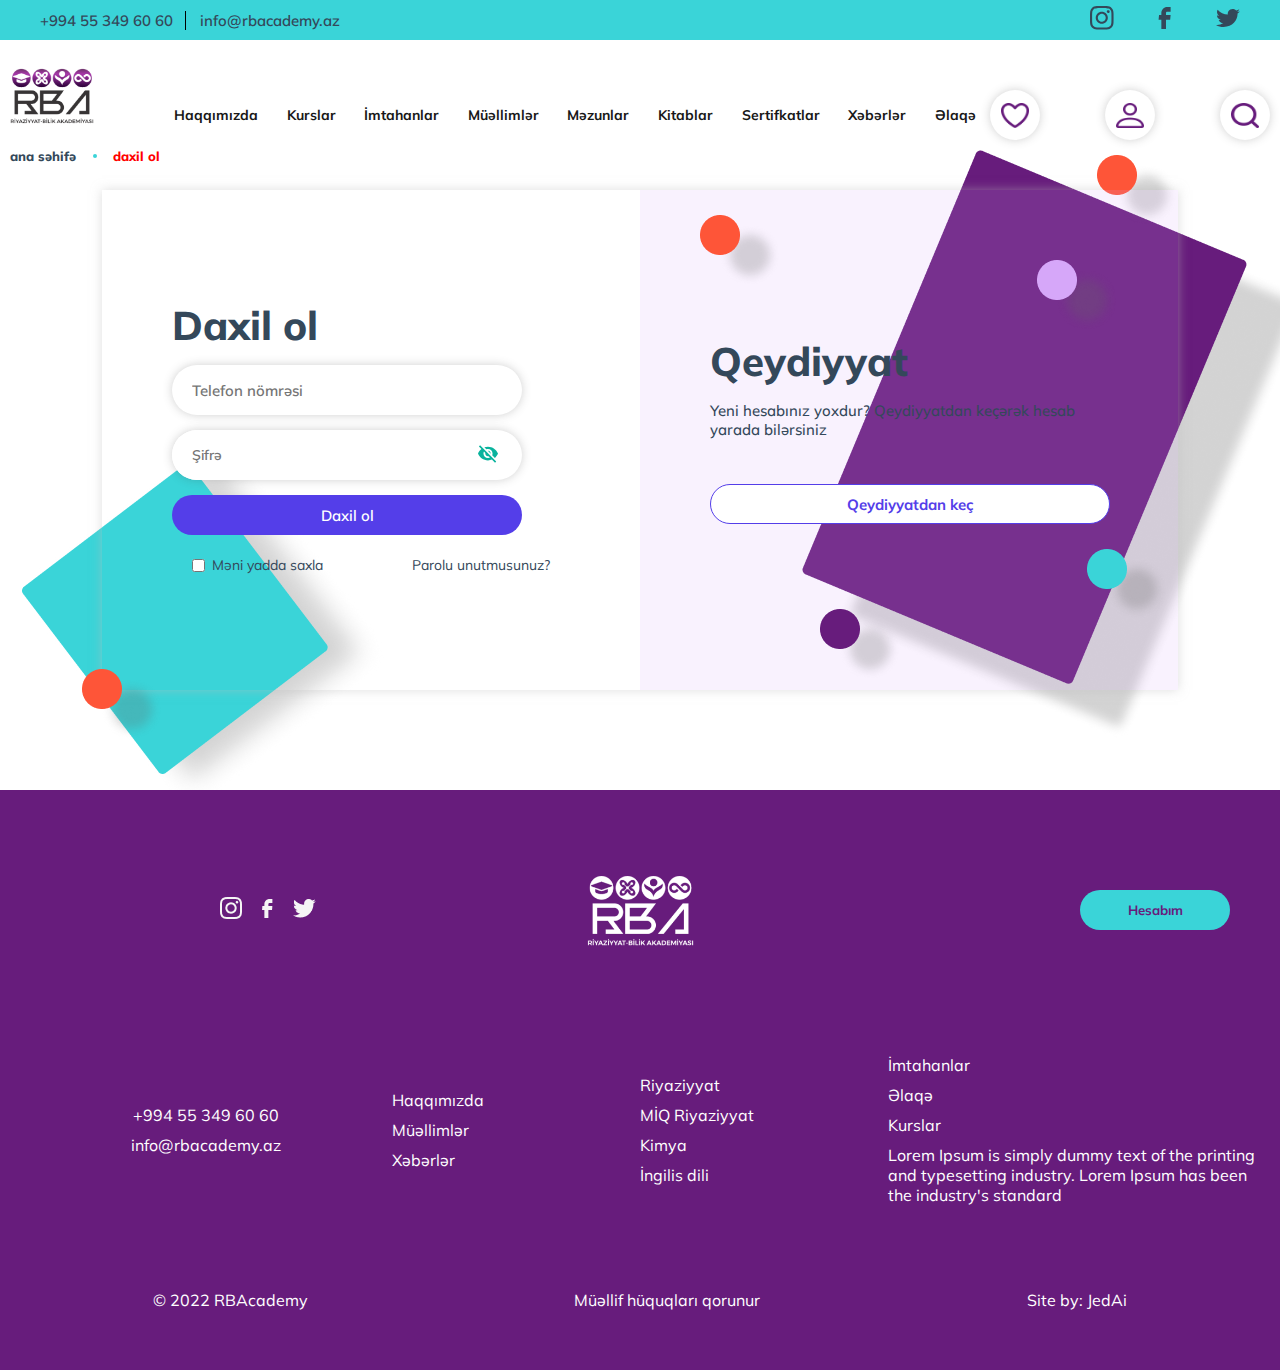
<file: DaxilOl/daxilOl.html>
<!DOCTYPE html>
<html lang="en">

<head>
    <meta charset="UTF-8">
    <meta http-equiv="X-UA-Compatible" content="IE=edge">
    <meta name="viewport" content="width=device-width, initial-scale=1.0">
    <link rel="preconnect" href="https://fonts.googleapis.com" />
    <link rel="preconnect" href="https://fonts.gstatic.com" crossorigin />
    <link
        href="https://fonts.googleapis.com/css2?family=Mulish:ital,wght@0,200;0,300;0,400;0,500;0,600;0,700;0,800;0,900;0,1000;1,200;1,300;1,400;1,500;1,600;1,700;1,800;1,900;1,1000&display=swap"
        rel="stylesheet" />

    <link rel="stylesheet" href="https://cdnjs.cloudflare.com/ajax/libs/OwlCarousel2/2.3.4/assets/owl.carousel.min.css"
        integrity="sha512-tS3S5qG0BlhnQROyJXvNjeEM4UpMXHrQfTGmbQ1gKmelCxlSEBUaxhRBj/EFTzpbP4RVSrpEikbmdJobCvhE3g=="
        crossorigin="anonymous" referrerpolicy="no-referrer" />
    <link rel="stylesheet" href="./style/daxilOl.css">
    <link rel="stylesheet" href="./mediaQuery/daxilOl565px.css">
    <title>Daxil ol</title>
</head>

<body>
    <header>
        <div class="topPartHeader">
            <div class="gmailAndPhoneInfo">
                <a href="#" class="phone">+994 55 349 60 60</a>
                <a href="#" class="email">info@rbacademy.az</a>
            </div>
            <div class="contactPart">
                <a href="https://www.instagram.com/lordmaxel/"><svg width="24" height="30" viewBox="0 0 14 14"
                        fill="none" xmlns="http://www.w3.org/2000/svg">
                        <path fill-rule="evenodd" clip-rule="evenodd"
                            d="M4.0413 0.0412569C4.77454 0.00750124 5.00833 0 6.87614 0C8.74395 0 8.97774 0.00812634 9.71037 0.0412569C10.443 0.0743874 10.9431 0.191282 11.3806 0.360685C11.8388 0.533839 12.2545 0.804509 12.5983 1.15457C12.9484 1.49775 13.2184 1.91282 13.391 2.37164C13.561 2.80922 13.6773 3.3093 13.711 4.04067C13.7448 4.77517 13.7523 5.00896 13.7523 6.87614C13.7523 8.74395 13.7442 8.97774 13.711 9.71099C13.6779 10.4424 13.561 10.9424 13.391 11.38C13.2184 11.8389 12.948 12.2547 12.5983 12.5983C12.2545 12.9484 11.8388 13.2184 11.3806 13.391C10.9431 13.561 10.443 13.6773 9.71162 13.711C8.97774 13.7448 8.74395 13.7523 6.87614 13.7523C5.00833 13.7523 4.77454 13.7442 4.0413 13.711C3.30993 13.6779 2.80984 13.561 2.37227 13.391C1.91339 13.2184 1.49764 12.9479 1.15394 12.5983C0.804121 12.255 0.53341 11.8394 0.360685 11.3806C0.191282 10.9431 0.0750125 10.443 0.0412569 9.71162C0.00750124 8.97712 0 8.74333 0 6.87614C0 5.00833 0.00812634 4.77454 0.0412569 4.04192C0.0743874 3.3093 0.191282 2.80922 0.360685 2.37164C0.533666 1.91287 0.804583 1.49732 1.15457 1.15394C1.49777 0.804197 1.91311 0.533491 2.37164 0.360685C2.80922 0.191282 3.3093 0.0750125 4.04067 0.0412569H4.0413ZM9.65473 1.27896C8.92961 1.24583 8.71207 1.23896 6.87614 1.23896C5.04021 1.23896 4.82268 1.24583 4.09756 1.27896C3.42682 1.30959 3.06301 1.42149 2.82047 1.51588C2.49979 1.6409 2.27038 1.78905 2.02971 2.02971C1.80158 2.25166 1.62601 2.52185 1.51588 2.82047C1.42149 3.06301 1.30959 3.42682 1.27896 4.09756C1.24583 4.82268 1.23896 5.04021 1.23896 6.87614C1.23896 8.71207 1.24583 8.92961 1.27896 9.65473C1.30959 10.3255 1.42149 10.6893 1.51588 10.9318C1.6259 11.23 1.80155 11.5007 2.02971 11.7226C2.25162 11.9507 2.52229 12.1264 2.82047 12.2364C3.06301 12.3308 3.42682 12.4427 4.09756 12.4733C4.82268 12.5065 5.03959 12.5133 6.87614 12.5133C8.7127 12.5133 8.92961 12.5065 9.65473 12.4733C10.3255 12.4427 10.6893 12.3308 10.9318 12.2364C11.2525 12.1114 11.4819 11.9632 11.7226 11.7226C11.9507 11.5007 12.1264 11.23 12.2364 10.9318C12.3308 10.6893 12.4427 10.3255 12.4733 9.65473C12.5065 8.92961 12.5133 8.71207 12.5133 6.87614C12.5133 5.04021 12.5065 4.82268 12.4733 4.09756C12.4427 3.42682 12.3308 3.06301 12.2364 2.82047C12.1114 2.49979 11.9632 2.27038 11.7226 2.02971C11.5006 1.80159 11.2304 1.62603 10.9318 1.51588C10.6893 1.42149 10.3255 1.30959 9.65473 1.27896ZM5.99787 8.99587C6.48837 9.20005 7.03453 9.22761 7.54309 9.07384C8.05164 8.92006 8.49103 8.5945 8.78622 8.15276C9.0814 7.71101 9.21407 7.18049 9.16155 6.6518C9.10904 6.12311 8.8746 5.62904 8.49829 5.254C8.2584 5.01426 7.96833 4.83069 7.64898 4.7165C7.32963 4.60232 6.98893 4.56036 6.65142 4.59365C6.3139 4.62694 5.98797 4.73465 5.69708 4.90902C5.40618 5.0834 5.15757 5.3201 4.96914 5.60209C4.78071 5.88408 4.65714 6.20434 4.60734 6.53981C4.55754 6.87529 4.58273 7.21763 4.68112 7.5422C4.7795 7.86677 4.94862 8.16549 5.17631 8.41685C5.404 8.66821 5.68459 8.86596 5.99787 8.99587ZM4.37698 4.37698C4.70517 4.04878 5.0948 3.78844 5.52361 3.61083C5.95241 3.43321 6.41201 3.34179 6.87614 3.34179C7.34028 3.34179 7.79988 3.43321 8.22868 3.61083C8.65749 3.78844 9.04712 4.04878 9.37531 4.37698C9.70351 4.70517 9.96384 5.0948 10.1415 5.52361C10.3191 5.95241 10.4105 6.41201 10.4105 6.87614C10.4105 7.34028 10.3191 7.79988 10.1415 8.22868C9.96384 8.65749 9.70351 9.04712 9.37531 9.37531C8.71249 10.0381 7.81351 10.4105 6.87614 10.4105C5.93878 10.4105 5.0398 10.0381 4.37698 9.37531C3.71416 8.71249 3.34179 7.81351 3.34179 6.87614C3.34179 5.93878 3.71416 5.0398 4.37698 4.37698ZM11.1944 3.86814C11.2757 3.79142 11.3408 3.69917 11.3858 3.59683C11.4309 3.4945 11.4549 3.38417 11.4565 3.27238C11.4582 3.16058 11.4374 3.0496 11.3953 2.946C11.3533 2.84239 11.2909 2.74828 11.2118 2.66922C11.1328 2.59016 11.0387 2.52777 10.9351 2.48574C10.8315 2.44371 10.7205 2.42289 10.6087 2.42452C10.4969 2.42615 10.3866 2.45019 10.2842 2.49523C10.1819 2.54026 10.0896 2.60537 10.0129 2.6867C9.86371 2.84487 9.78202 3.05496 9.78519 3.27238C9.78836 3.48979 9.87614 3.69741 10.0299 3.85117C10.1836 4.00492 10.3913 4.0927 10.6087 4.09587C10.8261 4.09904 11.0362 4.01735 11.1944 3.86814Z"
                            fill="#34485A" />
                    </svg></a>
                <a href="#"><svg width="22" height="22" viewBox="0 0 7 12" fill="none"
                        xmlns="http://www.w3.org/2000/svg">
                        <path
                            d="M1.51326 12H4.03958V6.94105H6.31579L6.56589 4.42737H4.03958V3.15789C4.03958 2.99039 4.10612 2.82975 4.22456 2.7113C4.34301 2.59286 4.50365 2.52632 4.67116 2.52632H6.56589V0H4.67116C3.83363 0 3.03041 0.332706 2.43819 0.924926C1.84597 1.51715 1.51326 2.32037 1.51326 3.15789V4.42737H0.250105L0 6.94105H1.51326V12Z"
                            fill="#34485A" />
                    </svg>
                </a>
                <a href="#"><svg width="24" height="30" viewBox="0 0 16 12" fill="none"
                        xmlns="http://www.w3.org/2000/svg">
                        <path
                            d="M16 1.42342C15.4116 1.66396 14.7795 1.82649 14.115 1.89995C14.8007 1.52145 15.3136 0.925741 15.5582 0.223974C14.914 0.576974 14.209 0.825448 13.4738 0.958593C12.9794 0.471576 12.3245 0.148773 11.6109 0.0403016C10.8973 -0.06817 10.1648 0.0437586 9.52717 0.35871C8.88955 0.673661 8.38247 1.17401 8.08467 1.78209C7.78686 2.39016 7.71499 3.07193 7.88021 3.72154C6.57496 3.66108 5.29807 3.34809 4.13242 2.80288C2.96677 2.25767 1.93841 1.49244 1.11407 0.556828C0.832203 1.0054 0.670131 1.52549 0.670131 2.07938C0.669817 2.578 0.802912 3.069 1.05761 3.50879C1.3123 3.94858 1.68073 4.32357 2.13019 4.60049C1.60893 4.58519 1.09918 4.45524 0.643354 4.22148V4.26048C0.643302 4.95983 0.905511 5.63765 1.38549 6.17894C1.86547 6.72023 2.53365 7.09165 3.27667 7.23017C2.79312 7.3509 2.28615 7.36869 1.79406 7.28218C2.0037 7.88392 2.41205 8.41013 2.96194 8.78712C3.51184 9.16412 4.17575 9.37303 4.86074 9.38462C3.69794 10.2268 2.26188 10.6836 0.783581 10.6816C0.521717 10.6816 0.260073 10.6675 0 10.6393C1.50056 11.5294 3.24731 12.0018 5.03127 12C11.0702 12 14.3715 7.38554 14.3715 3.38349C14.3715 3.25347 14.368 3.12215 14.3617 2.99213C15.0038 2.56369 15.5581 2.03315 15.9986 1.42537L16 1.42342Z"
                            fill="#34485A" />
                    </svg>
                </a>
            </div>
        </div>
        <nav class="navbar">
            <div class="infoPage">
                <a href="../index.html"><img src="../images/Header/logo.png" alt="Logo yoxdur" class="logo" /></a>
                <div class="pages">
                    <a href="../index.html">ana səhifə</a>
                    <div class="dot"></div>
                    <a href="./elaqe.html" class="red">daxil ol</a>
                </div>
            </div>
            <div class="navbarLinks" id="navbarLinks">
                <a href="../Haqqimizda/aboutUs.html" class="links anotherLinks">Haqqımızda</a>
                <a href="../Kurslar/kurslar.html" class="links">Kurslar</a>
                <a href="../Imtahanlar/imtahanlar.html" class="links anotherLinks">İmtahanlar</a>
                <a href="../Muellimler/muellimler.html" class="links">Müəllimlər</a>
                <a href="../Mezunlarimiz/mezunlarimiz.html" class="links anotherLinks">Məzunlar</a>
                <a href="../Kitablar/kitablar.html" class="links">Kitablar</a>
                <a href="../Sertifikatlar/sertifikatlar.html" class="links anotherLinks">Sertifkatlar</a>
                <a href="../Xeber/xeber.html" class="links">Xəbərlər</a>
                <a href="../Elaqe/elaqe.html" class="links anotherLinks">Əlaqə</a>
            </div>
            <div class="navbarButtons">
                <button class="buttonsInNavbar likeButton"></button>
                <a href="../DaxilOl/daxilOl.html" class="buttonsInNavbar userButton"></a>
                <button class="buttonsInNavbar searchButton"></button>
                <button class="hMenu" onclick="toggleClass()">
                    <div class="line line1"></div>
                    <div class="line line2"></div>
                    <div class="line line3"></div>
                </button>
            </div>
        </nav>
    </header>

    <main>
        <section class="daxilOl">
            <img class="orangeCircle1" src="../images/Circles/orangeCircle.png" alt="sekil yoxdur">
            <img class="orangeCircle2" src="../images/Circles/orangeCircle.png" alt="sekil yoxdur">
            <img class="purpleRectangle" src="../images/Rectangles/purpleRectangle.png" alt="sekil yoxdur">
            <img class="lightBlueRectangle" src="../images/Rectangles/lightBlueRectangle.png" alt="sekil yoxdur">
            <div class="left">
                <h1>Daxil ol</h1>
                <input type="text" name="" id="" placeholder="Telefon nömrəsi">
                <div class="password">
                    <input id="showHide" type="password" name="" id="" placeholder="Şifrə">
                    <button id="showHideButton" onclick="showHide()">
                        <svg width="20" height="20" viewBox="0 0 15 13" fill="none" xmlns="http://www.w3.org/2000/svg">
                            <path
                                d="M7.50341 2.73684C9.38608 2.73684 10.9141 4.26947 10.9141 6.1579C10.9141 6.60263 10.8254 7.02 10.6685 7.41L12.6603 9.4079C13.6903 8.54579 14.502 7.43053 15 6.1579C13.8199 3.15421 10.9072 1.02632 7.49659 1.02632C6.54161 1.02632 5.62756 1.19737 4.78172 1.50526L6.25512 2.98316C6.64393 2.82579 7.06003 2.73684 7.50341 2.73684ZM0.682128 0.868947L2.23738 2.42895L2.55116 2.74368C1.41883 3.62632 0.53206 4.80316 0 6.1579C1.18008 9.16158 4.09277 11.2895 7.50341 11.2895C8.56071 11.2895 9.57026 11.0842 10.4911 10.7147L10.7776 11.0021L12.7763 13L13.6426 12.1311L1.54843 0L0.682128 0.868947ZM4.4543 4.65263L5.5116 5.71316C5.47749 5.85684 5.45703 6.00737 5.45703 6.1579C5.45703 7.29368 6.37108 8.21053 7.50341 8.21053C7.65348 8.21053 7.80355 8.19 7.94679 8.15579L9.00409 9.21632C8.54707 9.44211 8.04229 9.57895 7.50341 9.57895C5.62074 9.57895 4.09277 8.04632 4.09277 6.1579C4.09277 5.61737 4.2292 5.11105 4.4543 4.65263ZM7.39427 4.11895L9.54297 6.27421L9.55662 6.16474C9.55662 5.02895 8.64256 4.11211 7.51023 4.11211L7.39427 4.11895Z"
                                fill="#09B39D" />
                        </svg>

                    </button>
                </div>
                <button class="signInButton">Daxil ol</button>
                <div class="agreement">
                    <input type="checkbox" name="" id="">
                    <a href="">Parolu unutmusunuz?</a>
                </div>
                <!--!-->
                <!-- <img class="orangeCircle" src="../images/Circles/orangeCircle.png" alt="sekil yoxdur">
                <img class="lightBlueCircle" src="../images/Circles/lightBlueCircle.png" alt="sekil yoxdur">
                <img class="purpleCircle" src="../images/Circles/purpleCircle.png" alt="sekil yoxdur">
                <img class="lightPurpleCircle" src="../images/Circles/lightPurpleCircle.png" alt="sekil yoxdur">

                <h1>Daxil ol</h1>
                <p>Yeni hesabınız yoxdur? Qeydiyyatdan keçərək hesab yarada bilərsiniz</p>
                <button class="signInButton1">Daxil ol</button> -->
            </div>
            <div class="right">
                <!-- <input type="text" name="" id="" placeholder="Ad, Soyad">
                <input type="text" name="" id="" placeholder="Telefon nömrəsi">
                <input type="text" name="" id="" placeholder="Email">
                <div class="password1">
                    <input id="showHide1" type="password" name="" id="" placeholder="Şifrə">
                    <button id="showHideButton1" onclick="showHide1()">

                        <svg color="red" width="20" height="20" viewBox="0 0 15 10" fill="none"
                            xmlns="http://www.w3.org/2000/svg">
                            <path
                                d="M7.5 0C4.09091 0 1.17955 2.07333 0 5C1.17955 7.92667 4.09091 10 7.5 10C10.9091 10 13.8205 7.92667 15 5C13.8205 2.07333 10.9091 0 7.5 0ZM7.5 8.33333C5.61818 8.33333 4.09091 6.84 4.09091 5C4.09091 3.16 5.61818 1.66667 7.5 1.66667C9.38182 1.66667 10.9091 3.16 10.9091 5C10.9091 6.84 9.38182 8.33333 7.5 8.33333ZM7.5 3C6.36818 3 5.45455 3.89333 5.45455 5C5.45455 6.10667 6.36818 7 7.5 7C8.63182 7 9.54545 6.10667 9.54545 5C9.54545 3.89333 8.63182 3 7.5 3Z"
                                fill="#09B39D" />
                        </svg>

                    </button>
                </div>

                <div class="password2">
                    <input id="showHide2" type="password" name="" id="" placeholder="Şifrənin təkrarı">
                    <button id="showHideButton2" onclick="showHide2()">

                        <svg width="20" height="20" viewBox="0 0 15 13" fill="none" xmlns="http://www.w3.org/2000/svg">
                            <path
                                d="M7.50341 2.73684C9.38608 2.73684 10.9141 4.26947 10.9141 6.1579C10.9141 6.60263 10.8254 7.02 10.6685 7.41L12.6603 9.4079C13.6903 8.54579 14.502 7.43053 15 6.1579C13.8199 3.15421 10.9072 1.02632 7.49659 1.02632C6.54161 1.02632 5.62756 1.19737 4.78172 1.50526L6.25512 2.98316C6.64393 2.82579 7.06003 2.73684 7.50341 2.73684ZM0.682128 0.868947L2.23738 2.42895L2.55116 2.74368C1.41883 3.62632 0.53206 4.80316 0 6.1579C1.18008 9.16158 4.09277 11.2895 7.50341 11.2895C8.56071 11.2895 9.57026 11.0842 10.4911 10.7147L10.7776 11.0021L12.7763 13L13.6426 12.1311L1.54843 0L0.682128 0.868947ZM4.4543 4.65263L5.5116 5.71316C5.47749 5.85684 5.45703 6.00737 5.45703 6.1579C5.45703 7.29368 6.37108 8.21053 7.50341 8.21053C7.65348 8.21053 7.80355 8.19 7.94679 8.15579L9.00409 9.21632C8.54707 9.44211 8.04229 9.57895 7.50341 9.57895C5.62074 9.57895 4.09277 8.04632 4.09277 6.1579C4.09277 5.61737 4.2292 5.11105 4.4543 4.65263ZM7.39427 4.11895L9.54297 6.27421L9.55662 6.16474C9.55662 5.02895 8.64256 4.11211 7.51023 4.11211L7.39427 4.11895Z"
                                fill="#09B39D" />
                        </svg>

                    </button>
                </div>

                <button class="signUpButton1">Qeydiyyatdan keç</button> -->
                <!--!-->
                <h1>Qeydiyyat</h1>
                <img class="orangeCircle" src="../images/Circles/orangeCircle.png" alt="sekil yoxdur">
                <img class="lightPurpleCircle" src="../images/Circles/lightPurpleCircle.png" alt="sekil yoxdur">
                <img class="lightBlueCircle" src="../images/Circles/lightBlueCircle.png" alt="sekil yoxdur">
                <img class="purpleCircle" src="../images/Circles/purpleCircle.png" alt="sekil yoxdur">
                <p>Yeni hesabınız yoxdur? Qeydiyyatdan keçərək hesab yarada bilərsiniz</p>
                <button id="signUpButton" onclick="signUpButtonClicked()">Qeydiyyatdan keç</button>
            </div>
        </section>
    </main>

    <footer>
        <div class="footerTop">
            <div class="part1">
                <a href=""><img src="../images/Footer/instagram.png" alt="şəkil yoxdur" /></a>
                <a href=""><img src="../images/Footer/facebook.png" alt="şəkil yoxdur" /></a>
                <a href=""><img src="../images/Footer/twitter.png" alt="şəkil yoxdur" /></a>
            </div>
            <div class="part2">
                <img src="../images/Footer/footerLogo.png" alt="şəkil yoxdur" />
            </div>
            <div class="part3">
                <button>Hesabım</button>
            </div>
            <div class="part4">
                <a href=""> +994 55 349 60 60</a>
                <a href=""> info@rbacademy.az</a>
            </div>
            <div class="part5">
                <a href="">Haqqımızda</a>
                <a href="">Müəllimlər</a>
                <a href="">Xəbərlər</a>
            </div>
            <div class="part6">
                <a href="">Riyaziyyat</a>
                <a href="">MİQ Riyaziyyat</a>
                <a href="">Kimya</a>
                <a href="">İngilis dili</a>
            </div>
            <div class="part7">
                <a href="">İmtahanlar</a>
                <a href="">Əlaqə</a>
                <a href="">Kurslar</a>
                <p>Lorem Ipsum is simply dummy text of the printing and typesetting industry. Lorem Ipsum has been the
                    industry's standard</p>
            </div>
        </div>
        <div class="footerBottom">
            <p>© 2022 RBAcademy</p>
            <p>Müəllif hüquqları qorunur</p>
            <p class="lastWord">Site by:</p>
        </div>
    </footer>
</body>

<script src="https://cdnjs.cloudflare.com/ajax/libs/jquery/3.6.3/jquery.min.js"
    integrity="sha512-STof4xm1wgkfm7heWqFJVn58Hm3EtS31XFaagaa8VMReCXAkQnJZ+jEy8PCC/iT18dFy95WcExNHFTqLyp72eQ=="
    crossorigin="anonymous" referrerpolicy="no-referrer"></script>
<script src="https://cdnjs.cloudflare.com/ajax/libs/OwlCarousel2/2.3.4/owl.carousel.min.js"
    integrity="sha512-bPs7Ae6pVvhOSiIcyUClR7/q2OAsRiovw4vAkX+zJbw3ShAeeqezq50RIIcIURq7Oa20rW2n2q+fyXBNcU9lrw=="
    crossorigin="anonymous" referrerpolicy="no-referrer"></script>
<script src="../main.js"></script>

</html>
</file>
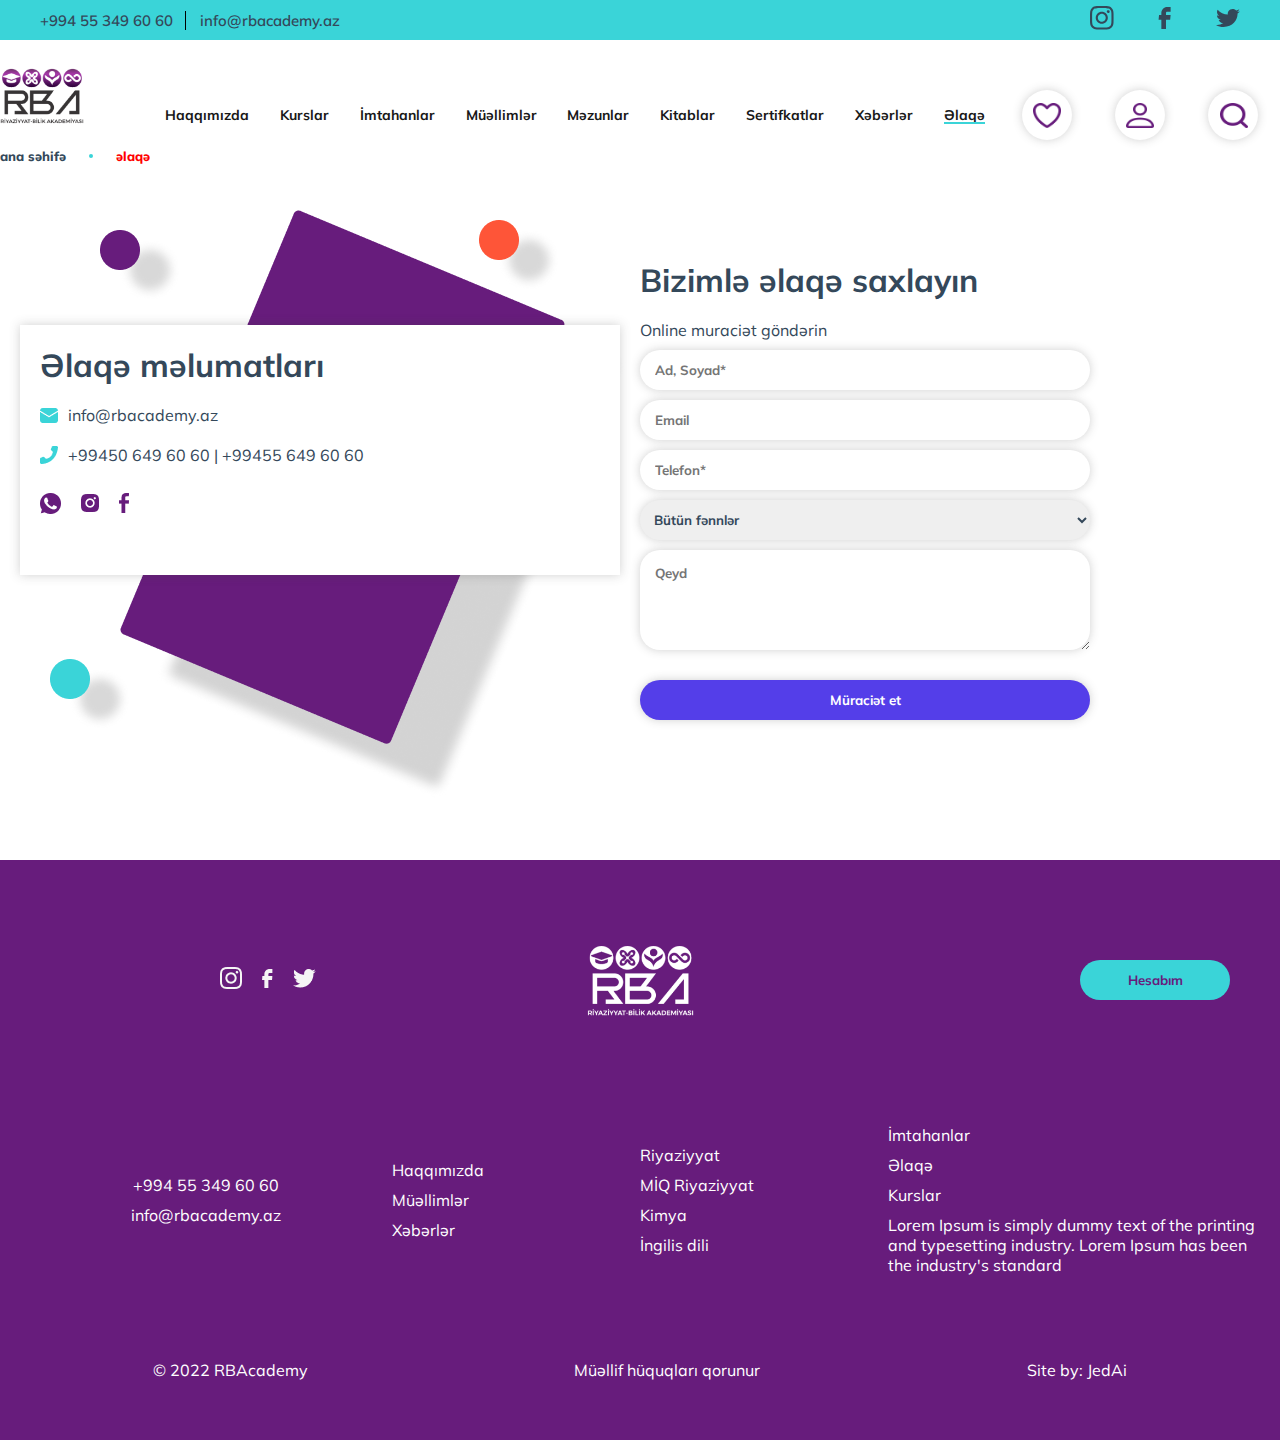
<file: Elaqe/elaqe.html>
<!DOCTYPE html>
<html lang="en">

<head>
    <meta charset="UTF-8">
    <meta http-equiv="X-UA-Compatible" content="IE=edge">
    <meta name="viewport" content="width=device-width, initial-scale=1.0">
    <link rel="preconnect" href="https://fonts.googleapis.com" />
    <link rel="preconnect" href="https://fonts.gstatic.com" crossorigin />
    <link
        href="https://fonts.googleapis.com/css2?family=Mulish:ital,wght@0,200;0,300;0,400;0,500;0,600;0,700;0,800;0,900;0,1000;1,200;1,300;1,400;1,500;1,600;1,700;1,800;1,900;1,1000&display=swap"
        rel="stylesheet" />

    <link rel="stylesheet" href="https://cdnjs.cloudflare.com/ajax/libs/OwlCarousel2/2.3.4/assets/owl.carousel.min.css"
        integrity="sha512-tS3S5qG0BlhnQROyJXvNjeEM4UpMXHrQfTGmbQ1gKmelCxlSEBUaxhRBj/EFTzpbP4RVSrpEikbmdJobCvhE3g=="
        crossorigin="anonymous" referrerpolicy="no-referrer" />
    <link rel="stylesheet" href="./style/elaqe.css">
    <title>Əlaqə</title>
</head>

<body>
    <header>
        <div class="topPartHeader">
            <div class="gmailAndPhoneInfo">
                <a href="#" class="phone">+994 55 349 60 60</a>
                <a href="#" class="email">info@rbacademy.az</a>
            </div>
            <div class="contactPart">
                <a href="https://www.instagram.com/lordmaxel/"><svg width="24" height="30" viewBox="0 0 14 14" fill="none"
                        xmlns="http://www.w3.org/2000/svg">
                        <path fill-rule="evenodd" clip-rule="evenodd"
                            d="M4.0413 0.0412569C4.77454 0.00750124 5.00833 0 6.87614 0C8.74395 0 8.97774 0.00812634 9.71037 0.0412569C10.443 0.0743874 10.9431 0.191282 11.3806 0.360685C11.8388 0.533839 12.2545 0.804509 12.5983 1.15457C12.9484 1.49775 13.2184 1.91282 13.391 2.37164C13.561 2.80922 13.6773 3.3093 13.711 4.04067C13.7448 4.77517 13.7523 5.00896 13.7523 6.87614C13.7523 8.74395 13.7442 8.97774 13.711 9.71099C13.6779 10.4424 13.561 10.9424 13.391 11.38C13.2184 11.8389 12.948 12.2547 12.5983 12.5983C12.2545 12.9484 11.8388 13.2184 11.3806 13.391C10.9431 13.561 10.443 13.6773 9.71162 13.711C8.97774 13.7448 8.74395 13.7523 6.87614 13.7523C5.00833 13.7523 4.77454 13.7442 4.0413 13.711C3.30993 13.6779 2.80984 13.561 2.37227 13.391C1.91339 13.2184 1.49764 12.9479 1.15394 12.5983C0.804121 12.255 0.53341 11.8394 0.360685 11.3806C0.191282 10.9431 0.0750125 10.443 0.0412569 9.71162C0.00750124 8.97712 0 8.74333 0 6.87614C0 5.00833 0.00812634 4.77454 0.0412569 4.04192C0.0743874 3.3093 0.191282 2.80922 0.360685 2.37164C0.533666 1.91287 0.804583 1.49732 1.15457 1.15394C1.49777 0.804197 1.91311 0.533491 2.37164 0.360685C2.80922 0.191282 3.3093 0.0750125 4.04067 0.0412569H4.0413ZM9.65473 1.27896C8.92961 1.24583 8.71207 1.23896 6.87614 1.23896C5.04021 1.23896 4.82268 1.24583 4.09756 1.27896C3.42682 1.30959 3.06301 1.42149 2.82047 1.51588C2.49979 1.6409 2.27038 1.78905 2.02971 2.02971C1.80158 2.25166 1.62601 2.52185 1.51588 2.82047C1.42149 3.06301 1.30959 3.42682 1.27896 4.09756C1.24583 4.82268 1.23896 5.04021 1.23896 6.87614C1.23896 8.71207 1.24583 8.92961 1.27896 9.65473C1.30959 10.3255 1.42149 10.6893 1.51588 10.9318C1.6259 11.23 1.80155 11.5007 2.02971 11.7226C2.25162 11.9507 2.52229 12.1264 2.82047 12.2364C3.06301 12.3308 3.42682 12.4427 4.09756 12.4733C4.82268 12.5065 5.03959 12.5133 6.87614 12.5133C8.7127 12.5133 8.92961 12.5065 9.65473 12.4733C10.3255 12.4427 10.6893 12.3308 10.9318 12.2364C11.2525 12.1114 11.4819 11.9632 11.7226 11.7226C11.9507 11.5007 12.1264 11.23 12.2364 10.9318C12.3308 10.6893 12.4427 10.3255 12.4733 9.65473C12.5065 8.92961 12.5133 8.71207 12.5133 6.87614C12.5133 5.04021 12.5065 4.82268 12.4733 4.09756C12.4427 3.42682 12.3308 3.06301 12.2364 2.82047C12.1114 2.49979 11.9632 2.27038 11.7226 2.02971C11.5006 1.80159 11.2304 1.62603 10.9318 1.51588C10.6893 1.42149 10.3255 1.30959 9.65473 1.27896ZM5.99787 8.99587C6.48837 9.20005 7.03453 9.22761 7.54309 9.07384C8.05164 8.92006 8.49103 8.5945 8.78622 8.15276C9.0814 7.71101 9.21407 7.18049 9.16155 6.6518C9.10904 6.12311 8.8746 5.62904 8.49829 5.254C8.2584 5.01426 7.96833 4.83069 7.64898 4.7165C7.32963 4.60232 6.98893 4.56036 6.65142 4.59365C6.3139 4.62694 5.98797 4.73465 5.69708 4.90902C5.40618 5.0834 5.15757 5.3201 4.96914 5.60209C4.78071 5.88408 4.65714 6.20434 4.60734 6.53981C4.55754 6.87529 4.58273 7.21763 4.68112 7.5422C4.7795 7.86677 4.94862 8.16549 5.17631 8.41685C5.404 8.66821 5.68459 8.86596 5.99787 8.99587ZM4.37698 4.37698C4.70517 4.04878 5.0948 3.78844 5.52361 3.61083C5.95241 3.43321 6.41201 3.34179 6.87614 3.34179C7.34028 3.34179 7.79988 3.43321 8.22868 3.61083C8.65749 3.78844 9.04712 4.04878 9.37531 4.37698C9.70351 4.70517 9.96384 5.0948 10.1415 5.52361C10.3191 5.95241 10.4105 6.41201 10.4105 6.87614C10.4105 7.34028 10.3191 7.79988 10.1415 8.22868C9.96384 8.65749 9.70351 9.04712 9.37531 9.37531C8.71249 10.0381 7.81351 10.4105 6.87614 10.4105C5.93878 10.4105 5.0398 10.0381 4.37698 9.37531C3.71416 8.71249 3.34179 7.81351 3.34179 6.87614C3.34179 5.93878 3.71416 5.0398 4.37698 4.37698ZM11.1944 3.86814C11.2757 3.79142 11.3408 3.69917 11.3858 3.59683C11.4309 3.4945 11.4549 3.38417 11.4565 3.27238C11.4582 3.16058 11.4374 3.0496 11.3953 2.946C11.3533 2.84239 11.2909 2.74828 11.2118 2.66922C11.1328 2.59016 11.0387 2.52777 10.9351 2.48574C10.8315 2.44371 10.7205 2.42289 10.6087 2.42452C10.4969 2.42615 10.3866 2.45019 10.2842 2.49523C10.1819 2.54026 10.0896 2.60537 10.0129 2.6867C9.86371 2.84487 9.78202 3.05496 9.78519 3.27238C9.78836 3.48979 9.87614 3.69741 10.0299 3.85117C10.1836 4.00492 10.3913 4.0927 10.6087 4.09587C10.8261 4.09904 11.0362 4.01735 11.1944 3.86814Z"
                            fill="#34485A" />
                    </svg></a>
                <a href="#"><svg width="22" height="22" viewBox="0 0 7 12" fill="none"
                        xmlns="http://www.w3.org/2000/svg">
                        <path
                            d="M1.51326 12H4.03958V6.94105H6.31579L6.56589 4.42737H4.03958V3.15789C4.03958 2.99039 4.10612 2.82975 4.22456 2.7113C4.34301 2.59286 4.50365 2.52632 4.67116 2.52632H6.56589V0H4.67116C3.83363 0 3.03041 0.332706 2.43819 0.924926C1.84597 1.51715 1.51326 2.32037 1.51326 3.15789V4.42737H0.250105L0 6.94105H1.51326V12Z"
                            fill="#34485A" />
                    </svg>
                </a>
                <a href="#"><svg width="24" height="30" viewBox="0 0 16 12" fill="none"
                        xmlns="http://www.w3.org/2000/svg">
                        <path
                            d="M16 1.42342C15.4116 1.66396 14.7795 1.82649 14.115 1.89995C14.8007 1.52145 15.3136 0.925741 15.5582 0.223974C14.914 0.576974 14.209 0.825448 13.4738 0.958593C12.9794 0.471576 12.3245 0.148773 11.6109 0.0403016C10.8973 -0.06817 10.1648 0.0437586 9.52717 0.35871C8.88955 0.673661 8.38247 1.17401 8.08467 1.78209C7.78686 2.39016 7.71499 3.07193 7.88021 3.72154C6.57496 3.66108 5.29807 3.34809 4.13242 2.80288C2.96677 2.25767 1.93841 1.49244 1.11407 0.556828C0.832203 1.0054 0.670131 1.52549 0.670131 2.07938C0.669817 2.578 0.802912 3.069 1.05761 3.50879C1.3123 3.94858 1.68073 4.32357 2.13019 4.60049C1.60893 4.58519 1.09918 4.45524 0.643354 4.22148V4.26048C0.643302 4.95983 0.905511 5.63765 1.38549 6.17894C1.86547 6.72023 2.53365 7.09165 3.27667 7.23017C2.79312 7.3509 2.28615 7.36869 1.79406 7.28218C2.0037 7.88392 2.41205 8.41013 2.96194 8.78712C3.51184 9.16412 4.17575 9.37303 4.86074 9.38462C3.69794 10.2268 2.26188 10.6836 0.783581 10.6816C0.521717 10.6816 0.260073 10.6675 0 10.6393C1.50056 11.5294 3.24731 12.0018 5.03127 12C11.0702 12 14.3715 7.38554 14.3715 3.38349C14.3715 3.25347 14.368 3.12215 14.3617 2.99213C15.0038 2.56369 15.5581 2.03315 15.9986 1.42537L16 1.42342Z"
                            fill="#34485A" />
                    </svg>
                </a>
            </div>
        </div>
        <nav class="navbar">
            <div class="infoPage">
                <a href="../index.html"><img src="../images/Header/logo.png" alt="Logo yoxdur" class="logo" /></a>
                <div class="pages">
                    <a href="../index.html">ana səhifə</a>
                    <div class="dot"></div>
                    <a href="./elaqe.html" class="red">əlaqə</a>
                </div>
            </div>
            <div class="navbarLinks">
                <a href="../Haqqimizda/aboutUs.html" class="links anotherLinks">Haqqımızda</a>
                <a href="../Kurslar/kurslar.html" class="links">Kurslar</a>
                <a href="../Imtahanlar/imtahanlar.html" class="links anotherLinks">İmtahanlar</a>
                <a href="../Muellimler/muellimler.html" class="links">Müəllimlər</a>
                <a href="../Mezunlarimiz/mezunlarimiz.html" class="links anotherLinks">Məzunlar</a>
                <a href="../Kitablar/kitablar.html" class="links">Kitablar</a>
                <a href="../Sertifikatlar/sertifikatlar.html" class="links anotherLinks">Sertifkatlar</a>
                <a href="../Xeber/xeber.html" class="links">Xəbərlər</a>
                <a href="./elaqe.html" class="links anotherLinks">Əlaqə</a>
            </div>
            <div class="navbarButtons">
                <button class="buttonsInNavbar likeButton"></button>
                <a href="../DaxilOl/daxilOl.html" class="buttonsInNavbar userButton"></a>
                <button class="buttonsInNavbar searchButton"></button>
                <button class="hMenu">
                    <div class="line line1"></div>
                    <div class="line line2"></div>
                    <div class="line line3"></div>
                </button>
            </div>
        </nav>
    </header>
    <main>
        <div class="left">
            <img class="purpleRectangle" src="../images/Rectangles/purpleRectangle.png" alt="sekil yoxdur">
            <img class="purpleCircle" src="../images/Circles/purpleCircle.png" alt="sekil yoxdur">
            <img class="orangeCircle" src="../images/Circles/orangeCircle.png" alt="sekil yoxdur">
            <img class="lightBlueCircle" src="../images/Circles/lightBlueCircle.png" alt="sekil yoxdur">
            <div class="contactCard">
                <h1>Əlaqə məlumatları</h1>
                <div class="mail">
                    <img src="./images/mail.png" alt="sekil yoxdur">
                    <a href="">info@rbacademy.az</a>
                </div>
                <div class="phone">
                    <img src="./images/phone.png" alt="sekil yoxdur">
                    <a href="">+99450 649 60 60 | +99455 649 60 60</a>
                </div>
                <div class="sosialLinks">
                    <a href=""><img src="./images/whatsapp.png" alt="sekil yoxdur"></a>
                    <a href=""><img src="./images/instagram.png" alt="sekil yoxdur"></a>
                    <a href=""><img src="./images/facebook.png" alt="sekil yoxdur"></a>
                </div>
            </div>
        </div>
        <div class="right">
            <div class="text">
                <h1>Bizimlə əlaqə saxlayın</h1>
                <p>Online muraciət göndərin</p>
            </div>
            <form action="">
                <input type="text" name="" id="" placeholder="Ad, Soyad*">
                <input type="text" name="" id="" placeholder="Email">
                <input type="text" name="" id="" placeholder="Telefon*">
                <select>
                    <option value="">Bütün fənnlər</option>
                    <option value="">Riyaziyyat</option>
                    <option value="">İngilis dili</option>
                    <option value="">Rus dili</option>
                    <option value="">Tarix</option>
                </select>
                <textarea name="" id="" cols="30" rows="10" placeholder="Qeyd"></textarea>
                <button>Müraciət et</button>
            </form>
        </div>
    </main>
    <footer>
        <div class="footerTop">
            <div class="part1">
                <a href=""><img src="../images/Footer/instagram.png" alt="şəkil yoxdur" /></a>
                <a href=""><img src="../images/Footer/facebook.png" alt="şəkil yoxdur" /></a>
                <a href=""><img src="../images/Footer/twitter.png" alt="şəkil yoxdur" /></a>
            </div>
            <div class="part2">
                <img src="../images/Footer/footerLogo.png" alt="şəkil yoxdur" />
            </div>
            <div class="part3">
                <button>Hesabım</button>
            </div>
            <div class="part4">
                <a href=""> +994 55 349 60 60</a>
                <a href=""> info@rbacademy.az</a>
            </div>
            <div class="part5">
                <a href="">Haqqımızda</a>
                <a href="">Müəllimlər</a>
                <a href="">Xəbərlər</a>
            </div>
            <div class="part6">
                <a href="">Riyaziyyat</a>
                <a href="">MİQ Riyaziyyat</a>
                <a href="">Kimya</a>
                <a href="">İngilis dili</a>
            </div>
            <div class="part7">
                <a href="">İmtahanlar</a>
                <a href="">Əlaqə</a>
                <a href="">Kurslar</a>
                <p>Lorem Ipsum is simply dummy text of the printing and typesetting industry. Lorem Ipsum has been the
                    industry's standard</p>
            </div>
        </div>
        <div class="footerBottom">
            <p>© 2022 RBAcademy</p>
            <p>Müəllif hüquqları qorunur</p>
            <p class="lastWord">Site by:</p>
        </div>
    </footer>
</body>

</html>
</file>
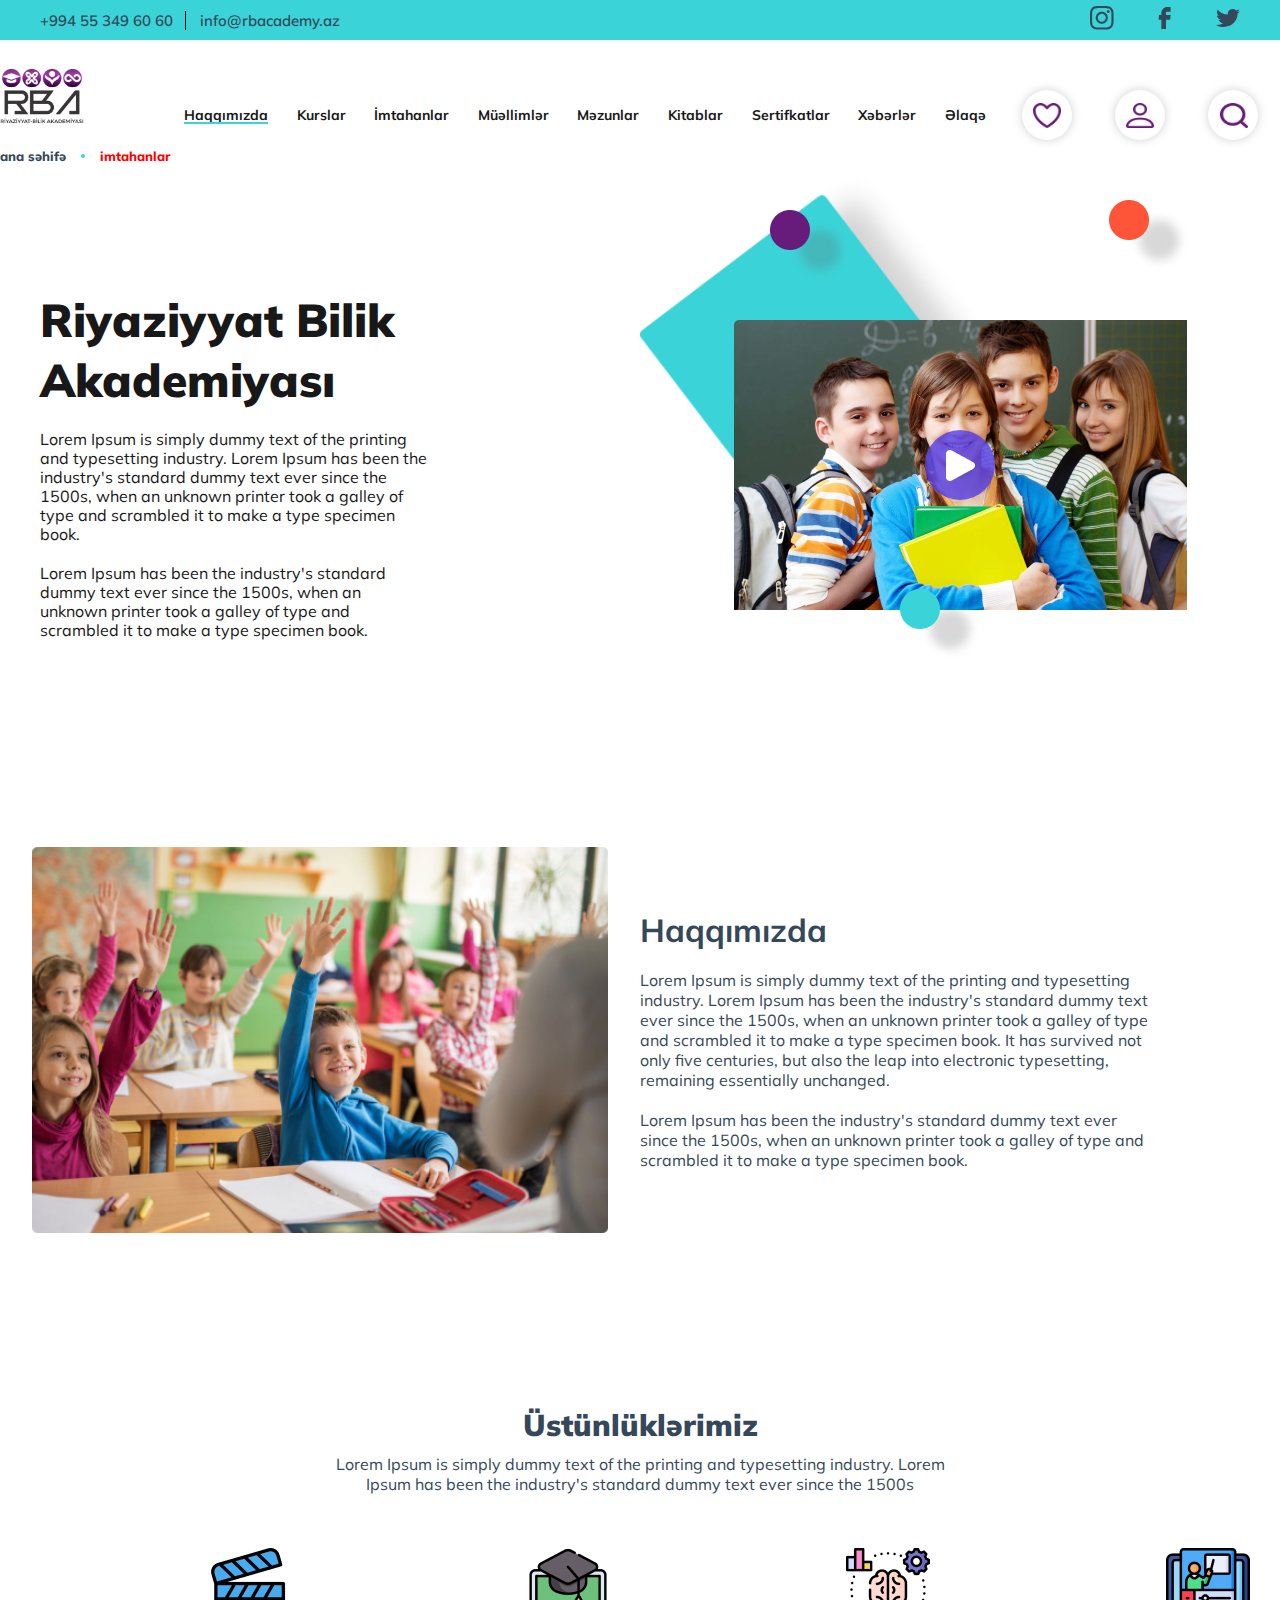
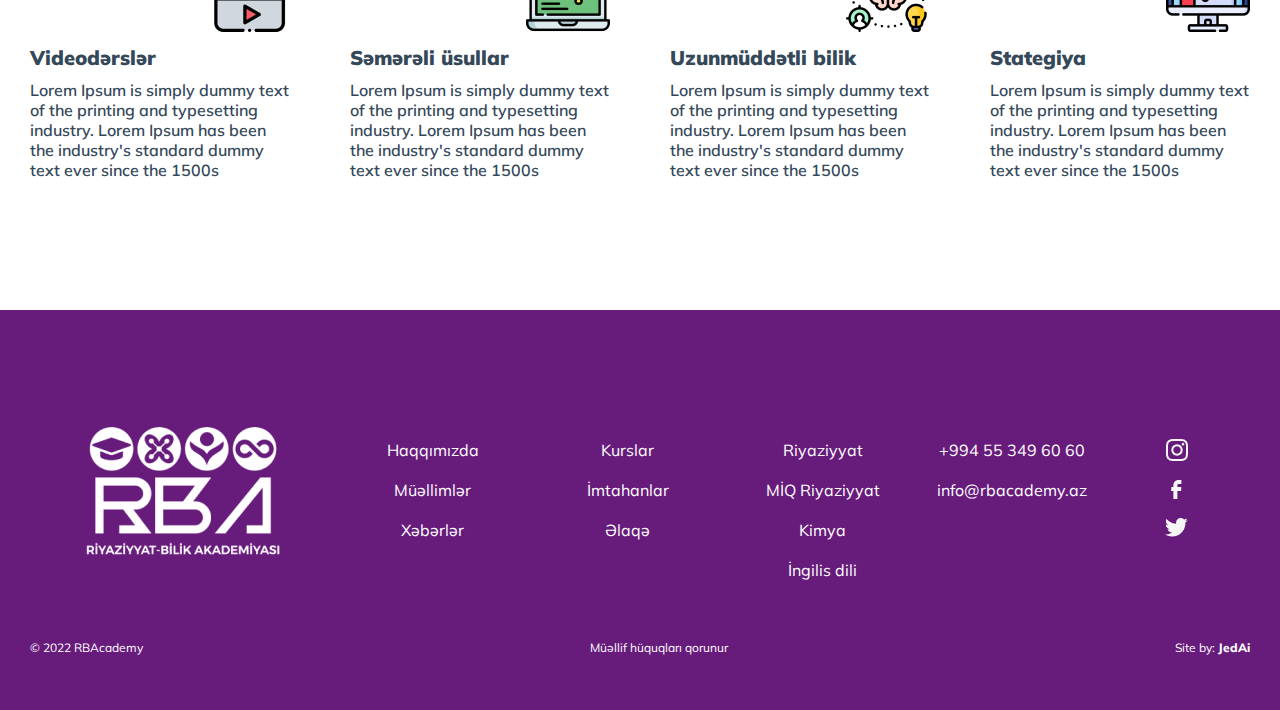
<file: Haqqimizda/aboutUs.html>
<!DOCTYPE html>
<html lang="en">

<head>
    <meta charset="UTF-8">
    <meta http-equiv="X-UA-Compatible" content="IE=edge">
    <meta name="viewport" content="width=device-width, initial-scale=1.0">
    <link rel="preconnect" href="https://fonts.googleapis.com" />
    <link rel="preconnect" href="https://fonts.gstatic.com" crossorigin />
    <link
        href="https://fonts.googleapis.com/css2?family=Mulish:ital,wght@0,200;0,300;0,400;0,500;0,600;0,700;0,800;0,900;0,1000;1,200;1,300;1,400;1,500;1,600;1,700;1,800;1,900;1,1000&display=swap"
        rel="stylesheet" />

    <link rel="stylesheet" href="https://cdnjs.cloudflare.com/ajax/libs/OwlCarousel2/2.3.4/assets/owl.carousel.min.css"
        integrity="sha512-tS3S5qG0BlhnQROyJXvNjeEM4UpMXHrQfTGmbQ1gKmelCxlSEBUaxhRBj/EFTzpbP4RVSrpEikbmdJobCvhE3g=="
        crossorigin="anonymous" referrerpolicy="no-referrer" />
    <link rel="stylesheet" href="./style/aboutUs/aboutUs.css">
    <link rel="stylesheet" href="./style/aboutUs1300px/aboutUs1300px.css">
    <title>Document</title>
</head>

<body>
    <header>
        <div class="topPartHeader">
            <div class="gmailAndPhoneInfo">
                <a href="#" class="phone">+994 55 349 60 60</a>
                <a href="#" class="email">info@rbacademy.az</a>
            </div>
            <div class="contactPart">
                <a href="https://www.instagram.com/lordmaxel/"><svg width="24" height="30" viewBox="0 0 14 14"
                        fill="none" xmlns="http://www.w3.org/2000/svg">
                        <path fill-rule="evenodd" clip-rule="evenodd"
                            d="M4.0413 0.0412569C4.77454 0.00750124 5.00833 0 6.87614 0C8.74395 0 8.97774 0.00812634 9.71037 0.0412569C10.443 0.0743874 10.9431 0.191282 11.3806 0.360685C11.8388 0.533839 12.2545 0.804509 12.5983 1.15457C12.9484 1.49775 13.2184 1.91282 13.391 2.37164C13.561 2.80922 13.6773 3.3093 13.711 4.04067C13.7448 4.77517 13.7523 5.00896 13.7523 6.87614C13.7523 8.74395 13.7442 8.97774 13.711 9.71099C13.6779 10.4424 13.561 10.9424 13.391 11.38C13.2184 11.8389 12.948 12.2547 12.5983 12.5983C12.2545 12.9484 11.8388 13.2184 11.3806 13.391C10.9431 13.561 10.443 13.6773 9.71162 13.711C8.97774 13.7448 8.74395 13.7523 6.87614 13.7523C5.00833 13.7523 4.77454 13.7442 4.0413 13.711C3.30993 13.6779 2.80984 13.561 2.37227 13.391C1.91339 13.2184 1.49764 12.9479 1.15394 12.5983C0.804121 12.255 0.53341 11.8394 0.360685 11.3806C0.191282 10.9431 0.0750125 10.443 0.0412569 9.71162C0.00750124 8.97712 0 8.74333 0 6.87614C0 5.00833 0.00812634 4.77454 0.0412569 4.04192C0.0743874 3.3093 0.191282 2.80922 0.360685 2.37164C0.533666 1.91287 0.804583 1.49732 1.15457 1.15394C1.49777 0.804197 1.91311 0.533491 2.37164 0.360685C2.80922 0.191282 3.3093 0.0750125 4.04067 0.0412569H4.0413ZM9.65473 1.27896C8.92961 1.24583 8.71207 1.23896 6.87614 1.23896C5.04021 1.23896 4.82268 1.24583 4.09756 1.27896C3.42682 1.30959 3.06301 1.42149 2.82047 1.51588C2.49979 1.6409 2.27038 1.78905 2.02971 2.02971C1.80158 2.25166 1.62601 2.52185 1.51588 2.82047C1.42149 3.06301 1.30959 3.42682 1.27896 4.09756C1.24583 4.82268 1.23896 5.04021 1.23896 6.87614C1.23896 8.71207 1.24583 8.92961 1.27896 9.65473C1.30959 10.3255 1.42149 10.6893 1.51588 10.9318C1.6259 11.23 1.80155 11.5007 2.02971 11.7226C2.25162 11.9507 2.52229 12.1264 2.82047 12.2364C3.06301 12.3308 3.42682 12.4427 4.09756 12.4733C4.82268 12.5065 5.03959 12.5133 6.87614 12.5133C8.7127 12.5133 8.92961 12.5065 9.65473 12.4733C10.3255 12.4427 10.6893 12.3308 10.9318 12.2364C11.2525 12.1114 11.4819 11.9632 11.7226 11.7226C11.9507 11.5007 12.1264 11.23 12.2364 10.9318C12.3308 10.6893 12.4427 10.3255 12.4733 9.65473C12.5065 8.92961 12.5133 8.71207 12.5133 6.87614C12.5133 5.04021 12.5065 4.82268 12.4733 4.09756C12.4427 3.42682 12.3308 3.06301 12.2364 2.82047C12.1114 2.49979 11.9632 2.27038 11.7226 2.02971C11.5006 1.80159 11.2304 1.62603 10.9318 1.51588C10.6893 1.42149 10.3255 1.30959 9.65473 1.27896ZM5.99787 8.99587C6.48837 9.20005 7.03453 9.22761 7.54309 9.07384C8.05164 8.92006 8.49103 8.5945 8.78622 8.15276C9.0814 7.71101 9.21407 7.18049 9.16155 6.6518C9.10904 6.12311 8.8746 5.62904 8.49829 5.254C8.2584 5.01426 7.96833 4.83069 7.64898 4.7165C7.32963 4.60232 6.98893 4.56036 6.65142 4.59365C6.3139 4.62694 5.98797 4.73465 5.69708 4.90902C5.40618 5.0834 5.15757 5.3201 4.96914 5.60209C4.78071 5.88408 4.65714 6.20434 4.60734 6.53981C4.55754 6.87529 4.58273 7.21763 4.68112 7.5422C4.7795 7.86677 4.94862 8.16549 5.17631 8.41685C5.404 8.66821 5.68459 8.86596 5.99787 8.99587ZM4.37698 4.37698C4.70517 4.04878 5.0948 3.78844 5.52361 3.61083C5.95241 3.43321 6.41201 3.34179 6.87614 3.34179C7.34028 3.34179 7.79988 3.43321 8.22868 3.61083C8.65749 3.78844 9.04712 4.04878 9.37531 4.37698C9.70351 4.70517 9.96384 5.0948 10.1415 5.52361C10.3191 5.95241 10.4105 6.41201 10.4105 6.87614C10.4105 7.34028 10.3191 7.79988 10.1415 8.22868C9.96384 8.65749 9.70351 9.04712 9.37531 9.37531C8.71249 10.0381 7.81351 10.4105 6.87614 10.4105C5.93878 10.4105 5.0398 10.0381 4.37698 9.37531C3.71416 8.71249 3.34179 7.81351 3.34179 6.87614C3.34179 5.93878 3.71416 5.0398 4.37698 4.37698ZM11.1944 3.86814C11.2757 3.79142 11.3408 3.69917 11.3858 3.59683C11.4309 3.4945 11.4549 3.38417 11.4565 3.27238C11.4582 3.16058 11.4374 3.0496 11.3953 2.946C11.3533 2.84239 11.2909 2.74828 11.2118 2.66922C11.1328 2.59016 11.0387 2.52777 10.9351 2.48574C10.8315 2.44371 10.7205 2.42289 10.6087 2.42452C10.4969 2.42615 10.3866 2.45019 10.2842 2.49523C10.1819 2.54026 10.0896 2.60537 10.0129 2.6867C9.86371 2.84487 9.78202 3.05496 9.78519 3.27238C9.78836 3.48979 9.87614 3.69741 10.0299 3.85117C10.1836 4.00492 10.3913 4.0927 10.6087 4.09587C10.8261 4.09904 11.0362 4.01735 11.1944 3.86814Z"
                            fill="#34485A" />
                    </svg></a>
                <a href="#"><svg width="22" height="22" viewBox="0 0 7 12" fill="none"
                        xmlns="http://www.w3.org/2000/svg">
                        <path
                            d="M1.51326 12H4.03958V6.94105H6.31579L6.56589 4.42737H4.03958V3.15789C4.03958 2.99039 4.10612 2.82975 4.22456 2.7113C4.34301 2.59286 4.50365 2.52632 4.67116 2.52632H6.56589V0H4.67116C3.83363 0 3.03041 0.332706 2.43819 0.924926C1.84597 1.51715 1.51326 2.32037 1.51326 3.15789V4.42737H0.250105L0 6.94105H1.51326V12Z"
                            fill="#34485A" />
                    </svg>
                </a>
                <a href="#"><svg width="24" height="30" viewBox="0 0 16 12" fill="none"
                        xmlns="http://www.w3.org/2000/svg">
                        <path
                            d="M16 1.42342C15.4116 1.66396 14.7795 1.82649 14.115 1.89995C14.8007 1.52145 15.3136 0.925741 15.5582 0.223974C14.914 0.576974 14.209 0.825448 13.4738 0.958593C12.9794 0.471576 12.3245 0.148773 11.6109 0.0403016C10.8973 -0.06817 10.1648 0.0437586 9.52717 0.35871C8.88955 0.673661 8.38247 1.17401 8.08467 1.78209C7.78686 2.39016 7.71499 3.07193 7.88021 3.72154C6.57496 3.66108 5.29807 3.34809 4.13242 2.80288C2.96677 2.25767 1.93841 1.49244 1.11407 0.556828C0.832203 1.0054 0.670131 1.52549 0.670131 2.07938C0.669817 2.578 0.802912 3.069 1.05761 3.50879C1.3123 3.94858 1.68073 4.32357 2.13019 4.60049C1.60893 4.58519 1.09918 4.45524 0.643354 4.22148V4.26048C0.643302 4.95983 0.905511 5.63765 1.38549 6.17894C1.86547 6.72023 2.53365 7.09165 3.27667 7.23017C2.79312 7.3509 2.28615 7.36869 1.79406 7.28218C2.0037 7.88392 2.41205 8.41013 2.96194 8.78712C3.51184 9.16412 4.17575 9.37303 4.86074 9.38462C3.69794 10.2268 2.26188 10.6836 0.783581 10.6816C0.521717 10.6816 0.260073 10.6675 0 10.6393C1.50056 11.5294 3.24731 12.0018 5.03127 12C11.0702 12 14.3715 7.38554 14.3715 3.38349C14.3715 3.25347 14.368 3.12215 14.3617 2.99213C15.0038 2.56369 15.5581 2.03315 15.9986 1.42537L16 1.42342Z"
                            fill="#34485A" />
                    </svg>
                </a>
            </div>
        </div>
        <nav class="navbar">
            <div class="infoPage">
                <a href="../index.html"><img src="../images/Header/logo.png" alt="Logo yoxdur" class="logo" /></a>
                <div class="pages">
                    <a href="../index.html">ana səhifə</a>
                    <div class="dot"></div>
                    <a href="./kurslar.html" class="red">imtahanlar</a>
                </div>
            </div>
            <div class="navbarLinks" id="navbarLinks">
                <a href="./aboutUs.html" class="links anotherLinks">Haqqımızda</a>
                <a href="../Kurslar/kurslar.html" class="links">Kurslar</a>
                <a href="../Imtahanlar/imtahanlar.html" class="links anotherLinks">İmtahanlar</a>
                <a href="../Muellimler/muellimler.html" class="links">Müəllimlər</a>
                <a href="../Mezunlarimiz/mezunlarimiz.html" class="links anotherLinks">Məzunlar</a>
                <a href="../Kitablar/kitablar.html" class="links">Kitablar</a>
                <a href="../Sertifikatlar/sertifikatlar.html" class="links anotherLinks">Sertifkatlar</a>
                <a href="../Xeber/xeber.html" class="links">Xəbərlər</a>
                <a href="../Elaqe/elaqe.html" class="links anotherLinks">Əlaqə</a>
            </div>
            <div class="navbarButtons">
                <button class="buttonsInNavbar likeButton"></button>
                <a href="../DaxilOl/daxilOl.html" class="buttonsInNavbar userButton"></a>
                <button class="buttonsInNavbar searchButton"></button>
                <button class="hMenu" onclick="toggleClass1()">
                    <div class="line line1"></div>
                    <div class="line line2"></div>
                    <div class="line line3"></div>
                </button>
            </div>
        </nav>
        <div class="middleHeader">
            <div class="topMiddleHeader">
                <div class="infoTopMiddleHeader">
                    <h1 class="infoTextOfHeader">Riyaziyyat Bilik Akademiyası</h1>
                    <p class="textInHeader">
                        Lorem Ipsum is simply dummy text of the printing and typesetting industry. Lorem Ipsum has been
                        the industry's standard dummy text ever since the 1500s, when an unknown printer took a galley
                        of type and scrambled it to make a type specimen book. </p>
                    <p class="textInHeader">
                        Lorem Ipsum has been the industry's standard dummy text ever since the 1500s, when an unknown
                        printer took a galley of type and scrambled it to make a type specimen book.
                    </p>
                </div>
                <div class="pictureTopMiddleHeader">
                    <div class="mainPicture">
                        <div class="circleOfPause">
                            <img src="../images/MiddleHeader/pause.png" alt="şəkil yoxdur" />
                        </div>
                    </div>
                    <img class="purpleRectangle" src="../images/Rectangles/purpleRectangle.png" alt="şəkil yoxdur" />
                    <img class="lightBlueRectangle" src="../images/Rectangles/lightBlueRectangle.png"
                        alt="şəkil yoxdur" />
                    <img class="orangeCircle" src="../images/Circles/orangeCircle.png" alt="şəkil yoxdur" />
                    <img class="lightBlueCircle" src="../images/Circles/lightBlueCircle.png" alt="şəkil yoxdur" />
                    <img class="purpleCircle" src="../images/Circles/purpleCircle.png" alt="şəkil yoxdur" />
                </div>
            </div>
        </div>
    </header>

    <main>
        <section class="info">
            <div class="infoPicture">
                <img class="girlPicture" src="./images/child.png" alt="şəkil yoxdur" />
                <img class="purpleSquare" src="../images/InfoPart/purpleSquare.png" alt="şəkil yoxdur" />
                <img class="lightBlueSquare" src="../images/InfoPart/lightBlueSquare.png" alt="şəkil yoxdur" />
                <img class="purpleCircle" src="../images/Circles/purpleCircle.png" alt="şəkil yoxdur" />
                <img class="orangeCircle" src="../images/Circles/orangeCircle.png" alt="şəkil yoxdur" />
            </div>
            <div class="infoText">
                <h1>Haqqımızda</h1>
                <p>
                    Lorem Ipsum is simply dummy text of the printing and typesetting industry. Lorem Ipsum has been the
                    industry's standard dummy text ever since the 1500s, when an unknown printer took a galley of type
                    and scrambled it to make a type specimen book. It has survived not only five centuries, but also the
                    leap into electronic typesetting, remaining essentially unchanged.
                </p>
                <p>
                    Lorem Ipsum has been the industry's standard dummy text ever since the 1500s, when an unknown
                    printer took a galley of type and scrambled it to make a type specimen book.
                </p>
            </div>
        </section>

        <section class="advantage">
            <div class="text">
                <h1>Üstünlüklərimiz</h1>
                <p>Lorem Ipsum is simply dummy text of the printing and typesetting industry. Lorem Ipsum has been the
                    industry's standard dummy text ever since the 1500s</p>
            </div>
            <div class="cards">
                <div class="card">
                    <div class="picture"><img src="../Haqqimizda/images/video.png" alt="sekil yoxdur"></div>
                    <h1>Videodərslər</h1>
                    <p>Lorem Ipsum is simply dummy text of the printing and typesetting industry. Lorem Ipsum has been
                        the industry's standard dummy text ever since the 1500s</p>
                </div>
                <div class="card">
                    <div class="picture"><img src="../Haqqimizda/images/learning.png" alt="sekil yoxdur"></div>
                    <h1>Səmərəli üsullar</h1>
                    <p>Lorem Ipsum is simply dummy text of the printing and typesetting industry. Lorem Ipsum has been
                        the industry's standard dummy text ever since the 1500s</p>
                </div>
                <div class="card">
                    <div class="picture"><img src="../Haqqimizda/images/knowladge.png" alt="sekil yoxdur"></div>
                    <h1>Uzunmüddətli bilik</h1>
                    <p>Lorem Ipsum is simply dummy text of the printing and typesetting industry. Lorem Ipsum has been
                        the industry's standard dummy text ever since the 1500s</p>
                </div>
                <div class="card">
                    <div class="picture"><img src="../Haqqimizda/images/onlineLesson.png" alt="sekil yoxdur"></div>
                    <h1>Stategiya</h1>
                    <p>Lorem Ipsum is simply dummy text of the printing and typesetting industry. Lorem Ipsum has been
                        the industry's standard dummy text ever since the 1500s</p>
                </div>
            </div>
        </section>
    </main>

    <footer>
        <div class="footerTop">
            <div class="part1">
                <img src="../images/Footer/footerLogo.png" alt="şəkil yoxdur" />
            </div>
            <div class="part2">
                <a href="">Haqqımızda</a>
                <a href="">Müəllimlər</a>
                <a href="">Xəbərlər</a>
            </div>
            <div class="part3">
                <a href="">Kurslar</a>
                <a href="">İmtahanlar</a>
                <a href="">Əlaqə</a>
            </div>
            <div class="part4">
                <a href="">Riyaziyyat</a>
                <a href="">MİQ Riyaziyyat</a>
                <a href="">Kimya</a>
                <a href="">İngilis dili</a>
            </div>
            <div class="part5">
                <a href=""> +994 55 349 60 60</a>
                <a href=""> info@rbacademy.az</a>
            </div>
            <div class="part6">
                <a href=""><img src="../images/Footer/instagram.png" alt="şəkil yoxdur" /></a>
                <a href=""><img src="../images/Footer/facebook.png" alt="şəkil yoxdur" /></a>
                <a href=""><img src="../images/Footer/twitter.png" alt="şəkil yoxdur" /></a>
            </div>
        </div>
        <div class="footerBottom">
            <p>© 2022 RBAcademy</p>
            <p>Müəllif hüquqları qorunur</p>
            <p class="lastWord">Site by:</p>
        </div>
    </footer>
</body>
<script src="../main.js"></script>

</html>
</file>
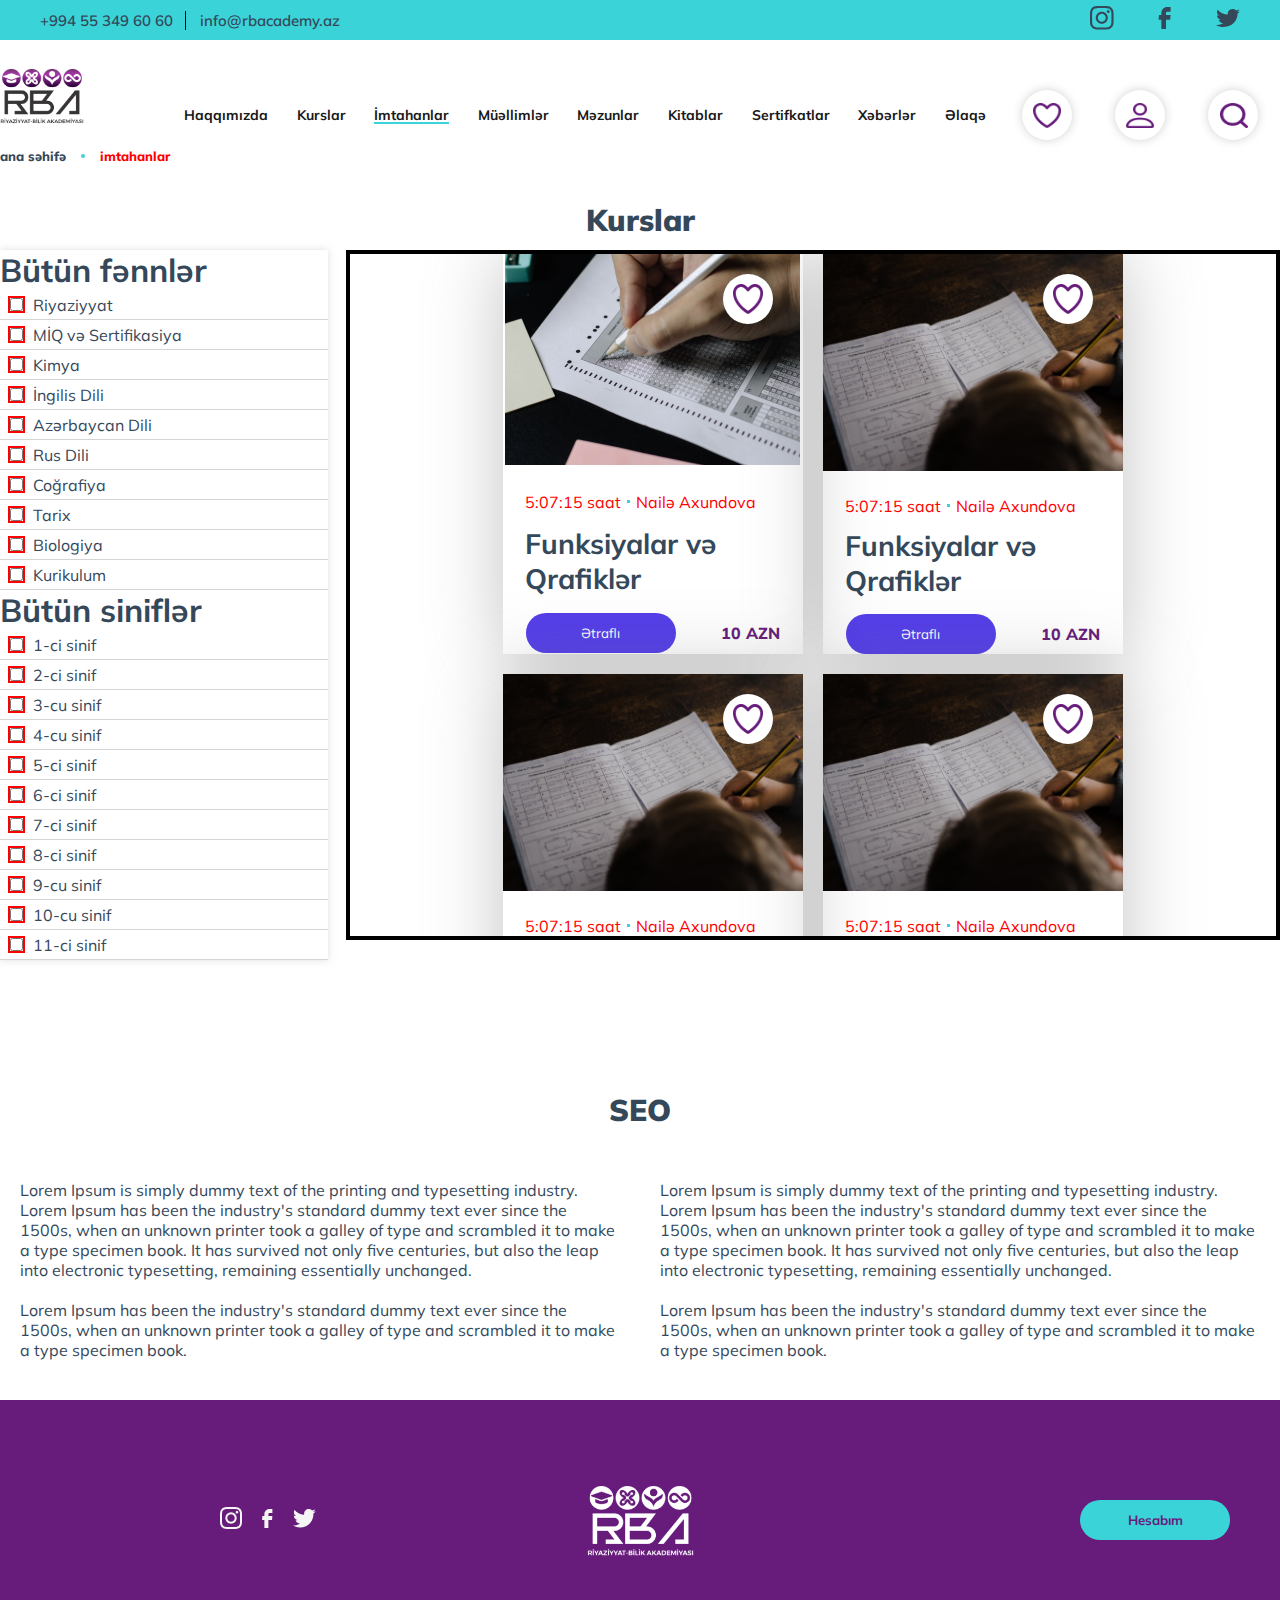
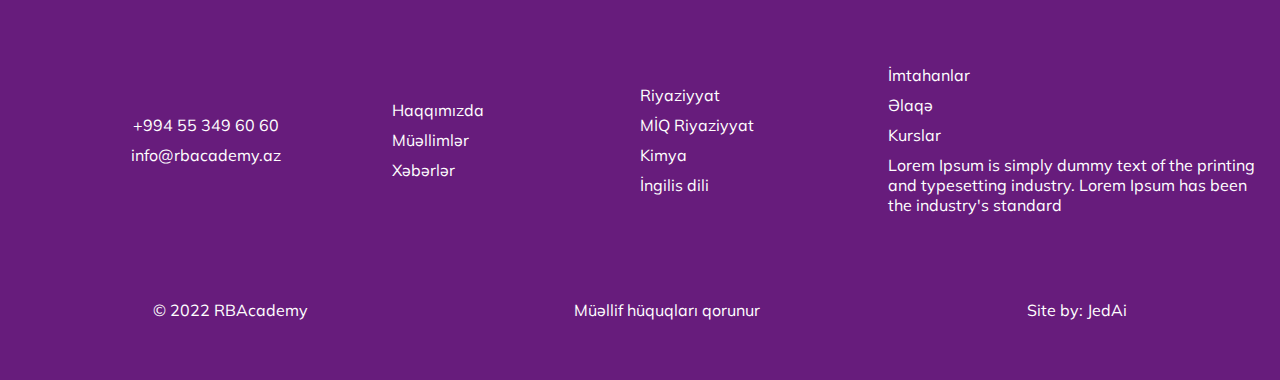
<file: Imtahanlar/imtahanlar.html>
<!DOCTYPE html>
<html lang="en">

<head>
    <meta charset="UTF-8">
    <meta http-equiv="X-UA-Compatible" content="IE=edge">
    <meta name="viewport" content="width=device-width, initial-scale=1.0">
    <title>Document</title>
    <link rel="preconnect" href="https://fonts.googleapis.com" />
    <link rel="preconnect" href="https://fonts.gstatic.com" crossorigin />
    <link
        href="https://fonts.googleapis.com/css2?family=Mulish:ital,wght@0,200;0,300;0,400;0,500;0,600;0,700;0,800;0,900;0,1000;1,200;1,300;1,400;1,500;1,600;1,700;1,800;1,900;1,1000&display=swap"
        rel="stylesheet" />

    <link rel="stylesheet" href="https://cdnjs.cloudflare.com/ajax/libs/OwlCarousel2/2.3.4/assets/owl.carousel.min.css"
        integrity="sha512-tS3S5qG0BlhnQROyJXvNjeEM4UpMXHrQfTGmbQ1gKmelCxlSEBUaxhRBj/EFTzpbP4RVSrpEikbmdJobCvhE3g=="
        crossorigin="anonymous" referrerpolicy="no-referrer" />
    <link rel="stylesheet" href="./style/imtahanlar.css">
    <link rel="stylesheet" href="./mediaQuery/mediaQuery.css">
</head>

<body>
    <header>
        <div class="topPartHeader">
            <div class="gmailAndPhoneInfo">
                <a href="#" class="phone">+994 55 349 60 60</a>
                <a href="#" class="email">info@rbacademy.az</a>
            </div>
            <div class="contactPart">
                <a href="https://www.instagram.com/lordmaxel/"><svg width="24" height="30" viewBox="0 0 14 14"
                        fill="none" xmlns="http://www.w3.org/2000/svg">
                        <path fill-rule="evenodd" clip-rule="evenodd"
                            d="M4.0413 0.0412569C4.77454 0.00750124 5.00833 0 6.87614 0C8.74395 0 8.97774 0.00812634 9.71037 0.0412569C10.443 0.0743874 10.9431 0.191282 11.3806 0.360685C11.8388 0.533839 12.2545 0.804509 12.5983 1.15457C12.9484 1.49775 13.2184 1.91282 13.391 2.37164C13.561 2.80922 13.6773 3.3093 13.711 4.04067C13.7448 4.77517 13.7523 5.00896 13.7523 6.87614C13.7523 8.74395 13.7442 8.97774 13.711 9.71099C13.6779 10.4424 13.561 10.9424 13.391 11.38C13.2184 11.8389 12.948 12.2547 12.5983 12.5983C12.2545 12.9484 11.8388 13.2184 11.3806 13.391C10.9431 13.561 10.443 13.6773 9.71162 13.711C8.97774 13.7448 8.74395 13.7523 6.87614 13.7523C5.00833 13.7523 4.77454 13.7442 4.0413 13.711C3.30993 13.6779 2.80984 13.561 2.37227 13.391C1.91339 13.2184 1.49764 12.9479 1.15394 12.5983C0.804121 12.255 0.53341 11.8394 0.360685 11.3806C0.191282 10.9431 0.0750125 10.443 0.0412569 9.71162C0.00750124 8.97712 0 8.74333 0 6.87614C0 5.00833 0.00812634 4.77454 0.0412569 4.04192C0.0743874 3.3093 0.191282 2.80922 0.360685 2.37164C0.533666 1.91287 0.804583 1.49732 1.15457 1.15394C1.49777 0.804197 1.91311 0.533491 2.37164 0.360685C2.80922 0.191282 3.3093 0.0750125 4.04067 0.0412569H4.0413ZM9.65473 1.27896C8.92961 1.24583 8.71207 1.23896 6.87614 1.23896C5.04021 1.23896 4.82268 1.24583 4.09756 1.27896C3.42682 1.30959 3.06301 1.42149 2.82047 1.51588C2.49979 1.6409 2.27038 1.78905 2.02971 2.02971C1.80158 2.25166 1.62601 2.52185 1.51588 2.82047C1.42149 3.06301 1.30959 3.42682 1.27896 4.09756C1.24583 4.82268 1.23896 5.04021 1.23896 6.87614C1.23896 8.71207 1.24583 8.92961 1.27896 9.65473C1.30959 10.3255 1.42149 10.6893 1.51588 10.9318C1.6259 11.23 1.80155 11.5007 2.02971 11.7226C2.25162 11.9507 2.52229 12.1264 2.82047 12.2364C3.06301 12.3308 3.42682 12.4427 4.09756 12.4733C4.82268 12.5065 5.03959 12.5133 6.87614 12.5133C8.7127 12.5133 8.92961 12.5065 9.65473 12.4733C10.3255 12.4427 10.6893 12.3308 10.9318 12.2364C11.2525 12.1114 11.4819 11.9632 11.7226 11.7226C11.9507 11.5007 12.1264 11.23 12.2364 10.9318C12.3308 10.6893 12.4427 10.3255 12.4733 9.65473C12.5065 8.92961 12.5133 8.71207 12.5133 6.87614C12.5133 5.04021 12.5065 4.82268 12.4733 4.09756C12.4427 3.42682 12.3308 3.06301 12.2364 2.82047C12.1114 2.49979 11.9632 2.27038 11.7226 2.02971C11.5006 1.80159 11.2304 1.62603 10.9318 1.51588C10.6893 1.42149 10.3255 1.30959 9.65473 1.27896ZM5.99787 8.99587C6.48837 9.20005 7.03453 9.22761 7.54309 9.07384C8.05164 8.92006 8.49103 8.5945 8.78622 8.15276C9.0814 7.71101 9.21407 7.18049 9.16155 6.6518C9.10904 6.12311 8.8746 5.62904 8.49829 5.254C8.2584 5.01426 7.96833 4.83069 7.64898 4.7165C7.32963 4.60232 6.98893 4.56036 6.65142 4.59365C6.3139 4.62694 5.98797 4.73465 5.69708 4.90902C5.40618 5.0834 5.15757 5.3201 4.96914 5.60209C4.78071 5.88408 4.65714 6.20434 4.60734 6.53981C4.55754 6.87529 4.58273 7.21763 4.68112 7.5422C4.7795 7.86677 4.94862 8.16549 5.17631 8.41685C5.404 8.66821 5.68459 8.86596 5.99787 8.99587ZM4.37698 4.37698C4.70517 4.04878 5.0948 3.78844 5.52361 3.61083C5.95241 3.43321 6.41201 3.34179 6.87614 3.34179C7.34028 3.34179 7.79988 3.43321 8.22868 3.61083C8.65749 3.78844 9.04712 4.04878 9.37531 4.37698C9.70351 4.70517 9.96384 5.0948 10.1415 5.52361C10.3191 5.95241 10.4105 6.41201 10.4105 6.87614C10.4105 7.34028 10.3191 7.79988 10.1415 8.22868C9.96384 8.65749 9.70351 9.04712 9.37531 9.37531C8.71249 10.0381 7.81351 10.4105 6.87614 10.4105C5.93878 10.4105 5.0398 10.0381 4.37698 9.37531C3.71416 8.71249 3.34179 7.81351 3.34179 6.87614C3.34179 5.93878 3.71416 5.0398 4.37698 4.37698ZM11.1944 3.86814C11.2757 3.79142 11.3408 3.69917 11.3858 3.59683C11.4309 3.4945 11.4549 3.38417 11.4565 3.27238C11.4582 3.16058 11.4374 3.0496 11.3953 2.946C11.3533 2.84239 11.2909 2.74828 11.2118 2.66922C11.1328 2.59016 11.0387 2.52777 10.9351 2.48574C10.8315 2.44371 10.7205 2.42289 10.6087 2.42452C10.4969 2.42615 10.3866 2.45019 10.2842 2.49523C10.1819 2.54026 10.0896 2.60537 10.0129 2.6867C9.86371 2.84487 9.78202 3.05496 9.78519 3.27238C9.78836 3.48979 9.87614 3.69741 10.0299 3.85117C10.1836 4.00492 10.3913 4.0927 10.6087 4.09587C10.8261 4.09904 11.0362 4.01735 11.1944 3.86814Z"
                            fill="#34485A" />
                    </svg></a>
                <a href="#"><svg width="22" height="22" viewBox="0 0 7 12" fill="none"
                        xmlns="http://www.w3.org/2000/svg">
                        <path
                            d="M1.51326 12H4.03958V6.94105H6.31579L6.56589 4.42737H4.03958V3.15789C4.03958 2.99039 4.10612 2.82975 4.22456 2.7113C4.34301 2.59286 4.50365 2.52632 4.67116 2.52632H6.56589V0H4.67116C3.83363 0 3.03041 0.332706 2.43819 0.924926C1.84597 1.51715 1.51326 2.32037 1.51326 3.15789V4.42737H0.250105L0 6.94105H1.51326V12Z"
                            fill="#34485A" />
                    </svg>
                </a>
                <a href="#"><svg width="24" height="30" viewBox="0 0 16 12" fill="none"
                        xmlns="http://www.w3.org/2000/svg">
                        <path
                            d="M16 1.42342C15.4116 1.66396 14.7795 1.82649 14.115 1.89995C14.8007 1.52145 15.3136 0.925741 15.5582 0.223974C14.914 0.576974 14.209 0.825448 13.4738 0.958593C12.9794 0.471576 12.3245 0.148773 11.6109 0.0403016C10.8973 -0.06817 10.1648 0.0437586 9.52717 0.35871C8.88955 0.673661 8.38247 1.17401 8.08467 1.78209C7.78686 2.39016 7.71499 3.07193 7.88021 3.72154C6.57496 3.66108 5.29807 3.34809 4.13242 2.80288C2.96677 2.25767 1.93841 1.49244 1.11407 0.556828C0.832203 1.0054 0.670131 1.52549 0.670131 2.07938C0.669817 2.578 0.802912 3.069 1.05761 3.50879C1.3123 3.94858 1.68073 4.32357 2.13019 4.60049C1.60893 4.58519 1.09918 4.45524 0.643354 4.22148V4.26048C0.643302 4.95983 0.905511 5.63765 1.38549 6.17894C1.86547 6.72023 2.53365 7.09165 3.27667 7.23017C2.79312 7.3509 2.28615 7.36869 1.79406 7.28218C2.0037 7.88392 2.41205 8.41013 2.96194 8.78712C3.51184 9.16412 4.17575 9.37303 4.86074 9.38462C3.69794 10.2268 2.26188 10.6836 0.783581 10.6816C0.521717 10.6816 0.260073 10.6675 0 10.6393C1.50056 11.5294 3.24731 12.0018 5.03127 12C11.0702 12 14.3715 7.38554 14.3715 3.38349C14.3715 3.25347 14.368 3.12215 14.3617 2.99213C15.0038 2.56369 15.5581 2.03315 15.9986 1.42537L16 1.42342Z"
                            fill="#34485A" />
                    </svg>
                </a>
            </div>
        </div>
        <nav class="navbar">
            <div class="infoPage">
                <a href="../index.html"><img src="../images/Header/logo.png" alt="Logo yoxdur" class="logo" /></a>
                <div class="pages">
                    <a href="../index.html">ana səhifə</a>
                    <div class="dot"></div>
                    <a href="./kurslar.html" class="red">imtahanlar</a>
                </div>
            </div>
            <div class="navbarLinks" id="navbarLinks">
                <a href="../Haqqimizda/aboutUs.html" class="links anotherLinks">Haqqımızda</a>
                <a href="../Kurslar/kurslar.html" class="links">Kurslar</a>
                <a href="./imtahanlar.html" class="links anotherLinks">İmtahanlar</a>
                <a href="../Muellimler/muellimler.html" class="links">Müəllimlər</a>
                <a href="../Mezunlarimiz/mezunlarimiz.html" class="links anotherLinks">Məzunlar</a>
                <a href="../Kitablar/kitablar.html" class="links">Kitablar</a>
                <a href="../Sertifikatlar/sertifikatlar.html" class="links anotherLinks">Sertifkatlar</a>
                <a href="../Xeber/xeber.html" class="links">Xəbərlər</a>
                <a href="../Elaqe/elaqe.html" class="links anotherLinks">Əlaqə</a>
            </div>
            <div class="navbarButtons">
                <button class="buttonsInNavbar likeButton"></button>
                <a href="../DaxilOl/daxilOl.html" class="buttonsInNavbar userButton"></a>
                <button class="buttonsInNavbar searchButton"></button>
                <button class="hMenu" onclick="toggleClass()">
                    <div class="line line1"></div>
                    <div class="line line2"></div>
                    <div class="line line3"></div>
                </button>
            </div>
        </nav>
    </header>

    <main>
        <section class="courses">
            <div class="text">
                <h1>Kurslar</h1>
            </div>
            <div class="container">
                <div class="choises">
                    <div class="table">
                        <form class="subjects">
                            <h1>Bütün fənnlər</h1>
                            <div class="checkbox">
                                <input name="" type="checkbox">
                                <p>Riyaziyyat</p>
                            </div>

                            <div class="checkbox">
                                <input name="subject" type="checkbox">
                                <p>MİQ və Sertifikasiya</p>
                            </div>

                            <div class="checkbox">
                                <input name="subject" type="checkbox">
                                <p>Kimya</p>
                            </div>

                            <div class="checkbox">
                                <input name="subject" type="checkbox">
                                <p>İngilis Dili</p>
                            </div>

                            <div class="checkbox">
                                <input name="subject" type="checkbox">
                                <p>Azərbaycan Dili</p>
                            </div>

                            <div class="checkbox">
                                <input name="subject" type="checkbox">
                                <p>Rus Dili</p>
                            </div>

                            <div class="checkbox">
                                <input name="subject" type="checkbox">
                                <p>Coğrafiya</p>
                            </div>

                            <div class="checkbox">
                                <input name="subject" type="checkbox">
                                <p>Tarix</p>
                            </div>

                            <div class="checkbox">
                                <input name="subject" type="checkbox">
                                <p>Biologiya</p>
                            </div>

                            <div class="checkbox">
                                <input name="subject" type="checkbox">
                                <p>Kurikulum</p>
                            </div>


                        </form>

                        <form class="classes">
                            <h1>Bütün siniflər</h1>
                            <div class="checkbox">
                                <input name="class" type="checkbox">
                                <p>1-ci sinif</p>
                            </div>
                            <div class="checkbox">
                                <input name="class" type="checkbox">
                                <p>2-ci sinif</p>
                            </div>
                            <div class="checkbox">
                                <input name="class" type="checkbox">
                                <p>3-cu sinif</p>
                            </div>
                            <div class="checkbox">
                                <input name="class" type="checkbox">
                                <p>4-cu sinif</p>
                            </div>
                            <div class="checkbox">
                                <input name="class" type="checkbox">
                                <p>5-ci sinif</p>
                            </div>
                            <div class="checkbox">
                                <input name="class" type="checkbox">
                                <p>6-ci sinif</p>
                            </div>
                            <div class="checkbox">
                                <input name="class" type="checkbox">
                                <p>7-ci sinif</p>
                            </div>
                            <div class="checkbox">
                                <input name="class" type="checkbox">
                                <p>8-ci sinif</p>
                            </div>
                            <div class="checkbox">
                                <input name="class" type="checkbox">
                                <p>9-cu sinif</p>
                            </div>
                            <div class="checkbox">
                                <input name="class" type="checkbox">
                                <p>10-cu sinif</p>
                            </div>
                            <div class="checkbox">
                                <input name="class" type="checkbox">
                                <p>11-ci sinif</p>
                            </div>
                        </form>
                    </div>
                </div>
                <div class="cards">
                    <div class="card">
                        <div class="pictureForCourseCard">
                            <img class="mainPictureForCard" src="./images/pic1.png" alt="şəkil yoxdur" />
                            <button class="likeCircleForCourse"></button>
                        </div>
                        <div class="forStars"></div>
                        <div class="dateAndName">
                            <p class="dateCard">5:07:15 saat</p>
                            <div class="dot"></div>
                            <p class="name">Nailə Axundova</p>
                        </div>
                        <div class="nameOfCard">
                            <h1>Funksiyalar və Qrafiklər</h1>
                        </div>
                        <div class="informationOfCard">
                            <p>
                                Lorem Ipsum is simply dummy text of the printing and typesetting
                                industry. Lorem Ipsum has been the industry's standard dummy
                                text ever since the 1500s
                            </p>
                        </div>
                        <div class="buttonAndPrice">
                            <button class="detailsButton">Ətraflı</button>
                            <p>10 AZN <sup>ay</sup></p>
                        </div>
                    </div>
                    <div class="card">
                        <div class="pictureForCourseCard">
                            <img class="mainPictureForCard" src="./images/pic2.png" alt="şəkil yoxdur" />
                            <button class="likeCircleForCourse"></button>
                        </div>
                        <div class="forStars"></div>
                        <div class="dateAndName">
                            <p class="dateCard">5:07:15 saat</p>
                            <div class="dot"></div>
                            <p class="name">Nailə Axundova</p>
                        </div>
                        <div class="nameOfCard">
                            <h1>Funksiyalar və Qrafiklər</h1>
                        </div>
                        <div class="informationOfCard">
                            <p>
                                Lorem Ipsum is simply dummy text of the printing and typesetting
                                industry. Lorem Ipsum has been the industry's standard dummy
                                text ever since the 1500s
                            </p>
                        </div>
                        <div class="buttonAndPrice">
                            <button class="detailsButton">Ətraflı</button>
                            <p>10 AZN <sup>ay</sup></p>
                        </div>
                    </div>
                    <div class="card">
                        <div class="pictureForCourseCard">
                            <img class="mainPictureForCard" src="./images/pic2.png" alt="şəkil yoxdur" />
                            <button class="likeCircleForCourse"></button>
                        </div>
                        <div class="forStars"></div>
                        <div class="dateAndName">
                            <p class="dateCard">5:07:15 saat</p>
                            <div class="dot"></div>
                            <p class="name">Nailə Axundova</p>
                        </div>
                        <div class="nameOfCard">
                            <h1>Funksiyalar və Qrafiklər</h1>
                        </div>
                        <div class="informationOfCard">
                            <p>
                                Lorem Ipsum is simply dummy text of the printing and typesetting
                                industry. Lorem Ipsum has been the industry's standard dummy
                                text ever since the 1500s
                            </p>
                        </div>
                        <div class="buttonAndPrice">
                            <button class="detailsButton">Ətraflı</button>
                            <p>10 AZN <sup>ay</sup></p>
                        </div>
                    </div>
                    <div class="card">
                        <div class="pictureForCourseCard">
                            <img class="mainPictureForCard" src="./images/pic2.png" alt="şəkil yoxdur" />
                            <button class="likeCircleForCourse"></button>
                        </div>
                        <div class="forStars"></div>
                        <div class="dateAndName">
                            <p class="dateCard">5:07:15 saat</p>
                            <div class="dot"></div>
                            <p class="name">Nailə Axundova</p>
                        </div>
                        <div class="nameOfCard">
                            <h1>Funksiyalar və Qrafiklər</h1>
                        </div>
                        <div class="informationOfCard">
                            <p>
                                Lorem Ipsum is simply dummy text of the printing and typesetting
                                industry. Lorem Ipsum has been the industry's standard dummy
                                text ever since the 1500s
                            </p>
                        </div>
                        <div class="buttonAndPrice">
                            <button class="detailsButton">Ətraflı</button>
                            <p>10 AZN <sup>ay</sup></p>
                        </div>
                    </div>
                    <div class="card">
                        <div class="pictureForCourseCard">
                            <img class="mainPictureForCard" src="./images/pic2.png" alt="şəkil yoxdur" />
                            <button class="likeCircleForCourse"></button>
                        </div>
                        <div class="forStars"></div>
                        <div class="dateAndName">
                            <p class="dateCard">5:07:15 saat</p>
                            <div class="dot"></div>
                            <p class="name">Nailə Axundova</p>
                        </div>
                        <div class="nameOfCard">
                            <h1>Funksiyalar və Qrafiklər</h1>
                        </div>
                        <div class="informationOfCard">
                            <p>
                                Lorem Ipsum is simply dummy text of the printing and typesetting
                                industry. Lorem Ipsum has been the industry's standard dummy
                                text ever since the 1500s
                            </p>
                        </div>
                        <div class="buttonAndPrice">
                            <button class="detailsButton">Ətraflı</button>
                            <p>10 AZN <sup>ay</sup></p>
                        </div>
                    </div>
                    <div class="card">
                        <div class="pictureForCourseCard">
                            <img class="mainPictureForCard" src="./images/pic2.png" alt="şəkil yoxdur" />
                            <button class="likeCircleForCourse"></button>
                        </div>
                        <div class="forStars"></div>
                        <div class="dateAndName">
                            <p class="dateCard">5:07:15 saat</p>
                            <div class="dot"></div>
                            <p class="name">Nailə Axundova</p>
                        </div>
                        <div class="nameOfCard">
                            <h1>Funksiyalar və Qrafiklər</h1>
                        </div>
                        <div class="informationOfCard">
                            <p>
                                Lorem Ipsum is simply dummy text of the printing and typesetting
                                industry. Lorem Ipsum has been the industry's standard dummy
                                text ever since the 1500s
                            </p>
                        </div>
                        <div class="buttonAndPrice">
                            <button class="detailsButton">Ətraflı</button>
                            <p>10 AZN <sup>ay</sup></p>
                        </div>
                    </div>
                    <div class="card">
                        <div class="pictureForCourseCard">
                            <img class="mainPictureForCard" src="./images/pic2.png" alt="şəkil yoxdur" />
                            <button class="likeCircleForCourse"></button>
                        </div>
                        <div class="forStars"></div>
                        <div class="dateAndName">
                            <p class="dateCard">5:07:15 saat</p>
                            <div class="dot"></div>
                            <p class="name">Nailə Axundova</p>
                        </div>
                        <div class="nameOfCard">
                            <h1>Funksiyalar və Qrafiklər</h1>
                        </div>
                        <div class="informationOfCard">
                            <p>
                                Lorem Ipsum is simply dummy text of the printing and typesetting
                                industry. Lorem Ipsum has been the industry's standard dummy
                                text ever since the 1500s
                            </p>
                        </div>
                        <div class="buttonAndPrice">
                            <button class="detailsButton">Ətraflı</button>
                            <p>10 AZN <sup>ay</sup></p>
                        </div>
                    </div>
                    <div class="card">
                        <div class="pictureForCourseCard">
                            <img class="mainPictureForCard" src="./images/pic2.png" alt="şəkil yoxdur" />
                            <button class="likeCircleForCourse"></button>
                        </div>
                        <div class="forStars"></div>
                        <div class="dateAndName">
                            <p class="dateCard">5:07:15 saat</p>
                            <div class="dot"></div>
                            <p class="name">Nailə Axundova</p>
                        </div>
                        <div class="nameOfCard">
                            <h1>Funksiyalar və Qrafiklər</h1>
                        </div>
                        <div class="informationOfCard">
                            <p>
                                Lorem Ipsum is simply dummy text of the printing and typesetting
                                industry. Lorem Ipsum has been the industry's standard dummy
                                text ever since the 1500s
                            </p>
                        </div>
                        <div class="buttonAndPrice">
                            <button class="detailsButton">Ətraflı</button>
                            <p>10 AZN <sup>ay</sup></p>
                        </div>
                    </div>
                    <div class="card">
                        <div class="pictureForCourseCard">
                            <img class="mainPictureForCard" src="./images/pic2.png" alt="şəkil yoxdur" />
                            <button class="likeCircleForCourse"></button>
                        </div>
                        <div class="forStars"></div>
                        <div class="dateAndName">
                            <p class="dateCard">5:07:15 saat</p>
                            <div class="dot"></div>
                            <p class="name">Nailə Axundova</p>
                        </div>
                        <div class="nameOfCard">
                            <h1>Funksiyalar və Qrafiklər</h1>
                        </div>
                        <div class="informationOfCard">
                            <p>
                                Lorem Ipsum is simply dummy text of the printing and typesetting
                                industry. Lorem Ipsum has been the industry's standard dummy
                                text ever since the 1500s
                            </p>
                        </div>
                        <div class="buttonAndPrice">
                            <button class="detailsButton">Ətraflı</button>
                            <p>10 AZN <sup>ay</sup></p>
                        </div>
                    </div>
                    <div class="card">
                        <div class="pictureForCourseCard">
                            <img class="mainPictureForCard" src="./images/pic2.png" alt="şəkil yoxdur" />
                            <button class="likeCircleForCourse"></button>
                        </div>
                        <div class="forStars"></div>
                        <div class="dateAndName">
                            <p class="dateCard">5:07:15 saat</p>
                            <div class="dot"></div>
                            <p class="name">Nailə Axundova</p>
                        </div>
                        <div class="nameOfCard">
                            <h1>Funksiyalar və Qrafiklər</h1>
                        </div>
                        <div class="informationOfCard">
                            <p>
                                Lorem Ipsum is simply dummy text of the printing and typesetting
                                industry. Lorem Ipsum has been the industry's standard dummy
                                text ever since the 1500s
                            </p>
                        </div>
                        <div class="buttonAndPrice">
                            <button class="detailsButton">Ətraflı</button>
                            <p>10 AZN <sup>ay</sup></p>
                        </div>
                    </div>
                    <div class="card">
                        <div class="pictureForCourseCard">
                            <img class="mainPictureForCard" src="./images/pic2.png" alt="şəkil yoxdur" />
                            <button class="likeCircleForCourse"></button>
                        </div>
                        <div class="forStars"></div>
                        <div class="dateAndName">
                            <p class="dateCard">5:07:15 saat</p>
                            <div class="dot"></div>
                            <p class="name">Nailə Axundova</p>
                        </div>
                        <div class="nameOfCard">
                            <h1>Funksiyalar və Qrafiklər</h1>
                        </div>
                        <div class="informationOfCard">
                            <p>
                                Lorem Ipsum is simply dummy text of the printing and typesetting
                                industry. Lorem Ipsum has been the industry's standard dummy
                                text ever since the 1500s
                            </p>
                        </div>
                        <div class="buttonAndPrice">
                            <button class="detailsButton">Ətraflı</button>
                            <p>10 AZN <sup>ay</sup></p>
                        </div>
                    </div>
                    <div class="card">
                        <div class="pictureForCourseCard">
                            <img class="mainPictureForCard" src="./images/pic2.png" alt="şəkil yoxdur" />
                            <button class="likeCircleForCourse"></button>
                        </div>
                        <div class="forStars"></div>
                        <div class="dateAndName">
                            <p class="dateCard">5:07:15 saat</p>
                            <div class="dot"></div>
                            <p class="name">Nailə Axundova</p>
                        </div>
                        <div class="nameOfCard">
                            <h1>Funksiyalar və Qrafiklər</h1>
                        </div>
                        <div class="informationOfCard">
                            <p>
                                Lorem Ipsum is simply dummy text of the printing and typesetting
                                industry. Lorem Ipsum has been the industry's standard dummy
                                text ever since the 1500s
                            </p>
                        </div>
                        <div class="buttonAndPrice">
                            <button class="detailsButton">Ətraflı</button>
                            <p>10 AZN <sup>ay</sup></p>
                        </div>
                    </div>
                </div>
            </div>
        </section>
        <section class="seo">
            <div class="title">
                <h1>SEO</h1>
            </div>
            <div class="text">
                <div class="textContainer">Lorem Ipsum is simply dummy text of the printing and typesetting industry.
                    Lorem Ipsum
                    has been the industry's standard dummy text ever since the 1500s, when an unknown printer took a
                    galley of type and scrambled it to make a type specimen book. It has survived not only five
                    centuries, but also the leap into electronic typesetting, remaining essentially unchanged.
                    <br>
                    <br>
                    Lorem Ipsum has been the industry's standard dummy text ever since the 1500s, when an unknown
                    printer took a galley of type and scrambled it to make a type specimen book.
                </div>
                <div class="textContainer">Lorem Ipsum is simply dummy text of the printing and typesetting industry.
                    Lorem Ipsum
                    has been the industry's standard dummy text ever since the 1500s, when an unknown printer took a
                    galley of type and scrambled it to make a type specimen book. It has survived not only five
                    centuries, but also the leap into electronic typesetting, remaining essentially unchanged.
                    <br>
                    <br>
                    Lorem Ipsum has been the industry's standard dummy text ever since the 1500s, when an unknown
                    printer took a galley of type and scrambled it to make a type specimen book.
                </div>
            </div>
        </section>
    </main>

    <footer>
        <div class="footerTop">
            <div class="part1">
                <a href=""><img src="../images/Footer/instagram.png" alt="şəkil yoxdur" /></a>
                <a href=""><img src="../images/Footer/facebook.png" alt="şəkil yoxdur" /></a>
                <a href=""><img src="../images/Footer/twitter.png" alt="şəkil yoxdur" /></a>
            </div>
            <div class="part2">
                <img src="../images/Footer/footerLogo.png" alt="şəkil yoxdur" />
            </div>
            <div class="part3">
                <button>Hesabım</button>
            </div>
            <div class="part4">
                <a href=""> +994 55 349 60 60</a>
                <a href=""> info@rbacademy.az</a>
            </div>
            <div class="part5">
                <a href="">Haqqımızda</a>
                <a href="">Müəllimlər</a>
                <a href="">Xəbərlər</a>
            </div>
            <div class="part6">
                <a href="">Riyaziyyat</a>
                <a href="">MİQ Riyaziyyat</a>
                <a href="">Kimya</a>
                <a href="">İngilis dili</a>
            </div>
            <div class="part7">
                <a href="">İmtahanlar</a>
                <a href="">Əlaqə</a>
                <a href="">Kurslar</a>
                <p>Lorem Ipsum is simply dummy text of the printing and typesetting industry. Lorem Ipsum has been the
                    industry's standard</p>
            </div>
        </div>
        <div class="footerBottom">
            <p>© 2022 RBAcademy</p>
            <p>Müəllif hüquqları qorunur</p>
            <p class="lastWord">Site by:</p>
        </div>
    </footer>
</body>
<script src="../main.js"></script>

</html>
</file>
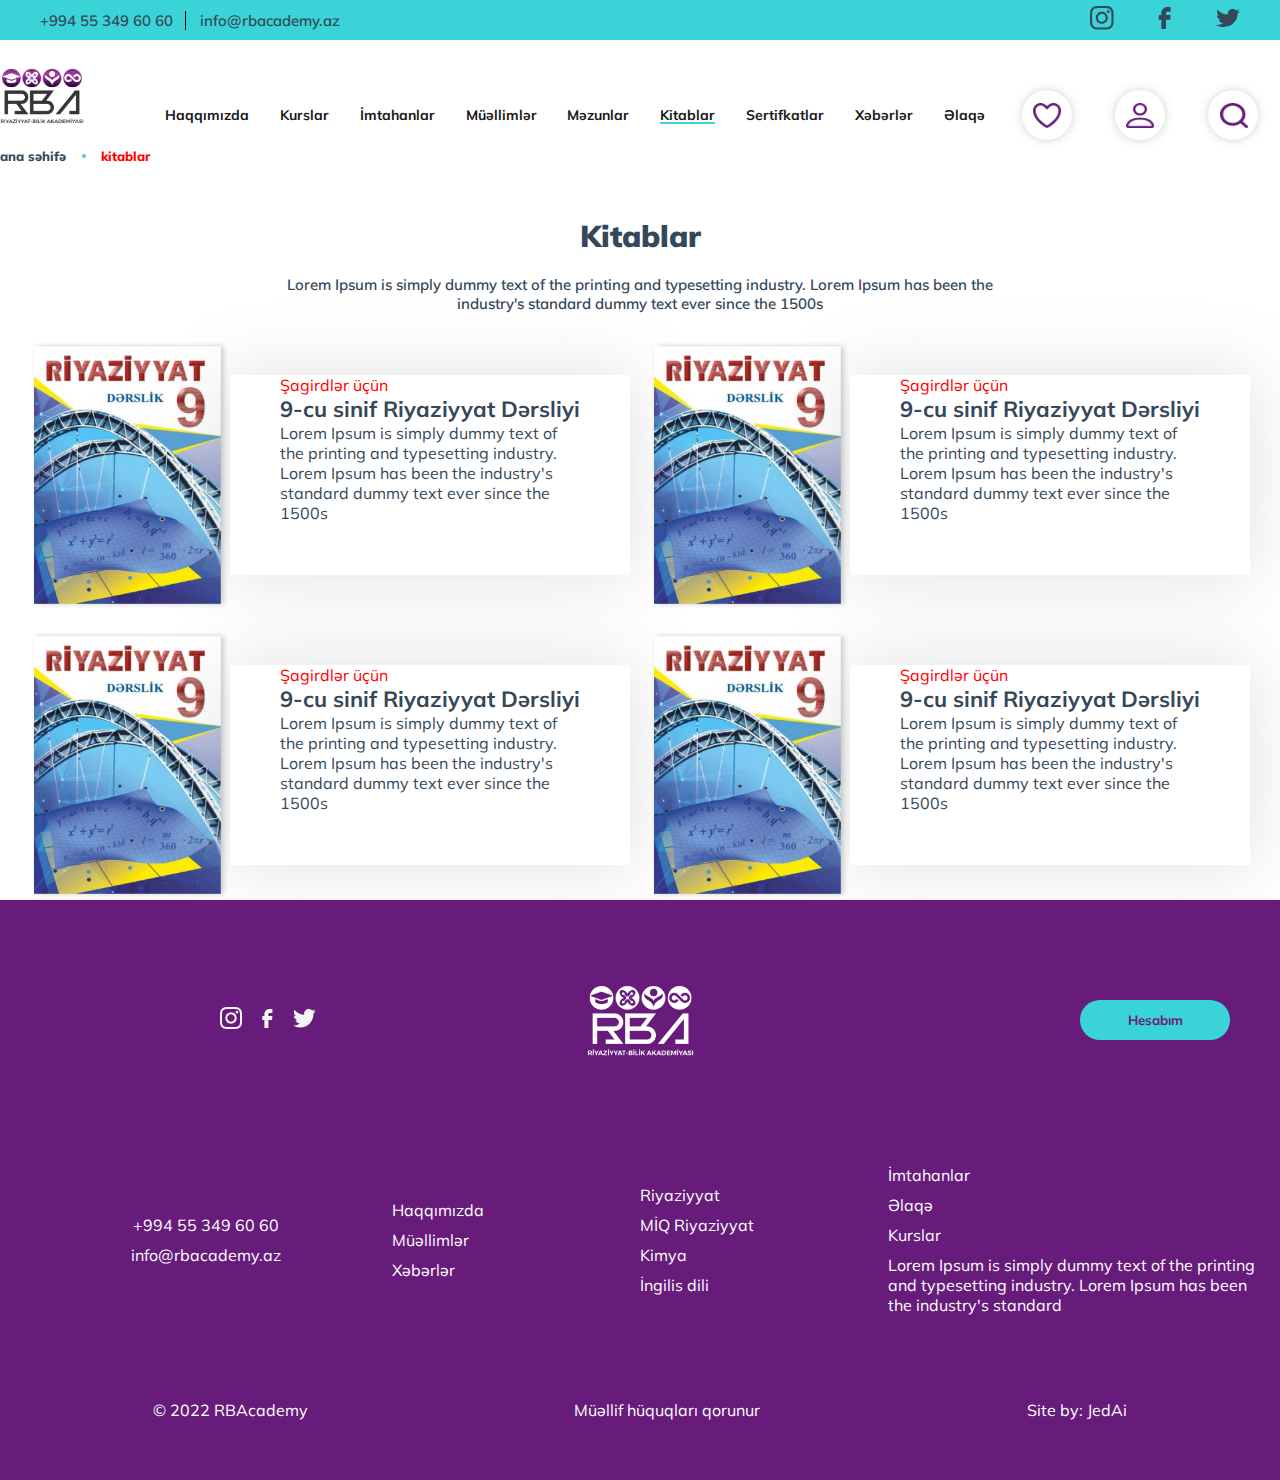
<file: Kitablar/kitablar.html>
<!DOCTYPE html>
<html lang="en">

<head>
    <meta charset="UTF-8">
    <meta http-equiv="X-UA-Compatible" content="IE=edge">
    <meta name="viewport" content="width=device-width, initial-scale=1.0">
    <link rel="preconnect" href="https://fonts.googleapis.com" />
    <link rel="preconnect" href="https://fonts.gstatic.com" crossorigin />
    <link
        href="https://fonts.googleapis.com/css2?family=Mulish:ital,wght@0,200;0,300;0,400;0,500;0,600;0,700;0,800;0,900;0,1000;1,200;1,300;1,400;1,500;1,600;1,700;1,800;1,900;1,1000&display=swap"
        rel="stylesheet" />

    <link rel="stylesheet" href="https://cdnjs.cloudflare.com/ajax/libs/OwlCarousel2/2.3.4/assets/owl.carousel.min.css"
        integrity="sha512-tS3S5qG0BlhnQROyJXvNjeEM4UpMXHrQfTGmbQ1gKmelCxlSEBUaxhRBj/EFTzpbP4RVSrpEikbmdJobCvhE3g=="
        crossorigin="anonymous" referrerpolicy="no-referrer" />
    <link rel="stylesheet" href="./style/kitablar.css">
    <link rel="stylesheet" href="./kitablarMediaQuery/kitablarMediaQuery.css">
    <title>Document</title>
</head>

<body>
    <header>
        <div class="topPartHeader">
            <div class="gmailAndPhoneInfo">
                <a href="#" class="phone">+994 55 349 60 60</a>
                <a href="#" class="email">info@rbacademy.az</a>
            </div>
            <div class="contactPart">
                <a href="https://www.instagram.com/lordmaxel/"><svg width="24" height="30" viewBox="0 0 14 14"
                        fill="none" xmlns="http://www.w3.org/2000/svg">
                        <path fill-rule="evenodd" clip-rule="evenodd"
                            d="M4.0413 0.0412569C4.77454 0.00750124 5.00833 0 6.87614 0C8.74395 0 8.97774 0.00812634 9.71037 0.0412569C10.443 0.0743874 10.9431 0.191282 11.3806 0.360685C11.8388 0.533839 12.2545 0.804509 12.5983 1.15457C12.9484 1.49775 13.2184 1.91282 13.391 2.37164C13.561 2.80922 13.6773 3.3093 13.711 4.04067C13.7448 4.77517 13.7523 5.00896 13.7523 6.87614C13.7523 8.74395 13.7442 8.97774 13.711 9.71099C13.6779 10.4424 13.561 10.9424 13.391 11.38C13.2184 11.8389 12.948 12.2547 12.5983 12.5983C12.2545 12.9484 11.8388 13.2184 11.3806 13.391C10.9431 13.561 10.443 13.6773 9.71162 13.711C8.97774 13.7448 8.74395 13.7523 6.87614 13.7523C5.00833 13.7523 4.77454 13.7442 4.0413 13.711C3.30993 13.6779 2.80984 13.561 2.37227 13.391C1.91339 13.2184 1.49764 12.9479 1.15394 12.5983C0.804121 12.255 0.53341 11.8394 0.360685 11.3806C0.191282 10.9431 0.0750125 10.443 0.0412569 9.71162C0.00750124 8.97712 0 8.74333 0 6.87614C0 5.00833 0.00812634 4.77454 0.0412569 4.04192C0.0743874 3.3093 0.191282 2.80922 0.360685 2.37164C0.533666 1.91287 0.804583 1.49732 1.15457 1.15394C1.49777 0.804197 1.91311 0.533491 2.37164 0.360685C2.80922 0.191282 3.3093 0.0750125 4.04067 0.0412569H4.0413ZM9.65473 1.27896C8.92961 1.24583 8.71207 1.23896 6.87614 1.23896C5.04021 1.23896 4.82268 1.24583 4.09756 1.27896C3.42682 1.30959 3.06301 1.42149 2.82047 1.51588C2.49979 1.6409 2.27038 1.78905 2.02971 2.02971C1.80158 2.25166 1.62601 2.52185 1.51588 2.82047C1.42149 3.06301 1.30959 3.42682 1.27896 4.09756C1.24583 4.82268 1.23896 5.04021 1.23896 6.87614C1.23896 8.71207 1.24583 8.92961 1.27896 9.65473C1.30959 10.3255 1.42149 10.6893 1.51588 10.9318C1.6259 11.23 1.80155 11.5007 2.02971 11.7226C2.25162 11.9507 2.52229 12.1264 2.82047 12.2364C3.06301 12.3308 3.42682 12.4427 4.09756 12.4733C4.82268 12.5065 5.03959 12.5133 6.87614 12.5133C8.7127 12.5133 8.92961 12.5065 9.65473 12.4733C10.3255 12.4427 10.6893 12.3308 10.9318 12.2364C11.2525 12.1114 11.4819 11.9632 11.7226 11.7226C11.9507 11.5007 12.1264 11.23 12.2364 10.9318C12.3308 10.6893 12.4427 10.3255 12.4733 9.65473C12.5065 8.92961 12.5133 8.71207 12.5133 6.87614C12.5133 5.04021 12.5065 4.82268 12.4733 4.09756C12.4427 3.42682 12.3308 3.06301 12.2364 2.82047C12.1114 2.49979 11.9632 2.27038 11.7226 2.02971C11.5006 1.80159 11.2304 1.62603 10.9318 1.51588C10.6893 1.42149 10.3255 1.30959 9.65473 1.27896ZM5.99787 8.99587C6.48837 9.20005 7.03453 9.22761 7.54309 9.07384C8.05164 8.92006 8.49103 8.5945 8.78622 8.15276C9.0814 7.71101 9.21407 7.18049 9.16155 6.6518C9.10904 6.12311 8.8746 5.62904 8.49829 5.254C8.2584 5.01426 7.96833 4.83069 7.64898 4.7165C7.32963 4.60232 6.98893 4.56036 6.65142 4.59365C6.3139 4.62694 5.98797 4.73465 5.69708 4.90902C5.40618 5.0834 5.15757 5.3201 4.96914 5.60209C4.78071 5.88408 4.65714 6.20434 4.60734 6.53981C4.55754 6.87529 4.58273 7.21763 4.68112 7.5422C4.7795 7.86677 4.94862 8.16549 5.17631 8.41685C5.404 8.66821 5.68459 8.86596 5.99787 8.99587ZM4.37698 4.37698C4.70517 4.04878 5.0948 3.78844 5.52361 3.61083C5.95241 3.43321 6.41201 3.34179 6.87614 3.34179C7.34028 3.34179 7.79988 3.43321 8.22868 3.61083C8.65749 3.78844 9.04712 4.04878 9.37531 4.37698C9.70351 4.70517 9.96384 5.0948 10.1415 5.52361C10.3191 5.95241 10.4105 6.41201 10.4105 6.87614C10.4105 7.34028 10.3191 7.79988 10.1415 8.22868C9.96384 8.65749 9.70351 9.04712 9.37531 9.37531C8.71249 10.0381 7.81351 10.4105 6.87614 10.4105C5.93878 10.4105 5.0398 10.0381 4.37698 9.37531C3.71416 8.71249 3.34179 7.81351 3.34179 6.87614C3.34179 5.93878 3.71416 5.0398 4.37698 4.37698ZM11.1944 3.86814C11.2757 3.79142 11.3408 3.69917 11.3858 3.59683C11.4309 3.4945 11.4549 3.38417 11.4565 3.27238C11.4582 3.16058 11.4374 3.0496 11.3953 2.946C11.3533 2.84239 11.2909 2.74828 11.2118 2.66922C11.1328 2.59016 11.0387 2.52777 10.9351 2.48574C10.8315 2.44371 10.7205 2.42289 10.6087 2.42452C10.4969 2.42615 10.3866 2.45019 10.2842 2.49523C10.1819 2.54026 10.0896 2.60537 10.0129 2.6867C9.86371 2.84487 9.78202 3.05496 9.78519 3.27238C9.78836 3.48979 9.87614 3.69741 10.0299 3.85117C10.1836 4.00492 10.3913 4.0927 10.6087 4.09587C10.8261 4.09904 11.0362 4.01735 11.1944 3.86814Z"
                            fill="#34485A" />
                    </svg></a>
                <a href="#"><svg width="22" height="22" viewBox="0 0 7 12" fill="none"
                        xmlns="http://www.w3.org/2000/svg">
                        <path
                            d="M1.51326 12H4.03958V6.94105H6.31579L6.56589 4.42737H4.03958V3.15789C4.03958 2.99039 4.10612 2.82975 4.22456 2.7113C4.34301 2.59286 4.50365 2.52632 4.67116 2.52632H6.56589V0H4.67116C3.83363 0 3.03041 0.332706 2.43819 0.924926C1.84597 1.51715 1.51326 2.32037 1.51326 3.15789V4.42737H0.250105L0 6.94105H1.51326V12Z"
                            fill="#34485A" />
                    </svg>
                </a>
                <a href="#"><svg width="24" height="30" viewBox="0 0 16 12" fill="none"
                        xmlns="http://www.w3.org/2000/svg">
                        <path
                            d="M16 1.42342C15.4116 1.66396 14.7795 1.82649 14.115 1.89995C14.8007 1.52145 15.3136 0.925741 15.5582 0.223974C14.914 0.576974 14.209 0.825448 13.4738 0.958593C12.9794 0.471576 12.3245 0.148773 11.6109 0.0403016C10.8973 -0.06817 10.1648 0.0437586 9.52717 0.35871C8.88955 0.673661 8.38247 1.17401 8.08467 1.78209C7.78686 2.39016 7.71499 3.07193 7.88021 3.72154C6.57496 3.66108 5.29807 3.34809 4.13242 2.80288C2.96677 2.25767 1.93841 1.49244 1.11407 0.556828C0.832203 1.0054 0.670131 1.52549 0.670131 2.07938C0.669817 2.578 0.802912 3.069 1.05761 3.50879C1.3123 3.94858 1.68073 4.32357 2.13019 4.60049C1.60893 4.58519 1.09918 4.45524 0.643354 4.22148V4.26048C0.643302 4.95983 0.905511 5.63765 1.38549 6.17894C1.86547 6.72023 2.53365 7.09165 3.27667 7.23017C2.79312 7.3509 2.28615 7.36869 1.79406 7.28218C2.0037 7.88392 2.41205 8.41013 2.96194 8.78712C3.51184 9.16412 4.17575 9.37303 4.86074 9.38462C3.69794 10.2268 2.26188 10.6836 0.783581 10.6816C0.521717 10.6816 0.260073 10.6675 0 10.6393C1.50056 11.5294 3.24731 12.0018 5.03127 12C11.0702 12 14.3715 7.38554 14.3715 3.38349C14.3715 3.25347 14.368 3.12215 14.3617 2.99213C15.0038 2.56369 15.5581 2.03315 15.9986 1.42537L16 1.42342Z"
                            fill="#34485A" />
                    </svg>
                </a>
            </div>
        </div>
        <nav class="navbar">
            <div class="infoPage">
                <a href="../index.html"><img src="../images/Header/logo.png" alt="Logo yoxdur" class="logo" /></a>
                <div class="pages">
                    <a href="../index.html">ana səhifə</a>
                    <div class="dot"></div>
                    <a href="./kurslar.html" class="red">kitablar</a>
                </div>
            </div>
            <div class="navbarLinks" id="navbarLinks">
                <a href="../Haqqimizda/aboutUs.html" class="links anotherLinks">Haqqımızda</a>
                <a href="../Kurslar/kurslar.html" class="links">Kurslar</a>
                <a href="../Imtahanlar/imtahanlar.html" class="links anotherLinks">İmtahanlar</a>
                <a href="../Muellimler/muellimler.html" class="links">Müəllimlər</a>
                <a href="../Mezunlarimiz/mezunlarimiz.html" class="links anotherLinks">Məzunlar</a>
                <a href="./kitablar.html" class="links">Kitablar</a>
                <a href="../Sertifikatlar/sertifikatlar.html" class="links anotherLinks">Sertifkatlar</a>
                <a href="../Xeber/xeber.html" class="links">Xəbərlər</a>
                <a href="../Elaqe/elaqe.html" class="links anotherLinks">Əlaqə</a>
            </div>
            <div class="navbarButtons">
                <button class="buttonsInNavbar likeButton"></button>
                <a href="../DaxilOl/daxilOl.html" class="buttonsInNavbar userButton"></a>
                <button class="buttonsInNavbar searchButton"></button>
                <button class="hMenu" onclick="toggleClass()">
                    <div class="line line1"></div>
                    <div class="line line2"></div>
                    <div class="line line3"></div>
                </button>
            </div>
        </nav>
    </header>
    <main>
        <div class="text">
            <h1>Kitablar</h1>
            <p>Lorem Ipsum is simply dummy text of the printing and typesetting industry. Lorem Ipsum has been the
                industry's standard dummy text ever since the 1500s</p>
        </div>
        <div class="bookCards">
            <div class="bookCard">
                <img src="../images/Books/book1.png" alt="sekil yoxdur">
                <div class="container">
                    <span>Şagirdlər üçün</span>
                    <h1>9-cu sinif Riyaziyyat Dərsliyi</h1>
                    <p>Lorem Ipsum is simply dummy text of the printing and typesetting industry. Lorem Ipsum has been
                        the industry's standard dummy text ever since the 1500s</p>
                </div>
            </div>

            <div class="bookCard">
                <img src="../images/Books/book1.png" alt="sekil yoxdur">
                <div class="container">
                    <span>Şagirdlər üçün</span>
                    <h1>9-cu sinif Riyaziyyat Dərsliyi</h1>
                    <p>Lorem Ipsum is simply dummy text of the printing and typesetting industry. Lorem Ipsum has been
                        the industry's standard dummy text ever since the 1500s</p>
                </div>
            </div>

            <div class="bookCard">
                <img src="../images/Books/book1.png" alt="sekil yoxdur">
                <div class="container">
                    <span>Şagirdlər üçün</span>
                    <h1>9-cu sinif Riyaziyyat Dərsliyi</h1>
                    <p>Lorem Ipsum is simply dummy text of the printing and typesetting industry. Lorem Ipsum has been
                        the industry's standard dummy text ever since the 1500s</p>
                </div>
            </div>

            <div class="bookCard">
                <img src="../images/Books/book1.png" alt="sekil yoxdur">
                <div class="container">
                    <span>Şagirdlər üçün</span>
                    <h1>9-cu sinif Riyaziyyat Dərsliyi</h1>
                    <p>Lorem Ipsum is simply dummy text of the printing and typesetting industry. Lorem Ipsum has been
                        the industry's standard dummy text ever since the 1500s</p>
                </div>
            </div>
        </div>
    </main>
    <footer>
        <div class="footerTop">
            <div class="part1">
                <a href=""><img src="../images/Footer/instagram.png" alt="şəkil yoxdur" /></a>
                <a href=""><img src="../images/Footer/facebook.png" alt="şəkil yoxdur" /></a>
                <a href=""><img src="../images/Footer/twitter.png" alt="şəkil yoxdur" /></a>
            </div>
            <div class="part2">
                <img src="../images/Footer/footerLogo.png" alt="şəkil yoxdur" />
            </div>
            <div class="part3">
                <button>Hesabım</button>
            </div>
            <div class="part4">
                <a href=""> +994 55 349 60 60</a>
                <a href=""> info@rbacademy.az</a>
            </div>
            <div class="part5">
                <a href="">Haqqımızda</a>
                <a href="">Müəllimlər</a>
                <a href="">Xəbərlər</a>
            </div>
            <div class="part6">
                <a href="">Riyaziyyat</a>
                <a href="">MİQ Riyaziyyat</a>
                <a href="">Kimya</a>
                <a href="">İngilis dili</a>
            </div>
            <div class="part7">
                <a href="">İmtahanlar</a>
                <a href="">Əlaqə</a>
                <a href="">Kurslar</a>
                <p>Lorem Ipsum is simply dummy text of the printing and typesetting industry. Lorem Ipsum has been the
                    industry's standard</p>
            </div>
        </div>
        <div class="footerBottom">
            <p>© 2022 RBAcademy</p>
            <p>Müəllif hüquqları qorunur</p>
            <p class="lastWord">Site by:</p>
        </div>
    </footer>
</body>
<script src="../main.js"></script>

</html>
</file>
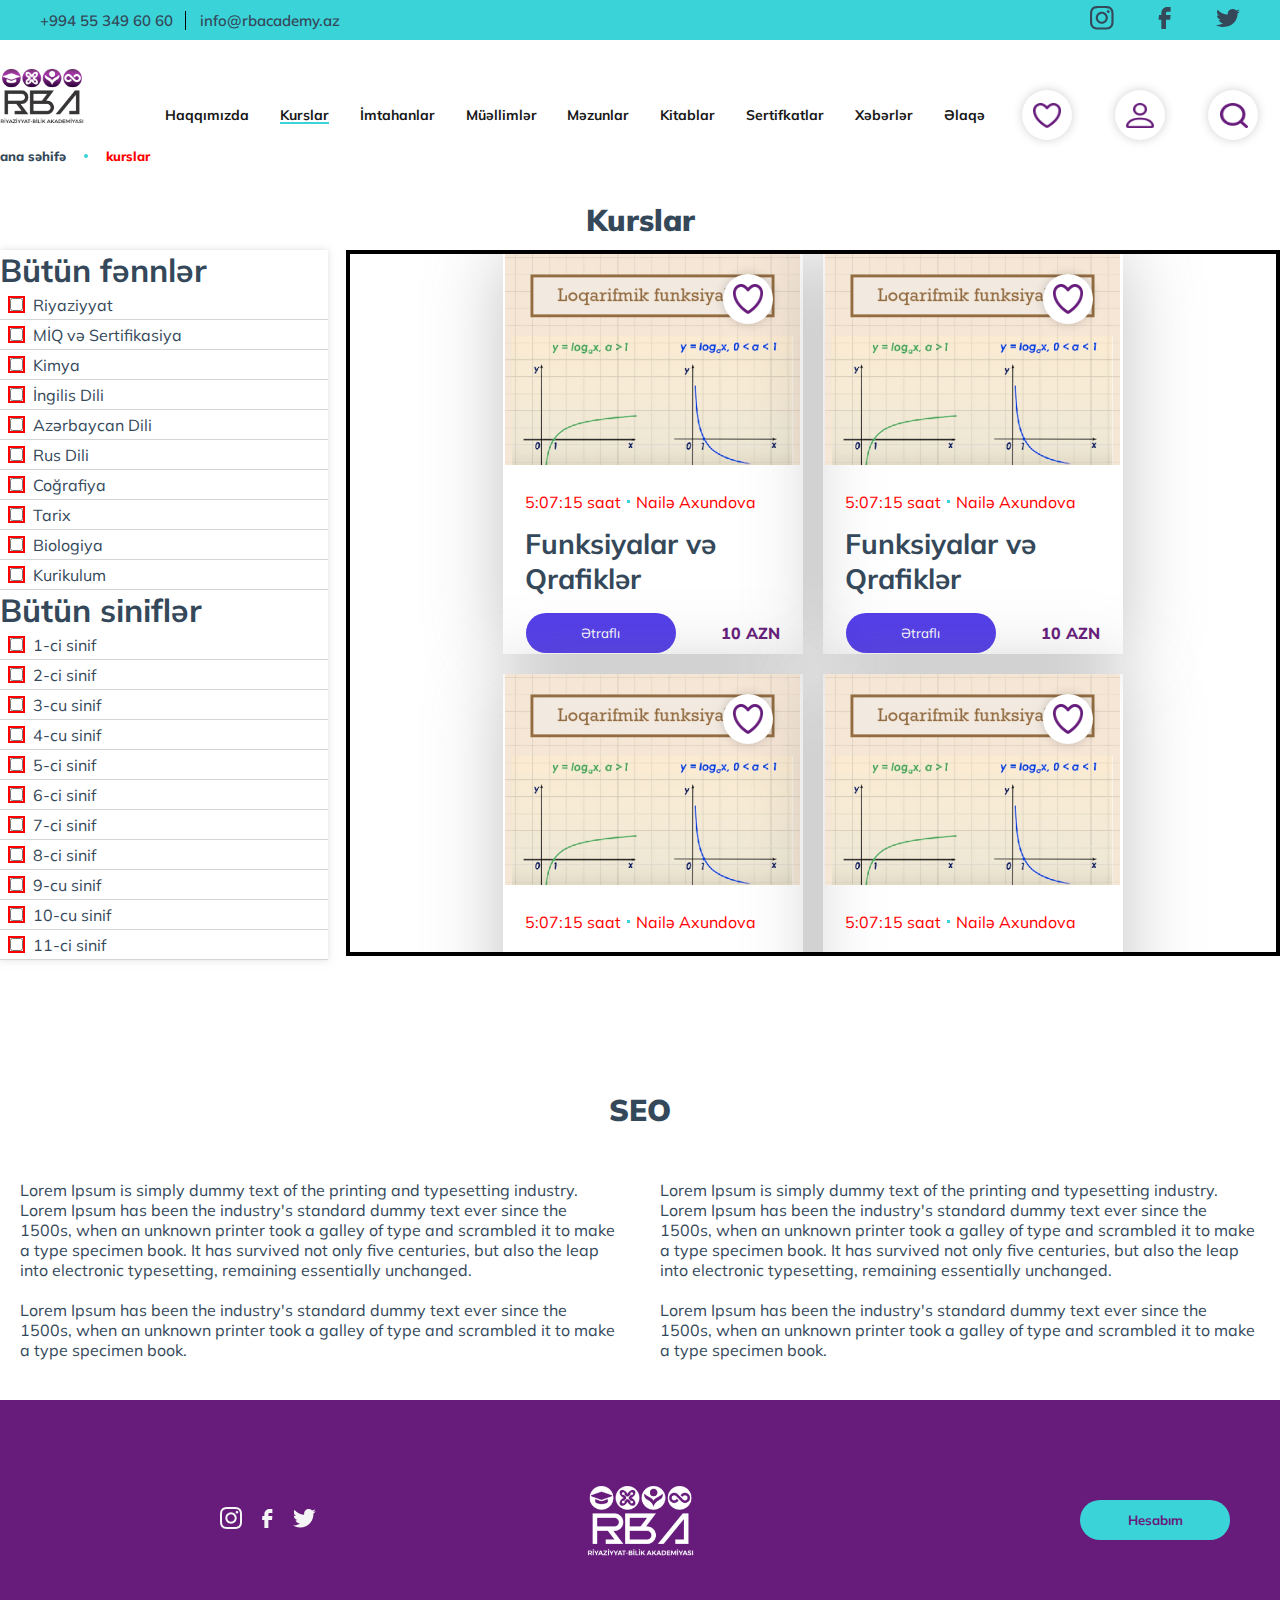
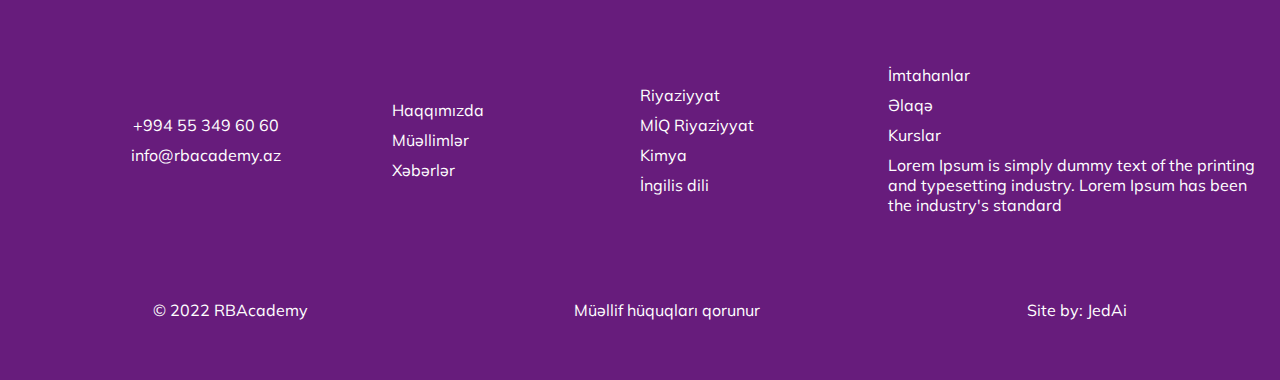
<file: Kurslar/kurslar.html>
<!DOCTYPE html>
<html lang="en">

<head>
    <meta charset="UTF-8">
    <meta http-equiv="X-UA-Compatible" content="IE=edge">
    <meta name="viewport" content="width=device-width, initial-scale=1.0">
    <link rel="preconnect" href="https://fonts.googleapis.com" />
    <link rel="preconnect" href="https://fonts.gstatic.com" crossorigin />
    <link
        href="https://fonts.googleapis.com/css2?family=Mulish:ital,wght@0,200;0,300;0,400;0,500;0,600;0,700;0,800;0,900;0,1000;1,200;1,300;1,400;1,500;1,600;1,700;1,800;1,900;1,1000&display=swap"
        rel="stylesheet" />

    <link rel="stylesheet" href="https://cdnjs.cloudflare.com/ajax/libs/OwlCarousel2/2.3.4/assets/owl.carousel.min.css"
        integrity="sha512-tS3S5qG0BlhnQROyJXvNjeEM4UpMXHrQfTGmbQ1gKmelCxlSEBUaxhRBj/EFTzpbP4RVSrpEikbmdJobCvhE3g=="
        crossorigin="anonymous" referrerpolicy="no-referrer" />
    <link rel="stylesheet" href="./style/kurslar.css">
    <link rel="stylesheet" href="./mediaQuery/mediaQuery.css">
    <title>Kurslar</title>
</head>

<body>

    <header>
        <div class="topPartHeader">
            <div class="gmailAndPhoneInfo">
                <a href="#" class="phone">+994 55 349 60 60</a>
                <a href="#" class="email">info@rbacademy.az</a>
            </div>
            <div class="contactPart">
                <a href="https://www.instagram.com/lordmaxel/"><svg width="24" height="30" viewBox="0 0 14 14"
                        fill="none" xmlns="http://www.w3.org/2000/svg">
                        <path fill-rule="evenodd" clip-rule="evenodd"
                            d="M4.0413 0.0412569C4.77454 0.00750124 5.00833 0 6.87614 0C8.74395 0 8.97774 0.00812634 9.71037 0.0412569C10.443 0.0743874 10.9431 0.191282 11.3806 0.360685C11.8388 0.533839 12.2545 0.804509 12.5983 1.15457C12.9484 1.49775 13.2184 1.91282 13.391 2.37164C13.561 2.80922 13.6773 3.3093 13.711 4.04067C13.7448 4.77517 13.7523 5.00896 13.7523 6.87614C13.7523 8.74395 13.7442 8.97774 13.711 9.71099C13.6779 10.4424 13.561 10.9424 13.391 11.38C13.2184 11.8389 12.948 12.2547 12.5983 12.5983C12.2545 12.9484 11.8388 13.2184 11.3806 13.391C10.9431 13.561 10.443 13.6773 9.71162 13.711C8.97774 13.7448 8.74395 13.7523 6.87614 13.7523C5.00833 13.7523 4.77454 13.7442 4.0413 13.711C3.30993 13.6779 2.80984 13.561 2.37227 13.391C1.91339 13.2184 1.49764 12.9479 1.15394 12.5983C0.804121 12.255 0.53341 11.8394 0.360685 11.3806C0.191282 10.9431 0.0750125 10.443 0.0412569 9.71162C0.00750124 8.97712 0 8.74333 0 6.87614C0 5.00833 0.00812634 4.77454 0.0412569 4.04192C0.0743874 3.3093 0.191282 2.80922 0.360685 2.37164C0.533666 1.91287 0.804583 1.49732 1.15457 1.15394C1.49777 0.804197 1.91311 0.533491 2.37164 0.360685C2.80922 0.191282 3.3093 0.0750125 4.04067 0.0412569H4.0413ZM9.65473 1.27896C8.92961 1.24583 8.71207 1.23896 6.87614 1.23896C5.04021 1.23896 4.82268 1.24583 4.09756 1.27896C3.42682 1.30959 3.06301 1.42149 2.82047 1.51588C2.49979 1.6409 2.27038 1.78905 2.02971 2.02971C1.80158 2.25166 1.62601 2.52185 1.51588 2.82047C1.42149 3.06301 1.30959 3.42682 1.27896 4.09756C1.24583 4.82268 1.23896 5.04021 1.23896 6.87614C1.23896 8.71207 1.24583 8.92961 1.27896 9.65473C1.30959 10.3255 1.42149 10.6893 1.51588 10.9318C1.6259 11.23 1.80155 11.5007 2.02971 11.7226C2.25162 11.9507 2.52229 12.1264 2.82047 12.2364C3.06301 12.3308 3.42682 12.4427 4.09756 12.4733C4.82268 12.5065 5.03959 12.5133 6.87614 12.5133C8.7127 12.5133 8.92961 12.5065 9.65473 12.4733C10.3255 12.4427 10.6893 12.3308 10.9318 12.2364C11.2525 12.1114 11.4819 11.9632 11.7226 11.7226C11.9507 11.5007 12.1264 11.23 12.2364 10.9318C12.3308 10.6893 12.4427 10.3255 12.4733 9.65473C12.5065 8.92961 12.5133 8.71207 12.5133 6.87614C12.5133 5.04021 12.5065 4.82268 12.4733 4.09756C12.4427 3.42682 12.3308 3.06301 12.2364 2.82047C12.1114 2.49979 11.9632 2.27038 11.7226 2.02971C11.5006 1.80159 11.2304 1.62603 10.9318 1.51588C10.6893 1.42149 10.3255 1.30959 9.65473 1.27896ZM5.99787 8.99587C6.48837 9.20005 7.03453 9.22761 7.54309 9.07384C8.05164 8.92006 8.49103 8.5945 8.78622 8.15276C9.0814 7.71101 9.21407 7.18049 9.16155 6.6518C9.10904 6.12311 8.8746 5.62904 8.49829 5.254C8.2584 5.01426 7.96833 4.83069 7.64898 4.7165C7.32963 4.60232 6.98893 4.56036 6.65142 4.59365C6.3139 4.62694 5.98797 4.73465 5.69708 4.90902C5.40618 5.0834 5.15757 5.3201 4.96914 5.60209C4.78071 5.88408 4.65714 6.20434 4.60734 6.53981C4.55754 6.87529 4.58273 7.21763 4.68112 7.5422C4.7795 7.86677 4.94862 8.16549 5.17631 8.41685C5.404 8.66821 5.68459 8.86596 5.99787 8.99587ZM4.37698 4.37698C4.70517 4.04878 5.0948 3.78844 5.52361 3.61083C5.95241 3.43321 6.41201 3.34179 6.87614 3.34179C7.34028 3.34179 7.79988 3.43321 8.22868 3.61083C8.65749 3.78844 9.04712 4.04878 9.37531 4.37698C9.70351 4.70517 9.96384 5.0948 10.1415 5.52361C10.3191 5.95241 10.4105 6.41201 10.4105 6.87614C10.4105 7.34028 10.3191 7.79988 10.1415 8.22868C9.96384 8.65749 9.70351 9.04712 9.37531 9.37531C8.71249 10.0381 7.81351 10.4105 6.87614 10.4105C5.93878 10.4105 5.0398 10.0381 4.37698 9.37531C3.71416 8.71249 3.34179 7.81351 3.34179 6.87614C3.34179 5.93878 3.71416 5.0398 4.37698 4.37698ZM11.1944 3.86814C11.2757 3.79142 11.3408 3.69917 11.3858 3.59683C11.4309 3.4945 11.4549 3.38417 11.4565 3.27238C11.4582 3.16058 11.4374 3.0496 11.3953 2.946C11.3533 2.84239 11.2909 2.74828 11.2118 2.66922C11.1328 2.59016 11.0387 2.52777 10.9351 2.48574C10.8315 2.44371 10.7205 2.42289 10.6087 2.42452C10.4969 2.42615 10.3866 2.45019 10.2842 2.49523C10.1819 2.54026 10.0896 2.60537 10.0129 2.6867C9.86371 2.84487 9.78202 3.05496 9.78519 3.27238C9.78836 3.48979 9.87614 3.69741 10.0299 3.85117C10.1836 4.00492 10.3913 4.0927 10.6087 4.09587C10.8261 4.09904 11.0362 4.01735 11.1944 3.86814Z"
                            fill="#34485A" />
                    </svg></a>
                <a href="#"><svg width="22" height="22" viewBox="0 0 7 12" fill="none"
                        xmlns="http://www.w3.org/2000/svg">
                        <path
                            d="M1.51326 12H4.03958V6.94105H6.31579L6.56589 4.42737H4.03958V3.15789C4.03958 2.99039 4.10612 2.82975 4.22456 2.7113C4.34301 2.59286 4.50365 2.52632 4.67116 2.52632H6.56589V0H4.67116C3.83363 0 3.03041 0.332706 2.43819 0.924926C1.84597 1.51715 1.51326 2.32037 1.51326 3.15789V4.42737H0.250105L0 6.94105H1.51326V12Z"
                            fill="#34485A" />
                    </svg>
                </a>
                <a href="#"><svg width="24" height="30" viewBox="0 0 16 12" fill="none"
                        xmlns="http://www.w3.org/2000/svg">
                        <path
                            d="M16 1.42342C15.4116 1.66396 14.7795 1.82649 14.115 1.89995C14.8007 1.52145 15.3136 0.925741 15.5582 0.223974C14.914 0.576974 14.209 0.825448 13.4738 0.958593C12.9794 0.471576 12.3245 0.148773 11.6109 0.0403016C10.8973 -0.06817 10.1648 0.0437586 9.52717 0.35871C8.88955 0.673661 8.38247 1.17401 8.08467 1.78209C7.78686 2.39016 7.71499 3.07193 7.88021 3.72154C6.57496 3.66108 5.29807 3.34809 4.13242 2.80288C2.96677 2.25767 1.93841 1.49244 1.11407 0.556828C0.832203 1.0054 0.670131 1.52549 0.670131 2.07938C0.669817 2.578 0.802912 3.069 1.05761 3.50879C1.3123 3.94858 1.68073 4.32357 2.13019 4.60049C1.60893 4.58519 1.09918 4.45524 0.643354 4.22148V4.26048C0.643302 4.95983 0.905511 5.63765 1.38549 6.17894C1.86547 6.72023 2.53365 7.09165 3.27667 7.23017C2.79312 7.3509 2.28615 7.36869 1.79406 7.28218C2.0037 7.88392 2.41205 8.41013 2.96194 8.78712C3.51184 9.16412 4.17575 9.37303 4.86074 9.38462C3.69794 10.2268 2.26188 10.6836 0.783581 10.6816C0.521717 10.6816 0.260073 10.6675 0 10.6393C1.50056 11.5294 3.24731 12.0018 5.03127 12C11.0702 12 14.3715 7.38554 14.3715 3.38349C14.3715 3.25347 14.368 3.12215 14.3617 2.99213C15.0038 2.56369 15.5581 2.03315 15.9986 1.42537L16 1.42342Z"
                            fill="#34485A" />
                    </svg>
                </a>
            </div>
        </div>
        <nav class="navbar">
            <div class="infoPage">
                <a href="../index.html"><img src="../images/Header/logo.png" alt="Logo yoxdur" class="logo" /></a>
                <div class="pages">
                    <a href="../index.html">ana səhifə</a>
                    <div class="dot"></div>
                    <a href="./kurslar.html" class="red">kurslar</a>
                </div>
            </div>
            <div class="navbarLinks" id="navbarLinks">
                <a href="../Haqqimizda/aboutUs.html" class="links anotherLinks">Haqqımızda</a>
                <a href="./kurslar.html" class="links">Kurslar</a>
                <a href="../Imtahanlar/imtahanlar.html" class="links anotherLinks">İmtahanlar</a>
                <a href="../Muellimler/muellimler.html" class="links">Müəllimlər</a>
                <a href="../Mezunlarimiz/mezunlarimiz.html" class="links anotherLinks">Məzunlar</a>
                <a href="../Kitablar/kitablar.html" class="links">Kitablar</a>
                <a href="../Sertifikatlar/sertifikatlar.html" class="links anotherLinks">Sertifkatlar</a>
                <a href="../Xeber/xeber.html" class="links">Xəbərlər</a>
                <a href="../Elaqe/elaqe.html" class="links anotherLinks">Əlaqə</a>
            </div>
            <div class="navbarButtons">
                <button class="buttonsInNavbar likeButton"></button>
                <a href="../DaxilOl/daxilOl.html" class="buttonsInNavbar userButton"></a>
                <button class="buttonsInNavbar searchButton"></button>
                <button class="hMenu" onclick="toggleClass()">
                    <div class="line line1"></div>
                    <div class="line line2"></div>
                    <div class="line line3"></div>
                </button>
            </div>
        </nav>
    </header>

    <main>
        <section class="courses">
            <div class="text">
                <h1>Kurslar</h1>
            </div>
            <div class="container">
                <div class="choises">
                    <div class="table">
                        <form class="subjects">
                            <h1>Bütün fənnlər</h1>
                            <div class="checkbox">
                                <input name="" type="checkbox">
                                <p>Riyaziyyat</p>
                            </div>

                            <div class="checkbox">
                                <input name="subject" type="checkbox">
                                <p>MİQ və Sertifikasiya</p>
                            </div>

                            <div class="checkbox">
                                <input name="subject" type="checkbox">
                                <p>Kimya</p>
                            </div>

                            <div class="checkbox">
                                <input name="subject" type="checkbox">
                                <p>İngilis Dili</p>
                            </div>

                            <div class="checkbox">
                                <input name="subject" type="checkbox">
                                <p>Azərbaycan Dili</p>
                            </div>

                            <div class="checkbox">
                                <input name="subject" type="checkbox">
                                <p>Rus Dili</p>
                            </div>

                            <div class="checkbox">
                                <input name="subject" type="checkbox">
                                <p>Coğrafiya</p>
                            </div>

                            <div class="checkbox">
                                <input name="subject" type="checkbox">
                                <p>Tarix</p>
                            </div>

                            <div class="checkbox">
                                <input name="subject" type="checkbox">
                                <p>Biologiya</p>
                            </div>

                            <div class="checkbox">
                                <input name="subject" type="checkbox">
                                <p>Kurikulum</p>
                            </div>


                        </form>

                        <form class="classes">
                            <h1>Bütün siniflər</h1>
                            <div class="checkbox">
                                <input name="class" type="checkbox">
                                <p>1-ci sinif</p>
                            </div>
                            <div class="checkbox">
                                <input name="class" type="checkbox">
                                <p>2-ci sinif</p>
                            </div>
                            <div class="checkbox">
                                <input name="class" type="checkbox">
                                <p>3-cu sinif</p>
                            </div>
                            <div class="checkbox">
                                <input name="class" type="checkbox">
                                <p>4-cu sinif</p>
                            </div>
                            <div class="checkbox">
                                <input name="class" type="checkbox">
                                <p>5-ci sinif</p>
                            </div>
                            <div class="checkbox">
                                <input name="class" type="checkbox">
                                <p>6-ci sinif</p>
                            </div>
                            <div class="checkbox">
                                <input name="class" type="checkbox">
                                <p>7-ci sinif</p>
                            </div>
                            <div class="checkbox">
                                <input name="class" type="checkbox">
                                <p>8-ci sinif</p>
                            </div>
                            <div class="checkbox">
                                <input name="class" type="checkbox">
                                <p>9-cu sinif</p>
                            </div>
                            <div class="checkbox">
                                <input name="class" type="checkbox">
                                <p>10-cu sinif</p>
                            </div>
                            <div class="checkbox">
                                <input name="class" type="checkbox">
                                <p>11-ci sinif</p>
                            </div>
                        </form>
                    </div>
                </div>
                <div class="cards">
                    <div class="card">
                        <div class="pictureForCourseCard">
                            <img class="mainPictureForCard" src="../images/PopularCourse/loqarifmikFunksiyalar.png"
                                alt="şəkil yoxdur" />
                            <button class="likeCircleForCourse"></button>
                        </div>
                        <div class="forStars"></div>
                        <div class="dateAndName">
                            <p class="dateCard">5:07:15 saat</p>
                            <div class="dot"></div>
                            <p class="name">Nailə Axundova</p>
                        </div>
                        <div class="nameOfCard">
                            <h1>Funksiyalar və Qrafiklər</h1>
                        </div>
                        <div class="informationOfCard">
                            <p>
                                Lorem Ipsum is simply dummy text of the printing and typesetting
                                industry. Lorem Ipsum has been the industry's standard dummy
                                text ever since the 1500s
                            </p>
                        </div>
                        <div class="buttonAndPrice">
                            <button class="detailsButton">Ətraflı</button>
                            <p>10 AZN <sup>ay</sup></p>
                        </div>
                    </div>
                    <div class="card">
                        <div class="pictureForCourseCard">
                            <img class="mainPictureForCard" src="../images/PopularCourse/loqarifmikFunksiyalar.png"
                                alt="şəkil yoxdur" />
                            <button class="likeCircleForCourse"></button>
                        </div>
                        <div class="forStars"></div>
                        <div class="dateAndName">
                            <p class="dateCard">5:07:15 saat</p>
                            <div class="dot"></div>
                            <p class="name">Nailə Axundova</p>
                        </div>
                        <div class="nameOfCard">
                            <h1>Funksiyalar və Qrafiklər</h1>
                        </div>
                        <div class="informationOfCard">
                            <p>
                                Lorem Ipsum is simply dummy text of the printing and typesetting
                                industry. Lorem Ipsum has been the industry's standard dummy
                                text ever since the 1500s
                            </p>
                        </div>
                        <div class="buttonAndPrice">
                            <button class="detailsButton">Ətraflı</button>
                            <p>10 AZN <sup>ay</sup></p>
                        </div>
                    </div>
                    <div class="card">
                        <div class="pictureForCourseCard">
                            <img class="mainPictureForCard" src="../images/PopularCourse/loqarifmikFunksiyalar.png"
                                alt="şəkil yoxdur" />
                            <button class="likeCircleForCourse"></button>
                        </div>
                        <div class="forStars"></div>
                        <div class="dateAndName">
                            <p class="dateCard">5:07:15 saat</p>
                            <div class="dot"></div>
                            <p class="name">Nailə Axundova</p>
                        </div>
                        <div class="nameOfCard">
                            <h1>Funksiyalar və Qrafiklər</h1>
                        </div>
                        <div class="informationOfCard">
                            <p>
                                Lorem Ipsum is simply dummy text of the printing and typesetting
                                industry. Lorem Ipsum has been the industry's standard dummy
                                text ever since the 1500s
                            </p>
                        </div>
                        <div class="buttonAndPrice">
                            <button class="detailsButton">Ətraflı</button>
                            <p>10 AZN <sup>ay</sup></p>
                        </div>
                    </div>
                    <div class="card">
                        <div class="pictureForCourseCard">
                            <img class="mainPictureForCard" src="../images/PopularCourse/loqarifmikFunksiyalar.png"
                                alt="şəkil yoxdur" />
                            <button class="likeCircleForCourse"></button>
                        </div>
                        <div class="forStars"></div>
                        <div class="dateAndName">
                            <p class="dateCard">5:07:15 saat</p>
                            <div class="dot"></div>
                            <p class="name">Nailə Axundova</p>
                        </div>
                        <div class="nameOfCard">
                            <h1>Funksiyalar və Qrafiklər</h1>
                        </div>
                        <div class="informationOfCard">
                            <p>
                                Lorem Ipsum is simply dummy text of the printing and typesetting
                                industry. Lorem Ipsum has been the industry's standard dummy
                                text ever since the 1500s
                            </p>
                        </div>
                        <div class="buttonAndPrice">
                            <button class="detailsButton">Ətraflı</button>
                            <p>10 AZN <sup>ay</sup></p>
                        </div>
                    </div>
                    <div class="card">
                        <div class="pictureForCourseCard">
                            <img class="mainPictureForCard" src="../images/PopularCourse/loqarifmikFunksiyalar.png"
                                alt="şəkil yoxdur" />
                            <button class="likeCircleForCourse"></button>
                        </div>
                        <div class="forStars"></div>
                        <div class="dateAndName">
                            <p class="dateCard">5:07:15 saat</p>
                            <div class="dot"></div>
                            <p class="name">Nailə Axundova</p>
                        </div>
                        <div class="nameOfCard">
                            <h1>Funksiyalar və Qrafiklər</h1>
                        </div>
                        <div class="informationOfCard">
                            <p>
                                Lorem Ipsum is simply dummy text of the printing and typesetting
                                industry. Lorem Ipsum has been the industry's standard dummy
                                text ever since the 1500s
                            </p>
                        </div>
                        <div class="buttonAndPrice">
                            <button class="detailsButton">Ətraflı</button>
                            <p>10 AZN <sup>ay</sup></p>
                        </div>
                    </div>
                    <div class="card">
                        <div class="pictureForCourseCard">
                            <img class="mainPictureForCard" src="../images/PopularCourse/loqarifmikFunksiyalar.png"
                                alt="şəkil yoxdur" />
                            <button class="likeCircleForCourse"></button>
                        </div>
                        <div class="forStars"></div>
                        <div class="dateAndName">
                            <p class="dateCard">5:07:15 saat</p>
                            <div class="dot"></div>
                            <p class="name">Nailə Axundova</p>
                        </div>
                        <div class="nameOfCard">
                            <h1>Funksiyalar və Qrafiklər</h1>
                        </div>
                        <div class="informationOfCard">
                            <p>
                                Lorem Ipsum is simply dummy text of the printing and typesetting
                                industry. Lorem Ipsum has been the industry's standard dummy
                                text ever since the 1500s
                            </p>
                        </div>
                        <div class="buttonAndPrice">
                            <button class="detailsButton">Ətraflı</button>
                            <p>10 AZN <sup>ay</sup></p>
                        </div>
                    </div>
                    <div class="card">
                        <div class="pictureForCourseCard">
                            <img class="mainPictureForCard" src="../images/PopularCourse/loqarifmikFunksiyalar.png"
                                alt="şəkil yoxdur" />
                            <button class="likeCircleForCourse"></button>
                        </div>
                        <div class="forStars"></div>
                        <div class="dateAndName">
                            <p class="dateCard">5:07:15 saat</p>
                            <div class="dot"></div>
                            <p class="name">Nailə Axundova</p>
                        </div>
                        <div class="nameOfCard">
                            <h1>Funksiyalar və Qrafiklər</h1>
                        </div>
                        <div class="informationOfCard">
                            <p>
                                Lorem Ipsum is simply dummy text of the printing and typesetting
                                industry. Lorem Ipsum has been the industry's standard dummy
                                text ever since the 1500s
                            </p>
                        </div>
                        <div class="buttonAndPrice">
                            <button class="detailsButton">Ətraflı</button>
                            <p>10 AZN <sup>ay</sup></p>
                        </div>
                    </div>
                    <div class="card">
                        <div class="pictureForCourseCard">
                            <img class="mainPictureForCard" src="../images/PopularCourse/loqarifmikFunksiyalar.png"
                                alt="şəkil yoxdur" />
                            <button class="likeCircleForCourse"></button>
                        </div>
                        <div class="forStars"></div>
                        <div class="dateAndName">
                            <p class="dateCard">5:07:15 saat</p>
                            <div class="dot"></div>
                            <p class="name">Nailə Axundova</p>
                        </div>
                        <div class="nameOfCard">
                            <h1>Funksiyalar və Qrafiklər</h1>
                        </div>
                        <div class="informationOfCard">
                            <p>
                                Lorem Ipsum is simply dummy text of the printing and typesetting
                                industry. Lorem Ipsum has been the industry's standard dummy
                                text ever since the 1500s
                            </p>
                        </div>
                        <div class="buttonAndPrice">
                            <button class="detailsButton">Ətraflı</button>
                            <p>10 AZN <sup>ay</sup></p>
                        </div>
                    </div>
                    <div class="card">
                        <div class="pictureForCourseCard">
                            <img class="mainPictureForCard" src="../images/PopularCourse/loqarifmikFunksiyalar.png"
                                alt="şəkil yoxdur" />
                            <button class="likeCircleForCourse"></button>
                        </div>
                        <div class="forStars"></div>
                        <div class="dateAndName">
                            <p class="dateCard">5:07:15 saat</p>
                            <div class="dot"></div>
                            <p class="name">Nailə Axundova</p>
                        </div>
                        <div class="nameOfCard">
                            <h1>Funksiyalar və Qrafiklər</h1>
                        </div>
                        <div class="informationOfCard">
                            <p>
                                Lorem Ipsum is simply dummy text of the printing and typesetting
                                industry. Lorem Ipsum has been the industry's standard dummy
                                text ever since the 1500s
                            </p>
                        </div>
                        <div class="buttonAndPrice">
                            <button class="detailsButton">Ətraflı</button>
                            <p>10 AZN <sup>ay</sup></p>
                        </div>
                    </div>
                    <div class="card">
                        <div class="pictureForCourseCard">
                            <img class="mainPictureForCard" src="../images/PopularCourse/loqarifmikFunksiyalar.png"
                                alt="şəkil yoxdur" />
                            <button class="likeCircleForCourse"></button>
                        </div>
                        <div class="forStars"></div>
                        <div class="dateAndName">
                            <p class="dateCard">5:07:15 saat</p>
                            <div class="dot"></div>
                            <p class="name">Nailə Axundova</p>
                        </div>
                        <div class="nameOfCard">
                            <h1>Funksiyalar və Qrafiklər</h1>
                        </div>
                        <div class="informationOfCard">
                            <p>
                                Lorem Ipsum is simply dummy text of the printing and typesetting
                                industry. Lorem Ipsum has been the industry's standard dummy
                                text ever since the 1500s
                            </p>
                        </div>
                        <div class="buttonAndPrice">
                            <button class="detailsButton">Ətraflı</button>
                            <p>10 AZN <sup>ay</sup></p>
                        </div>
                    </div>
                    <div class="card">
                        <div class="pictureForCourseCard">
                            <img class="mainPictureForCard" src="../images/PopularCourse/loqarifmikFunksiyalar.png"
                                alt="şəkil yoxdur" />
                            <button class="likeCircleForCourse"></button>
                        </div>
                        <div class="forStars"></div>
                        <div class="dateAndName">
                            <p class="dateCard">5:07:15 saat</p>
                            <div class="dot"></div>
                            <p class="name">Nailə Axundova</p>
                        </div>
                        <div class="nameOfCard">
                            <h1>Funksiyalar və Qrafiklər</h1>
                        </div>
                        <div class="informationOfCard">
                            <p>
                                Lorem Ipsum is simply dummy text of the printing and typesetting
                                industry. Lorem Ipsum has been the industry's standard dummy
                                text ever since the 1500s
                            </p>
                        </div>
                        <div class="buttonAndPrice">
                            <button class="detailsButton">Ətraflı</button>
                            <p>10 AZN <sup>ay</sup></p>
                        </div>
                    </div>
                    <div class="card">
                        <div class="pictureForCourseCard">
                            <img class="mainPictureForCard" src="../images/PopularCourse/loqarifmikFunksiyalar.png"
                                alt="şəkil yoxdur" />
                            <button class="likeCircleForCourse"></button>
                        </div>
                        <div class="forStars"></div>
                        <div class="dateAndName">
                            <p class="dateCard">5:07:15 saat</p>
                            <div class="dot"></div>
                            <p class="name">Nailə Axundova</p>
                        </div>
                        <div class="nameOfCard">
                            <h1>Funksiyalar və Qrafiklər</h1>
                        </div>
                        <div class="informationOfCard">
                            <p>
                                Lorem Ipsum is simply dummy text of the printing and typesetting
                                industry. Lorem Ipsum has been the industry's standard dummy
                                text ever since the 1500s
                            </p>
                        </div>
                        <div class="buttonAndPrice">
                            <button class="detailsButton">Ətraflı</button>
                            <p>10 AZN <sup>ay</sup></p>
                        </div>
                    </div>
                </div>
            </div>
        </section>
        <section class="seo">
            <div class="title">
                <h1>SEO</h1>
            </div>
            <div class="text">
                <div class="textContainer">Lorem Ipsum is simply dummy text of the printing and typesetting industry.
                    Lorem Ipsum
                    has been the industry's standard dummy text ever since the 1500s, when an unknown printer took a
                    galley of type and scrambled it to make a type specimen book. It has survived not only five
                    centuries, but also the leap into electronic typesetting, remaining essentially unchanged.
                    <br>
                    <br>
                    Lorem Ipsum has been the industry's standard dummy text ever since the 1500s, when an unknown
                    printer took a galley of type and scrambled it to make a type specimen book.
                </div>
                <div class="textContainer">Lorem Ipsum is simply dummy text of the printing and typesetting industry.
                    Lorem Ipsum
                    has been the industry's standard dummy text ever since the 1500s, when an unknown printer took a
                    galley of type and scrambled it to make a type specimen book. It has survived not only five
                    centuries, but also the leap into electronic typesetting, remaining essentially unchanged.
                    <br>
                    <br>
                    Lorem Ipsum has been the industry's standard dummy text ever since the 1500s, when an unknown
                    printer took a galley of type and scrambled it to make a type specimen book.
                </div>
            </div>
        </section>
    </main>

    <footer>
        <div class="footerTop">
            <div class="part1">
                <a href=""><img src="../images/Footer/instagram.png" alt="şəkil yoxdur" /></a>
                <a href=""><img src="../images/Footer/facebook.png" alt="şəkil yoxdur" /></a>
                <a href=""><img src="../images/Footer/twitter.png" alt="şəkil yoxdur" /></a>
            </div>
            <div class="part2">
                <img src="../images/Footer/footerLogo.png" alt="şəkil yoxdur" />
            </div>
            <div class="part3">
                <button>Hesabım</button>
            </div>
            <div class="part4">
                <a href=""> +994 55 349 60 60</a>
                <a href=""> info@rbacademy.az</a>
            </div>
            <div class="part5">
                <a href="">Haqqımızda</a>
                <a href="">Müəllimlər</a>
                <a href="">Xəbərlər</a>
            </div>
            <div class="part6">
                <a href="">Riyaziyyat</a>
                <a href="">MİQ Riyaziyyat</a>
                <a href="">Kimya</a>
                <a href="">İngilis dili</a>
            </div>
            <div class="part7">
                <a href="">İmtahanlar</a>
                <a href="">Əlaqə</a>
                <a href="">Kurslar</a>
                <p>Lorem Ipsum is simply dummy text of the printing and typesetting industry. Lorem Ipsum has been the
                    industry's standard</p>
            </div>
        </div>
        <div class="footerBottom">
            <p>© 2022 RBAcademy</p>
            <p>Müəllif hüquqları qorunur</p>
            <p class="lastWord">Site by:</p>
        </div>
    </footer>
</body>
<script src="../main.js"></script>

</html>
</file>
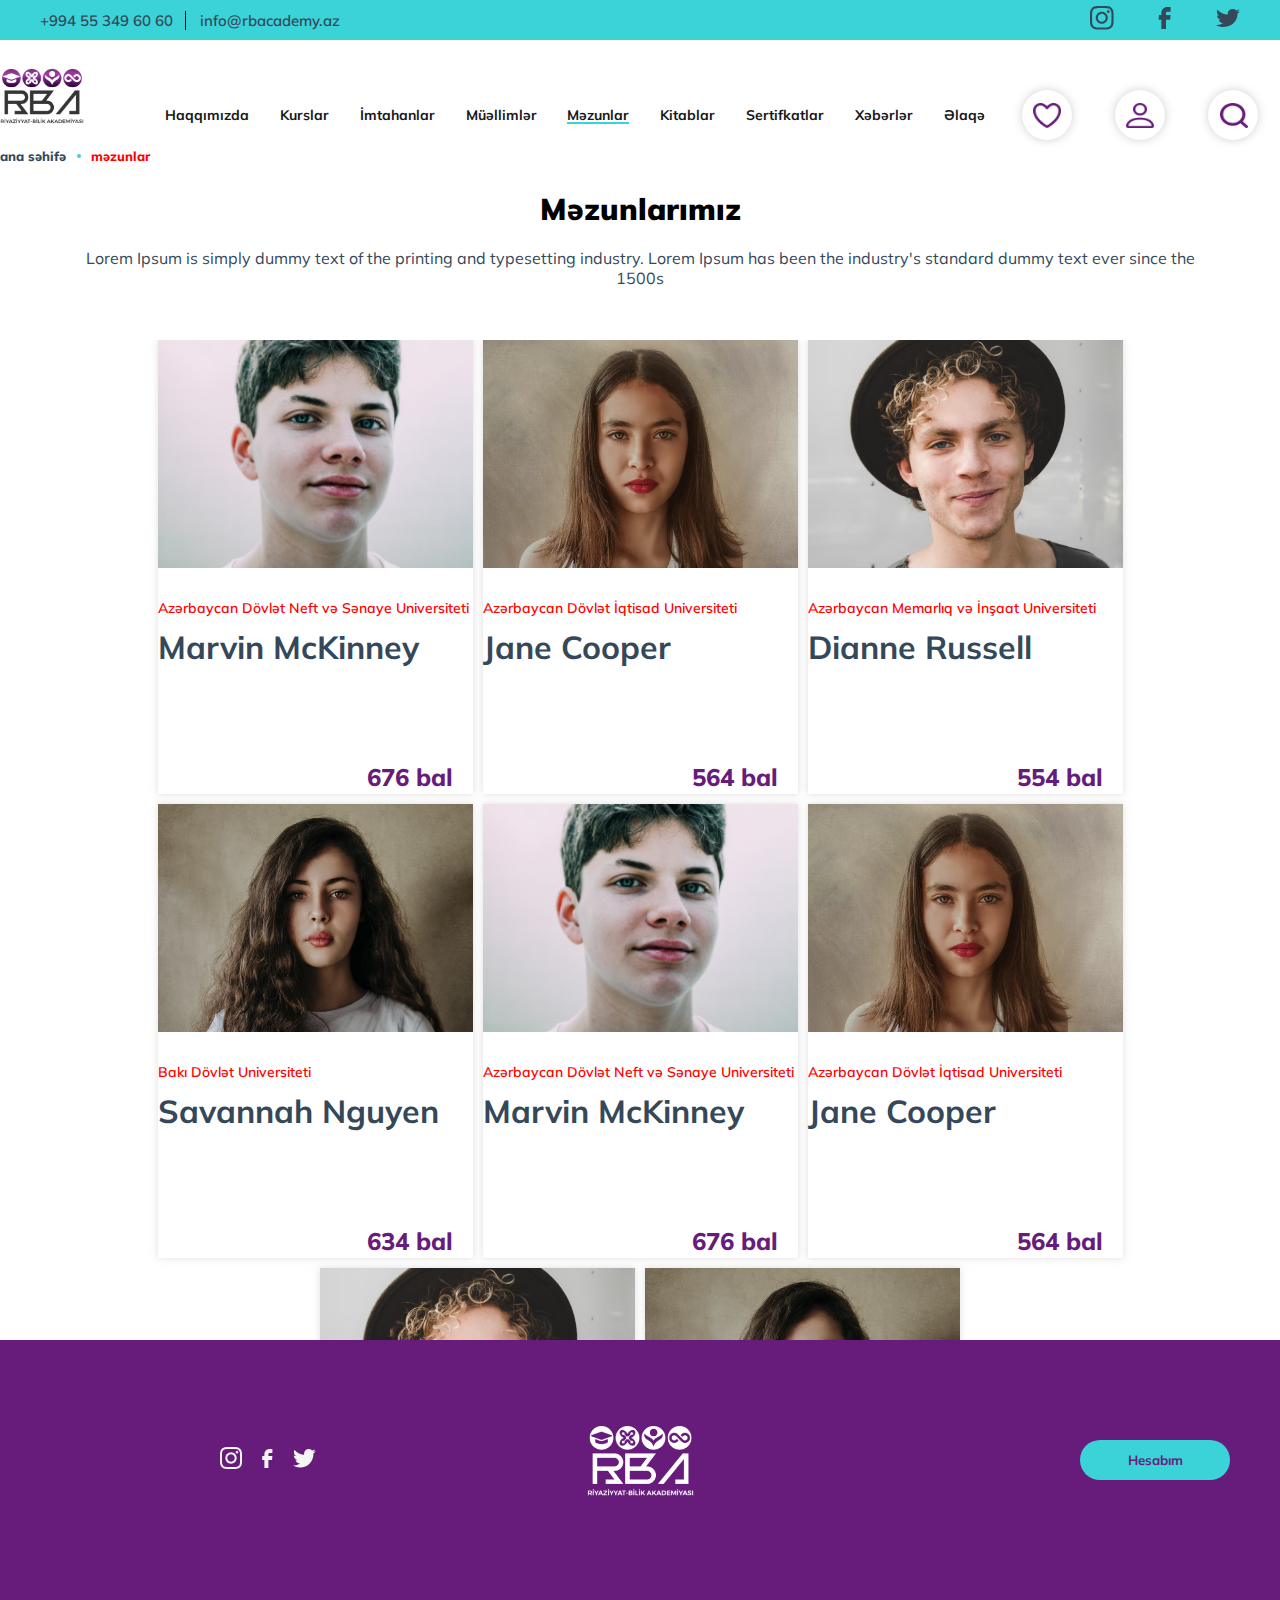
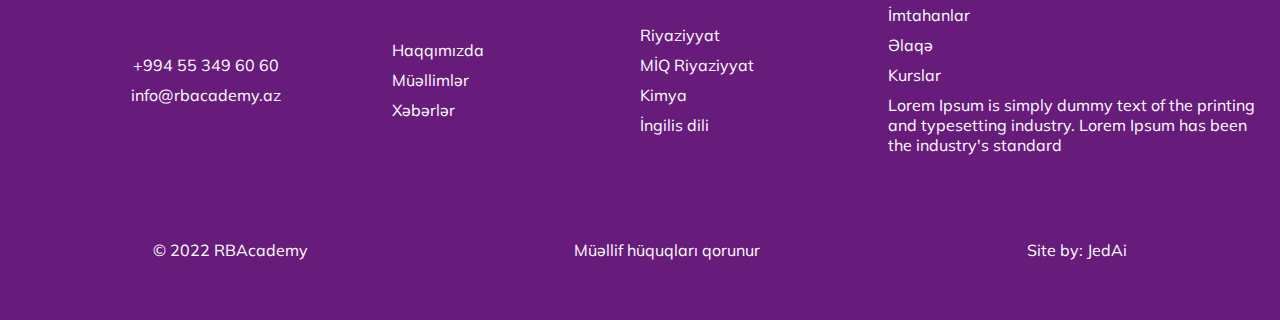
<file: Mezunlarimiz/mezunlarimiz.html>
<!DOCTYPE html>
<html lang="en">

<head>
    <meta charset="UTF-8">
    <meta http-equiv="X-UA-Compatible" content="IE=edge">
    <meta name="viewport" content="width=device-width, initial-scale=1.0">
    <link rel="preconnect" href="https://fonts.googleapis.com" />
    <link rel="preconnect" href="https://fonts.gstatic.com" crossorigin />
    <link
        href="https://fonts.googleapis.com/css2?family=Mulish:ital,wght@0,200;0,300;0,400;0,500;0,600;0,700;0,800;0,900;0,1000;1,200;1,300;1,400;1,500;1,600;1,700;1,800;1,900;1,1000&display=swap"
        rel="stylesheet" />

    <link rel="stylesheet" href="https://cdnjs.cloudflare.com/ajax/libs/OwlCarousel2/2.3.4/assets/owl.carousel.min.css"
        integrity="sha512-tS3S5qG0BlhnQROyJXvNjeEM4UpMXHrQfTGmbQ1gKmelCxlSEBUaxhRBj/EFTzpbP4RVSrpEikbmdJobCvhE3g=="
        crossorigin="anonymous" referrerpolicy="no-referrer" />
    <link rel="stylesheet" href="./style/mezunlarimiz.css">
    <link rel="stylesheet" href="./mediaQuery/mediaQuery.css">
    <title>Document</title>
</head>

<body>
    <header>
        <div class="topPartHeader">
            <div class="gmailAndPhoneInfo">
                <a href="#" class="phone">+994 55 349 60 60</a>
                <a href="#" class="email">info@rbacademy.az</a>
            </div>
            <div class="contactPart">
                <a href="https://www.instagram.com/lordmaxel/"><svg width="24" height="30" viewBox="0 0 14 14" fill="none"
                        xmlns="http://www.w3.org/2000/svg">
                        <path fill-rule="evenodd" clip-rule="evenodd"
                            d="M4.0413 0.0412569C4.77454 0.00750124 5.00833 0 6.87614 0C8.74395 0 8.97774 0.00812634 9.71037 0.0412569C10.443 0.0743874 10.9431 0.191282 11.3806 0.360685C11.8388 0.533839 12.2545 0.804509 12.5983 1.15457C12.9484 1.49775 13.2184 1.91282 13.391 2.37164C13.561 2.80922 13.6773 3.3093 13.711 4.04067C13.7448 4.77517 13.7523 5.00896 13.7523 6.87614C13.7523 8.74395 13.7442 8.97774 13.711 9.71099C13.6779 10.4424 13.561 10.9424 13.391 11.38C13.2184 11.8389 12.948 12.2547 12.5983 12.5983C12.2545 12.9484 11.8388 13.2184 11.3806 13.391C10.9431 13.561 10.443 13.6773 9.71162 13.711C8.97774 13.7448 8.74395 13.7523 6.87614 13.7523C5.00833 13.7523 4.77454 13.7442 4.0413 13.711C3.30993 13.6779 2.80984 13.561 2.37227 13.391C1.91339 13.2184 1.49764 12.9479 1.15394 12.5983C0.804121 12.255 0.53341 11.8394 0.360685 11.3806C0.191282 10.9431 0.0750125 10.443 0.0412569 9.71162C0.00750124 8.97712 0 8.74333 0 6.87614C0 5.00833 0.00812634 4.77454 0.0412569 4.04192C0.0743874 3.3093 0.191282 2.80922 0.360685 2.37164C0.533666 1.91287 0.804583 1.49732 1.15457 1.15394C1.49777 0.804197 1.91311 0.533491 2.37164 0.360685C2.80922 0.191282 3.3093 0.0750125 4.04067 0.0412569H4.0413ZM9.65473 1.27896C8.92961 1.24583 8.71207 1.23896 6.87614 1.23896C5.04021 1.23896 4.82268 1.24583 4.09756 1.27896C3.42682 1.30959 3.06301 1.42149 2.82047 1.51588C2.49979 1.6409 2.27038 1.78905 2.02971 2.02971C1.80158 2.25166 1.62601 2.52185 1.51588 2.82047C1.42149 3.06301 1.30959 3.42682 1.27896 4.09756C1.24583 4.82268 1.23896 5.04021 1.23896 6.87614C1.23896 8.71207 1.24583 8.92961 1.27896 9.65473C1.30959 10.3255 1.42149 10.6893 1.51588 10.9318C1.6259 11.23 1.80155 11.5007 2.02971 11.7226C2.25162 11.9507 2.52229 12.1264 2.82047 12.2364C3.06301 12.3308 3.42682 12.4427 4.09756 12.4733C4.82268 12.5065 5.03959 12.5133 6.87614 12.5133C8.7127 12.5133 8.92961 12.5065 9.65473 12.4733C10.3255 12.4427 10.6893 12.3308 10.9318 12.2364C11.2525 12.1114 11.4819 11.9632 11.7226 11.7226C11.9507 11.5007 12.1264 11.23 12.2364 10.9318C12.3308 10.6893 12.4427 10.3255 12.4733 9.65473C12.5065 8.92961 12.5133 8.71207 12.5133 6.87614C12.5133 5.04021 12.5065 4.82268 12.4733 4.09756C12.4427 3.42682 12.3308 3.06301 12.2364 2.82047C12.1114 2.49979 11.9632 2.27038 11.7226 2.02971C11.5006 1.80159 11.2304 1.62603 10.9318 1.51588C10.6893 1.42149 10.3255 1.30959 9.65473 1.27896ZM5.99787 8.99587C6.48837 9.20005 7.03453 9.22761 7.54309 9.07384C8.05164 8.92006 8.49103 8.5945 8.78622 8.15276C9.0814 7.71101 9.21407 7.18049 9.16155 6.6518C9.10904 6.12311 8.8746 5.62904 8.49829 5.254C8.2584 5.01426 7.96833 4.83069 7.64898 4.7165C7.32963 4.60232 6.98893 4.56036 6.65142 4.59365C6.3139 4.62694 5.98797 4.73465 5.69708 4.90902C5.40618 5.0834 5.15757 5.3201 4.96914 5.60209C4.78071 5.88408 4.65714 6.20434 4.60734 6.53981C4.55754 6.87529 4.58273 7.21763 4.68112 7.5422C4.7795 7.86677 4.94862 8.16549 5.17631 8.41685C5.404 8.66821 5.68459 8.86596 5.99787 8.99587ZM4.37698 4.37698C4.70517 4.04878 5.0948 3.78844 5.52361 3.61083C5.95241 3.43321 6.41201 3.34179 6.87614 3.34179C7.34028 3.34179 7.79988 3.43321 8.22868 3.61083C8.65749 3.78844 9.04712 4.04878 9.37531 4.37698C9.70351 4.70517 9.96384 5.0948 10.1415 5.52361C10.3191 5.95241 10.4105 6.41201 10.4105 6.87614C10.4105 7.34028 10.3191 7.79988 10.1415 8.22868C9.96384 8.65749 9.70351 9.04712 9.37531 9.37531C8.71249 10.0381 7.81351 10.4105 6.87614 10.4105C5.93878 10.4105 5.0398 10.0381 4.37698 9.37531C3.71416 8.71249 3.34179 7.81351 3.34179 6.87614C3.34179 5.93878 3.71416 5.0398 4.37698 4.37698ZM11.1944 3.86814C11.2757 3.79142 11.3408 3.69917 11.3858 3.59683C11.4309 3.4945 11.4549 3.38417 11.4565 3.27238C11.4582 3.16058 11.4374 3.0496 11.3953 2.946C11.3533 2.84239 11.2909 2.74828 11.2118 2.66922C11.1328 2.59016 11.0387 2.52777 10.9351 2.48574C10.8315 2.44371 10.7205 2.42289 10.6087 2.42452C10.4969 2.42615 10.3866 2.45019 10.2842 2.49523C10.1819 2.54026 10.0896 2.60537 10.0129 2.6867C9.86371 2.84487 9.78202 3.05496 9.78519 3.27238C9.78836 3.48979 9.87614 3.69741 10.0299 3.85117C10.1836 4.00492 10.3913 4.0927 10.6087 4.09587C10.8261 4.09904 11.0362 4.01735 11.1944 3.86814Z"
                            fill="#34485A" />
                    </svg></a>
                <a href="#"><svg width="22" height="22" viewBox="0 0 7 12" fill="none"
                        xmlns="http://www.w3.org/2000/svg">
                        <path
                            d="M1.51326 12H4.03958V6.94105H6.31579L6.56589 4.42737H4.03958V3.15789C4.03958 2.99039 4.10612 2.82975 4.22456 2.7113C4.34301 2.59286 4.50365 2.52632 4.67116 2.52632H6.56589V0H4.67116C3.83363 0 3.03041 0.332706 2.43819 0.924926C1.84597 1.51715 1.51326 2.32037 1.51326 3.15789V4.42737H0.250105L0 6.94105H1.51326V12Z"
                            fill="#34485A" />
                    </svg>
                </a>
                <a href="#"><svg width="24" height="30" viewBox="0 0 16 12" fill="none"
                        xmlns="http://www.w3.org/2000/svg">
                        <path
                            d="M16 1.42342C15.4116 1.66396 14.7795 1.82649 14.115 1.89995C14.8007 1.52145 15.3136 0.925741 15.5582 0.223974C14.914 0.576974 14.209 0.825448 13.4738 0.958593C12.9794 0.471576 12.3245 0.148773 11.6109 0.0403016C10.8973 -0.06817 10.1648 0.0437586 9.52717 0.35871C8.88955 0.673661 8.38247 1.17401 8.08467 1.78209C7.78686 2.39016 7.71499 3.07193 7.88021 3.72154C6.57496 3.66108 5.29807 3.34809 4.13242 2.80288C2.96677 2.25767 1.93841 1.49244 1.11407 0.556828C0.832203 1.0054 0.670131 1.52549 0.670131 2.07938C0.669817 2.578 0.802912 3.069 1.05761 3.50879C1.3123 3.94858 1.68073 4.32357 2.13019 4.60049C1.60893 4.58519 1.09918 4.45524 0.643354 4.22148V4.26048C0.643302 4.95983 0.905511 5.63765 1.38549 6.17894C1.86547 6.72023 2.53365 7.09165 3.27667 7.23017C2.79312 7.3509 2.28615 7.36869 1.79406 7.28218C2.0037 7.88392 2.41205 8.41013 2.96194 8.78712C3.51184 9.16412 4.17575 9.37303 4.86074 9.38462C3.69794 10.2268 2.26188 10.6836 0.783581 10.6816C0.521717 10.6816 0.260073 10.6675 0 10.6393C1.50056 11.5294 3.24731 12.0018 5.03127 12C11.0702 12 14.3715 7.38554 14.3715 3.38349C14.3715 3.25347 14.368 3.12215 14.3617 2.99213C15.0038 2.56369 15.5581 2.03315 15.9986 1.42537L16 1.42342Z"
                            fill="#34485A" />
                    </svg>
                </a>
            </div>
        </div>
        <nav class="navbar">
            <div class="infoPage">
                <a href="../index.html"><img src="../images/Header/logo.png" alt="Logo yoxdur" class="logo" /></a>
                <div class="pages">
                    <a href="../index.html">ana səhifə</a>
                    <div class="dot"></div>
                    <a href="./kurslar.html" class="red">məzunlar</a>
                </div>
            </div>
            <div class="navbarLinks" id="navbarLinks">
                <a href="../Haqqimizda/aboutUs.html" class="links anotherLinks">Haqqımızda</a>
                <a href="../Kurslar/kurslar.html" class="links">Kurslar</a>
                <a href="../Imtahanlar/imtahanlar.html" class="links anotherLinks">İmtahanlar</a>
                <a href="../Muellimler/muellimler.html" class="links">Müəllimlər</a>
                <a href="./mezunlarimiz.html" class="links anotherLinks">Məzunlar</a>
                <a href="../Kitablar/kitablar.html" class="links">Kitablar</a>
                <a href="../Sertifikatlar/sertifikatlar.html" class="links anotherLinks">Sertifkatlar</a>
                <a href="../Xeber/xeber.html" class="links">Xəbərlər</a>
                <a href="../Elaqe/elaqe.html" class="links anotherLinks">Əlaqə</a>
            </div>
            <div class="navbarButtons">
                <button class="buttonsInNavbar likeButton"></button>
                <a href="../DaxilOl/daxilOl.html" class="buttonsInNavbar userButton"></a>
                <button class="buttonsInNavbar searchButton"></button>
                <button class="hMenu" onclick="toggleClass()">
                    <div class="line line1"></div>
                    <div class="line line2"></div>
                    <div class="line line3"></div>
                </button>
            </div>
        </nav>
    </header>

    <main>
        <section class="graduate">
            <div class="graduateText">
                <h1>Məzunlarımız</h1>
                <p>
                    Lorem Ipsum is simply dummy text of the printing and typesetting
                    industry. Lorem Ipsum has been the industry's standard dummy text
                    ever since the 1500s
                </p>
            </div>

            <div class="graduateCards">
                <div class="graduateCard">
                    <div class="graduateCardTop">
                        <img src="../images/Graduate/person1.png" alt="şəkil yoxdur" />
                    </div>
                    <div class="graduateCardBottom">
                        <h3>Azərbaycan Dövlət Neft və Sənaye Universiteti</h3>
                        <h1>Marvin McKinney</h1>
                        <p>
                            Lorem Ipsum is simply dummy text of the printing and typesetting
                            industry. Lorem Ipsum has been the industry's standard dummy
                            text ever since the 1500s
                        </p>
                    </div>
                    <div class="forPrice">
                        <h2>676 bal</h2>
                    </div>
                </div>

                <div class="graduateCard">
                    <div class="graduateCardTop">
                        <img src="../images/Graduate/person2.png" alt="şəkil yoxdur" />
                    </div>
                    <div class="graduateCardBottom">
                        <h3>Azərbaycan Dövlət İqtisad Universiteti</h3>
                        <h1>Jane Cooper</h1>
                        <p>
                            Lorem Ipsum is simply dummy text of the printing and typesetting
                            industry. Lorem Ipsum has been the industry's standard dummy
                            text ever since the 1500s
                        </p>
                    </div>
                    <div class="forPrice">
                        <h2>564 bal</h2>
                    </div>
                </div>

                <div class="graduateCard">
                    <div class="graduateCardTop">
                        <img src="../images/Graduate/person3.png" alt="şəkil yoxdur" />
                    </div>
                    <div class="graduateCardBottom">
                        <h3>Azərbaycan Memarlıq və İnşaat Universiteti</h3>
                        <h1>Dianne Russell</h1>
                        <p>
                            Lorem Ipsum is simply dummy text of the printing and typesetting
                            industry. Lorem Ipsum has been the industry's standard dummy
                            text ever since the 1500s
                        </p>
                    </div>
                    <div class="forPrice">
                        <h2>554 bal</h2>
                    </div>
                </div>

                <div class="graduateCard">
                    <div class="graduateCardTop">
                        <img src="../images/Graduate/person4.png" alt="şəkil yoxdur" />
                    </div>
                    <div class="graduateCardBottom">
                        <h3>Bakı Dövlət Universiteti</h3>
                        <h1>Savannah Nguyen</h1>
                        <p>
                            Lorem Ipsum is simply dummy text of the printing and typesetting
                            industry. Lorem Ipsum has been the industry's standard dummy
                            text ever since the 1500s
                        </p>
                    </div>
                    <div class="forPrice">
                        <h2>634 bal</h2>
                    </div>
                </div>

                <div class="graduateCard">
                    <div class="graduateCardTop">
                        <img src="../images/Graduate/person1.png" alt="şəkil yoxdur" />
                    </div>
                    <div class="graduateCardBottom">
                        <h3>Azərbaycan Dövlət Neft və Sənaye Universiteti</h3>
                        <h1>Marvin McKinney</h1>
                        <p>
                            Lorem Ipsum is simply dummy text of the printing and typesetting
                            industry. Lorem Ipsum has been the industry's standard dummy
                            text ever since the 1500s
                        </p>
                    </div>
                    <div class="forPrice">
                        <h2>676 bal</h2>
                    </div>
                </div>

                <div class="graduateCard">
                    <div class="graduateCardTop">
                        <img src="../images/Graduate/person2.png" alt="şəkil yoxdur" />
                    </div>
                    <div class="graduateCardBottom">
                        <h3>Azərbaycan Dövlət İqtisad Universiteti</h3>
                        <h1>Jane Cooper</h1>
                        <p>
                            Lorem Ipsum is simply dummy text of the printing and typesetting
                            industry. Lorem Ipsum has been the industry's standard dummy
                            text ever since the 1500s
                        </p>
                    </div>
                    <div class="forPrice">
                        <h2>564 bal</h2>
                    </div>
                </div>

                <div class="graduateCard">
                    <div class="graduateCardTop">
                        <img src="../images/Graduate/person3.png" alt="şəkil yoxdur" />
                    </div>
                    <div class="graduateCardBottom">
                        <h3>Azərbaycan Memarlıq və İnşaat Universiteti</h3>
                        <h1>Dianne Russell</h1>
                        <p>
                            Lorem Ipsum is simply dummy text of the printing and typesetting
                            industry. Lorem Ipsum has been the industry's standard dummy
                            text ever since the 1500s
                        </p>
                    </div>
                    <div class="forPrice">
                        <h2>554 bal</h2>
                    </div>
                </div>

                <div class="graduateCard">
                    <div class="graduateCardTop">
                        <img src="../images/Graduate/person4.png" alt="şəkil yoxdur" />
                    </div>
                    <div class="graduateCardBottom">
                        <h3>Bakı Dövlət Universiteti</h3>
                        <h1>Savannah Nguyen</h1>
                        <p>
                            Lorem Ipsum is simply dummy text of the printing and typesetting
                            industry. Lorem Ipsum has been the industry's standard dummy
                            text ever since the 1500s
                        </p>
                    </div>
                    <div class="forPrice">
                        <h2>634 bal</h2>
                    </div>
                </div>
            </div>
        </section>
    </main>

    <footer>
        <div class="footerTop">
            <div class="part1">
                <a href=""><img src="../images/Footer/instagram.png" alt="şəkil yoxdur" /></a>
                <a href=""><img src="../images/Footer/facebook.png" alt="şəkil yoxdur" /></a>
                <a href=""><img src="../images/Footer/twitter.png" alt="şəkil yoxdur" /></a>
            </div>
            <div class="part2">
                <img src="../images/Footer/footerLogo.png" alt="şəkil yoxdur" />
            </div>
            <div class="part3">
                <button>Hesabım</button>
            </div>
            <div class="part4">
                <a href=""> +994 55 349 60 60</a>
                <a href=""> info@rbacademy.az</a>
            </div>
            <div class="part5">
                <a href="">Haqqımızda</a>
                <a href="">Müəllimlər</a>
                <a href="">Xəbərlər</a>
            </div>
            <div class="part6">
                <a href="">Riyaziyyat</a>
                <a href="">MİQ Riyaziyyat</a>
                <a href="">Kimya</a>
                <a href="">İngilis dili</a>
            </div>
            <div class="part7">
                <a href="">İmtahanlar</a>
                <a href="">Əlaqə</a>
                <a href="">Kurslar</a>
                <p>Lorem Ipsum is simply dummy text of the printing and typesetting industry. Lorem Ipsum has been the
                    industry's standard</p>
            </div>
        </div>
        <div class="footerBottom">
            <p>© 2022 RBAcademy</p>
            <p>Müəllif hüquqları qorunur</p>
            <p class="lastWord">Site by:</p>
        </div>
    </footer>

</body>
<script src="../main.js"></script>

</html>
</file>
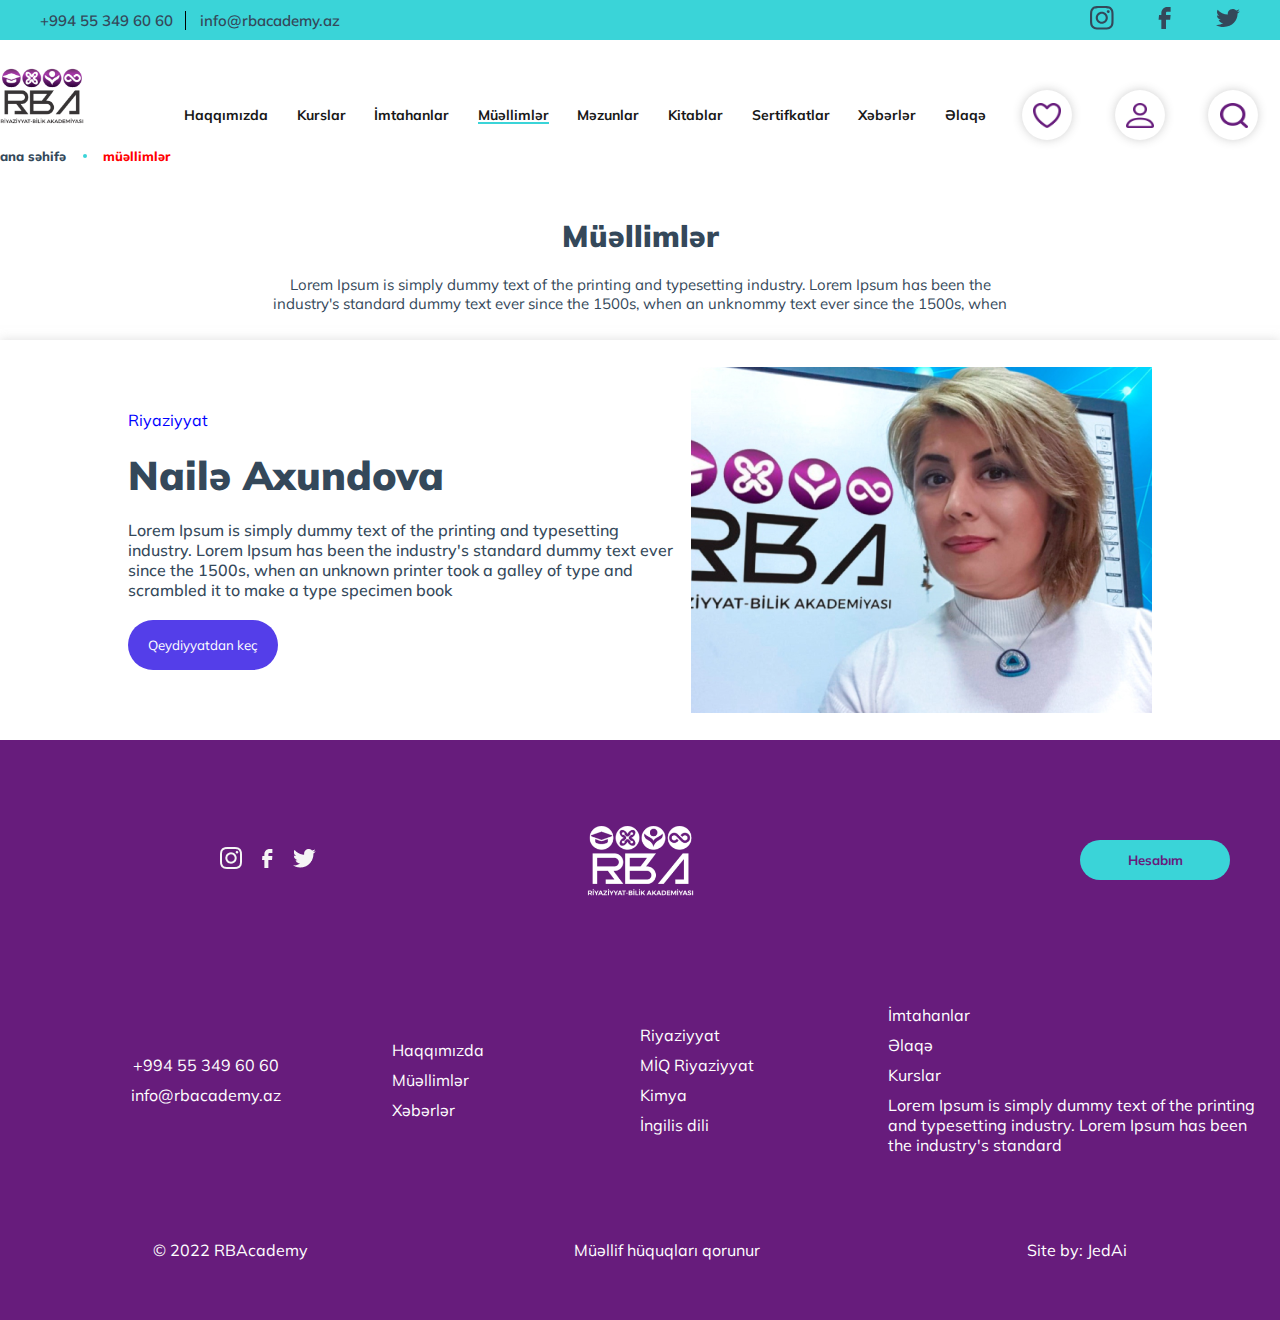
<file: Muellimler/muellimler.html>
<!DOCTYPE html>
<html lang="en">

<head>
    <meta charset="UTF-8">
    <meta http-equiv="X-UA-Compatible" content="IE=edge">
    <meta name="viewport" content="width=device-width, initial-scale=1.0">
    <link rel="preconnect" href="https://fonts.googleapis.com" />
    <link rel="preconnect" href="https://fonts.gstatic.com" crossorigin />
    <link
        href="https://fonts.googleapis.com/css2?family=Mulish:ital,wght@0,200;0,300;0,400;0,500;0,600;0,700;0,800;0,900;0,1000;1,200;1,300;1,400;1,500;1,600;1,700;1,800;1,900;1,1000&display=swap"
        rel="stylesheet" />

    <link rel="stylesheet" href="https://cdnjs.cloudflare.com/ajax/libs/OwlCarousel2/2.3.4/assets/owl.carousel.min.css"
        integrity="sha512-tS3S5qG0BlhnQROyJXvNjeEM4UpMXHrQfTGmbQ1gKmelCxlSEBUaxhRBj/EFTzpbP4RVSrpEikbmdJobCvhE3g=="
        crossorigin="anonymous" referrerpolicy="no-referrer" />
    <link rel="stylesheet" href="./style/muellimler.css">
    <link rel="stylesheet" href="./mediaQuery/mediaQuery.css">
    <title>Muellimler</title>
</head>

<body>

    <header>

        <div class="topPartHeader">
            <div class="gmailAndPhoneInfo">
                <a href="#" class="phone">+994 55 349 60 60</a>
                <a href="#" class="email">info@rbacademy.az</a>
            </div>
            <div class="contactPart">
                <a href="https://www.instagram.com/lordmaxel/"><svg width="24" height="30" viewBox="0 0 14 14"
                        fill="none" xmlns="http://www.w3.org/2000/svg">
                        <path fill-rule="evenodd" clip-rule="evenodd"
                            d="M4.0413 0.0412569C4.77454 0.00750124 5.00833 0 6.87614 0C8.74395 0 8.97774 0.00812634 9.71037 0.0412569C10.443 0.0743874 10.9431 0.191282 11.3806 0.360685C11.8388 0.533839 12.2545 0.804509 12.5983 1.15457C12.9484 1.49775 13.2184 1.91282 13.391 2.37164C13.561 2.80922 13.6773 3.3093 13.711 4.04067C13.7448 4.77517 13.7523 5.00896 13.7523 6.87614C13.7523 8.74395 13.7442 8.97774 13.711 9.71099C13.6779 10.4424 13.561 10.9424 13.391 11.38C13.2184 11.8389 12.948 12.2547 12.5983 12.5983C12.2545 12.9484 11.8388 13.2184 11.3806 13.391C10.9431 13.561 10.443 13.6773 9.71162 13.711C8.97774 13.7448 8.74395 13.7523 6.87614 13.7523C5.00833 13.7523 4.77454 13.7442 4.0413 13.711C3.30993 13.6779 2.80984 13.561 2.37227 13.391C1.91339 13.2184 1.49764 12.9479 1.15394 12.5983C0.804121 12.255 0.53341 11.8394 0.360685 11.3806C0.191282 10.9431 0.0750125 10.443 0.0412569 9.71162C0.00750124 8.97712 0 8.74333 0 6.87614C0 5.00833 0.00812634 4.77454 0.0412569 4.04192C0.0743874 3.3093 0.191282 2.80922 0.360685 2.37164C0.533666 1.91287 0.804583 1.49732 1.15457 1.15394C1.49777 0.804197 1.91311 0.533491 2.37164 0.360685C2.80922 0.191282 3.3093 0.0750125 4.04067 0.0412569H4.0413ZM9.65473 1.27896C8.92961 1.24583 8.71207 1.23896 6.87614 1.23896C5.04021 1.23896 4.82268 1.24583 4.09756 1.27896C3.42682 1.30959 3.06301 1.42149 2.82047 1.51588C2.49979 1.6409 2.27038 1.78905 2.02971 2.02971C1.80158 2.25166 1.62601 2.52185 1.51588 2.82047C1.42149 3.06301 1.30959 3.42682 1.27896 4.09756C1.24583 4.82268 1.23896 5.04021 1.23896 6.87614C1.23896 8.71207 1.24583 8.92961 1.27896 9.65473C1.30959 10.3255 1.42149 10.6893 1.51588 10.9318C1.6259 11.23 1.80155 11.5007 2.02971 11.7226C2.25162 11.9507 2.52229 12.1264 2.82047 12.2364C3.06301 12.3308 3.42682 12.4427 4.09756 12.4733C4.82268 12.5065 5.03959 12.5133 6.87614 12.5133C8.7127 12.5133 8.92961 12.5065 9.65473 12.4733C10.3255 12.4427 10.6893 12.3308 10.9318 12.2364C11.2525 12.1114 11.4819 11.9632 11.7226 11.7226C11.9507 11.5007 12.1264 11.23 12.2364 10.9318C12.3308 10.6893 12.4427 10.3255 12.4733 9.65473C12.5065 8.92961 12.5133 8.71207 12.5133 6.87614C12.5133 5.04021 12.5065 4.82268 12.4733 4.09756C12.4427 3.42682 12.3308 3.06301 12.2364 2.82047C12.1114 2.49979 11.9632 2.27038 11.7226 2.02971C11.5006 1.80159 11.2304 1.62603 10.9318 1.51588C10.6893 1.42149 10.3255 1.30959 9.65473 1.27896ZM5.99787 8.99587C6.48837 9.20005 7.03453 9.22761 7.54309 9.07384C8.05164 8.92006 8.49103 8.5945 8.78622 8.15276C9.0814 7.71101 9.21407 7.18049 9.16155 6.6518C9.10904 6.12311 8.8746 5.62904 8.49829 5.254C8.2584 5.01426 7.96833 4.83069 7.64898 4.7165C7.32963 4.60232 6.98893 4.56036 6.65142 4.59365C6.3139 4.62694 5.98797 4.73465 5.69708 4.90902C5.40618 5.0834 5.15757 5.3201 4.96914 5.60209C4.78071 5.88408 4.65714 6.20434 4.60734 6.53981C4.55754 6.87529 4.58273 7.21763 4.68112 7.5422C4.7795 7.86677 4.94862 8.16549 5.17631 8.41685C5.404 8.66821 5.68459 8.86596 5.99787 8.99587ZM4.37698 4.37698C4.70517 4.04878 5.0948 3.78844 5.52361 3.61083C5.95241 3.43321 6.41201 3.34179 6.87614 3.34179C7.34028 3.34179 7.79988 3.43321 8.22868 3.61083C8.65749 3.78844 9.04712 4.04878 9.37531 4.37698C9.70351 4.70517 9.96384 5.0948 10.1415 5.52361C10.3191 5.95241 10.4105 6.41201 10.4105 6.87614C10.4105 7.34028 10.3191 7.79988 10.1415 8.22868C9.96384 8.65749 9.70351 9.04712 9.37531 9.37531C8.71249 10.0381 7.81351 10.4105 6.87614 10.4105C5.93878 10.4105 5.0398 10.0381 4.37698 9.37531C3.71416 8.71249 3.34179 7.81351 3.34179 6.87614C3.34179 5.93878 3.71416 5.0398 4.37698 4.37698ZM11.1944 3.86814C11.2757 3.79142 11.3408 3.69917 11.3858 3.59683C11.4309 3.4945 11.4549 3.38417 11.4565 3.27238C11.4582 3.16058 11.4374 3.0496 11.3953 2.946C11.3533 2.84239 11.2909 2.74828 11.2118 2.66922C11.1328 2.59016 11.0387 2.52777 10.9351 2.48574C10.8315 2.44371 10.7205 2.42289 10.6087 2.42452C10.4969 2.42615 10.3866 2.45019 10.2842 2.49523C10.1819 2.54026 10.0896 2.60537 10.0129 2.6867C9.86371 2.84487 9.78202 3.05496 9.78519 3.27238C9.78836 3.48979 9.87614 3.69741 10.0299 3.85117C10.1836 4.00492 10.3913 4.0927 10.6087 4.09587C10.8261 4.09904 11.0362 4.01735 11.1944 3.86814Z"
                            fill="#34485A" />
                    </svg></a>
                <a href="#"><svg width="22" height="22" viewBox="0 0 7 12" fill="none"
                        xmlns="http://www.w3.org/2000/svg">
                        <path
                            d="M1.51326 12H4.03958V6.94105H6.31579L6.56589 4.42737H4.03958V3.15789C4.03958 2.99039 4.10612 2.82975 4.22456 2.7113C4.34301 2.59286 4.50365 2.52632 4.67116 2.52632H6.56589V0H4.67116C3.83363 0 3.03041 0.332706 2.43819 0.924926C1.84597 1.51715 1.51326 2.32037 1.51326 3.15789V4.42737H0.250105L0 6.94105H1.51326V12Z"
                            fill="#34485A" />
                    </svg>
                </a>
                <a href="#"><svg width="24" height="30" viewBox="0 0 16 12" fill="none"
                        xmlns="http://www.w3.org/2000/svg">
                        <path
                            d="M16 1.42342C15.4116 1.66396 14.7795 1.82649 14.115 1.89995C14.8007 1.52145 15.3136 0.925741 15.5582 0.223974C14.914 0.576974 14.209 0.825448 13.4738 0.958593C12.9794 0.471576 12.3245 0.148773 11.6109 0.0403016C10.8973 -0.06817 10.1648 0.0437586 9.52717 0.35871C8.88955 0.673661 8.38247 1.17401 8.08467 1.78209C7.78686 2.39016 7.71499 3.07193 7.88021 3.72154C6.57496 3.66108 5.29807 3.34809 4.13242 2.80288C2.96677 2.25767 1.93841 1.49244 1.11407 0.556828C0.832203 1.0054 0.670131 1.52549 0.670131 2.07938C0.669817 2.578 0.802912 3.069 1.05761 3.50879C1.3123 3.94858 1.68073 4.32357 2.13019 4.60049C1.60893 4.58519 1.09918 4.45524 0.643354 4.22148V4.26048C0.643302 4.95983 0.905511 5.63765 1.38549 6.17894C1.86547 6.72023 2.53365 7.09165 3.27667 7.23017C2.79312 7.3509 2.28615 7.36869 1.79406 7.28218C2.0037 7.88392 2.41205 8.41013 2.96194 8.78712C3.51184 9.16412 4.17575 9.37303 4.86074 9.38462C3.69794 10.2268 2.26188 10.6836 0.783581 10.6816C0.521717 10.6816 0.260073 10.6675 0 10.6393C1.50056 11.5294 3.24731 12.0018 5.03127 12C11.0702 12 14.3715 7.38554 14.3715 3.38349C14.3715 3.25347 14.368 3.12215 14.3617 2.99213C15.0038 2.56369 15.5581 2.03315 15.9986 1.42537L16 1.42342Z"
                            fill="#34485A" />
                    </svg>
                </a>
            </div>
        </div>

        <nav class="navbar">
            <div class="infoPage">
                <a href="../index.html"><img src="../images/Header/logo.png" alt="Logo yoxdur" class="logo" /></a>
                <div class="pages">
                    <a href="../index.html">ana səhifə</a>
                    <div class="dot"></div>
                    <a href="./kurslar.html" class="red">müəllimlər</a>
                </div>
            </div>
            <div class="navbarLinks" id="navbarLinks">
                <a href="../Haqqimizda/aboutUs.html" class="links anotherLinks">Haqqımızda</a>
                <a href="../Kurslar/kurslar.html" class="links">Kurslar</a>
                <a href="../Imtahanlar/imtahanlar.html" class="links anotherLinks">İmtahanlar</a>
                <a href="./muellimler.html" class="links">Müəllimlər</a>
                <a href="../Mezunlarimiz/mezunlarimiz.html" class="links anotherLinks">Məzunlar</a>
                <a href="../Kitablar/kitablar.html" class="links">Kitablar</a>
                <a href="../Sertifikatlar/sertifikatlar.html" class="links anotherLinks">Sertifkatlar</a>
                <a href="../Xeber/xeber.html" class="links">Xəbərlər</a>
                <a href="../Elaqe/elaqe.html" class="links anotherLinks">Əlaqə</a>
            </div>
            <div class="navbarButtons">
                <button class="buttonsInNavbar likeButton"></button>
                <a href="../DaxilOl/daxilOl.html" class="buttonsInNavbar userButton"></a>
                <button class="buttonsInNavbar searchButton"></button>
                <button class="hMenu" onclick="toggleClass()">
                    <div class="line line1"></div>
                    <div class="line line2"></div>
                    <div class="line line3"></div>
                </button>
            </div>
        </nav>

    </header>
    <main>
        <div class="text">
            <h1>Müəllimlər</h1>
            <p>Lorem Ipsum is simply dummy text of the printing and typesetting industry. Lorem Ipsum has been the
                industry's standard dummy text ever since the 1500s, when an unknommy text ever since the 1500s,
                when
            </p>
        </div>
        <section class="aboutNaila">
            <div class="containerAboutNaila">
                <div class="textForContainerAboutNaila">
                    <p class="blueWordAboutNaila">Riyaziyyat</p>
                    <h1>Nailə Axundova</h1>
                    <p class="info">
                        Lorem Ipsum is simply dummy text of the printing and typesetting
                        industry. Lorem Ipsum has been the industry's standard dummy text
                        ever since the 1500s, when an unknown printer took a galley of
                        type and scrambled it to make a type specimen book
                    </p>
                    <button class="signInButton">Qeydiyyatdan keç</button>
                </div>
                <img class="pictureForAboutNaila" src="../images/AboutNaila/naila.png" alt="şəkil yoxdur" />
            </div>
        </section>

    </main>

    <footer>
        <div class="footerTop">
            <div class="part1">
                <a href=""><img src="../images/Footer/instagram.png" alt="şəkil yoxdur" /></a>
                <a href=""><img src="../images/Footer/facebook.png" alt="şəkil yoxdur" /></a>
                <a href=""><img src="../images/Footer/twitter.png" alt="şəkil yoxdur" /></a>
            </div>
            <div class="part2">
                <img src="../images/Footer/footerLogo.png" alt="şəkil yoxdur" />
            </div>
            <div class="part3">
                <button>Hesabım</button>
            </div>
            <div class="part4">
                <a href=""> +994 55 349 60 60</a>
                <a href=""> info@rbacademy.az</a>
            </div>
            <div class="part5">
                <a href="">Haqqımızda</a>
                <a href="">Müəllimlər</a>
                <a href="">Xəbərlər</a>
            </div>
            <div class="part6">
                <a href="">Riyaziyyat</a>
                <a href="">MİQ Riyaziyyat</a>
                <a href="">Kimya</a>
                <a href="">İngilis dili</a>
            </div>
            <div class="part7">
                <a href="">İmtahanlar</a>
                <a href="">Əlaqə</a>
                <a href="">Kurslar</a>
                <p>Lorem Ipsum is simply dummy text of the printing and typesetting industry. Lorem Ipsum has been the
                    industry's standard</p>
            </div>
        </div>
        <div class="footerBottom">
            <p>© 2022 RBAcademy</p>
            <p>Müəllif hüquqları qorunur</p>
            <p class="lastWord">Site by:</p>
        </div>
    </footer>
</body>
<script src="../main.js"></script>

</html>
</file>
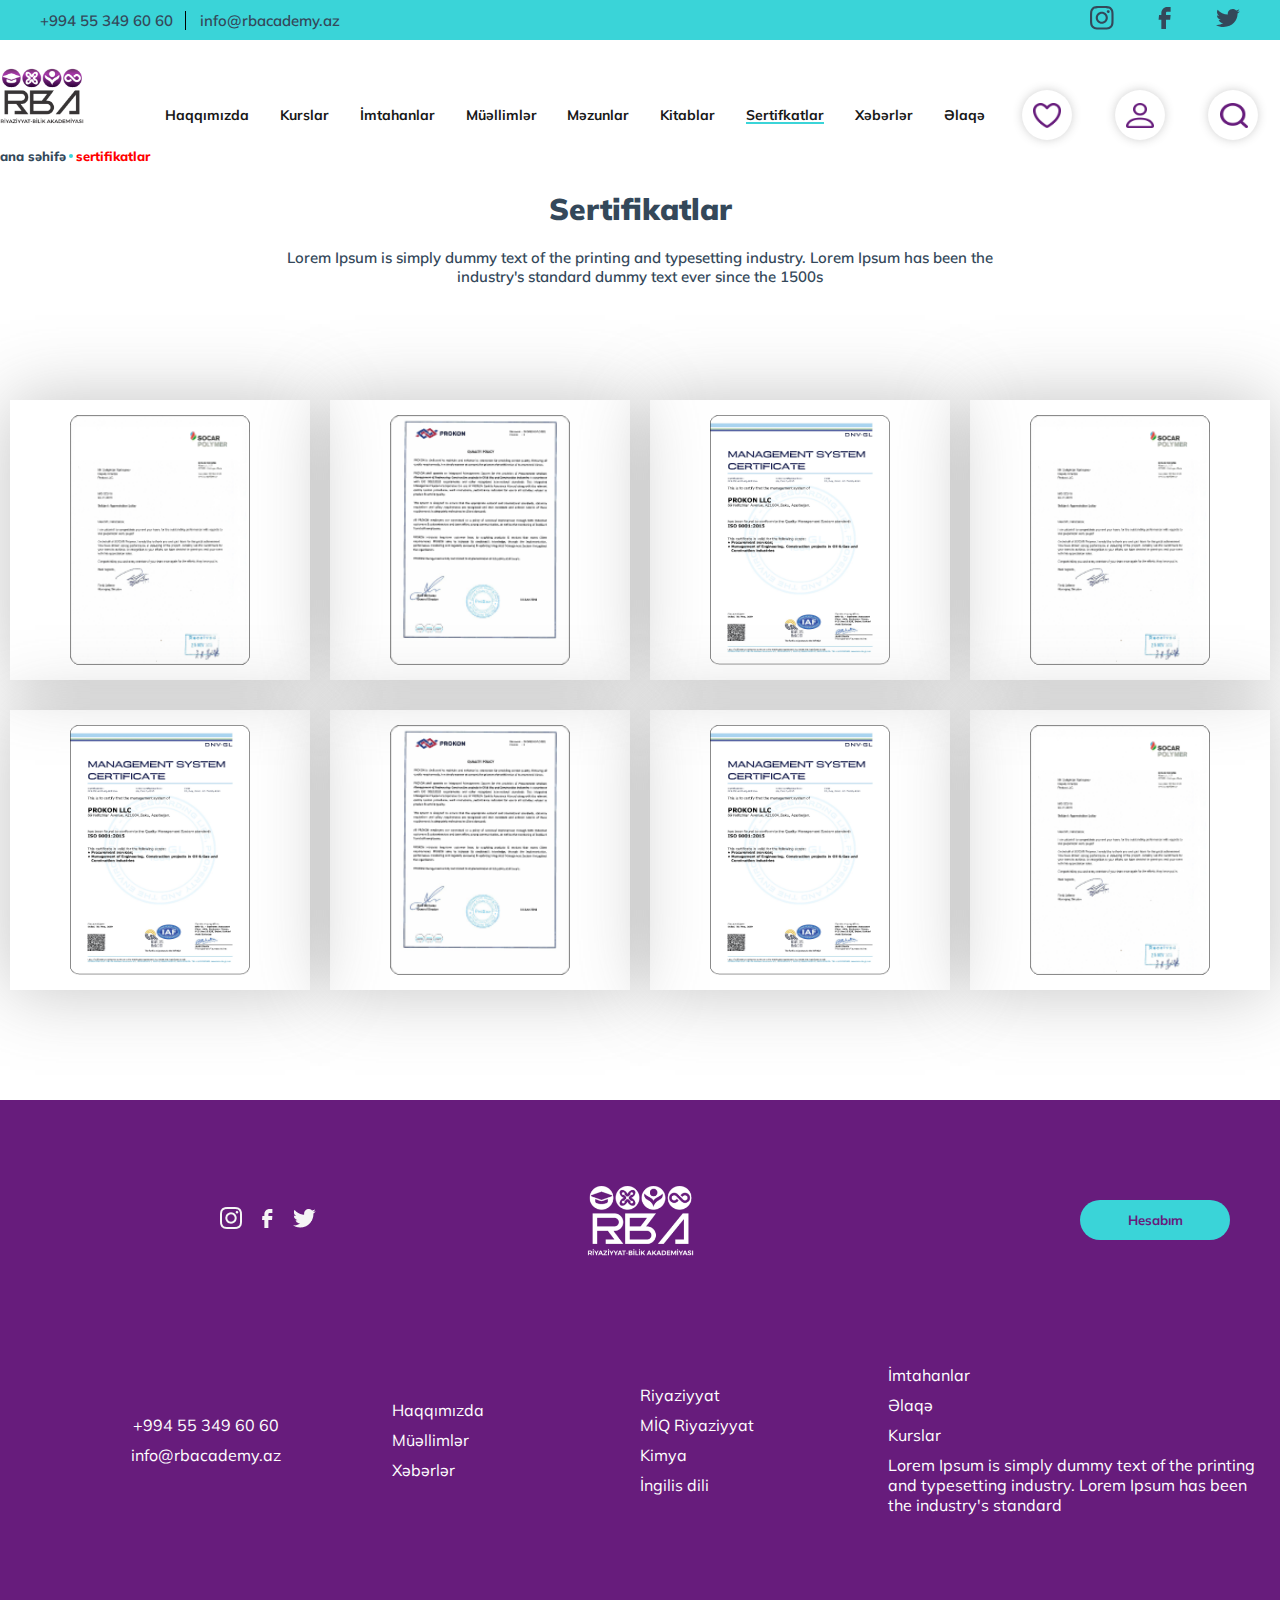
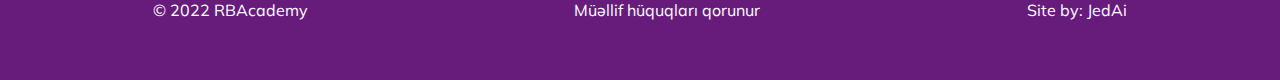
<file: Sertifikatlar/sertifikatlar.html>
<!DOCTYPE html>
<html lang="en">

<head>
    <meta charset="UTF-8">
    <meta http-equiv="X-UA-Compatible" content="IE=edge">
    <meta name="viewport" content="width=device-width, initial-scale=1.0">
    <link rel="preconnect" href="https://fonts.googleapis.com" />
    <link rel="preconnect" href="https://fonts.gstatic.com" crossorigin />
    <link
        href="https://fonts.googleapis.com/css2?family=Mulish:ital,wght@0,200;0,300;0,400;0,500;0,600;0,700;0,800;0,900;0,1000;1,200;1,300;1,400;1,500;1,600;1,700;1,800;1,900;1,1000&display=swap"
        rel="stylesheet" />

    <link rel="stylesheet" href="https://cdnjs.cloudflare.com/ajax/libs/OwlCarousel2/2.3.4/assets/owl.carousel.min.css"
        integrity="sha512-tS3S5qG0BlhnQROyJXvNjeEM4UpMXHrQfTGmbQ1gKmelCxlSEBUaxhRBj/EFTzpbP4RVSrpEikbmdJobCvhE3g=="
        crossorigin="anonymous" referrerpolicy="no-referrer" />
    <link rel="stylesheet" href="./style/sertifikatlar.css">
    <link rel="stylesheet" href="./mediaQuery/sertifikatlarMediaQuery.css">
    <title>Sertifikatlar</title>
</head>

<body>
    <header>
        <div class="topPartHeader">
            <div class="gmailAndPhoneInfo">
                <a href="#" class="phone">+994 55 349 60 60</a>
                <a href="#" class="email">info@rbacademy.az</a>
            </div>
            <div class="contactPart">
                <a href="https://www.instagram.com/lordmaxel/"><svg width="24" height="30" viewBox="0 0 14 14" fill="none"
                        xmlns="http://www.w3.org/2000/svg">
                        <path fill-rule="evenodd" clip-rule="evenodd"
                            d="M4.0413 0.0412569C4.77454 0.00750124 5.00833 0 6.87614 0C8.74395 0 8.97774 0.00812634 9.71037 0.0412569C10.443 0.0743874 10.9431 0.191282 11.3806 0.360685C11.8388 0.533839 12.2545 0.804509 12.5983 1.15457C12.9484 1.49775 13.2184 1.91282 13.391 2.37164C13.561 2.80922 13.6773 3.3093 13.711 4.04067C13.7448 4.77517 13.7523 5.00896 13.7523 6.87614C13.7523 8.74395 13.7442 8.97774 13.711 9.71099C13.6779 10.4424 13.561 10.9424 13.391 11.38C13.2184 11.8389 12.948 12.2547 12.5983 12.5983C12.2545 12.9484 11.8388 13.2184 11.3806 13.391C10.9431 13.561 10.443 13.6773 9.71162 13.711C8.97774 13.7448 8.74395 13.7523 6.87614 13.7523C5.00833 13.7523 4.77454 13.7442 4.0413 13.711C3.30993 13.6779 2.80984 13.561 2.37227 13.391C1.91339 13.2184 1.49764 12.9479 1.15394 12.5983C0.804121 12.255 0.53341 11.8394 0.360685 11.3806C0.191282 10.9431 0.0750125 10.443 0.0412569 9.71162C0.00750124 8.97712 0 8.74333 0 6.87614C0 5.00833 0.00812634 4.77454 0.0412569 4.04192C0.0743874 3.3093 0.191282 2.80922 0.360685 2.37164C0.533666 1.91287 0.804583 1.49732 1.15457 1.15394C1.49777 0.804197 1.91311 0.533491 2.37164 0.360685C2.80922 0.191282 3.3093 0.0750125 4.04067 0.0412569H4.0413ZM9.65473 1.27896C8.92961 1.24583 8.71207 1.23896 6.87614 1.23896C5.04021 1.23896 4.82268 1.24583 4.09756 1.27896C3.42682 1.30959 3.06301 1.42149 2.82047 1.51588C2.49979 1.6409 2.27038 1.78905 2.02971 2.02971C1.80158 2.25166 1.62601 2.52185 1.51588 2.82047C1.42149 3.06301 1.30959 3.42682 1.27896 4.09756C1.24583 4.82268 1.23896 5.04021 1.23896 6.87614C1.23896 8.71207 1.24583 8.92961 1.27896 9.65473C1.30959 10.3255 1.42149 10.6893 1.51588 10.9318C1.6259 11.23 1.80155 11.5007 2.02971 11.7226C2.25162 11.9507 2.52229 12.1264 2.82047 12.2364C3.06301 12.3308 3.42682 12.4427 4.09756 12.4733C4.82268 12.5065 5.03959 12.5133 6.87614 12.5133C8.7127 12.5133 8.92961 12.5065 9.65473 12.4733C10.3255 12.4427 10.6893 12.3308 10.9318 12.2364C11.2525 12.1114 11.4819 11.9632 11.7226 11.7226C11.9507 11.5007 12.1264 11.23 12.2364 10.9318C12.3308 10.6893 12.4427 10.3255 12.4733 9.65473C12.5065 8.92961 12.5133 8.71207 12.5133 6.87614C12.5133 5.04021 12.5065 4.82268 12.4733 4.09756C12.4427 3.42682 12.3308 3.06301 12.2364 2.82047C12.1114 2.49979 11.9632 2.27038 11.7226 2.02971C11.5006 1.80159 11.2304 1.62603 10.9318 1.51588C10.6893 1.42149 10.3255 1.30959 9.65473 1.27896ZM5.99787 8.99587C6.48837 9.20005 7.03453 9.22761 7.54309 9.07384C8.05164 8.92006 8.49103 8.5945 8.78622 8.15276C9.0814 7.71101 9.21407 7.18049 9.16155 6.6518C9.10904 6.12311 8.8746 5.62904 8.49829 5.254C8.2584 5.01426 7.96833 4.83069 7.64898 4.7165C7.32963 4.60232 6.98893 4.56036 6.65142 4.59365C6.3139 4.62694 5.98797 4.73465 5.69708 4.90902C5.40618 5.0834 5.15757 5.3201 4.96914 5.60209C4.78071 5.88408 4.65714 6.20434 4.60734 6.53981C4.55754 6.87529 4.58273 7.21763 4.68112 7.5422C4.7795 7.86677 4.94862 8.16549 5.17631 8.41685C5.404 8.66821 5.68459 8.86596 5.99787 8.99587ZM4.37698 4.37698C4.70517 4.04878 5.0948 3.78844 5.52361 3.61083C5.95241 3.43321 6.41201 3.34179 6.87614 3.34179C7.34028 3.34179 7.79988 3.43321 8.22868 3.61083C8.65749 3.78844 9.04712 4.04878 9.37531 4.37698C9.70351 4.70517 9.96384 5.0948 10.1415 5.52361C10.3191 5.95241 10.4105 6.41201 10.4105 6.87614C10.4105 7.34028 10.3191 7.79988 10.1415 8.22868C9.96384 8.65749 9.70351 9.04712 9.37531 9.37531C8.71249 10.0381 7.81351 10.4105 6.87614 10.4105C5.93878 10.4105 5.0398 10.0381 4.37698 9.37531C3.71416 8.71249 3.34179 7.81351 3.34179 6.87614C3.34179 5.93878 3.71416 5.0398 4.37698 4.37698ZM11.1944 3.86814C11.2757 3.79142 11.3408 3.69917 11.3858 3.59683C11.4309 3.4945 11.4549 3.38417 11.4565 3.27238C11.4582 3.16058 11.4374 3.0496 11.3953 2.946C11.3533 2.84239 11.2909 2.74828 11.2118 2.66922C11.1328 2.59016 11.0387 2.52777 10.9351 2.48574C10.8315 2.44371 10.7205 2.42289 10.6087 2.42452C10.4969 2.42615 10.3866 2.45019 10.2842 2.49523C10.1819 2.54026 10.0896 2.60537 10.0129 2.6867C9.86371 2.84487 9.78202 3.05496 9.78519 3.27238C9.78836 3.48979 9.87614 3.69741 10.0299 3.85117C10.1836 4.00492 10.3913 4.0927 10.6087 4.09587C10.8261 4.09904 11.0362 4.01735 11.1944 3.86814Z"
                            fill="#34485A" />
                    </svg></a>
                <a href="#"><svg width="22" height="22" viewBox="0 0 7 12" fill="none"
                        xmlns="http://www.w3.org/2000/svg">
                        <path
                            d="M1.51326 12H4.03958V6.94105H6.31579L6.56589 4.42737H4.03958V3.15789C4.03958 2.99039 4.10612 2.82975 4.22456 2.7113C4.34301 2.59286 4.50365 2.52632 4.67116 2.52632H6.56589V0H4.67116C3.83363 0 3.03041 0.332706 2.43819 0.924926C1.84597 1.51715 1.51326 2.32037 1.51326 3.15789V4.42737H0.250105L0 6.94105H1.51326V12Z"
                            fill="#34485A" />
                    </svg>
                </a>
                <a href="#"><svg width="24" height="30" viewBox="0 0 16 12" fill="none"
                        xmlns="http://www.w3.org/2000/svg">
                        <path
                            d="M16 1.42342C15.4116 1.66396 14.7795 1.82649 14.115 1.89995C14.8007 1.52145 15.3136 0.925741 15.5582 0.223974C14.914 0.576974 14.209 0.825448 13.4738 0.958593C12.9794 0.471576 12.3245 0.148773 11.6109 0.0403016C10.8973 -0.06817 10.1648 0.0437586 9.52717 0.35871C8.88955 0.673661 8.38247 1.17401 8.08467 1.78209C7.78686 2.39016 7.71499 3.07193 7.88021 3.72154C6.57496 3.66108 5.29807 3.34809 4.13242 2.80288C2.96677 2.25767 1.93841 1.49244 1.11407 0.556828C0.832203 1.0054 0.670131 1.52549 0.670131 2.07938C0.669817 2.578 0.802912 3.069 1.05761 3.50879C1.3123 3.94858 1.68073 4.32357 2.13019 4.60049C1.60893 4.58519 1.09918 4.45524 0.643354 4.22148V4.26048C0.643302 4.95983 0.905511 5.63765 1.38549 6.17894C1.86547 6.72023 2.53365 7.09165 3.27667 7.23017C2.79312 7.3509 2.28615 7.36869 1.79406 7.28218C2.0037 7.88392 2.41205 8.41013 2.96194 8.78712C3.51184 9.16412 4.17575 9.37303 4.86074 9.38462C3.69794 10.2268 2.26188 10.6836 0.783581 10.6816C0.521717 10.6816 0.260073 10.6675 0 10.6393C1.50056 11.5294 3.24731 12.0018 5.03127 12C11.0702 12 14.3715 7.38554 14.3715 3.38349C14.3715 3.25347 14.368 3.12215 14.3617 2.99213C15.0038 2.56369 15.5581 2.03315 15.9986 1.42537L16 1.42342Z"
                            fill="#34485A" />
                    </svg>
                </a>
            </div>
        </div>
        <nav class="navbar">
            <div class="infoPage">
                <a href="../index.html"><img src="../images/Header/logo.png" alt="Logo yoxdur" class="logo" /></a>
                <div class="pages">
                    <a href="../index.html">ana səhifə</a>
                    <div class="dot"></div>
                    <a href="./kurslar.html" class="red">sertifikatlar</a>
                </div>
            </div>
            <div class="navbarLinks" id="navbarLinks">
                <a href="../Haqqimizda/aboutUs.html" class="links anotherLinks">Haqqımızda</a>
                <a href="../Kurslar/kurslar.html" class="links">Kurslar</a>
                <a href="../Imtahanlar/imtahanlar.html" class="links anotherLinks">İmtahanlar</a>
                <a href="../Muellimler/muellimler.html" class="links">Müəllimlər</a>
                <a href="../Mezunlarimiz/mezunlarimiz.html" class="links anotherLinks">Məzunlar</a>
                <a href="../Kitablar/kitablar.html" class="links">Kitablar</a>
                <a href="./sertifikatlar.html" class="links anotherLinks">Sertifkatlar</a>
                <a href="../Xeber/xeber.html" class="links">Xəbərlər</a>
                <a href="../Elaqe/elaqe.html" class="links anotherLinks">Əlaqə</a>
            </div>
            <div class="navbarButtons">
                <button class="buttonsInNavbar likeButton"></button>
                <a href="../DaxilOl/daxilOl.html" class="buttonsInNavbar userButton"></a>
                <button class="buttonsInNavbar searchButton"></button>
                <button class="hMenu" onclick="toggleClass()">
                    <div class="line line1"></div>
                    <div class="line line2"></div>
                    <div class="line line3"></div>
                </button>
            </div>
        </nav>
    </header>
    <main>
        <div class="sertifikatlar">
            <div class="text">
                <h1>Sertifikatlar</h1>
                <p>Lorem Ipsum is simply dummy text of the printing and typesetting industry. Lorem Ipsum has been the
                    industry's standard dummy text ever since the 1500s</p>
            </div>
            <div class="cards">
                <div class="card">
                    <img src="../images/Certificate/cer1.png" alt="sekil yoxdur">
                </div>
                <div class="card">
                    <img src="../images/Certificate/cer2.png" alt="sekil yoxdur">
                </div>
                <div class="card">
                    <img src="../images/Certificate/cer3.png" alt="sekil yoxdur">
                </div>
                <div class="card">
                    <img src="../images/Certificate/cer1.png" alt="sekil yoxdur">
                </div>
                <div class="card">
                    <img src="../images/Certificate/cer3.png" alt="sekil yoxdur">
                </div>
                <div class="card">
                    <img src="../images/Certificate/cer2.png" alt="sekil yoxdur">
                </div>
                <div class="card">
                    <img src="../images/Certificate/cer3.png" alt="sekil yoxdur">
                </div>
                <div class="card">
                    <img src="../images/Certificate/cer1.png" alt="sekil yoxdur">
                </div>
            </div>
        </div>
    </main>
    <footer>
        <div class="footerTop">
            <div class="part1">
                <a href=""><img src="../images/Footer/instagram.png" alt="şəkil yoxdur" /></a>
                <a href=""><img src="../images/Footer/facebook.png" alt="şəkil yoxdur" /></a>
                <a href=""><img src="../images/Footer/twitter.png" alt="şəkil yoxdur" /></a>
            </div>
            <div class="part2">
                <img src="../images/Footer/footerLogo.png" alt="şəkil yoxdur" />
            </div>
            <div class="part3">
                <button>Hesabım</button>
            </div>
            <div class="part4">
                <a href=""> +994 55 349 60 60</a>
                <a href=""> info@rbacademy.az</a>
            </div>
            <div class="part5">
                <a href="">Haqqımızda</a>
                <a href="">Müəllimlər</a>
                <a href="">Xəbərlər</a>
            </div>
            <div class="part6">
                <a href="">Riyaziyyat</a>
                <a href="">MİQ Riyaziyyat</a>
                <a href="">Kimya</a>
                <a href="">İngilis dili</a>
            </div>
            <div class="part7">
                <a href="">İmtahanlar</a>
                <a href="">Əlaqə</a>
                <a href="">Kurslar</a>
                <p>Lorem Ipsum is simply dummy text of the printing and typesetting industry. Lorem Ipsum has been the
                    industry's standard</p>
            </div>
        </div>
        <div class="footerBottom">
            <p>© 2022 RBAcademy</p>
            <p>Müəllif hüquqları qorunur</p>
            <p class="lastWord">Site by:</p>
        </div>
    </footer>
</body>
<script src="../main.js"></script>
</html>
</file>
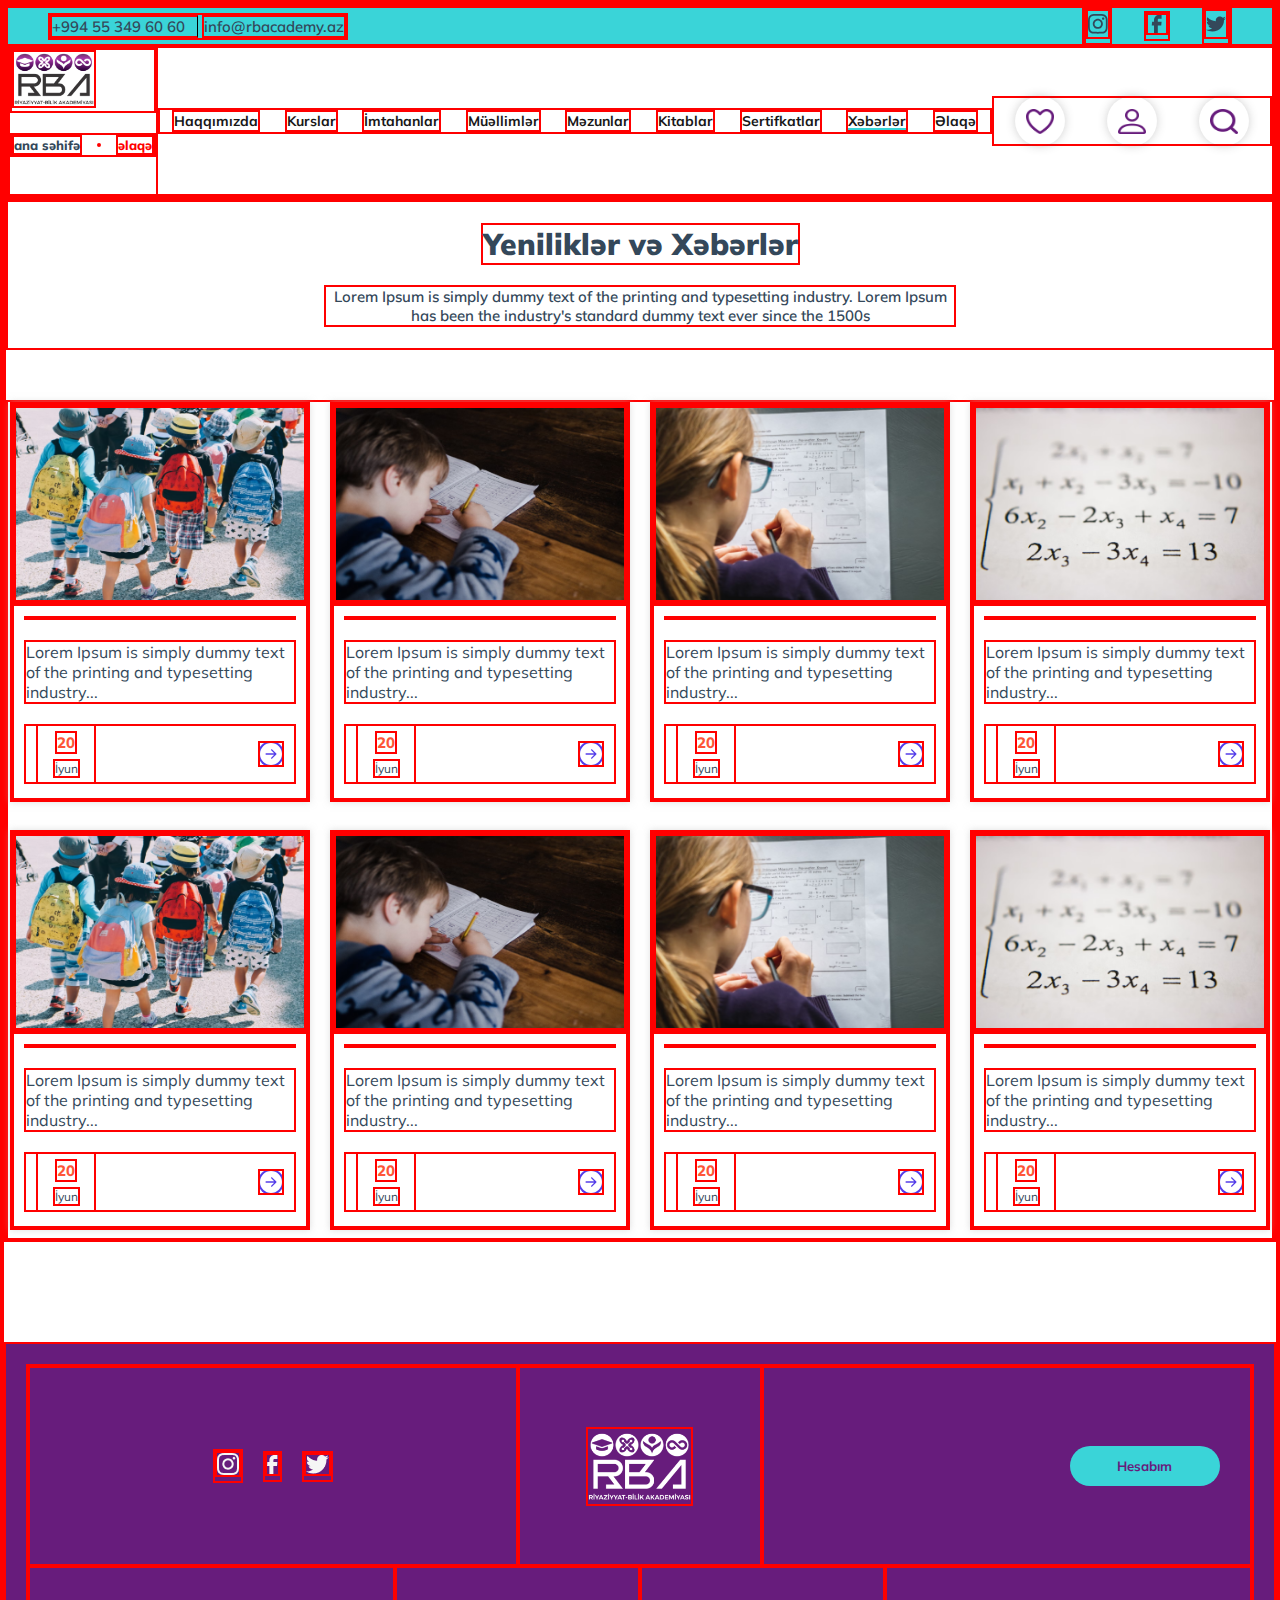
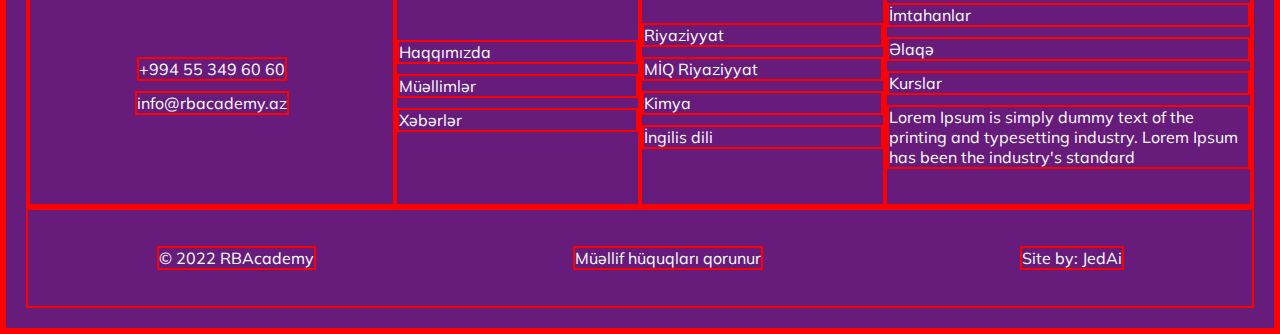
<file: Xeber/xeber.html>
<!DOCTYPE html>
<html lang="en">

<head>
    <meta charset="UTF-8">
    <meta http-equiv="X-UA-Compatible" content="IE=edge">
    <meta name="viewport" content="width=device-width, initial-scale=1.0">
    <link rel="preconnect" href="https://fonts.googleapis.com" />
    <link rel="preconnect" href="https://fonts.gstatic.com" crossorigin />
    <link
        href="https://fonts.googleapis.com/css2?family=Mulish:ital,wght@0,200;0,300;0,400;0,500;0,600;0,700;0,800;0,900;0,1000;1,200;1,300;1,400;1,500;1,600;1,700;1,800;1,900;1,1000&display=swap"
        rel="stylesheet" />

    <link rel="stylesheet" href="https://cdnjs.cloudflare.com/ajax/libs/OwlCarousel2/2.3.4/assets/owl.carousel.min.css"
        integrity="sha512-tS3S5qG0BlhnQROyJXvNjeEM4UpMXHrQfTGmbQ1gKmelCxlSEBUaxhRBj/EFTzpbP4RVSrpEikbmdJobCvhE3g=="
        crossorigin="anonymous" referrerpolicy="no-referrer" />
    <link rel="stylesheet" href="./style/xeber.css">
    <link rel="stylesheet" href="./mediaQuery/xeber1260px.css">
    <title>Xəbər</title>
</head>

<body>
    <header>
        <div class="topPartHeader">
            <div class="gmailAndPhoneInfo">
                <a href="#" class="phone">+994 55 349 60 60</a>
                <a href="#" class="email">info@rbacademy.az</a>
            </div>
            <div class="contactPart">
                <a href="https://www.instagram.com/lordmaxel/"><svg width="24" height="30" viewBox="0 0 14 14" fill="none"
                        xmlns="http://www.w3.org/2000/svg">
                        <path fill-rule="evenodd" clip-rule="evenodd"
                            d="M4.0413 0.0412569C4.77454 0.00750124 5.00833 0 6.87614 0C8.74395 0 8.97774 0.00812634 9.71037 0.0412569C10.443 0.0743874 10.9431 0.191282 11.3806 0.360685C11.8388 0.533839 12.2545 0.804509 12.5983 1.15457C12.9484 1.49775 13.2184 1.91282 13.391 2.37164C13.561 2.80922 13.6773 3.3093 13.711 4.04067C13.7448 4.77517 13.7523 5.00896 13.7523 6.87614C13.7523 8.74395 13.7442 8.97774 13.711 9.71099C13.6779 10.4424 13.561 10.9424 13.391 11.38C13.2184 11.8389 12.948 12.2547 12.5983 12.5983C12.2545 12.9484 11.8388 13.2184 11.3806 13.391C10.9431 13.561 10.443 13.6773 9.71162 13.711C8.97774 13.7448 8.74395 13.7523 6.87614 13.7523C5.00833 13.7523 4.77454 13.7442 4.0413 13.711C3.30993 13.6779 2.80984 13.561 2.37227 13.391C1.91339 13.2184 1.49764 12.9479 1.15394 12.5983C0.804121 12.255 0.53341 11.8394 0.360685 11.3806C0.191282 10.9431 0.0750125 10.443 0.0412569 9.71162C0.00750124 8.97712 0 8.74333 0 6.87614C0 5.00833 0.00812634 4.77454 0.0412569 4.04192C0.0743874 3.3093 0.191282 2.80922 0.360685 2.37164C0.533666 1.91287 0.804583 1.49732 1.15457 1.15394C1.49777 0.804197 1.91311 0.533491 2.37164 0.360685C2.80922 0.191282 3.3093 0.0750125 4.04067 0.0412569H4.0413ZM9.65473 1.27896C8.92961 1.24583 8.71207 1.23896 6.87614 1.23896C5.04021 1.23896 4.82268 1.24583 4.09756 1.27896C3.42682 1.30959 3.06301 1.42149 2.82047 1.51588C2.49979 1.6409 2.27038 1.78905 2.02971 2.02971C1.80158 2.25166 1.62601 2.52185 1.51588 2.82047C1.42149 3.06301 1.30959 3.42682 1.27896 4.09756C1.24583 4.82268 1.23896 5.04021 1.23896 6.87614C1.23896 8.71207 1.24583 8.92961 1.27896 9.65473C1.30959 10.3255 1.42149 10.6893 1.51588 10.9318C1.6259 11.23 1.80155 11.5007 2.02971 11.7226C2.25162 11.9507 2.52229 12.1264 2.82047 12.2364C3.06301 12.3308 3.42682 12.4427 4.09756 12.4733C4.82268 12.5065 5.03959 12.5133 6.87614 12.5133C8.7127 12.5133 8.92961 12.5065 9.65473 12.4733C10.3255 12.4427 10.6893 12.3308 10.9318 12.2364C11.2525 12.1114 11.4819 11.9632 11.7226 11.7226C11.9507 11.5007 12.1264 11.23 12.2364 10.9318C12.3308 10.6893 12.4427 10.3255 12.4733 9.65473C12.5065 8.92961 12.5133 8.71207 12.5133 6.87614C12.5133 5.04021 12.5065 4.82268 12.4733 4.09756C12.4427 3.42682 12.3308 3.06301 12.2364 2.82047C12.1114 2.49979 11.9632 2.27038 11.7226 2.02971C11.5006 1.80159 11.2304 1.62603 10.9318 1.51588C10.6893 1.42149 10.3255 1.30959 9.65473 1.27896ZM5.99787 8.99587C6.48837 9.20005 7.03453 9.22761 7.54309 9.07384C8.05164 8.92006 8.49103 8.5945 8.78622 8.15276C9.0814 7.71101 9.21407 7.18049 9.16155 6.6518C9.10904 6.12311 8.8746 5.62904 8.49829 5.254C8.2584 5.01426 7.96833 4.83069 7.64898 4.7165C7.32963 4.60232 6.98893 4.56036 6.65142 4.59365C6.3139 4.62694 5.98797 4.73465 5.69708 4.90902C5.40618 5.0834 5.15757 5.3201 4.96914 5.60209C4.78071 5.88408 4.65714 6.20434 4.60734 6.53981C4.55754 6.87529 4.58273 7.21763 4.68112 7.5422C4.7795 7.86677 4.94862 8.16549 5.17631 8.41685C5.404 8.66821 5.68459 8.86596 5.99787 8.99587ZM4.37698 4.37698C4.70517 4.04878 5.0948 3.78844 5.52361 3.61083C5.95241 3.43321 6.41201 3.34179 6.87614 3.34179C7.34028 3.34179 7.79988 3.43321 8.22868 3.61083C8.65749 3.78844 9.04712 4.04878 9.37531 4.37698C9.70351 4.70517 9.96384 5.0948 10.1415 5.52361C10.3191 5.95241 10.4105 6.41201 10.4105 6.87614C10.4105 7.34028 10.3191 7.79988 10.1415 8.22868C9.96384 8.65749 9.70351 9.04712 9.37531 9.37531C8.71249 10.0381 7.81351 10.4105 6.87614 10.4105C5.93878 10.4105 5.0398 10.0381 4.37698 9.37531C3.71416 8.71249 3.34179 7.81351 3.34179 6.87614C3.34179 5.93878 3.71416 5.0398 4.37698 4.37698ZM11.1944 3.86814C11.2757 3.79142 11.3408 3.69917 11.3858 3.59683C11.4309 3.4945 11.4549 3.38417 11.4565 3.27238C11.4582 3.16058 11.4374 3.0496 11.3953 2.946C11.3533 2.84239 11.2909 2.74828 11.2118 2.66922C11.1328 2.59016 11.0387 2.52777 10.9351 2.48574C10.8315 2.44371 10.7205 2.42289 10.6087 2.42452C10.4969 2.42615 10.3866 2.45019 10.2842 2.49523C10.1819 2.54026 10.0896 2.60537 10.0129 2.6867C9.86371 2.84487 9.78202 3.05496 9.78519 3.27238C9.78836 3.48979 9.87614 3.69741 10.0299 3.85117C10.1836 4.00492 10.3913 4.0927 10.6087 4.09587C10.8261 4.09904 11.0362 4.01735 11.1944 3.86814Z"
                            fill="#34485A" />
                    </svg></a>
                <a href="#"><svg width="22" height="22" viewBox="0 0 7 12" fill="none"
                        xmlns="http://www.w3.org/2000/svg">
                        <path
                            d="M1.51326 12H4.03958V6.94105H6.31579L6.56589 4.42737H4.03958V3.15789C4.03958 2.99039 4.10612 2.82975 4.22456 2.7113C4.34301 2.59286 4.50365 2.52632 4.67116 2.52632H6.56589V0H4.67116C3.83363 0 3.03041 0.332706 2.43819 0.924926C1.84597 1.51715 1.51326 2.32037 1.51326 3.15789V4.42737H0.250105L0 6.94105H1.51326V12Z"
                            fill="#34485A" />
                    </svg>
                </a>
                <a href="#"><svg width="24" height="30" viewBox="0 0 16 12" fill="none"
                        xmlns="http://www.w3.org/2000/svg">
                        <path
                            d="M16 1.42342C15.4116 1.66396 14.7795 1.82649 14.115 1.89995C14.8007 1.52145 15.3136 0.925741 15.5582 0.223974C14.914 0.576974 14.209 0.825448 13.4738 0.958593C12.9794 0.471576 12.3245 0.148773 11.6109 0.0403016C10.8973 -0.06817 10.1648 0.0437586 9.52717 0.35871C8.88955 0.673661 8.38247 1.17401 8.08467 1.78209C7.78686 2.39016 7.71499 3.07193 7.88021 3.72154C6.57496 3.66108 5.29807 3.34809 4.13242 2.80288C2.96677 2.25767 1.93841 1.49244 1.11407 0.556828C0.832203 1.0054 0.670131 1.52549 0.670131 2.07938C0.669817 2.578 0.802912 3.069 1.05761 3.50879C1.3123 3.94858 1.68073 4.32357 2.13019 4.60049C1.60893 4.58519 1.09918 4.45524 0.643354 4.22148V4.26048C0.643302 4.95983 0.905511 5.63765 1.38549 6.17894C1.86547 6.72023 2.53365 7.09165 3.27667 7.23017C2.79312 7.3509 2.28615 7.36869 1.79406 7.28218C2.0037 7.88392 2.41205 8.41013 2.96194 8.78712C3.51184 9.16412 4.17575 9.37303 4.86074 9.38462C3.69794 10.2268 2.26188 10.6836 0.783581 10.6816C0.521717 10.6816 0.260073 10.6675 0 10.6393C1.50056 11.5294 3.24731 12.0018 5.03127 12C11.0702 12 14.3715 7.38554 14.3715 3.38349C14.3715 3.25347 14.368 3.12215 14.3617 2.99213C15.0038 2.56369 15.5581 2.03315 15.9986 1.42537L16 1.42342Z"
                            fill="#34485A" />
                    </svg>
                </a>
            </div>
        </div>
        <nav class="navbar">
            <div class="infoPage">
                <a href="../index.html"><img src="../images/Header/logo.png" alt="Logo yoxdur" class="logo" /></a>
                <div class="pages">
                    <a href="../index.html">ana səhifə</a>
                    <div class="dot"></div>
                    <a href="./elaqe.html" class="red">əlaqə</a>
                </div>
            </div>
            <div class="navbarLinks" id="navbarLinks">
                <a href="../Haqqimizda/aboutUs.html" class="links anotherLinks">Haqqımızda</a>
                <a href="../Kurslar/kurslar.html" class="links">Kurslar</a>
                <a href="../Imtahanlar/imtahanlar.html" class="links anotherLinks">İmtahanlar</a>
                <a href="../Muellimler/muellimler.html" class="links">Müəllimlər</a>
                <a href="../Mezunlarimiz/mezunlarimiz.html" class="links anotherLinks">Məzunlar</a>
                <a href="../Kitablar/kitablar.html" class="links">Kitablar</a>
                <a href="../Sertifikatlar/sertifikatlar.html" class="links anotherLinks">Sertifkatlar</a>
                <a href="./xeber.html" class="links">Xəbərlər</a>
                <a href="../Elaqe/elaqe.html" class="links anotherLinks">Əlaqə</a>
            </div>
            <div class="navbarButtons">
                <button class="buttonsInNavbar likeButton"></button>
                <a href="../DaxilOl/daxilOl.html" class="buttonsInNavbar userButton"></a>
                <button class="buttonsInNavbar searchButton"></button>
                <button class="hMenu" onclick="toggleClass()">
                    <div class="line line1"></div>
                    <div class="line line2"></div>
                    <div class="line line3"></div>
                </button>
            </div>
        </nav>
    </header>
    <main>
        <div class="text">
            <h1>Yeniliklər və Xəbərlər</h1>
            <p>Lorem Ipsum is simply dummy text of the printing and typesetting industry. Lorem Ipsum has been the
                industry's standard dummy text ever since the 1500s</p>
        </div>
        <div class="cards">
            <div class="card">
                <div class="top">
                    <img src="../images/News/pic1.png" alt="sekil yoxdur">
                </div>
                <div class="bottom">
                    <h1></h1>
                    <p>Lorem Ipsum is simply dummy text of the printing and typesetting industry...</p>
                    <div class="under">
                        <div class="date">
                            <h1>20</h1>
                            <p>İyun</p>
                        </div>
                        <button>
                            <svg width="26" height="26" viewBox="0 0 26 26" fill="none"
                                xmlns="http://www.w3.org/2000/svg">
                                <path
                                    d="M13 -5.68248e-07C16.4478 -7.18957e-07 19.7544 1.36964 22.1924 3.80761C24.6304 6.24558 26 9.55218 26 13C26 16.4478 24.6304 19.7544 22.1924 22.1924C19.7544 24.6304 16.4478 26 13 26C9.55219 26 6.24558 24.6304 3.80761 22.1924C1.36964 19.7544 -4.17539e-07 16.4478 -5.68248e-07 13C-7.18957e-07 9.55219 1.36964 6.24558 3.80761 3.80761C6.24558 1.36964 9.55218 -4.17539e-07 13 -5.68248e-07ZM7.3125 12.1875C7.09701 12.1875 6.89035 12.2731 6.73798 12.4255C6.5856 12.5778 6.5 12.7845 6.5 13C6.5 13.2155 6.5856 13.4222 6.73798 13.5745C6.89035 13.7269 7.09701 13.8125 7.3125 13.8125L16.7261 13.8125L13.2372 17.2997C13.0847 17.4523 12.999 17.6592 12.999 17.875C12.999 18.0908 13.0847 18.2977 13.2372 18.4502C13.3898 18.6028 13.5967 18.6885 13.8125 18.6885C14.0283 18.6885 14.2352 18.6028 14.3878 18.4502L19.2628 13.5752C19.3384 13.4998 19.3984 13.4101 19.4394 13.3114C19.4804 13.2127 19.5015 13.1069 19.5015 13C19.5015 12.8931 19.4804 12.7873 19.4394 12.6886C19.3984 12.5899 19.3384 12.5002 19.2628 12.4247L14.3877 7.54975C14.2352 7.39718 14.0283 7.31147 13.8125 7.31147C13.5967 7.31147 13.3898 7.39718 13.2372 7.54975C13.0847 7.70232 12.999 7.90924 12.999 8.125C12.999 8.34076 13.0847 8.54768 13.2372 8.70025L16.7261 12.1875L7.3125 12.1875Z"
                                    fill="white" />
                            </svg>
                        </button>
                    </div>
                </div>
            </div>

            <div class="card">
                <div class="top">
                    <img src="../images/News/pic2.png" alt="sekil yoxdur">
                </div>
                <div class="bottom">
                    <h1></h1>
                    <p>Lorem Ipsum is simply dummy text of the printing and typesetting industry...</p>
                    <div class="under">
                        <div class="date">
                            <h1>20</h1>
                            <p>İyun</p>
                        </div>
                        <button>
                            <svg width="26" height="26" viewBox="0 0 26 26" fill="none"
                                xmlns="http://www.w3.org/2000/svg">
                                <path
                                    d="M13 -5.68248e-07C16.4478 -7.18957e-07 19.7544 1.36964 22.1924 3.80761C24.6304 6.24558 26 9.55218 26 13C26 16.4478 24.6304 19.7544 22.1924 22.1924C19.7544 24.6304 16.4478 26 13 26C9.55219 26 6.24558 24.6304 3.80761 22.1924C1.36964 19.7544 -4.17539e-07 16.4478 -5.68248e-07 13C-7.18957e-07 9.55219 1.36964 6.24558 3.80761 3.80761C6.24558 1.36964 9.55218 -4.17539e-07 13 -5.68248e-07ZM7.3125 12.1875C7.09701 12.1875 6.89035 12.2731 6.73798 12.4255C6.5856 12.5778 6.5 12.7845 6.5 13C6.5 13.2155 6.5856 13.4222 6.73798 13.5745C6.89035 13.7269 7.09701 13.8125 7.3125 13.8125L16.7261 13.8125L13.2372 17.2997C13.0847 17.4523 12.999 17.6592 12.999 17.875C12.999 18.0908 13.0847 18.2977 13.2372 18.4502C13.3898 18.6028 13.5967 18.6885 13.8125 18.6885C14.0283 18.6885 14.2352 18.6028 14.3878 18.4502L19.2628 13.5752C19.3384 13.4998 19.3984 13.4101 19.4394 13.3114C19.4804 13.2127 19.5015 13.1069 19.5015 13C19.5015 12.8931 19.4804 12.7873 19.4394 12.6886C19.3984 12.5899 19.3384 12.5002 19.2628 12.4247L14.3877 7.54975C14.2352 7.39718 14.0283 7.31147 13.8125 7.31147C13.5967 7.31147 13.3898 7.39718 13.2372 7.54975C13.0847 7.70232 12.999 7.90924 12.999 8.125C12.999 8.34076 13.0847 8.54768 13.2372 8.70025L16.7261 12.1875L7.3125 12.1875Z"
                                    fill="white" />
                            </svg>
                        </button>
                    </div>
                </div>
            </div>

            <div class="card">
                <div class="top">
                    <img src="../images/News/pic3.png" alt="sekil yoxdur">
                </div>
                <div class="bottom">
                    <h1></h1>
                    <p>Lorem Ipsum is simply dummy text of the printing and typesetting industry...</p>
                    <div class="under">
                        <div class="date">
                            <h1>20</h1>
                            <p>İyun</p>
                        </div>
                        <button>
                            <svg width="26" height="26" viewBox="0 0 26 26" fill="none"
                                xmlns="http://www.w3.org/2000/svg">
                                <path
                                    d="M13 -5.68248e-07C16.4478 -7.18957e-07 19.7544 1.36964 22.1924 3.80761C24.6304 6.24558 26 9.55218 26 13C26 16.4478 24.6304 19.7544 22.1924 22.1924C19.7544 24.6304 16.4478 26 13 26C9.55219 26 6.24558 24.6304 3.80761 22.1924C1.36964 19.7544 -4.17539e-07 16.4478 -5.68248e-07 13C-7.18957e-07 9.55219 1.36964 6.24558 3.80761 3.80761C6.24558 1.36964 9.55218 -4.17539e-07 13 -5.68248e-07ZM7.3125 12.1875C7.09701 12.1875 6.89035 12.2731 6.73798 12.4255C6.5856 12.5778 6.5 12.7845 6.5 13C6.5 13.2155 6.5856 13.4222 6.73798 13.5745C6.89035 13.7269 7.09701 13.8125 7.3125 13.8125L16.7261 13.8125L13.2372 17.2997C13.0847 17.4523 12.999 17.6592 12.999 17.875C12.999 18.0908 13.0847 18.2977 13.2372 18.4502C13.3898 18.6028 13.5967 18.6885 13.8125 18.6885C14.0283 18.6885 14.2352 18.6028 14.3878 18.4502L19.2628 13.5752C19.3384 13.4998 19.3984 13.4101 19.4394 13.3114C19.4804 13.2127 19.5015 13.1069 19.5015 13C19.5015 12.8931 19.4804 12.7873 19.4394 12.6886C19.3984 12.5899 19.3384 12.5002 19.2628 12.4247L14.3877 7.54975C14.2352 7.39718 14.0283 7.31147 13.8125 7.31147C13.5967 7.31147 13.3898 7.39718 13.2372 7.54975C13.0847 7.70232 12.999 7.90924 12.999 8.125C12.999 8.34076 13.0847 8.54768 13.2372 8.70025L16.7261 12.1875L7.3125 12.1875Z"
                                    fill="white" />
                            </svg>
                        </button>
                    </div>
                </div>
            </div>

            <div class="card">
                <div class="top">
                    <img src="../images/News/pic4.png" alt="sekil yoxdur">
                </div>
                <div class="bottom">
                    <h1></h1>
                    <p>Lorem Ipsum is simply dummy text of the printing and typesetting industry...</p>
                    <div class="under">
                        <div class="date">
                            <h1>20</h1>
                            <p>İyun</p>
                        </div>
                        <button>
                            <svg width="26" height="26" viewBox="0 0 26 26" fill="none"
                                xmlns="http://www.w3.org/2000/svg">
                                <path
                                    d="M13 -5.68248e-07C16.4478 -7.18957e-07 19.7544 1.36964 22.1924 3.80761C24.6304 6.24558 26 9.55218 26 13C26 16.4478 24.6304 19.7544 22.1924 22.1924C19.7544 24.6304 16.4478 26 13 26C9.55219 26 6.24558 24.6304 3.80761 22.1924C1.36964 19.7544 -4.17539e-07 16.4478 -5.68248e-07 13C-7.18957e-07 9.55219 1.36964 6.24558 3.80761 3.80761C6.24558 1.36964 9.55218 -4.17539e-07 13 -5.68248e-07ZM7.3125 12.1875C7.09701 12.1875 6.89035 12.2731 6.73798 12.4255C6.5856 12.5778 6.5 12.7845 6.5 13C6.5 13.2155 6.5856 13.4222 6.73798 13.5745C6.89035 13.7269 7.09701 13.8125 7.3125 13.8125L16.7261 13.8125L13.2372 17.2997C13.0847 17.4523 12.999 17.6592 12.999 17.875C12.999 18.0908 13.0847 18.2977 13.2372 18.4502C13.3898 18.6028 13.5967 18.6885 13.8125 18.6885C14.0283 18.6885 14.2352 18.6028 14.3878 18.4502L19.2628 13.5752C19.3384 13.4998 19.3984 13.4101 19.4394 13.3114C19.4804 13.2127 19.5015 13.1069 19.5015 13C19.5015 12.8931 19.4804 12.7873 19.4394 12.6886C19.3984 12.5899 19.3384 12.5002 19.2628 12.4247L14.3877 7.54975C14.2352 7.39718 14.0283 7.31147 13.8125 7.31147C13.5967 7.31147 13.3898 7.39718 13.2372 7.54975C13.0847 7.70232 12.999 7.90924 12.999 8.125C12.999 8.34076 13.0847 8.54768 13.2372 8.70025L16.7261 12.1875L7.3125 12.1875Z"
                                    fill="white" />
                            </svg>
                        </button>
                    </div>
                </div>
            </div>

            <div class="card">
                <div class="top">
                    <img src="../images/News/pic1.png" alt="sekil yoxdur">
                </div>
                <div class="bottom">
                    <h1></h1>
                    <p>Lorem Ipsum is simply dummy text of the printing and typesetting industry...</p>
                    <div class="under">
                        <div class="date">
                            <h1>20</h1>
                            <p>İyun</p>
                        </div>
                        <button>
                            <svg width="26" height="26" viewBox="0 0 26 26" fill="none"
                                xmlns="http://www.w3.org/2000/svg">
                                <path
                                    d="M13 -5.68248e-07C16.4478 -7.18957e-07 19.7544 1.36964 22.1924 3.80761C24.6304 6.24558 26 9.55218 26 13C26 16.4478 24.6304 19.7544 22.1924 22.1924C19.7544 24.6304 16.4478 26 13 26C9.55219 26 6.24558 24.6304 3.80761 22.1924C1.36964 19.7544 -4.17539e-07 16.4478 -5.68248e-07 13C-7.18957e-07 9.55219 1.36964 6.24558 3.80761 3.80761C6.24558 1.36964 9.55218 -4.17539e-07 13 -5.68248e-07ZM7.3125 12.1875C7.09701 12.1875 6.89035 12.2731 6.73798 12.4255C6.5856 12.5778 6.5 12.7845 6.5 13C6.5 13.2155 6.5856 13.4222 6.73798 13.5745C6.89035 13.7269 7.09701 13.8125 7.3125 13.8125L16.7261 13.8125L13.2372 17.2997C13.0847 17.4523 12.999 17.6592 12.999 17.875C12.999 18.0908 13.0847 18.2977 13.2372 18.4502C13.3898 18.6028 13.5967 18.6885 13.8125 18.6885C14.0283 18.6885 14.2352 18.6028 14.3878 18.4502L19.2628 13.5752C19.3384 13.4998 19.3984 13.4101 19.4394 13.3114C19.4804 13.2127 19.5015 13.1069 19.5015 13C19.5015 12.8931 19.4804 12.7873 19.4394 12.6886C19.3984 12.5899 19.3384 12.5002 19.2628 12.4247L14.3877 7.54975C14.2352 7.39718 14.0283 7.31147 13.8125 7.31147C13.5967 7.31147 13.3898 7.39718 13.2372 7.54975C13.0847 7.70232 12.999 7.90924 12.999 8.125C12.999 8.34076 13.0847 8.54768 13.2372 8.70025L16.7261 12.1875L7.3125 12.1875Z"
                                    fill="white" />
                            </svg>
                        </button>
                    </div>
                </div>
            </div>

            <div class="card">
                <div class="top">
                    <img src="../images/News/pic2.png" alt="sekil yoxdur">
                </div>
                <div class="bottom">
                    <h1></h1>
                    <p>Lorem Ipsum is simply dummy text of the printing and typesetting industry...</p>
                    <div class="under">
                        <div class="date">
                            <h1>20</h1>
                            <p>İyun</p>
                        </div>
                        <button>
                            <svg width="26" height="26" viewBox="0 0 26 26" fill="none"
                                xmlns="http://www.w3.org/2000/svg">
                                <path
                                    d="M13 -5.68248e-07C16.4478 -7.18957e-07 19.7544 1.36964 22.1924 3.80761C24.6304 6.24558 26 9.55218 26 13C26 16.4478 24.6304 19.7544 22.1924 22.1924C19.7544 24.6304 16.4478 26 13 26C9.55219 26 6.24558 24.6304 3.80761 22.1924C1.36964 19.7544 -4.17539e-07 16.4478 -5.68248e-07 13C-7.18957e-07 9.55219 1.36964 6.24558 3.80761 3.80761C6.24558 1.36964 9.55218 -4.17539e-07 13 -5.68248e-07ZM7.3125 12.1875C7.09701 12.1875 6.89035 12.2731 6.73798 12.4255C6.5856 12.5778 6.5 12.7845 6.5 13C6.5 13.2155 6.5856 13.4222 6.73798 13.5745C6.89035 13.7269 7.09701 13.8125 7.3125 13.8125L16.7261 13.8125L13.2372 17.2997C13.0847 17.4523 12.999 17.6592 12.999 17.875C12.999 18.0908 13.0847 18.2977 13.2372 18.4502C13.3898 18.6028 13.5967 18.6885 13.8125 18.6885C14.0283 18.6885 14.2352 18.6028 14.3878 18.4502L19.2628 13.5752C19.3384 13.4998 19.3984 13.4101 19.4394 13.3114C19.4804 13.2127 19.5015 13.1069 19.5015 13C19.5015 12.8931 19.4804 12.7873 19.4394 12.6886C19.3984 12.5899 19.3384 12.5002 19.2628 12.4247L14.3877 7.54975C14.2352 7.39718 14.0283 7.31147 13.8125 7.31147C13.5967 7.31147 13.3898 7.39718 13.2372 7.54975C13.0847 7.70232 12.999 7.90924 12.999 8.125C12.999 8.34076 13.0847 8.54768 13.2372 8.70025L16.7261 12.1875L7.3125 12.1875Z"
                                    fill="white" />
                            </svg>
                        </button>
                    </div>
                </div>
            </div>

            <div class="card">
                <div class="top">
                    <img src="../images/News/pic3.png" alt="sekil yoxdur">
                </div>
                <div class="bottom">
                    <h1></h1>
                    <p>Lorem Ipsum is simply dummy text of the printing and typesetting industry...</p>
                    <div class="under">
                        <div class="date">
                            <h1>20</h1>
                            <p>İyun</p>
                        </div>
                        <button>
                            <svg width="26" height="26" viewBox="0 0 26 26" fill="none"
                                xmlns="http://www.w3.org/2000/svg">
                                <path
                                    d="M13 -5.68248e-07C16.4478 -7.18957e-07 19.7544 1.36964 22.1924 3.80761C24.6304 6.24558 26 9.55218 26 13C26 16.4478 24.6304 19.7544 22.1924 22.1924C19.7544 24.6304 16.4478 26 13 26C9.55219 26 6.24558 24.6304 3.80761 22.1924C1.36964 19.7544 -4.17539e-07 16.4478 -5.68248e-07 13C-7.18957e-07 9.55219 1.36964 6.24558 3.80761 3.80761C6.24558 1.36964 9.55218 -4.17539e-07 13 -5.68248e-07ZM7.3125 12.1875C7.09701 12.1875 6.89035 12.2731 6.73798 12.4255C6.5856 12.5778 6.5 12.7845 6.5 13C6.5 13.2155 6.5856 13.4222 6.73798 13.5745C6.89035 13.7269 7.09701 13.8125 7.3125 13.8125L16.7261 13.8125L13.2372 17.2997C13.0847 17.4523 12.999 17.6592 12.999 17.875C12.999 18.0908 13.0847 18.2977 13.2372 18.4502C13.3898 18.6028 13.5967 18.6885 13.8125 18.6885C14.0283 18.6885 14.2352 18.6028 14.3878 18.4502L19.2628 13.5752C19.3384 13.4998 19.3984 13.4101 19.4394 13.3114C19.4804 13.2127 19.5015 13.1069 19.5015 13C19.5015 12.8931 19.4804 12.7873 19.4394 12.6886C19.3984 12.5899 19.3384 12.5002 19.2628 12.4247L14.3877 7.54975C14.2352 7.39718 14.0283 7.31147 13.8125 7.31147C13.5967 7.31147 13.3898 7.39718 13.2372 7.54975C13.0847 7.70232 12.999 7.90924 12.999 8.125C12.999 8.34076 13.0847 8.54768 13.2372 8.70025L16.7261 12.1875L7.3125 12.1875Z"
                                    fill="white" />
                            </svg>
                        </button>
                    </div>
                </div>
            </div>

            <div class="card">
                <div class="top">
                    <img src="../images/News/pic4.png" alt="sekil yoxdur">
                </div>
                <div class="bottom">
                    <h1></h1>
                    <p>Lorem Ipsum is simply dummy text of the printing and typesetting industry...</p>
                    <div class="under">
                        <div class="date">
                            <h1>20</h1>
                            <p>İyun</p>
                        </div>
                        <button>
                            <svg width="26" height="26" viewBox="0 0 26 26" fill="none"
                                xmlns="http://www.w3.org/2000/svg">
                                <path
                                    d="M13 -5.68248e-07C16.4478 -7.18957e-07 19.7544 1.36964 22.1924 3.80761C24.6304 6.24558 26 9.55218 26 13C26 16.4478 24.6304 19.7544 22.1924 22.1924C19.7544 24.6304 16.4478 26 13 26C9.55219 26 6.24558 24.6304 3.80761 22.1924C1.36964 19.7544 -4.17539e-07 16.4478 -5.68248e-07 13C-7.18957e-07 9.55219 1.36964 6.24558 3.80761 3.80761C6.24558 1.36964 9.55218 -4.17539e-07 13 -5.68248e-07ZM7.3125 12.1875C7.09701 12.1875 6.89035 12.2731 6.73798 12.4255C6.5856 12.5778 6.5 12.7845 6.5 13C6.5 13.2155 6.5856 13.4222 6.73798 13.5745C6.89035 13.7269 7.09701 13.8125 7.3125 13.8125L16.7261 13.8125L13.2372 17.2997C13.0847 17.4523 12.999 17.6592 12.999 17.875C12.999 18.0908 13.0847 18.2977 13.2372 18.4502C13.3898 18.6028 13.5967 18.6885 13.8125 18.6885C14.0283 18.6885 14.2352 18.6028 14.3878 18.4502L19.2628 13.5752C19.3384 13.4998 19.3984 13.4101 19.4394 13.3114C19.4804 13.2127 19.5015 13.1069 19.5015 13C19.5015 12.8931 19.4804 12.7873 19.4394 12.6886C19.3984 12.5899 19.3384 12.5002 19.2628 12.4247L14.3877 7.54975C14.2352 7.39718 14.0283 7.31147 13.8125 7.31147C13.5967 7.31147 13.3898 7.39718 13.2372 7.54975C13.0847 7.70232 12.999 7.90924 12.999 8.125C12.999 8.34076 13.0847 8.54768 13.2372 8.70025L16.7261 12.1875L7.3125 12.1875Z"
                                    fill="white" />
                            </svg>
                        </button>
                    </div>
                </div>
            </div>

        </div>
    </main>
    <footer>
        <div class="footerTop">
            <div class="part1">
                <a href=""><img src="../images/Footer/instagram.png" alt="şəkil yoxdur" /></a>
                <a href=""><img src="../images/Footer/facebook.png" alt="şəkil yoxdur" /></a>
                <a href=""><img src="../images/Footer/twitter.png" alt="şəkil yoxdur" /></a>
            </div>
            <div class="part2">
                <img src="../images/Footer/footerLogo.png" alt="şəkil yoxdur" />
            </div>
            <div class="part3">
                <button>Hesabım</button>
            </div>
            <div class="part4">
                <a href=""> +994 55 349 60 60</a>
                <a href=""> info@rbacademy.az</a>
            </div>
            <div class="part5">
                <a href="">Haqqımızda</a>
                <a href="">Müəllimlər</a>
                <a href="">Xəbərlər</a>
            </div>
            <div class="part6">
                <a href="">Riyaziyyat</a>
                <a href="">MİQ Riyaziyyat</a>
                <a href="">Kimya</a>
                <a href="">İngilis dili</a>
            </div>
            <div class="part7">
                <a href="">İmtahanlar</a>
                <a href="">Əlaqə</a>
                <a href="">Kurslar</a>
                <p>Lorem Ipsum is simply dummy text of the printing and typesetting industry. Lorem Ipsum has been the
                    industry's standard</p>
            </div>
        </div>
        <div class="footerBottom">
            <p>© 2022 RBAcademy</p>
            <p>Müəllif hüquqları qorunur</p>
            <p class="lastWord">Site by:</p>
        </div>
    </footer>
</body>
<script src="../main.js"></script>

</html>
</file>
<file: DaxilOl/style/daxilOl.css>
@charset "UTF-8";
* {
  margin: 0;
  padding: 0;
  list-style-type: none;
  text-decoration: none;
  color: #34485a;
  box-sizing: border-box;
  font-family: "Mulish", sans-serif;
}

body {
  max-width: 1320px;
  display: flex;
  flex-direction: column;
  align-items: center;
  margin: 0 auto;
}
body header {
  width: 100%;
  display: flex;
  flex-direction: column;
}
body header .topPartHeader {
  width: 100%;
  height: 40px;
  display: flex;
  align-items: center;
  justify-content: space-between;
  padding: 0 40px;
  background-color: #3ad4d8;
}
body header .topPartHeader .gmailAndPhoneInfo {
  width: 300px;
  display: flex;
  justify-content: space-between;
  align-items: center;
}
body header .topPartHeader .gmailAndPhoneInfo .phone {
  font-size: 15px;
  font-weight: 600;
  display: inline-block;
  border-right: solid 1px black;
  padding-right: 12px;
}
body header .topPartHeader .gmailAndPhoneInfo .email {
  font-size: 15px;
  font-weight: 600;
  display: inline-block;
}
body header .topPartHeader .contactPart {
  width: 150px;
  display: flex;
  justify-content: space-between;
  align-items: center;
}
body header .navbar {
  width: 100%;
  height: 150px;
  display: flex;
  align-items: center;
  justify-content: space-between;
  padding: 0 10px;
}
body header .navbar .infoPage {
  width: 150px;
  height: 150px;
  display: flex;
  flex-direction: column;
  justify-content: center;
  gap: 20px;
}
body header .navbar .infoPage a {
  font-size: 13px;
  font-weight: 800;
}
body header .navbar .infoPage .pages {
  width: 100%;
  display: flex;
  justify-content: space-between;
  align-items: center;
}
body header .navbar .infoPage .pages .dot {
  width: 4px;
  height: 4px;
  background-color: #3AD4D8;
  border-radius: 50%;
}
body header .navbar .infoPage .pages .red {
  color: red;
}
body header .navbar .logo {
  width: 84px;
  height: 58px;
}
body header .navbar .navbarLinks {
  max-width: 861px;
  display: flex;
  flex-grow: 1;
  align-items: center;
  justify-content: space-around;
}
body header .navbar .navbarLinks .links {
  font-family: "Mulish";
  font-style: normal;
  font-weight: 700;
  font-size: 14px;
  color: #181818;
  display: inline-block;
  position: relative;
}
body header .navbar .navbarLinks .links::after {
  background: none repeat scroll 0 0 transparent;
  bottom: 0;
  content: "";
  display: block;
  height: 2px;
  left: 50%;
  position: absolute;
  background: black;
  transition: width 0.3s ease 0s, left 0.3s ease 0s;
  width: 0;
}
body header .navbar .navbarLinks .links:hover::after {
  width: 100%;
  left: 0;
}
body header .navbar .navbarButtons {
  width: 280px;
  height: 50px;
  display: flex;
  align-items: center;
  justify-content: space-between;
}
body header .navbar .navbarButtons .buttonsInNavbar {
  width: 50px;
  height: 50px;
  background-color: transparent;
  border-radius: 50%;
  border: none;
  box-shadow: 0px 0px 10px rgba(67, 67, 67, 0.25);
  transition: 0.6s ease-out;
}
body header .navbar .navbarButtons .buttonsInNavbar:hover {
  cursor: pointer;
  background-color: #671c7c;
}
body header .navbar .navbarButtons .likeButton {
  background-image: url("../../images/Header/like.png");
  background-repeat: no-repeat;
  background-size: 55% 50%;
  background-position: center;
}
body header .navbar .navbarButtons .likeButton:hover {
  background-image: url("../../images/Header/likeHover.png");
}
body header .navbar .navbarButtons .userButton {
  background-image: url("../../images/Header/user.png");
  background-size: 55% 50%;
  background-repeat: no-repeat;
  background-position: center;
}
body header .navbar .navbarButtons .userButton:hover {
  background-image: url("../../images/Header/userHover.png");
}
body header .navbar .navbarButtons .searchButton {
  background-image: url("../../images/Header/search.png");
  background-size: 55% 50%;
  background-repeat: no-repeat;
  background-position: center;
}
body header .navbar .navbarButtons .searchButton:hover {
  background-image: url("../../images/Header/searchHover.png");
}
body header .navbar .navbarButtons .hMenu {
  width: 40px;
  height: 40px;
  border: none;
  border-radius: 40%;
  background-color: white;
  display: none;
  flex-direction: column;
  gap: 6px;
  justify-content: center;
  align-items: center;
  box-shadow: 0px 0px 10px rgba(67, 67, 67, 0.25);
}
body header .navbar .navbarButtons .hMenu .line {
  width: 35px;
  height: 4px;
  border: none;
  background-color: #671c7c;
  border-radius: 2px;
}
body main {
  width: 100%;
  display: flex;
  align-items: center;
  justify-content: center;
}
body main .daxilOl {
  width: 84%;
  display: flex;
  box-shadow: 0px 0px 10px rgba(190, 190, 190, 0.5);
  position: relative;
}
body main .daxilOl .orangeCircle1 {
  right: 0;
  top: -35px;
}
body main .daxilOl .orangeCircle2 {
  bottom: -50px;
  left: -20px;
}
body main .daxilOl .purpleRectangle {
  top: -40px;
  right: -130px;
  z-index: -1;
}
body main .daxilOl .lightBlueRectangle {
  bottom: -115px;
  left: -80px;
  z-index: -1;
}
body main .daxilOl img {
  position: absolute;
}
body main .daxilOl .left {
  width: 50%;
  height: 500px;
  padding: 70px;
  display: flex;
  flex-direction: column;
  justify-content: center;
  gap: 15px;
  position: relative;
}
body main .daxilOl .left h1 {
  font-size: 40px;
  font-weight: 800;
}
body main .daxilOl .left input[type=text] {
  width: 350px;
  border: none;
  outline: none;
  height: 50px;
  border-radius: 25px;
  box-shadow: 0px 0px 10px rgba(67, 67, 67, 0.25);
  background-color: white;
  padding: 0 20px;
  font-size: 15px;
  font-weight: 600;
}
body main .daxilOl .left .password {
  width: 350px;
  height: 50px;
  border: none;
  background-color: white;
  border-radius: 25px;
  box-shadow: 0px 0px 10px rgba(67, 67, 67, 0.25);
  display: flex;
  align-items: center;
  justify-content: space-between;
  padding-right: 15px;
}
body main .daxilOl .left .password input {
  width: 310px;
  height: 50px;
  border: none;
  outline: none;
  border-radius: 25px 0 0 25px;
  padding: 0 20px;
  font-weight: 600;
  font-size: 14px;
}
body main .daxilOl .left .password button {
  width: 40px;
  height: 40px;
  border: none;
  background-color: white;
  cursor: pointer;
}
body main .daxilOl .left .password button:hover {
  border: none;
}
body main .daxilOl .left .signInButton {
  width: 350px;
  height: 40px;
  border: none;
  border-radius: 20px;
  background-color: #543EE9;
  display: flex;
  align-items: center;
  justify-content: center;
  font-size: 15px;
  color: white;
  font-weight: 600;
  cursor: pointer;
  transition: 0.6s;
}
body main .daxilOl .left .signInButton:hover {
  background-color: white;
  color: #543EE9;
  border: solid 1px #543EE9;
}
body main .daxilOl .left .agreement {
  width: 100%;
  height: 30px;
  display: flex;
  align-items: center;
  justify-content: space-between;
  padding: 0 20px;
}
body main .daxilOl .left .agreement input {
  position: relative;
}
body main .daxilOl .left .agreement input::after {
  content: " Məni yadda saxla";
  font-size: 14px;
  position: absolute;
  width: 200px;
  left: 20px;
  top: -3px;
}
body main .daxilOl .left .agreement a {
  font-size: 14px;
}
body main .daxilOl .left p {
  font-size: 15px;
  font-weight: 500;
}
body main .daxilOl .left .signInButton1 {
  width: 350px;
  height: 40px;
  border: solid 2px #543EE9;
  border-radius: 20px;
  background-color: white;
  display: flex;
  align-items: center;
  justify-content: center;
  font-size: 15px;
  color: #543EE9;
  font-weight: 600;
  cursor: pointer;
  transition: 0.6s;
  margin-top: 30px;
}
body main .daxilOl .left .signInButton1:hover {
  background-color: #543EE9;
  color: white;
  border: solid 2px white;
}
body main .daxilOl .left .orangeCircle {
  top: 80px;
  left: 50px;
}
body main .daxilOl .left .lightBlueCircle {
  right: 40px;
  top: 40px;
}
body main .daxilOl .left .purpleCircle {
  right: 0px;
  bottom: 70px;
}
body main .daxilOl .left .lightPurpleCircle {
  left: 90px;
  bottom: 30px;
}
body main .daxilOl .right {
  width: 50%;
  height: 500px;
  display: flex;
  flex-direction: column;
  justify-content: center;
  gap: 15px;
  padding: 60px 70px 80px 70px;
  background-color: rgba(214, 167, 249, 0.1490196078);
  position: relative;
}
body main .daxilOl .right h1 {
  font-size: 40px;
  font-weight: 800;
}
body main .daxilOl .right p {
  font-size: 15px;
  font-weight: 500;
}
body main .daxilOl .right #signUpButton {
  width: 400px;
  height: 40px;
  border-radius: 20px;
  border: solid 1px #543EE9;
  background-color: white;
  color: #543EE9;
  font-size: 15px;
  font-weight: 700;
  transition: 0.6s;
  cursor: pointer;
  margin-top: 30px;
}
body main .daxilOl .right #signUpButton:hover {
  color: white;
  background-color: #543EE9;
  border: none;
}
body main .daxilOl .right .orangeCircle {
  left: 60px;
  top: 25px;
}
body main .daxilOl .right .lightPurpleCircle {
  right: 60px;
  top: 70px;
}
body main .daxilOl .right .lightBlueCircle {
  bottom: 70px;
  right: 10px;
}
body main .daxilOl .right .purpleCircle {
  left: 180px;
  bottom: 10px;
}
body main .daxilOl .right input[type=text] {
  width: 350px;
  border: none;
  outline: none;
  height: 50px;
  border-radius: 25px;
  box-shadow: 0px 0px 10px rgba(67, 67, 67, 0.25);
  background-color: white;
  padding: 0 20px;
  font-size: 15px;
  font-weight: 600;
}
body main .daxilOl .right .password1 {
  width: 350px;
  height: 50px;
  border: none;
  background-color: white;
  border-radius: 25px;
  box-shadow: 0px 0px 10px rgba(67, 67, 67, 0.25);
  display: flex;
  align-items: center;
  justify-content: space-between;
  padding-right: 15px;
}
body main .daxilOl .right .password1 input {
  width: 310px;
  height: 50px;
  border: none;
  outline: none;
  border-radius: 25px 0 0 25px;
  padding: 0 20px;
  font-weight: 600;
  font-size: 14px;
}
body main .daxilOl .right .password1 button {
  width: 40px;
  height: 40px;
  border: none;
  background-color: white;
  cursor: pointer;
}
body main .daxilOl .right .password1 button:hover {
  border: none;
}
body main .daxilOl .right .password2 {
  width: 350px;
  height: 50px;
  border: none;
  background-color: white;
  border-radius: 25px;
  box-shadow: 0px 0px 10px rgba(67, 67, 67, 0.25);
  display: flex;
  align-items: center;
  justify-content: space-between;
  padding-right: 15px;
}
body main .daxilOl .right .password2 input {
  width: 310px;
  height: 50px;
  border: none;
  outline: none;
  border-radius: 25px 0 0 25px;
  padding: 0 20px;
  font-weight: 600;
  font-size: 14px;
}
body main .daxilOl .right .password2 button {
  width: 40px;
  height: 40px;
  border: none;
  background-color: white;
  cursor: pointer;
}
body main .daxilOl .right .password2 button:hover {
  border: none;
}
body main .daxilOl .right .signUpButton1 {
  width: 350px;
  height: 40px;
  border: none;
  border-radius: 20px;
  background-color: #543EE9;
  display: flex;
  align-items: center;
  justify-content: center;
  font-size: 15px;
  color: white;
  font-weight: 600;
  cursor: pointer;
  transition: 0.6s;
}
body main .daxilOl .right .signUpButton1:hover {
  background-color: white;
  color: #543EE9;
  border: solid 1px #543EE9;
}
body footer {
  width: 100%;
  display: flex;
  flex-direction: column;
  padding: 20px;
  background-color: #671C7C;
  margin-top: 100px;
}
body footer a,
body footer p {
  color: white;
}
body footer .footerTop {
  width: 100%;
  display: flex;
  flex-wrap: wrap;
}
body footer .footerTop .part1 {
  width: 40%;
  height: 200px;
  display: flex;
  align-items: center;
  justify-content: center;
  gap: 20px;
}
body footer .footerTop .part2 {
  width: 20%;
  height: 200px;
  display: flex;
  align-items: center;
  justify-content: center;
}
body footer .footerTop .part2 img {
  width: 107px;
  height: 79px;
}
body footer .footerTop .part3 {
  width: 40%;
  height: 200px;
  display: flex;
  align-items: center;
  justify-content: flex-end;
  padding-right: 30px;
}
body footer .footerTop .part3 button {
  width: 150px;
  height: 40px;
  border: none;
  background-color: #3ad4d8;
  border-radius: 20px;
  color: #671C7C;
  font-weight: 700;
  transition: 0.6s;
  cursor: pointer;
}
body footer .footerTop .part3 button:hover {
  background-color: #543ee9;
  color: white;
}
body footer .footerTop .part4 {
  width: 30%;
  height: 240px;
  display: flex;
  flex-direction: column;
  align-items: center;
  justify-content: center;
  gap: 10px;
}
body footer .footerTop .part5 {
  width: 20%;
  height: 240px;
  display: flex;
  flex-direction: column;
  justify-content: center;
  gap: 10px;
}
body footer .footerTop .part6 {
  width: 20%;
  height: 240px;
  display: flex;
  flex-direction: column;
  justify-content: center;
  gap: 10px;
}
body footer .footerTop .part7 {
  width: 30%;
  height: 240px;
  display: flex;
  flex-direction: column;
  justify-content: center;
  gap: 10px;
}
body footer .footerBottom {
  width: 100%;
  height: 100px;
  display: flex;
  align-items: center;
  justify-content: space-around;
}
body footer .footerBottom .lastWord::after {
  content: " JedAi";
}/*# sourceMappingURL=daxilOl.css.map */
</file>
<file: DaxilOl/mediaQuery/daxilOl565px.css>
@media screen and (max-width: 565px) {
  body {
    border: solid 5px black;
  }
  body header .topPartHeader {
    padding: 0 10px;
  }
  body header .topPartHeader .gmailAndPhoneInfo {
    width: 260px;
  }
  body header .topPartHeader .gmailAndPhoneInfo .phone {
    font-size: 13px;
  }
  body header .topPartHeader .gmailAndPhoneInfo .email {
    font-size: 13px;
  }
  body header .topPartHeader .contactPart {
    width: 120px;
  }
  body header .navbar .navbarButtons {
    width: 240px;
  }
  body header .navbar .navbarButtons .hMenu {
    display: flex;
  }
  body header .navbar .navbarLinks.active {
    transform: translateX(0);
  }
  body header .navbar .navbarLinks {
    display: flex;
    width: 100%;
    flex-direction: column;
    background-color: white;
    align-items: flex-start;
    position: absolute;
    left: 0;
    top: 126px;
    z-index: 5;
    transform: translateX(100%);
    transition: 0.5s all ease-in-out;
  }
  body header .navbar .navbarLinks .links {
    width: 100%;
    height: 30px;
    display: flex;
    align-items: center;
    background-color: #fbfbfb;
    padding-left: 20px;
  }
  body header .navbar .navbarLinks .anotherLinks {
    background-color: #e0e0e0;
  }
  body main .orangeCircle1,
  body main .orangeCircle2,
  body main .purpleRectangle,
  body main .lightBlueRectangle {
    display: none;
  }
  body main .daxilOl {
    flex-direction: column;
  }
  body main .daxilOl .left {
    width: 100%;
    align-items: center;
  }
  body main .daxilOl .left h1 {
    text-align: center;
  }
  body main .daxilOl .left .agreement {
    width: 340px;
    padding: 0 10px;
  }
  body main .daxilOl .right {
    width: 100%;
    align-items: center;
  }
  body main .daxilOl .right .lightBlueCircle {
    bottom: 40px;
  }
  body main .daxilOl .right .purpleCircle {
    left: 80px;
  }
}
@media screen and (max-width: 1140px) {
  .left .agreement {
    flex-direction: column;
    height: 50px !important;
    padding: 0 !important;
  }
  .left .agreement input::after {
    border: solid 1px red;
  }
}
@media screen and (max-width: 1246px) {
  .purpleRectangle {
    display: none;
  }
}
@media screen and (max-width: 948px) {
  .orangeCircle1,
  .orangeCircle2,
  .lightBlueRectangle {
    display: none;
  }
  .left {
    align-items: center;
    padding: 0 !important;
  }
  .right {
    align-items: center;
    padding: 0 !important;
  }
  .right p {
    text-align: center;
  }
  .right button {
    width: 80% !important;
  }
}
@media screen and (max-width: 833px) {
  .left button,
  .left input,
  .left .password {
    width: 80% !important;
  }
  .left .password #showHideButton {
    width: 20px !important;
    height: 20px !important;
  }
  .left .agreement {
    padding: 0 !important;
    flex-direction: column !important;
    height: 50px !important;
  }
  .left .agreement input {
    margin-right: 120px;
  }
  .left .agreement input::after {
    width: 120px !important;
    left: 150px !important;
    top: -4px !important;
  }
  .navbarButtons .hMenu {
    display: flex !important;
  }
  .navbarLinks.active {
    transform: translateX(0);
  }
  .navbarLinks {
    display: flex;
    width: 100%;
    flex-direction: column;
    background-color: white;
    align-items: flex-start;
    position: absolute;
    left: 0;
    top: 192px;
    z-index: 5;
    transform: translateX(100%);
    transition: 0.5s all ease-in-out;
  }
  .navbarLinks .links {
    width: 100%;
    height: 30px;
    display: flex;
    align-items: center;
    background-color: #fbfbfb;
    padding-left: 20px;
  }
  .navbarLinks .anotherLinks {
    background-color: #e0e0e0;
  }
}/*# sourceMappingURL=daxilOl565px.css.map */
</file>
<file: Elaqe/style/elaqe.css>
* {
  margin: 0;
  padding: 0;
  list-style-type: none;
  text-decoration: none;
  color: #34485a;
  box-sizing: border-box;
  font-family: "Mulish", sans-serif;
}

body {
  max-width: 1320px;
  display: flex;
  flex-direction: column;
  align-items: center;
  margin: 0 auto;
}
body header {
  width: 100%;
  display: flex;
  flex-direction: column;
}
body header .topPartHeader {
  width: 100%;
  height: 40px;
  display: flex;
  align-items: center;
  justify-content: space-between;
  padding: 0 40px;
  background-color: #3ad4d8;
}
body header .topPartHeader .gmailAndPhoneInfo {
  width: 300px;
  display: flex;
  justify-content: space-between;
  align-items: center;
}
body header .topPartHeader .gmailAndPhoneInfo .phone {
  font-size: 15px;
  font-weight: 600;
  display: inline-block;
  border-right: solid 1px black;
  padding-right: 12px;
}
body header .topPartHeader .gmailAndPhoneInfo .email {
  font-size: 15px;
  font-weight: 600;
  display: inline-block;
}
body header .topPartHeader .contactPart {
  width: 150px;
  display: flex;
  justify-content: space-between;
  align-items: center;
}
body header .navbar {
  width: 100%;
  height: 150px;
  display: flex;
  align-items: center;
  justify-content: space-around;
}
body header .navbar .infoPage {
  width: 150px;
  height: 150px;
  display: flex;
  flex-direction: column;
  justify-content: center;
  gap: 20px;
}
body header .navbar .infoPage a {
  font-size: 13px;
  font-weight: 800;
}
body header .navbar .infoPage .pages {
  width: 100%;
  display: flex;
  justify-content: space-between;
  align-items: center;
}
body header .navbar .infoPage .pages .dot {
  width: 4px;
  height: 4px;
  background-color: #3AD4D8;
  border-radius: 50%;
}
body header .navbar .infoPage .pages .red {
  color: red;
}
body header .navbar .logo {
  width: 84px;
  height: 58px;
}
body header .navbar .navbarLinks {
  max-width: 861px;
  display: flex;
  flex-grow: 1;
  align-items: center;
  justify-content: space-around;
}
body header .navbar .navbarLinks .links {
  font-family: "Mulish";
  font-style: normal;
  font-weight: 700;
  font-size: 14px;
  color: #181818;
  display: inline-block;
  position: relative;
}
body header .navbar .navbarLinks .links::after {
  background: none repeat scroll 0 0 transparent;
  bottom: 0;
  content: "";
  display: block;
  height: 2px;
  left: 50%;
  position: absolute;
  background: black;
  transition: width 0.3s ease 0s, left 0.3s ease 0s;
  width: 0;
}
body header .navbar .navbarLinks .links:hover::after {
  width: 100%;
  left: 0;
}
body header .navbar .navbarLinks .links:nth-child(9)::after {
  content: "";
  display: block;
  bottom: 0;
  height: 2px;
  left: 0%;
  position: absolute;
  background: #3AD4D8;
  width: 100%;
}
body header .navbar .navbarButtons {
  width: 280px;
  height: 50px;
  display: flex;
  align-items: center;
  justify-content: space-around;
}
body header .navbar .navbarButtons .buttonsInNavbar {
  width: 50px;
  height: 50px;
  background-color: transparent;
  border-radius: 50%;
  border: none;
  box-shadow: 0px 0px 10px rgba(67, 67, 67, 0.25);
  transition: 0.6s ease-out;
}
body header .navbar .navbarButtons .buttonsInNavbar:hover {
  cursor: pointer;
  background-color: #671c7c;
}
body header .navbar .navbarButtons .likeButton {
  background-image: url("../../images/Header/like.png");
  background-repeat: no-repeat;
  background-size: 55% 50%;
  background-position: center;
}
body header .navbar .navbarButtons .likeButton:hover {
  background-image: url("../../images/Header/likeHover.png");
}
body header .navbar .navbarButtons .userButton {
  background-image: url("../../images/Header/user.png");
  background-size: 55% 50%;
  background-repeat: no-repeat;
  background-position: center;
}
body header .navbar .navbarButtons .userButton:hover {
  background-image: url("../../images/Header/userHover.png");
}
body header .navbar .navbarButtons .searchButton {
  background-image: url("../../images/Header/search.png");
  background-size: 55% 50%;
  background-repeat: no-repeat;
  background-position: center;
}
body header .navbar .navbarButtons .searchButton:hover {
  background-image: url("../../images/Header/searchHover.png");
}
body header .navbar .navbarButtons .hMenu {
  width: 40px;
  height: 40px;
  border: none;
  border-radius: 40%;
  background-color: white;
  display: none;
  flex-direction: column;
  gap: 6px;
  justify-content: center;
  align-items: center;
  box-shadow: 0px 0px 10px rgba(67, 67, 67, 0.25);
}
body header .navbar .navbarButtons .hMenu .line {
  width: 35px;
  height: 4px;
  border: none;
  background-color: #671c7c;
  border-radius: 2px;
}
body main {
  width: 100%;
  display: flex;
}
body main .left {
  width: 50%;
  height: 570px;
  display: flex;
  align-items: center;
  justify-content: center;
  position: relative;
}
body main .left img {
  position: absolute;
  z-index: -1;
}
body main .left .purpleRectangle {
  left: 120px;
  top: 20px;
}
body main .left .purpleCircle {
  left: 100px;
  top: 40px;
}
body main .left .orangeCircle {
  right: 80px;
  top: 30px;
}
body main .left .lightBlueCircle {
  bottom: 30px;
  left: 50px;
}
body main .left .contactCard {
  width: 600px;
  height: 250px;
  display: flex;
  flex-direction: column;
  gap: 20px;
  background-color: white;
  padding: 20px;
  margin-bottom: 50px;
  box-shadow: 0px 0px 10px rgba(67, 67, 67, 0.25);
}
body main .left .contactCard img {
  position: static;
  z-index: 10;
}
body main .left .contactCard .mail {
  width: 300px;
  display: flex;
  align-items: center;
  gap: 10px;
}
body main .left .contactCard .phone {
  width: 350px;
  display: flex;
  align-items: center;
  gap: 10px;
}
body main .left .contactCard .sosialLinks {
  width: 100%;
  height: 40px;
  display: flex;
  align-items: center;
  gap: 20px;
}
body main .right {
  width: 50%;
  height: 570px;
  display: flex;
  flex-direction: column;
  align-items: center;
  padding-top: 60px;
}
body main .right .text {
  width: 100%;
  height: 100px;
  display: flex;
  flex-direction: column;
  justify-content: center;
  gap: 20px;
}
body main .right form {
  width: 100%;
  height: 400px;
  display: flex;
  flex-direction: column;
  gap: 10px;
}
body main .right form input {
  width: 450px;
  height: 40px;
  border-radius: 20px;
  padding: 15px;
  box-shadow: 0px 0px 10px rgba(67, 67, 67, 0.25);
  outline: none;
  border: none;
  font-weight: 700;
}
body main .right form input::-moz-placeholder {
  font-weight: 700;
}
body main .right form input::placeholder {
  font-weight: 700;
}
body main .right form select {
  width: 450px;
  height: 40px;
  border-radius: 20px;
  padding: 0 10px;
  box-shadow: 0px 0px 10px rgba(67, 67, 67, 0.25);
  border: none;
  outline: none;
  font-weight: 700;
}
body main .right form select option {
  font-weight: 700;
}
body main .right form textarea {
  width: 450px;
  height: 100px;
  border-radius: 20px;
  padding: 15px;
  box-shadow: 0px 0px 10px rgba(67, 67, 67, 0.25);
  outline: none;
  border: none;
  font-weight: 700;
}
body main .right form textarea::-moz-placeholder {
  font-weight: 700;
}
body main .right form textarea::placeholder {
  font-weight: 700;
}
body main .right form button {
  width: 450px;
  height: 40px;
  border-radius: 20px;
  padding: 10px;
  box-shadow: 0px 0px 10px rgba(67, 67, 67, 0.25);
  border: none;
  background-color: #543EE9;
  color: white;
  cursor: pointer;
  transition: 0.6s;
  font-weight: 700;
  margin-top: 20px;
}
body main .right form button:hover {
  background-color: white;
  color: #543EE9;
  border: solid 1px #543EE9;
}
body footer {
  width: 100%;
  display: flex;
  flex-direction: column;
  padding: 20px;
  background-color: #671C7C;
  margin-top: 100px;
}
body footer a,
body footer p {
  color: white;
}
body footer .footerTop {
  width: 100%;
  display: flex;
  flex-wrap: wrap;
}
body footer .footerTop .part1 {
  width: 40%;
  height: 200px;
  display: flex;
  align-items: center;
  justify-content: center;
  gap: 20px;
}
body footer .footerTop .part2 {
  width: 20%;
  height: 200px;
  display: flex;
  align-items: center;
  justify-content: center;
}
body footer .footerTop .part2 img {
  width: 107px;
  height: 79px;
}
body footer .footerTop .part3 {
  width: 40%;
  height: 200px;
  display: flex;
  align-items: center;
  justify-content: flex-end;
  padding-right: 30px;
}
body footer .footerTop .part3 button {
  width: 150px;
  height: 40px;
  border: none;
  background-color: #3ad4d8;
  border-radius: 20px;
  color: #671C7C;
  font-weight: 700;
  transition: 0.6s;
  cursor: pointer;
}
body footer .footerTop .part3 button:hover {
  background-color: #543ee9;
  color: white;
}
body footer .footerTop .part4 {
  width: 30%;
  height: 240px;
  display: flex;
  flex-direction: column;
  align-items: center;
  justify-content: center;
  gap: 10px;
}
body footer .footerTop .part5 {
  width: 20%;
  height: 240px;
  display: flex;
  flex-direction: column;
  justify-content: center;
  gap: 10px;
}
body footer .footerTop .part6 {
  width: 20%;
  height: 240px;
  display: flex;
  flex-direction: column;
  justify-content: center;
  gap: 10px;
}
body footer .footerTop .part7 {
  width: 30%;
  height: 240px;
  display: flex;
  flex-direction: column;
  justify-content: center;
  gap: 10px;
}
body footer .footerBottom {
  width: 100%;
  height: 100px;
  display: flex;
  align-items: center;
  justify-content: space-around;
}
body footer .footerBottom .lastWord::after {
  content: " JedAi";
}/*# sourceMappingURL=elaqe.css.map */
</file>
<file: Haqqimizda/style/aboutUs/aboutUs.css>
* {
  margin: 0;
  padding: 0;
  list-style-type: none;
  text-decoration: none;
  color: #34485a;
  box-sizing: border-box;
  font-family: "Mulish", sans-serif;
}

body {
  max-width: 1320px;
  display: flex;
  flex-direction: column;
  align-items: center;
  margin: 0 auto;
}
body header {
  width: 100%;
  display: flex;
  flex-direction: column;
}
body header .topPartHeader {
  width: 100%;
  height: 40px;
  display: flex;
  align-items: center;
  justify-content: space-between;
  padding: 0 40px;
  background-color: #3ad4d8;
}
body header .topPartHeader .gmailAndPhoneInfo {
  width: 300px;
  display: flex;
  justify-content: space-between;
  align-items: center;
}
body header .topPartHeader .gmailAndPhoneInfo .phone {
  font-size: 15px;
  font-weight: 600;
  display: inline-block;
  border-right: solid 1px black;
  padding-right: 12px;
}
body header .topPartHeader .gmailAndPhoneInfo .email {
  font-size: 15px;
  font-weight: 600;
  display: inline-block;
}
body header .topPartHeader .contactPart {
  width: 150px;
  display: flex;
  justify-content: space-between;
  align-items: center;
}
body header .navbar {
  width: 100%;
  height: 150px;
  display: flex;
  align-items: center;
  justify-content: space-around;
}
body header .navbar .infoPage {
  width: 170px;
  height: 150px;
  display: flex;
  flex-direction: column;
  gap: 20px;
  justify-content: center;
}
body header .navbar .infoPage a {
  font-size: 13px;
  font-weight: 800;
}
body header .navbar .infoPage .pages {
  width: 100%;
  display: flex;
  justify-content: space-between;
  align-items: center;
}
body header .navbar .infoPage .pages .dot {
  width: 4px;
  height: 4px;
  background-color: #3AD4D8;
  border-radius: 50%;
}
body header .navbar .infoPage .pages .red {
  color: red;
}
body header .navbar .logo {
  width: 84px;
  height: 58px;
}
body header .navbar .navbarLinks {
  max-width: 861px;
  display: flex;
  flex-grow: 1;
  align-items: center;
  justify-content: space-around;
}
body header .navbar .navbarLinks .links {
  font-family: "Mulish";
  font-style: normal;
  font-weight: 700;
  font-size: 14px;
  color: #181818;
  display: inline-block;
  position: relative;
}
body header .navbar .navbarLinks .links::after {
  background: none repeat scroll 0 0 transparent;
  bottom: 0;
  content: "";
  display: block;
  height: 2px;
  left: 50%;
  position: absolute;
  background: black;
  transition: width 0.3s ease 0s, left 0.3s ease 0s;
  width: 0;
}
body header .navbar .navbarLinks .links:hover::after {
  width: 100%;
  left: 0;
}
body header .navbar .navbarLinks .links:nth-child(1)::after {
  content: "";
  display: block;
  bottom: 0;
  height: 2px;
  left: 0%;
  position: absolute;
  background: #3AD4D8;
  width: 100%;
}
body header .navbar .navbarButtons {
  width: 280px;
  height: 50px;
  display: flex;
  align-items: center;
  justify-content: space-around;
}
body header .navbar .navbarButtons .buttonsInNavbar {
  width: 50px;
  height: 50px;
  background-color: transparent;
  border-radius: 50%;
  border: none;
  box-shadow: 0px 0px 10px rgba(67, 67, 67, 0.25);
  transition: 0.6s ease-out;
}
body header .navbar .navbarButtons .buttonsInNavbar:hover {
  cursor: pointer;
  background-color: #671c7c;
}
body header .navbar .navbarButtons .likeButton {
  background-image: url("../../../images/Header/like.png");
  background-repeat: no-repeat;
  background-size: 55% 50%;
  background-position: center;
}
body header .navbar .navbarButtons .likeButton:hover {
  background-image: url("../../../images/Header/likeHover.png");
}
body header .navbar .navbarButtons .userButton {
  background-image: url("../../../images/Header/user.png");
  background-size: 55% 50%;
  background-repeat: no-repeat;
  background-position: center;
}
body header .navbar .navbarButtons .userButton:hover {
  background-image: url("../../../images/Header/userHover.png");
}
body header .navbar .navbarButtons .searchButton {
  background-image: url("../../../images/Header/search.png");
  background-size: 55% 50%;
  background-repeat: no-repeat;
  background-position: center;
}
body header .navbar .navbarButtons .searchButton:hover {
  background-image: url("../../../images/Header/searchHover.png");
}
body header .navbar .navbarButtons .hMenu {
  width: 40px;
  height: 40px;
  border: none;
  border-radius: 40%;
  background-color: white;
  display: none;
  flex-direction: column;
  gap: 6px;
  justify-content: center;
  align-items: center;
  box-shadow: 0px 0px 10px rgba(67, 67, 67, 0.25);
}
body header .navbar .navbarButtons .hMenu .line {
  width: 35px;
  height: 4px;
  border: none;
  background-color: #671c7c;
  border-radius: 2px;
}
body header .middleHeader {
  width: 100%;
  height: 600px;
  display: flex;
}
body header .middleHeader .topMiddleHeader {
  width: 100%;
  display: flex;
}
body header .middleHeader .topMiddleHeader .infoTopMiddleHeader {
  width: 50%;
  height: 550px;
  display: flex;
  flex-direction: column;
  justify-content: center;
  padding-left: 40px;
  gap: 20px;
}
body header .middleHeader .topMiddleHeader .infoTopMiddleHeader .infoTextOfHeader {
  color: #181818;
  font-weight: 900;
  font-size: 46px;
  line-height: 60px;
  text-transform: capitalize;
  width: 400px;
}
body header .middleHeader .topMiddleHeader .infoTopMiddleHeader .textInHeader {
  font-size: 16px;
  line-height: 19px;
  color: #181818;
  width: 65%;
}
body header .middleHeader .topMiddleHeader .pictureTopMiddleHeader {
  width: 50%;
  height: 550px;
  display: flex;
  align-items: center;
  justify-content: center;
  position: relative;
}
body header .middleHeader .topMiddleHeader .pictureTopMiddleHeader .mainPicture {
  width: 453px;
  height: 290px;
  display: flex;
  align-items: center;
  justify-content: center;
  background-image: url("../../../images/MiddleHeader/childrenPicture.png");
}
body header .middleHeader .topMiddleHeader .pictureTopMiddleHeader .mainPicture .circleOfPause {
  width: 70px;
  height: 70px;
  border-radius: 50%;
  background: rgba(84, 62, 233, 0.8);
  display: flex;
  align-items: center;
  justify-content: center;
}
body header .middleHeader .topMiddleHeader .pictureTopMiddleHeader .mainPicture .circleOfPause:hover {
  cursor: pointer;
}
body header .middleHeader .topMiddleHeader .pictureTopMiddleHeader .purpleRectangle {
  position: absolute;
  z-index: -1;
  left: 220px;
  width: 450px;
}
body header .middleHeader .topMiddleHeader .pictureTopMiddleHeader .lightBlueRectangle {
  width: 400px;
  height: 400px;
  position: absolute;
  z-index: -2;
  left: 0;
  bottom: 170px;
}
body header .middleHeader .topMiddleHeader .pictureTopMiddleHeader .lightBlueCircle {
  position: absolute;
  z-index: 4;
  bottom: 80px;
  left: 260px;
}
body header .middleHeader .topMiddleHeader .pictureTopMiddleHeader .purpleCircle {
  position: absolute;
  z-index: -1;
  top: 20px;
  left: 130px;
}
body header .middleHeader .topMiddleHeader .pictureTopMiddleHeader .orangeCircle {
  position: absolute;
  z-index: -3;
  top: 10px;
  right: 90px;
}
body main {
  width: 100%;
  display: flex;
  flex-direction: column;
}
body main .info {
  width: 100%;
  display: flex;
}
body main .info .infoPicture {
  width: 50%;
  height: 500px;
  display: flex;
  align-items: center;
  justify-content: center;
  position: relative;
}
body main .info .infoPicture .purpleSquare {
  position: absolute;
  top: -50px;
  right: 10px;
  z-index: -1;
}
body main .info .infoPicture .lightBlueSquare {
  position: absolute;
  bottom: -35px;
  left: 67px;
  z-index: -2;
}
body main .info .infoPicture .purpleCircle {
  position: absolute;
  z-index: -1;
  top: 0;
  left: 160px;
}
body main .info .infoPicture .orangeCircle {
  position: absolute;
  z-index: 1;
  bottom: -10px;
  left: 145px;
}
body main .info .infoText {
  width: 50%;
  height: 500px;
  display: flex;
  flex-direction: column;
  justify-content: center;
  gap: 20px;
}
body main .info .infoText p {
  width: 80%;
}
body main .advantage {
  width: 100%;
  display: flex;
  flex-direction: column;
  margin-top: 100px;
}
body main .advantage .text {
  width: 100%;
  height: 120px;
  display: flex;
  flex-direction: column;
  align-items: center;
  justify-content: center;
  gap: 10px;
}
body main .advantage .text h1 {
  font-size: 30px;
  font-weight: 1000;
}
body main .advantage .text p {
  width: 50%;
  text-align: center;
}
body main .advantage .cards {
  width: 100%;
  height: 400px;
  display: flex;
  align-items: center;
  justify-content: center;
  gap: 20px;
}
body main .advantage .cards .card {
  width: 300px;
  height: 370px;
  display: flex;
  flex-direction: column;
  padding: 20px;
  gap: 10px;
}
body main .advantage .cards .card .picture {
  width: 100%;
  height: 90px;
  display: flex;
  align-items: center;
  justify-content: flex-end;
}
body main .advantage .cards .card h1 {
  font-weight: 900;
  font-size: 20px;
}
body main .advantage .cards .card p {
  font-weight: 600;
  font-size: 16px;
}
body footer {
  width: 100%;
  height: 400px;
  background-color: #671c7c;
  display: flex;
  flex-direction: column;
  padding: 30px;
}
body footer .footerTop {
  width: 100%;
  display: flex;
}
body footer .footerTop .part1 {
  width: 25%;
  height: 300px;
  display: flex;
  align-items: center;
  justify-content: center;
}
body footer .footerTop .part2 {
  width: 16%;
  height: 300px;
  display: flex;
  flex-direction: column;
  align-items: center;
  padding-top: 100px;
  gap: 20px;
}
body footer .footerTop .part2 a {
  color: white;
}
body footer .footerTop .part2 a:hover {
  text-decoration: underline;
}
body footer .footerTop .part3 {
  width: 16%;
  height: 300px;
  display: flex;
  flex-direction: column;
  align-items: center;
  padding-top: 100px;
  gap: 20px;
}
body footer .footerTop .part3 a {
  color: white;
}
body footer .footerTop .part3 a:hover {
  text-decoration: underline;
}
body footer .footerTop .part4 {
  width: 16%;
  height: 300px;
  display: flex;
  flex-direction: column;
  align-items: center;
  padding-top: 100px;
  gap: 20px;
}
body footer .footerTop .part4 a {
  color: white;
}
body footer .footerTop .part4 a:hover {
  text-decoration: underline;
}
body footer .footerTop .part5 {
  width: 15%;
  height: 300px;
  display: flex;
  flex-direction: column;
  align-items: center;
  padding-top: 100px;
  gap: 20px;
}
body footer .footerTop .part5 a {
  color: white;
}
body footer .footerTop .part5 a:hover {
  text-decoration: underline;
}
body footer .footerTop .part6 {
  width: 12%;
  height: 300px;
  display: flex;
  flex-direction: column;
  align-items: center;
  justify-content: center;
  gap: 15px;
}
body footer .footerBottom {
  width: 100%;
  height: 40px;
  display: flex;
  justify-content: space-between;
}
body footer .footerBottom p {
  color: white;
  font-size: 12px;
}
body footer .footerBottom .lastWord::after {
  content: " JedAi";
  font-weight: 800;
}/*# sourceMappingURL=aboutUs.css.map */
</file>
<file: Haqqimizda/style/aboutUs1300px/aboutUs1300px.css>
@media screen and (max-width: 1320px) {
  body header .middleHeader .topMiddleHeader .pictureTopMiddleHeader .purpleRectangle {
    display: none;
  }
  body main .info .infoPicture .purpleSquare,
  body main .info .infoPicture .lightBlueSquare,
  body main .info .infoPicture .purpleCircle,
  body main .info .infoPicture .orangeCircle {
    display: none;
  }
  body main .info .infoPicture .girlPicture {
    width: 90%;
  }
}
@media screen and (max-width: 940px) {
  body header .middleHeader .topMiddleHeader .pictureTopMiddleHeader .purpleRectangle,
  body header .middleHeader .topMiddleHeader .pictureTopMiddleHeader .lightBlueRectangle {
    display: none;
  }
  body header .middleHeader .topMiddleHeader .pictureTopMiddleHeader .mainPicture {
    width: 90%;
  }
  body main .info .infoPicture .purpleSquare,
  body main .info .infoPicture .lightBlueSquare,
  body main .info .infoPicture .purpleCircle,
  body main .info .infoPicture .orangeCircle {
    display: none;
  }
  body main .info .infoPicture .girlPicture {
    width: 90%;
  }
}
@media screen and (max-width: 879px) {
  body header .navbar .navbarButtons {
    width: 240px;
  }
  body header .navbar .navbarButtons .hMenu {
    display: flex;
  }
  body header .navbar .navbarLinks.active {
    transform: translateX(0);
  }
  body header .navbar .navbarLinks {
    display: flex;
    width: 100%;
    flex-direction: column;
    background-color: white;
    align-items: flex-start;
    position: absolute;
    left: 0;
    top: 192px;
    z-index: 5;
    transform: translateX(100%);
    transition: 0.5s all ease-in-out;
  }
  body header .navbar .navbarLinks .links {
    width: 100%;
    height: 30px;
    display: flex;
    align-items: center;
    background-color: #fbfbfb;
    padding-left: 20px;
  }
  body header .navbar .navbarLinks .anotherLinks {
    background-color: #e0e0e0;
  }
  body header .middleHeader .topMiddleHeader .infoTopMiddleHeader {
    padding: 0;
  }
  body header .middleHeader .topMiddleHeader .infoTopMiddleHeader h1 {
    font-size: 20px !important;
    overflow: auto;
  }
  body header .middleHeader .topMiddleHeader .infoTopMiddleHeader .textInHeader {
    width: 100%;
    overflow: auto;
  }
  body header .middleHeader .topMiddleHeader .pictureTopMiddleHeader .purpleRectangle,
  body header .middleHeader .topMiddleHeader .pictureTopMiddleHeader .lightBlueRectangle,
  body header .middleHeader .topMiddleHeader .pictureTopMiddleHeader .orangeCircle,
  body header .middleHeader .topMiddleHeader .pictureTopMiddleHeader .lightBlueCircle,
  body header .middleHeader .topMiddleHeader .pictureTopMiddleHeader .purpleCircle {
    display: none;
  }
  body header .middleHeader .topMiddleHeader .pictureTopMiddleHeader .mainPicture {
    width: 90%;
  }
  body main .info .infoText {
    height: 560px;
  }
  body main .info .infoPicture .purpleSquare,
  body main .info .infoPicture .lightBlueSquare,
  body main .info .infoPicture .purpleCircle,
  body main .info .infoPicture .orangeCircle {
    display: none;
  }
  body main .info .infoPicture .girlPicture {
    width: 90%;
  }
  body main .advantage .text {
    height: 150px;
  }
  body main .advantage .text p {
    width: 90%;
  }
  body main .advantage .cards {
    flex-wrap: wrap;
    height: 820px;
  }
  body main .card p {
    overflow: auto;
  }
  body footer {
    height: auto;
  }
  body footer .footerTop {
    flex-direction: column;
  }
  body footer .footerTop .part1,
  body footer .footerTop .part2,
  body footer .footerTop .part3,
  body footer .footerTop .part4,
  body footer .footerTop .part5,
  body footer .footerTop .part6,
  body footer .footerTop .part7 {
    width: 100%;
    height: 200px;
    padding: 0;
    justify-content: center;
  }
}
@media screen and (max-width: 619px) {
  body main .advantage .cards {
    height: 1640px;
  }
}/*# sourceMappingURL=aboutUs1300px.css.map */
</file>
<file: Imtahanlar/style/imtahanlar.css>
* {
  margin: 0;
  padding: 0;
  list-style-type: none;
  text-decoration: none;
  color: #34485a;
  box-sizing: border-box;
  font-family: "Mulish", sans-serif;
}

body {
  max-width: 1320px;
  display: flex;
  flex-direction: column;
  align-items: center;
  margin: 0 auto;
}
body header {
  width: 100%;
  display: flex;
  flex-direction: column;
}
body header .topPartHeader {
  width: 100%;
  height: 40px;
  display: flex;
  align-items: center;
  justify-content: space-between;
  padding: 0 40px;
  background-color: #3ad4d8;
}
body header .topPartHeader .gmailAndPhoneInfo {
  width: 300px;
  display: flex;
  justify-content: space-between;
  align-items: center;
}
body header .topPartHeader .gmailAndPhoneInfo .phone {
  font-size: 15px;
  font-weight: 600;
  display: inline-block;
  border-right: solid 1px black;
  padding-right: 12px;
}
body header .topPartHeader .gmailAndPhoneInfo .email {
  font-size: 15px;
  font-weight: 600;
  display: inline-block;
}
body header .topPartHeader .contactPart {
  width: 150px;
  display: flex;
  justify-content: space-between;
  align-items: center;
}
body header .navbar {
  width: 100%;
  height: 150px;
  display: flex;
  align-items: center;
  justify-content: space-around;
}
body header .navbar .infoPage {
  width: 170px;
  height: 150px;
  display: flex;
  flex-direction: column;
  justify-content: center;
  gap: 20px;
}
body header .navbar .infoPage a {
  font-size: 13px;
  font-weight: 800;
}
body header .navbar .infoPage .pages {
  width: 100%;
  display: flex;
  justify-content: space-between;
  align-items: center;
}
body header .navbar .infoPage .pages .dot {
  width: 4px;
  height: 4px;
  background-color: #3AD4D8;
  border-radius: 50%;
}
body header .navbar .infoPage .pages .red {
  color: red;
}
body header .navbar .logo {
  width: 84px;
  height: 58px;
}
body header .navbar .navbarLinks {
  max-width: 861px;
  display: flex;
  flex-grow: 1;
  align-items: center;
  justify-content: space-around;
}
body header .navbar .navbarLinks .links {
  font-family: "Mulish";
  font-style: normal;
  font-weight: 700;
  font-size: 14px;
  color: #181818;
  display: inline-block;
  position: relative;
}
body header .navbar .navbarLinks .links::after {
  background: none repeat scroll 0 0 transparent;
  bottom: 0;
  content: "";
  display: block;
  height: 2px;
  left: 50%;
  position: absolute;
  background: black;
  transition: width 0.3s ease 0s, left 0.3s ease 0s;
  width: 0;
}
body header .navbar .navbarLinks .links:hover::after {
  width: 100%;
  left: 0;
}
body header .navbar .navbarLinks .links:nth-child(3)::after {
  content: "";
  display: block;
  bottom: 0;
  height: 2px;
  left: 0%;
  position: absolute;
  background: #3AD4D8;
  width: 100%;
}
body header .navbar .navbarButtons {
  width: 280px;
  height: 50px;
  display: flex;
  align-items: center;
  justify-content: space-around;
}
body header .navbar .navbarButtons .buttonsInNavbar {
  width: 50px;
  height: 50px;
  background-color: transparent;
  border-radius: 50%;
  border: none;
  box-shadow: 0px 0px 10px rgba(67, 67, 67, 0.25);
  transition: 0.6s ease-out;
}
body header .navbar .navbarButtons .buttonsInNavbar:hover {
  cursor: pointer;
  background-color: #671c7c;
}
body header .navbar .navbarButtons .likeButton {
  background-image: url("../../images/Header/like.png");
  background-repeat: no-repeat;
  background-size: 55% 50%;
  background-position: center;
}
body header .navbar .navbarButtons .likeButton:hover {
  background-image: url("../../images/Header/likeHover.png");
}
body header .navbar .navbarButtons .userButton {
  background-image: url("../../images/Header/user.png");
  background-size: 55% 50%;
  background-repeat: no-repeat;
  background-position: center;
}
body header .navbar .navbarButtons .userButton:hover {
  background-image: url("../../images/Header/userHover.png");
}
body header .navbar .navbarButtons .searchButton {
  background-image: url("../../images/Header/search.png");
  background-size: 55% 50%;
  background-repeat: no-repeat;
  background-position: center;
}
body header .navbar .navbarButtons .searchButton:hover {
  background-image: url("../../images/Header/searchHover.png");
}
body header .navbar .navbarButtons .hMenu {
  width: 40px;
  height: 40px;
  border: none;
  border-radius: 40%;
  background-color: white;
  display: none;
  flex-direction: column;
  gap: 6px;
  justify-content: center;
  align-items: center;
  box-shadow: 0px 0px 10px rgba(67, 67, 67, 0.25);
}
body header .navbar .navbarButtons .hMenu .line {
  width: 35px;
  height: 4px;
  border: none;
  background-color: #671c7c;
  border-radius: 2px;
}
body main {
  width: 100%;
  display: flex;
  flex-direction: column;
}
body main .courses {
  width: 100%;
  display: flex;
  flex-direction: column;
}
body main .courses .text {
  width: 100%;
  height: 60px;
  display: flex;
  align-items: center;
  justify-content: center;
}
body main .courses .text h1 {
  font-size: 30px;
  font-weight: 1000;
}
body main .courses .container {
  width: 100%;
  display: flex;
}
body main .courses .container .choises {
  width: 27%;
  display: flex;
  flex-direction: column;
}
body main .courses .container .choises .table {
  width: 95%;
  box-shadow: 0px 0px 7px rgba(190, 190, 190, 0.5);
  display: flex;
  flex-direction: column;
  align-items: center;
}
body main .courses .container .choises .table form {
  width: 100%;
}
body main .courses .container .choises .table form .checkbox {
  width: 100%;
  height: 30px;
  display: flex;
  align-items: center;
  gap: 10px;
  padding-left: 10px;
  border-bottom: solid 1px #D4D4D4;
}
body main .courses .container .choises .table form .checkbox input {
  outline: solid 2px red;
  background-color: transparent;
  border: none;
}
body main .courses .container .cards {
  width: 73%;
  gap: 20px;
  display: flex;
  justify-content: center;
  flex-wrap: wrap;
  border: solid 4px #000;
}
body main .courses .container .cards .card {
  width: 300px;
  height: 400px;
  position: relative;
  display: flex;
  flex-direction: column;
  align-items: center;
  gap: 8px;
  box-shadow: 0px 0px 70px rgba(106, 106, 106, 0.4);
}
body main .courses .container .cards .card .mainPictureForCard {
  width: 100%;
}
body main .courses .container .cards .card .likeCircleForCourse {
  width: 50px;
  height: 50px;
  border-radius: 50%;
  background-image: url("../../images/Header/like.png");
  background-repeat: no-repeat;
  background-position: center;
  background-size: 60% 60%;
  border: none;
  position: absolute;
  top: 20px;
  right: 30px;
  z-index: 1;
  background-color: white;
  box-shadow: 0px 0px 10px rgba(67, 67, 67, 0.25);
  cursor: pointer;
}
body main .courses .container .cards .card .dateAndName {
  width: 85%;
  height: 40px;
  display: flex;
  align-items: center;
  gap: 6px;
}
body main .courses .container .cards .card .dateAndName .dot {
  width: 3px;
  height: 3px;
  background-color: #3ad4d8;
}
body main .courses .container .cards .card .dateAndName .dateCard,
body main .courses .container .cards .card .dateAndName .name {
  display: block;
  color: red;
}
body main .courses .container .cards .card p,
body main .courses .container .cards .card sup {
  display: none;
  color: #3ad4d8;
}
body main .courses .container .cards .card .nameOfCard {
  width: 85%;
  font-size: 14px;
}
body main .courses .container .cards .card .buttonAndPrice {
  width: 100%;
  height: 50px;
  display: flex;
  align-items: center;
  justify-content: space-around;
}
body main .courses .container .cards .card .buttonAndPrice .detailsButton {
  width: 150px;
  height: 40px;
  border-radius: 20px;
  background-color: #543ee9;
  color: white;
  display: flex;
  align-items: center;
  justify-content: center;
  border: none;
  cursor: pointer;
  transition: 0.6s;
}
body main .courses .container .cards .card .buttonAndPrice .detailsButton:hover {
  background-color: white;
  color: #543ee9;
  border: 1px solid #353535;
}
body main .courses .container .cards .card .buttonAndPrice p {
  display: block;
  color: #671C7C;
  font-weight: 800;
}
body main .seo {
  width: 100%;
  display: flex;
  flex-direction: column;
  margin-top: 100px;
}
body main .seo .title {
  width: 100%;
  height: 100px;
  display: flex;
  align-items: center;
  justify-content: center;
}
body main .seo .title h1 {
  font-weight: 1000;
  font-size: 30px;
}
body main .seo .text {
  width: 100%;
  display: flex;
}
body main .seo .text .textContainer {
  width: 50%;
  height: 240px;
  display: flex;
  justify-content: center;
  padding: 20px;
}
body footer {
  width: 100%;
  display: flex;
  flex-direction: column;
  padding: 20px;
  background-color: #671C7C;
}
body footer a,
body footer p {
  color: white;
}
body footer .footerTop {
  width: 100%;
  display: flex;
  flex-wrap: wrap;
}
body footer .footerTop .part1 {
  width: 40%;
  height: 200px;
  display: flex;
  align-items: center;
  justify-content: center;
  gap: 20px;
}
body footer .footerTop .part2 {
  width: 20%;
  height: 200px;
  display: flex;
  align-items: center;
  justify-content: center;
}
body footer .footerTop .part2 img {
  width: 107px;
  height: 79px;
}
body footer .footerTop .part3 {
  width: 40%;
  height: 200px;
  display: flex;
  align-items: center;
  justify-content: flex-end;
  padding-right: 30px;
}
body footer .footerTop .part3 button {
  width: 150px;
  height: 40px;
  border: none;
  background-color: #3ad4d8;
  border-radius: 20px;
  color: #671C7C;
  font-weight: 700;
  transition: 0.6s;
  cursor: pointer;
}
body footer .footerTop .part3 button:hover {
  background-color: #543ee9;
  color: white;
}
body footer .footerTop .part4 {
  width: 30%;
  height: 240px;
  display: flex;
  flex-direction: column;
  align-items: center;
  justify-content: center;
  gap: 10px;
}
body footer .footerTop .part5 {
  width: 20%;
  height: 240px;
  display: flex;
  flex-direction: column;
  justify-content: center;
  gap: 10px;
}
body footer .footerTop .part6 {
  width: 20%;
  height: 240px;
  display: flex;
  flex-direction: column;
  justify-content: center;
  gap: 10px;
}
body footer .footerTop .part7 {
  width: 30%;
  height: 240px;
  display: flex;
  flex-direction: column;
  justify-content: center;
  gap: 10px;
}
body footer .footerBottom {
  width: 100%;
  height: 100px;
  display: flex;
  align-items: center;
  justify-content: space-around;
}
body footer .footerBottom .lastWord::after {
  content: " JedAi";
}/*# sourceMappingURL=imtahanlar.css.map */
</file>
<file: Imtahanlar/mediaQuery/mediaQuery.css>
@media screen and (max-width: 1299px) {
  body main .courses .container .cards {
    height: 690px;
    overflow-y: auto;
  }
}
@media screen and (max-width: 890px) {
  body header .navbar .navbarButtons .hMenu {
    display: flex !important;
  }
  body header .navbar .navbarLinks.active {
    transform: translateX(0);
  }
  body header .navbar .navbarLinks {
    display: flex;
    width: 100%;
    flex-direction: column;
    background-color: white;
    align-items: flex-start;
    position: absolute;
    right: 0;
    top: 192px;
    z-index: 5;
    transform: translateX(100%);
    transition: 0.5s all ease-in-out;
  }
  body header .navbar .navbarLinks .links {
    width: 100%;
    height: 30px;
    display: flex;
    align-items: center;
    background-color: #fbfbfb;
    padding-left: 20px;
  }
  body header .navbar .navbarLinks .anotherLinks {
    background-color: #e0e0e0;
  }
  body main .seo .text .textContainer {
    height: 300px;
    overflow-y: auto;
  }
}
@media screen and (max-width: 670px) {
  body main .courses .container .choises {
    display: none;
  }
  body main .courses .container .cards {
    width: 100%;
  }
}
@media screen and (max-width: 556px) {
  body header .topPartHeader {
    padding: 0 10px;
  }
  body header .topPartHeader .contactPart {
    width: 120px;
  }
  body footer {
    height: auto;
  }
  body footer .footerTop {
    flex-direction: column;
  }
  body footer .footerTop .part1,
  body footer .footerTop .part2,
  body footer .footerTop .part3,
  body footer .footerTop .part4,
  body footer .footerTop .part5,
  body footer .footerTop .part6,
  body footer .footerTop .part7 {
    width: 100%;
    height: 150px;
    padding: 0;
    justify-content: center;
    align-items: center;
    border-bottom: solid 2px white;
    border-top: solid 2px white;
  }
  body footer .footerTop .part1 p,
  body footer .footerTop .part2 p,
  body footer .footerTop .part3 p,
  body footer .footerTop .part4 p,
  body footer .footerTop .part5 p,
  body footer .footerTop .part6 p,
  body footer .footerTop .part7 p {
    width: 90%;
    text-align: center;
  }
  body footer .footerTop .part7 {
    height: 200px;
  }
}/*# sourceMappingURL=mediaQuery.css.map */
</file>
<file: Kitablar/style/kitablar.css>
* {
  margin: 0;
  padding: 0;
  list-style-type: none;
  text-decoration: none;
  color: #34485a;
  box-sizing: border-box;
  font-family: "Mulish", sans-serif;
}

body {
  max-width: 1320px;
  display: flex;
  flex-direction: column;
  align-items: center;
  margin: 0 auto;
}
body header {
  width: 100%;
  display: flex;
  flex-direction: column;
}
body header .topPartHeader {
  width: 100%;
  height: 40px;
  display: flex;
  align-items: center;
  justify-content: space-between;
  padding: 0 40px;
  background-color: #3ad4d8;
}
body header .topPartHeader .gmailAndPhoneInfo {
  width: 300px;
  display: flex;
  justify-content: space-between;
  align-items: center;
}
body header .topPartHeader .gmailAndPhoneInfo .phone {
  font-size: 15px;
  font-weight: 600;
  display: inline-block;
  border-right: solid 1px black;
  padding-right: 12px;
}
body header .topPartHeader .gmailAndPhoneInfo .email {
  font-size: 15px;
  font-weight: 600;
  display: inline-block;
}
body header .topPartHeader .contactPart {
  width: 150px;
  display: flex;
  justify-content: space-between;
  align-items: center;
}
body header .navbar {
  width: 100%;
  height: 150px;
  display: flex;
  align-items: center;
  justify-content: space-around;
}
body header .navbar .infoPage {
  width: 150px;
  height: 150px;
  display: flex;
  flex-direction: column;
  justify-content: center;
  gap: 20px;
}
body header .navbar .infoPage a {
  font-size: 13px;
  font-weight: 800;
}
body header .navbar .infoPage .pages {
  width: 100%;
  display: flex;
  justify-content: space-between;
  align-items: center;
}
body header .navbar .infoPage .pages .dot {
  width: 4px;
  height: 4px;
  background-color: #3AD4D8;
  border-radius: 50%;
}
body header .navbar .infoPage .pages .red {
  color: red;
}
body header .navbar .logo {
  width: 84px;
  height: 58px;
}
body header .navbar .navbarLinks {
  max-width: 861px;
  display: flex;
  flex-grow: 1;
  align-items: center;
  justify-content: space-around;
}
body header .navbar .navbarLinks .links {
  font-family: "Mulish";
  font-style: normal;
  font-weight: 700;
  font-size: 14px;
  color: #181818;
  display: inline-block;
  position: relative;
}
body header .navbar .navbarLinks .links::after {
  background: none repeat scroll 0 0 transparent;
  bottom: 0;
  content: "";
  display: block;
  height: 2px;
  left: 50%;
  position: absolute;
  background: black;
  transition: width 0.3s ease 0s, left 0.3s ease 0s;
  width: 0;
}
body header .navbar .navbarLinks .links:hover::after {
  width: 100%;
  left: 0;
}
body header .navbar .navbarLinks .links:nth-child(6)::after {
  content: "";
  display: block;
  bottom: 0;
  height: 2px;
  left: 0%;
  position: absolute;
  background: #3AD4D8;
  width: 100%;
}
body header .navbar .navbarButtons {
  width: 280px;
  height: 50px;
  display: flex;
  align-items: center;
  justify-content: space-around;
}
body header .navbar .navbarButtons .buttonsInNavbar {
  width: 50px;
  height: 50px;
  background-color: transparent;
  border-radius: 50%;
  border: none;
  box-shadow: 0px 0px 10px rgba(67, 67, 67, 0.25);
  transition: 0.6s ease-out;
}
body header .navbar .navbarButtons .buttonsInNavbar:hover {
  cursor: pointer;
  background-color: #671c7c;
}
body header .navbar .navbarButtons .likeButton {
  background-image: url("../../images/Header/like.png");
  background-repeat: no-repeat;
  background-size: 55% 50%;
  background-position: center;
}
body header .navbar .navbarButtons .likeButton:hover {
  background-image: url("../../images/Header/likeHover.png");
}
body header .navbar .navbarButtons .userButton {
  background-image: url("../../images/Header/user.png");
  background-size: 55% 50%;
  background-repeat: no-repeat;
  background-position: center;
}
body header .navbar .navbarButtons .userButton:hover {
  background-image: url("../../images/Header/userHover.png");
}
body header .navbar .navbarButtons .searchButton {
  background-image: url("../../images/Header/search.png");
  background-size: 55% 50%;
  background-repeat: no-repeat;
  background-position: center;
}
body header .navbar .navbarButtons .searchButton:hover {
  background-image: url("../../images/Header/searchHover.png");
}
body header .navbar .navbarButtons .hMenu {
  width: 40px;
  height: 40px;
  border: none;
  border-radius: 40%;
  background-color: white;
  display: none;
  flex-direction: column;
  gap: 6px;
  justify-content: center;
  align-items: center;
  box-shadow: 0px 0px 10px rgba(67, 67, 67, 0.25);
}
body header .navbar .navbarButtons .hMenu .line {
  width: 35px;
  height: 4px;
  border: none;
  background-color: #671c7c;
  border-radius: 2px;
}
body main {
  width: 100%;
  display: flex;
  flex-direction: column;
}
body main .text {
  width: 100%;
  height: 150px;
  display: flex;
  flex-direction: column;
  align-items: center;
  justify-content: center;
  gap: 20px;
}
body main .text h1 {
  font-size: 30px;
  font-weight: 1000;
}
body main .text p {
  font-size: 15px;
  font-weight: 600;
  width: 60%;
  text-align: center;
}
body main .bookCards {
  width: 100%;
  height: 560px;
  display: flex;
  justify-content: center;
  flex-wrap: wrap;
  gap: 20px;
}
body main .bookCards .bookCard {
  width: 600px;
  height: 270px;
  display: flex;
  align-items: center;
}
body main .bookCards .bookCard img {
  width: 200px;
  height: 270px;
}
body main .bookCards .bookCard .container {
  width: 400px;
  height: 200px;
  display: flex;
  flex-direction: column;
  padding: 0 50px;
  box-shadow: 0px 0px 70px rgba(130, 130, 130, 0.25);
}
body main .bookCards .bookCard .container span {
  color: red;
}
body main .bookCards .bookCard .container h1 {
  font-size: 22px;
}
body footer {
  width: 100%;
  display: flex;
  flex-direction: column;
  padding: 20px;
  background-color: #671C7C;
}
body footer a,
body footer p {
  color: white;
}
body footer .footerTop {
  width: 100%;
  display: flex;
  flex-wrap: wrap;
}
body footer .footerTop .part1 {
  width: 40%;
  height: 200px;
  display: flex;
  align-items: center;
  justify-content: center;
  gap: 20px;
}
body footer .footerTop .part2 {
  width: 20%;
  height: 200px;
  display: flex;
  align-items: center;
  justify-content: center;
}
body footer .footerTop .part2 img {
  width: 107px;
  height: 79px;
}
body footer .footerTop .part3 {
  width: 40%;
  height: 200px;
  display: flex;
  align-items: center;
  justify-content: flex-end;
  padding-right: 30px;
}
body footer .footerTop .part3 button {
  width: 150px;
  height: 40px;
  border: none;
  background-color: #3ad4d8;
  border-radius: 20px;
  color: #671C7C;
  font-weight: 700;
  transition: 0.6s;
  cursor: pointer;
}
body footer .footerTop .part3 button:hover {
  background-color: #543ee9;
  color: white;
}
body footer .footerTop .part4 {
  width: 30%;
  height: 240px;
  display: flex;
  flex-direction: column;
  align-items: center;
  justify-content: center;
  gap: 10px;
}
body footer .footerTop .part5 {
  width: 20%;
  height: 240px;
  display: flex;
  flex-direction: column;
  justify-content: center;
  gap: 10px;
}
body footer .footerTop .part6 {
  width: 20%;
  height: 240px;
  display: flex;
  flex-direction: column;
  justify-content: center;
  gap: 10px;
}
body footer .footerTop .part7 {
  width: 30%;
  height: 240px;
  display: flex;
  flex-direction: column;
  justify-content: center;
  gap: 10px;
}
body footer .footerBottom {
  width: 100%;
  height: 100px;
  display: flex;
  align-items: center;
  justify-content: space-around;
}
body footer .footerBottom .lastWord::after {
  content: " JedAi";
}/*# sourceMappingURL=kitablar.css.map */
</file>
<file: Kitablar/kitablarMediaQuery/kitablarMediaQuery.css>
@media screen and (max-width: 1233px) {
  body main .bookCards {
    overflow-y: auto;
  }
}
@media screen and (max-width: 860px) {
  body header .navbar .navbarButtons .hMenu {
    display: flex !important;
  }
  body header .navbar .navbarLinks.active {
    transform: translateX(0);
  }
  body header .navbar .navbarLinks {
    display: flex;
    width: 100%;
    flex-direction: column;
    background-color: white;
    align-items: flex-start;
    position: absolute;
    right: 0;
    top: 192px;
    z-index: 5;
    transform: translateX(100%);
    transition: 0.5s all ease-in-out;
  }
  body header .navbar .navbarLinks .links {
    width: 100%;
    height: 30px;
    display: flex;
    align-items: center;
    background-color: #fbfbfb;
    padding-left: 20px;
  }
  body header .navbar .navbarLinks .anotherLinks {
    background-color: #e0e0e0;
  }
  body main .text p {
    width: 90%;
  }
}
@media screen and (max-width: 556px) {
  body header .topPartHeader {
    padding: 0 10px;
  }
  body header .topPartHeader .contactPart {
    width: 120px;
  }
  body footer {
    height: auto;
  }
  body footer .footerTop {
    flex-direction: column;
  }
  body footer .footerTop .part1,
  body footer .footerTop .part2,
  body footer .footerTop .part3,
  body footer .footerTop .part4,
  body footer .footerTop .part5,
  body footer .footerTop .part6,
  body footer .footerTop .part7 {
    width: 100%;
    height: 150px;
    padding: 0;
    justify-content: center;
    align-items: center;
    border-bottom: solid 2px white;
    border-top: solid 2px white;
  }
  body footer .footerTop .part1 p,
  body footer .footerTop .part2 p,
  body footer .footerTop .part3 p,
  body footer .footerTop .part4 p,
  body footer .footerTop .part5 p,
  body footer .footerTop .part6 p,
  body footer .footerTop .part7 p {
    width: 90%;
    text-align: center;
  }
  body footer .footerTop .part7 {
    height: 200px;
  }
}/*# sourceMappingURL=kitablarMediaQuery.css.map */
</file>
<file: Kurslar/style/kurslar.css>
* {
  margin: 0;
  padding: 0;
  list-style-type: none;
  text-decoration: none;
  color: #34485a;
  box-sizing: border-box;
  font-family: "Mulish", sans-serif;
}

body {
  max-width: 1320px;
  display: flex;
  flex-direction: column;
  align-items: center;
  margin: 0 auto;
}
body header {
  width: 100%;
  display: flex;
  flex-direction: column;
}
body header .topPartHeader {
  width: 100%;
  height: 40px;
  display: flex;
  align-items: center;
  justify-content: space-between;
  padding: 0 40px;
  background-color: #3ad4d8;
}
body header .topPartHeader .gmailAndPhoneInfo {
  width: 300px;
  display: flex;
  justify-content: space-between;
  align-items: center;
}
body header .topPartHeader .gmailAndPhoneInfo .phone {
  font-size: 15px;
  font-weight: 600;
  display: inline-block;
  border-right: solid 1px black;
  padding-right: 12px;
}
body header .topPartHeader .gmailAndPhoneInfo .email {
  font-size: 15px;
  font-weight: 600;
  display: inline-block;
}
body header .topPartHeader .contactPart {
  width: 150px;
  display: flex;
  justify-content: space-between;
  align-items: center;
}
body header .navbar {
  width: 100%;
  height: 150px;
  display: flex;
  align-items: center;
  justify-content: space-around;
}
body header .navbar .infoPage {
  width: 150px;
  height: 150px;
  display: flex;
  flex-direction: column;
  justify-content: center;
  gap: 20px;
}
body header .navbar .infoPage a {
  font-size: 13px;
  font-weight: 800;
}
body header .navbar .infoPage .pages {
  width: 100%;
  display: flex;
  justify-content: space-between;
  align-items: center;
}
body header .navbar .infoPage .pages .dot {
  width: 4px;
  height: 4px;
  background-color: #3AD4D8;
  border-radius: 50%;
}
body header .navbar .infoPage .pages .red {
  color: red;
}
body header .navbar .logo {
  width: 84px;
  height: 58px;
}
body header .navbar .navbarLinks {
  max-width: 861px;
  display: flex;
  flex-grow: 1;
  align-items: center;
  justify-content: space-around;
}
body header .navbar .navbarLinks .links {
  font-family: "Mulish";
  font-style: normal;
  font-weight: 700;
  font-size: 14px;
  color: #181818;
  display: inline-block;
  position: relative;
}
body header .navbar .navbarLinks .links::after {
  background: none repeat scroll 0 0 transparent;
  bottom: 0;
  content: "";
  display: block;
  height: 2px;
  left: 50%;
  position: absolute;
  background: black;
  transition: width 0.3s ease 0s, left 0.3s ease 0s;
  width: 0;
}
body header .navbar .navbarLinks .links:hover::after {
  width: 100%;
  left: 0;
}
body header .navbar .navbarLinks .links:nth-child(2)::after {
  content: "";
  display: block;
  bottom: 0;
  height: 2px;
  left: 0%;
  position: absolute;
  background: #3AD4D8;
  width: 100%;
}
body header .navbar .navbarButtons {
  width: 280px;
  height: 50px;
  display: flex;
  align-items: center;
  justify-content: space-around;
}
body header .navbar .navbarButtons .buttonsInNavbar {
  width: 50px;
  height: 50px;
  background-color: transparent;
  border-radius: 50%;
  border: none;
  box-shadow: 0px 0px 10px rgba(67, 67, 67, 0.25);
  transition: 0.6s ease-out;
}
body header .navbar .navbarButtons .buttonsInNavbar:hover {
  cursor: pointer;
  background-color: #671c7c;
}
body header .navbar .navbarButtons .likeButton {
  background-image: url("../../images/Header/like.png");
  background-repeat: no-repeat;
  background-size: 55% 50%;
  background-position: center;
}
body header .navbar .navbarButtons .likeButton:hover {
  background-image: url("../../images/Header/likeHover.png");
}
body header .navbar .navbarButtons .userButton {
  background-image: url("../../images/Header/user.png");
  background-size: 55% 50%;
  background-repeat: no-repeat;
  background-position: center;
}
body header .navbar .navbarButtons .userButton:hover {
  background-image: url("../../images/Header/userHover.png");
}
body header .navbar .navbarButtons .searchButton {
  background-image: url("../../images/Header/search.png");
  background-size: 55% 50%;
  background-repeat: no-repeat;
  background-position: center;
}
body header .navbar .navbarButtons .searchButton:hover {
  background-image: url("../../images/Header/searchHover.png");
}
body header .navbar .navbarButtons .hMenu {
  width: 40px;
  height: 40px;
  border: none;
  border-radius: 40%;
  background-color: white;
  display: none;
  flex-direction: column;
  gap: 6px;
  justify-content: center;
  align-items: center;
  box-shadow: 0px 0px 10px rgba(67, 67, 67, 0.25);
}
body header .navbar .navbarButtons .hMenu .line {
  width: 35px;
  height: 4px;
  border: none;
  background-color: #671c7c;
  border-radius: 2px;
}
body main {
  width: 100%;
  display: flex;
  flex-direction: column;
}
body main .courses {
  width: 100%;
  display: flex;
  flex-direction: column;
}
body main .courses .text {
  width: 100%;
  height: 60px;
  display: flex;
  align-items: center;
  justify-content: center;
}
body main .courses .text h1 {
  font-size: 30px;
  font-weight: 1000;
}
body main .courses .container {
  width: 100%;
  display: flex;
}
body main .courses .container .choises {
  width: 27%;
  display: flex;
  flex-direction: column;
}
body main .courses .container .choises .table {
  width: 95%;
  box-shadow: 0px 0px 7px rgba(190, 190, 190, 0.5);
  display: flex;
  flex-direction: column;
  align-items: center;
}
body main .courses .container .choises .table form {
  width: 100%;
}
body main .courses .container .choises .table form .checkbox {
  width: 100%;
  height: 30px;
  display: flex;
  align-items: center;
  gap: 10px;
  padding-left: 10px;
  border-bottom: solid 1px #D4D4D4;
}
body main .courses .container .choises .table form .checkbox input {
  outline: solid 2px red;
  background-color: transparent;
  border: none;
}
body main .courses .container .cards {
  width: 73%;
  gap: 20px;
  display: flex;
  justify-content: center;
  flex-wrap: wrap;
  border: solid 4px #000;
}
body main .courses .container .cards .card {
  width: 300px;
  height: 400px;
  position: relative;
  display: flex;
  flex-direction: column;
  align-items: center;
  gap: 8px;
  box-shadow: 0px 0px 70px rgba(106, 106, 106, 0.4);
}
body main .courses .container .cards .card .mainPictureForCard {
  width: 100%;
}
body main .courses .container .cards .card .likeCircleForCourse {
  width: 50px;
  height: 50px;
  border-radius: 50%;
  background-image: url("../../images/Header/like.png");
  background-repeat: no-repeat;
  background-position: center;
  background-size: 60% 60%;
  border: none;
  position: absolute;
  top: 20px;
  right: 30px;
  z-index: 1;
  background-color: white;
  box-shadow: 0px 0px 10px rgba(67, 67, 67, 0.25);
  cursor: pointer;
}
body main .courses .container .cards .card .dateAndName {
  width: 85%;
  height: 40px;
  display: flex;
  align-items: center;
  gap: 6px;
}
body main .courses .container .cards .card .dateAndName .dot {
  width: 3px;
  height: 3px;
  background-color: #3ad4d8;
}
body main .courses .container .cards .card .dateAndName .dateCard,
body main .courses .container .cards .card .dateAndName .name {
  display: block;
  color: red;
}
body main .courses .container .cards .card p,
body main .courses .container .cards .card sup {
  display: none;
  color: #3ad4d8;
}
body main .courses .container .cards .card .nameOfCard {
  width: 85%;
  font-size: 14px;
}
body main .courses .container .cards .card .buttonAndPrice {
  width: 100%;
  height: 50px;
  display: flex;
  align-items: center;
  justify-content: space-around;
}
body main .courses .container .cards .card .buttonAndPrice .detailsButton {
  width: 150px;
  height: 40px;
  border-radius: 20px;
  background-color: #543ee9;
  color: white;
  display: flex;
  align-items: center;
  justify-content: center;
  border: none;
  cursor: pointer;
  transition: 0.6s;
}
body main .courses .container .cards .card .buttonAndPrice .detailsButton:hover {
  background-color: white;
  color: #543ee9;
  border: 1px solid #353535;
}
body main .courses .container .cards .card .buttonAndPrice p {
  display: block;
  color: #671C7C;
  font-weight: 800;
}
body main .seo {
  width: 100%;
  display: flex;
  flex-direction: column;
  margin-top: 100px;
}
body main .seo .title {
  width: 100%;
  height: 100px;
  display: flex;
  align-items: center;
  justify-content: center;
}
body main .seo .title h1 {
  font-weight: 1000;
  font-size: 30px;
}
body main .seo .text {
  width: 100%;
  display: flex;
}
body main .seo .text .textContainer {
  width: 50%;
  height: 240px;
  display: flex;
  justify-content: center;
  padding: 20px;
  overflow-y: auto;
}
body footer {
  width: 100%;
  display: flex;
  flex-direction: column;
  padding: 20px;
  background-color: #671C7C;
}
body footer a,
body footer p {
  color: white;
}
body footer .footerTop {
  width: 100%;
  display: flex;
  flex-wrap: wrap;
}
body footer .footerTop .part1 {
  width: 40%;
  height: 200px;
  display: flex;
  align-items: center;
  justify-content: center;
  gap: 20px;
}
body footer .footerTop .part2 {
  width: 20%;
  height: 200px;
  display: flex;
  align-items: center;
  justify-content: center;
}
body footer .footerTop .part2 img {
  width: 107px;
  height: 79px;
}
body footer .footerTop .part3 {
  width: 40%;
  height: 200px;
  display: flex;
  align-items: center;
  justify-content: flex-end;
  padding-right: 30px;
}
body footer .footerTop .part3 button {
  width: 150px;
  height: 40px;
  border: none;
  background-color: #3ad4d8;
  border-radius: 20px;
  color: #671C7C;
  font-weight: 700;
  transition: 0.6s;
  cursor: pointer;
}
body footer .footerTop .part3 button:hover {
  background-color: #543ee9;
  color: white;
}
body footer .footerTop .part4 {
  width: 30%;
  height: 240px;
  display: flex;
  flex-direction: column;
  align-items: center;
  justify-content: center;
  gap: 10px;
}
body footer .footerTop .part5 {
  width: 20%;
  height: 240px;
  display: flex;
  flex-direction: column;
  justify-content: center;
  gap: 10px;
}
body footer .footerTop .part6 {
  width: 20%;
  height: 240px;
  display: flex;
  flex-direction: column;
  justify-content: center;
  gap: 10px;
}
body footer .footerTop .part7 {
  width: 30%;
  height: 240px;
  display: flex;
  flex-direction: column;
  justify-content: center;
  gap: 10px;
}
body footer .footerBottom {
  width: 100%;
  height: 100px;
  display: flex;
  align-items: center;
  justify-content: space-around;
}
body footer .footerBottom .lastWord::after {
  content: " JedAi";
}/*# sourceMappingURL=kurslar.css.map */
</file>
<file: Kurslar/mediaQuery/mediaQuery.css>
@media screen and (max-width: 1315px) {
  body main .courses .container .cards {
    overflow-y: auto;
    height: 706px;
  }
}
@media screen and (max-width: 846px) {
  body header .navbar .navbarButtons .hMenu {
    display: flex !important;
  }
  body header .navbar .navbarLinks.active {
    transform: translateX(0);
  }
  body header .navbar .navbarLinks {
    display: flex;
    width: 100%;
    flex-direction: column;
    background-color: white;
    align-items: flex-start;
    position: absolute;
    right: 0;
    top: 192px;
    z-index: 5;
    transform: translateX(100%);
    transition: 0.5s all ease-in-out;
  }
  body header .navbar .navbarLinks .links {
    width: 100%;
    height: 30px;
    display: flex;
    align-items: center;
    background-color: #fbfbfb;
    padding-left: 20px;
  }
  body header .navbar .navbarLinks .anotherLinks {
    background-color: #e0e0e0;
  }
}
@media screen and (max-width: 670px) {
  body main .courses .container .choises {
    display: none;
  }
  body main .courses .container .cards {
    width: 100%;
  }
}
@media screen and (max-width: 556px) {
  body header .topPartHeader {
    padding: 0 10px;
  }
  body header .topPartHeader .contactPart {
    width: 120px;
  }
  body footer {
    height: auto;
  }
  body footer .footerTop {
    flex-direction: column;
  }
  body footer .footerTop .part1,
  body footer .footerTop .part2,
  body footer .footerTop .part3,
  body footer .footerTop .part4,
  body footer .footerTop .part5,
  body footer .footerTop .part6,
  body footer .footerTop .part7 {
    width: 100%;
    height: 150px;
    padding: 0;
    justify-content: center;
    align-items: center;
    border-bottom: solid 2px white;
    border-top: solid 2px white;
  }
  body footer .footerTop .part1 p,
  body footer .footerTop .part2 p,
  body footer .footerTop .part3 p,
  body footer .footerTop .part4 p,
  body footer .footerTop .part5 p,
  body footer .footerTop .part6 p,
  body footer .footerTop .part7 p {
    width: 90%;
    text-align: center;
  }
  body footer .footerTop .part7 {
    height: 200px;
  }
}/*# sourceMappingURL=mediaQuery.css.map */
</file>
<file: Mezunlarimiz/style/mezunlarimiz.css>
* {
  margin: 0;
  padding: 0;
  list-style-type: none;
  text-decoration: none;
  color: #34485a;
  box-sizing: border-box;
  font-family: "Mulish", sans-serif;
}

body {
  max-width: 1320px;
  display: flex;
  flex-direction: column;
  align-items: center;
  margin: 0 auto;
}
body header {
  width: 100%;
  display: flex;
  flex-direction: column;
}
body header .topPartHeader {
  width: 100%;
  height: 40px;
  display: flex;
  align-items: center;
  justify-content: space-between;
  padding: 0 40px;
  background-color: #3ad4d8;
}
body header .topPartHeader .gmailAndPhoneInfo {
  width: 300px;
  display: flex;
  justify-content: space-between;
  align-items: center;
}
body header .topPartHeader .gmailAndPhoneInfo .phone {
  font-size: 15px;
  font-weight: 600;
  display: inline-block;
  border-right: solid 1px black;
  padding-right: 12px;
}
body header .topPartHeader .gmailAndPhoneInfo .email {
  font-size: 15px;
  font-weight: 600;
  display: inline-block;
}
body header .topPartHeader .contactPart {
  width: 150px;
  display: flex;
  justify-content: space-between;
  align-items: center;
}
body header .navbar {
  width: 100%;
  height: 150px;
  display: flex;
  align-items: center;
  justify-content: space-around;
}
body header .navbar .infoPage {
  width: 150px;
  height: 150px;
  display: flex;
  flex-direction: column;
  justify-content: center;
  gap: 20px;
}
body header .navbar .infoPage a {
  font-size: 13px;
  font-weight: 800;
}
body header .navbar .infoPage .pages {
  width: 100%;
  display: flex;
  justify-content: space-between;
  align-items: center;
}
body header .navbar .infoPage .pages .dot {
  width: 4px;
  height: 4px;
  background-color: #3AD4D8;
  border-radius: 50%;
}
body header .navbar .infoPage .pages .red {
  color: red;
}
body header .navbar .logo {
  width: 84px;
  height: 58px;
}
body header .navbar .navbarLinks {
  max-width: 861px;
  display: flex;
  flex-grow: 1;
  align-items: center;
  justify-content: space-around;
}
body header .navbar .navbarLinks .links {
  font-family: "Mulish";
  font-style: normal;
  font-weight: 700;
  font-size: 14px;
  color: #181818;
  display: inline-block;
  position: relative;
}
body header .navbar .navbarLinks .links::after {
  background: none repeat scroll 0 0 transparent;
  bottom: 0;
  content: "";
  display: block;
  height: 2px;
  left: 50%;
  position: absolute;
  background: black;
  transition: width 0.3s ease 0s, left 0.3s ease 0s;
  width: 0;
}
body header .navbar .navbarLinks .links:hover::after {
  width: 100%;
  left: 0;
}
body header .navbar .navbarLinks .links:nth-child(5)::after {
  content: "";
  display: block;
  bottom: 0;
  height: 2px;
  left: 0%;
  position: absolute;
  background: #3AD4D8;
  width: 100%;
}
body header .navbar .navbarButtons {
  width: 280px;
  height: 50px;
  display: flex;
  align-items: center;
  justify-content: space-around;
}
body header .navbar .navbarButtons .buttonsInNavbar {
  width: 50px;
  height: 50px;
  background-color: transparent;
  border-radius: 50%;
  border: none;
  box-shadow: 0px 0px 10px rgba(67, 67, 67, 0.25);
  transition: 0.6s ease-out;
}
body header .navbar .navbarButtons .buttonsInNavbar:hover {
  cursor: pointer;
  background-color: #671c7c;
}
body header .navbar .navbarButtons .likeButton {
  background-image: url("../../images/Header/like.png");
  background-repeat: no-repeat;
  background-size: 55% 50%;
  background-position: center;
}
body header .navbar .navbarButtons .likeButton:hover {
  background-image: url("../../images/Header/likeHover.png");
}
body header .navbar .navbarButtons .userButton {
  background-image: url("../../images/Header/user.png");
  background-size: 55% 50%;
  background-repeat: no-repeat;
  background-position: center;
}
body header .navbar .navbarButtons .userButton:hover {
  background-image: url("../../images/Header/userHover.png");
}
body header .navbar .navbarButtons .searchButton {
  background-image: url("../../images/Header/search.png");
  background-size: 55% 50%;
  background-repeat: no-repeat;
  background-position: center;
}
body header .navbar .navbarButtons .searchButton:hover {
  background-image: url("../../images/Header/searchHover.png");
}
body header .navbar .navbarButtons .hMenu {
  width: 40px;
  height: 40px;
  border: none;
  border-radius: 40%;
  background-color: white;
  display: none;
  flex-direction: column;
  gap: 6px;
  justify-content: center;
  align-items: center;
  box-shadow: 0px 0px 10px rgba(67, 67, 67, 0.25);
}
body header .navbar .navbarButtons .hMenu .line {
  width: 35px;
  height: 4px;
  border: none;
  background-color: #671c7c;
  border-radius: 2px;
}
body main {
  width: 100%;
  display: flex;
}
body main .graduate {
  width: 100%;
  display: flex;
  flex-direction: column;
}
body main .graduate .graduateText {
  width: 100%;
  height: 120px;
  display: flex;
  flex-direction: column;
  align-items: center;
  gap: 20px;
}
body main .graduate .graduateText h1 {
  font-size: 30px;
  font-weight: 900;
  color: black;
}
body main .graduate .graduateText p {
  text-align: center;
  width: 50%;
}
body main .graduate .graduateCards {
  width: 100%;
  height: 1000px;
  display: flex;
  align-items: flex-start;
  flex-wrap: wrap;
  gap: 10px;
}
body main .graduate .graduateCards .graduateCard {
  width: 315px;
  height: 454px;
  box-shadow: 0px 0px 7px rgba(190, 190, 190, 0.5);
  display: flex;
  flex-direction: column;
  justify-content: space-between;
}
body main .graduate .graduateCards .graduateCard:hover .graduateCardBottom {
  height: 160px;
}
body main .graduate .graduateCards .graduateCard:hover .graduateCardBottom p {
  display: flex;
  overflow-x: hidden;
  overflow-y: auto;
}
body main .graduate .graduateCards .graduateCard:hover {
  height: 542px;
  transition: 0.2s;
}
body main .graduate .graduateCards .graduateCard .graduateCardTop {
  width: 100%;
  height: 228px;
}
body main .graduate .graduateCards .graduateCard .graduateCardTop img {
  width: 100%;
  height: 100%;
}
body main .graduate .graduateCards .graduateCard .graduateCardBottom {
  width: 100%;
  height: 130px;
  display: flex;
  flex-direction: column;
  gap: 10px;
}
body main .graduate .graduateCards .graduateCard .graduateCardBottom h3 {
  font-size: 14px;
  color: red;
  font-weight: 600;
}
body main .graduate .graduateCards .graduateCard .graduateCardBottom p {
  display: none;
}
body main .graduate .graduateCards .graduateCard .forPrice {
  width: 100%;
  height: 35px;
  display: flex;
  align-items: center;
  justify-content: flex-end;
  padding-right: 20px;
}
body main .graduate .graduateCards .graduateCard .forPrice h2 {
  color: #671c7c;
  font-weight: 800;
}
body footer {
  width: 100%;
  display: flex;
  flex-direction: column;
  padding: 20px;
  background-color: #671C7C;
}
body footer a,
body footer p {
  color: white;
}
body footer .footerTop {
  width: 100%;
  display: flex;
  flex-wrap: wrap;
}
body footer .footerTop .part1 {
  width: 40%;
  height: 200px;
  display: flex;
  align-items: center;
  justify-content: center;
  gap: 20px;
}
body footer .footerTop .part2 {
  width: 20%;
  height: 200px;
  display: flex;
  align-items: center;
  justify-content: center;
}
body footer .footerTop .part2 img {
  width: 107px;
  height: 79px;
}
body footer .footerTop .part3 {
  width: 40%;
  height: 200px;
  display: flex;
  align-items: center;
  justify-content: flex-end;
  padding-right: 30px;
}
body footer .footerTop .part3 button {
  width: 150px;
  height: 40px;
  border: none;
  background-color: #3ad4d8;
  border-radius: 20px;
  color: #671C7C;
  font-weight: 700;
  transition: 0.6s;
  cursor: pointer;
}
body footer .footerTop .part3 button:hover {
  background-color: #543ee9;
  color: white;
}
body footer .footerTop .part4 {
  width: 30%;
  height: 240px;
  display: flex;
  flex-direction: column;
  align-items: center;
  justify-content: center;
  gap: 10px;
}
body footer .footerTop .part5 {
  width: 20%;
  height: 240px;
  display: flex;
  flex-direction: column;
  justify-content: center;
  gap: 10px;
}
body footer .footerTop .part6 {
  width: 20%;
  height: 240px;
  display: flex;
  flex-direction: column;
  justify-content: center;
  gap: 10px;
}
body footer .footerTop .part7 {
  width: 30%;
  height: 240px;
  display: flex;
  flex-direction: column;
  justify-content: center;
  gap: 10px;
}
body footer .footerBottom {
  width: 100%;
  height: 100px;
  display: flex;
  align-items: center;
  justify-content: space-around;
}
body footer .footerBottom .lastWord::after {
  content: " JedAi";
}/*# sourceMappingURL=mezunlarimiz.css.map */
</file>
<file: Mezunlarimiz/mediaQuery/mediaQuery.css>
@media screen and (max-width: 1306px) {
  body main .graduate .graduateCards {
    justify-content: center;
    overflow-y: auto;
  }
}
@media screen and (max-width: 1306px) {
  body main .graduate .graduateText {
    height: 150px;
  }
  body main .graduate .graduateText p {
    width: 90%;
  }
}
@media screen and (max-width: 871px) {
  body header .navbar .navbarButtons .hMenu {
    display: flex !important;
  }
  body header .navbar .navbarLinks.active {
    transform: translateX(0);
  }
  body header .navbar .navbarLinks {
    display: flex;
    width: 100%;
    flex-direction: column;
    background-color: white;
    align-items: flex-start;
    position: absolute;
    right: 0;
    top: 192px;
    z-index: 5;
    transform: translateX(100%);
    transition: 0.5s all ease-in-out;
  }
  body header .navbar .navbarLinks .links {
    width: 100%;
    height: 30px;
    display: flex;
    align-items: center;
    background-color: #fbfbfb;
    padding-left: 20px;
  }
  body header .navbar .navbarLinks .anotherLinks {
    background-color: #e0e0e0;
  }
}
@media screen and (max-width: 556px) {
  body header .topPartHeader {
    padding: 0 10px;
  }
  body header .topPartHeader .contactPart {
    width: 120px;
  }
  body footer {
    height: auto;
  }
  body footer .footerTop {
    flex-direction: column;
  }
  body footer .footerTop .part1,
  body footer .footerTop .part2,
  body footer .footerTop .part3,
  body footer .footerTop .part4,
  body footer .footerTop .part5,
  body footer .footerTop .part6,
  body footer .footerTop .part7 {
    width: 100%;
    height: 150px;
    padding: 0;
    justify-content: center;
    align-items: center;
    border-bottom: solid 2px white;
    border-top: solid 2px white;
  }
  body footer .footerTop .part1 p,
  body footer .footerTop .part2 p,
  body footer .footerTop .part3 p,
  body footer .footerTop .part4 p,
  body footer .footerTop .part5 p,
  body footer .footerTop .part6 p,
  body footer .footerTop .part7 p {
    width: 90%;
    text-align: center;
  }
  body footer .footerTop .part7 {
    height: 200px;
  }
}/*# sourceMappingURL=mediaQuery.css.map */
</file>
<file: Muellimler/style/muellimler.css>
* {
  margin: 0;
  padding: 0;
  list-style-type: none;
  text-decoration: none;
  color: #34485a;
  box-sizing: border-box;
  font-family: "Mulish", sans-serif;
}

body {
  max-width: 1320px;
  display: flex;
  flex-direction: column;
  align-items: center;
  margin: 0 auto;
}
body header {
  width: 100%;
  display: flex;
  flex-direction: column;
}
body header .topPartHeader {
  width: 100%;
  height: 40px;
  display: flex;
  align-items: center;
  justify-content: space-between;
  padding: 0 40px;
  background-color: #3ad4d8;
}
body header .topPartHeader .gmailAndPhoneInfo {
  width: 300px;
  display: flex;
  justify-content: space-between;
  align-items: center;
}
body header .topPartHeader .gmailAndPhoneInfo .phone {
  font-size: 15px;
  font-weight: 600;
  display: inline-block;
  border-right: solid 1px black;
  padding-right: 12px;
}
body header .topPartHeader .gmailAndPhoneInfo .email {
  font-size: 15px;
  font-weight: 600;
  display: inline-block;
}
body header .topPartHeader .contactPart {
  width: 150px;
  display: flex;
  justify-content: space-between;
  align-items: center;
}
body header .navbar {
  width: 100%;
  height: 150px;
  display: flex;
  align-items: center;
  justify-content: space-around;
}
body header .navbar .infoPage {
  width: 170px;
  height: 150px;
  display: flex;
  flex-direction: column;
  justify-content: center;
  gap: 20px;
}
body header .navbar .infoPage a {
  font-size: 13px;
  font-weight: 800;
}
body header .navbar .infoPage .pages {
  width: 100%;
  display: flex;
  justify-content: space-between;
  align-items: center;
}
body header .navbar .infoPage .pages .dot {
  width: 4px;
  height: 4px;
  background-color: #3AD4D8;
  border-radius: 50%;
}
body header .navbar .infoPage .pages .red {
  color: red;
}
body header .navbar .logo {
  width: 84px;
  height: 58px;
}
body header .navbar .navbarLinks {
  max-width: 861px;
  display: flex;
  flex-grow: 1;
  align-items: center;
  justify-content: space-around;
}
body header .navbar .navbarLinks .links {
  font-family: "Mulish";
  font-style: normal;
  font-weight: 700;
  font-size: 14px;
  color: #181818;
  display: inline-block;
  position: relative;
}
body header .navbar .navbarLinks .links::after {
  background: none repeat scroll 0 0 transparent;
  bottom: 0;
  content: "";
  display: block;
  height: 2px;
  left: 50%;
  position: absolute;
  background: black;
  transition: width 0.3s ease 0s, left 0.3s ease 0s;
  width: 0;
}
body header .navbar .navbarLinks .links:hover::after {
  width: 100%;
  left: 0;
}
body header .navbar .navbarLinks .links:nth-child(4)::after {
  content: "";
  display: block;
  bottom: 0;
  height: 2px;
  left: 0%;
  position: absolute;
  background: #3AD4D8;
  width: 100%;
}
body header .navbar .navbarButtons {
  width: 280px;
  height: 50px;
  display: flex;
  align-items: center;
  justify-content: space-around;
}
body header .navbar .navbarButtons .buttonsInNavbar {
  width: 50px;
  height: 50px;
  background-color: transparent;
  border-radius: 50%;
  border: none;
  box-shadow: 0px 0px 10px rgba(67, 67, 67, 0.25);
  transition: 0.6s ease-out;
}
body header .navbar .navbarButtons .buttonsInNavbar:hover {
  cursor: pointer;
  background-color: #671c7c;
}
body header .navbar .navbarButtons .likeButton {
  background-image: url("../../images/Header/like.png");
  background-repeat: no-repeat;
  background-size: 55% 50%;
  background-position: center;
}
body header .navbar .navbarButtons .likeButton:hover {
  background-image: url("../../images/Header/likeHover.png");
}
body header .navbar .navbarButtons .userButton {
  background-image: url("../../images/Header/user.png");
  background-size: 55% 50%;
  background-repeat: no-repeat;
  background-position: center;
}
body header .navbar .navbarButtons .userButton:hover {
  background-image: url("../../images/Header/userHover.png");
}
body header .navbar .navbarButtons .searchButton {
  background-image: url("../../images/Header/search.png");
  background-size: 55% 50%;
  background-repeat: no-repeat;
  background-position: center;
}
body header .navbar .navbarButtons .searchButton:hover {
  background-image: url("../../images/Header/searchHover.png");
}
body header .navbar .navbarButtons .hMenu {
  width: 40px;
  height: 40px;
  border: none;
  border-radius: 40%;
  background-color: white;
  display: none;
  flex-direction: column;
  gap: 6px;
  justify-content: center;
  align-items: center;
  box-shadow: 0px 0px 10px rgba(67, 67, 67, 0.25);
}
body header .navbar .navbarButtons .hMenu .line {
  width: 35px;
  height: 4px;
  border: none;
  background-color: #671c7c;
  border-radius: 2px;
}
body main {
  width: 100%;
  display: flex;
  flex-direction: column;
}
body main .text {
  width: 100%;
  height: 150px;
  display: flex;
  flex-direction: column;
  align-items: center;
  justify-content: center;
  gap: 20px;
}
body main .text h1 {
  font-size: 30px;
  font-weight: 1000;
}
body main .text p {
  font-size: 15px;
  text-align: center;
  width: 60%;
}
body main .aboutNaila {
  width: 100%;
  height: 400px;
  background-color: white;
  display: flex;
  align-items: center;
  justify-content: center;
  box-shadow: 0px 0px 10px rgba(190, 190, 190, 0.5);
}
body main .aboutNaila .containerAboutNaila {
  width: 80%;
  height: 346px;
  display: flex;
}
body main .aboutNaila .containerAboutNaila .textForContainerAboutNaila {
  width: 56%;
  height: 346px;
  display: flex;
  flex-direction: column;
  gap: 20px;
  justify-content: center;
}
body main .aboutNaila .containerAboutNaila .textForContainerAboutNaila .blueWordAboutNaila {
  color: blue;
}
body main .aboutNaila .containerAboutNaila .textForContainerAboutNaila h1 {
  font-size: 40px;
  font-weight: 900;
}
body main .aboutNaila .containerAboutNaila .textForContainerAboutNaila .info {
  width: 98%;
  font-weight: 500;
  overflow-y: auto;
}
body main .aboutNaila .containerAboutNaila .textForContainerAboutNaila .signInButton {
  width: 150px;
  height: 50px;
  display: flex;
  align-items: center;
  justify-content: center;
  background-color: #543ee9;
  color: white;
  border: none;
  transition: 0.6s;
  border-radius: 25px;
  cursor: pointer;
}
body main .aboutNaila .containerAboutNaila .textForContainerAboutNaila .signInButton:hover {
  color: #543ee9;
  background-color: white;
  border: 1px solid #353535;
}
body footer {
  width: 100%;
  display: flex;
  flex-direction: column;
  padding: 20px;
  background-color: #671C7C;
}
body footer a,
body footer p {
  color: white;
}
body footer .footerTop {
  width: 100%;
  display: flex;
  flex-wrap: wrap;
}
body footer .footerTop .part1 {
  width: 40%;
  height: 200px;
  display: flex;
  align-items: center;
  justify-content: center;
  gap: 20px;
}
body footer .footerTop .part2 {
  width: 20%;
  height: 200px;
  display: flex;
  align-items: center;
  justify-content: center;
}
body footer .footerTop .part2 img {
  width: 107px;
  height: 79px;
}
body footer .footerTop .part3 {
  width: 40%;
  height: 200px;
  display: flex;
  align-items: center;
  justify-content: flex-end;
  padding-right: 30px;
}
body footer .footerTop .part3 button {
  width: 150px;
  height: 40px;
  border: none;
  background-color: #3ad4d8;
  border-radius: 20px;
  color: #671C7C;
  font-weight: 700;
  transition: 0.6s;
  cursor: pointer;
}
body footer .footerTop .part3 button:hover {
  background-color: #543ee9;
  color: white;
}
body footer .footerTop .part4 {
  width: 30%;
  height: 240px;
  display: flex;
  flex-direction: column;
  align-items: center;
  justify-content: center;
  gap: 10px;
}
body footer .footerTop .part5 {
  width: 20%;
  height: 240px;
  display: flex;
  flex-direction: column;
  justify-content: center;
  gap: 10px;
}
body footer .footerTop .part6 {
  width: 20%;
  height: 240px;
  display: flex;
  flex-direction: column;
  justify-content: center;
  gap: 10px;
}
body footer .footerTop .part7 {
  width: 30%;
  height: 240px;
  display: flex;
  flex-direction: column;
  justify-content: center;
  gap: 10px;
}
body footer .footerBottom {
  width: 100%;
  height: 100px;
  display: flex;
  align-items: center;
  justify-content: space-around;
}
body footer .footerBottom .lastWord::after {
  content: " JedAi";
}/*# sourceMappingURL=muellimler.css.map */
</file>
<file: Muellimler/mediaQuery/mediaQuery.css>
@media screen and (max-width: 877px) {
  body header .navbar .navbarButtons .hMenu {
    display: flex !important;
  }
  body header .navbar .navbarLinks.active {
    transform: translateX(0);
  }
  body header .navbar .navbarLinks {
    display: flex;
    width: 100%;
    flex-direction: column;
    background-color: white;
    align-items: flex-start;
    position: absolute;
    right: 0;
    top: 192px;
    z-index: 5;
    transform: translateX(100%);
    transition: 0.5s all ease-in-out;
  }
  body header .navbar .navbarLinks .links {
    width: 100%;
    height: 30px;
    display: flex;
    align-items: center;
    background-color: #fbfbfb;
    padding-left: 20px;
  }
  body header .navbar .navbarLinks .anotherLinks {
    background-color: #e0e0e0;
  }
  body main .text p {
    width: 90%;
  }
  body main .aboutNaila .containerAboutNaila .textForContainerAboutNaila {
    gap: 10px;
    padding-left: 10px;
  }
  body main .aboutNaila .containerAboutNaila .textForContainerAboutNaila .info {
    height: 120px;
  }
  body main .aboutNaila .containerAboutNaila .textForContainerAboutNaila .signInButton {
    height: 40px;
  }
}
@media screen and (max-width: 761px) {
  body header .topPartHeader {
    padding: 0 10px;
  }
  body header .topPartHeader .contactPart {
    width: 120px;
  }
  body main .aboutNaila .containerAboutNaila {
    align-items: center;
  }
  body main .aboutNaila .containerAboutNaila img {
    width: 300px;
    height: 200px;
  }
}
@media screen and (max-width: 619px) {
  body main .aboutNaila {
    height: auto;
  }
  body main .aboutNaila .containerAboutNaila {
    flex-direction: column;
    height: 600px;
  }
  body main .aboutNaila .containerAboutNaila .textForContainerAboutNaila {
    width: 100%;
    height: 50%;
  }
  body main .aboutNaila .containerAboutNaila img {
    width: 100%;
    height: 50%;
  }
}
@media screen and (max-width: 556px) {
  body main .text p {
    overflow-y: auto;
  }
  body footer {
    height: auto;
  }
  body footer .footerTop {
    flex-direction: column;
  }
  body footer .footerTop .part1,
  body footer .footerTop .part2,
  body footer .footerTop .part3,
  body footer .footerTop .part4,
  body footer .footerTop .part5,
  body footer .footerTop .part6,
  body footer .footerTop .part7 {
    width: 100%;
    height: 150px;
    padding: 0;
    justify-content: center;
    align-items: center;
    border-bottom: solid 2px white;
    border-top: solid 2px white;
  }
  body footer .footerTop .part1 p,
  body footer .footerTop .part2 p,
  body footer .footerTop .part3 p,
  body footer .footerTop .part4 p,
  body footer .footerTop .part5 p,
  body footer .footerTop .part6 p,
  body footer .footerTop .part7 p {
    width: 90%;
    text-align: center;
  }
  body footer .footerTop .part7 {
    height: 200px;
  }
}/*# sourceMappingURL=mediaQuery.css.map */
</file>
<file: Sertifikatlar/style/sertifikatlar.css>
* {
  margin: 0;
  padding: 0;
  list-style-type: none;
  text-decoration: none;
  color: #34485a;
  box-sizing: border-box;
  font-family: "Mulish", sans-serif;
}

body {
  max-width: 1320px;
  display: flex;
  flex-direction: column;
  align-items: center;
  margin: 0 auto;
}
body header {
  width: 100%;
  display: flex;
  flex-direction: column;
}
body header .topPartHeader {
  width: 100%;
  height: 40px;
  display: flex;
  align-items: center;
  justify-content: space-between;
  padding: 0 40px;
  background-color: #3ad4d8;
}
body header .topPartHeader .gmailAndPhoneInfo {
  width: 300px;
  display: flex;
  justify-content: space-between;
  align-items: center;
}
body header .topPartHeader .gmailAndPhoneInfo .phone {
  font-size: 15px;
  font-weight: 600;
  display: inline-block;
  border-right: solid 1px black;
  padding-right: 12px;
}
body header .topPartHeader .gmailAndPhoneInfo .email {
  font-size: 15px;
  font-weight: 600;
  display: inline-block;
}
body header .topPartHeader .contactPart {
  width: 150px;
  display: flex;
  justify-content: space-between;
  align-items: center;
}
body header .navbar {
  width: 100%;
  height: 150px;
  display: flex;
  align-items: center;
  justify-content: space-around;
}
body header .navbar .infoPage {
  width: 150px;
  height: 150px;
  display: flex;
  flex-direction: column;
  justify-content: center;
  gap: 20px;
}
body header .navbar .infoPage a {
  font-size: 13px;
  font-weight: 800;
}
body header .navbar .infoPage .pages {
  width: 100%;
  display: flex;
  justify-content: space-between;
  align-items: center;
}
body header .navbar .infoPage .pages .dot {
  width: 4px;
  height: 4px;
  background-color: #3AD4D8;
  border-radius: 50%;
}
body header .navbar .infoPage .pages .red {
  color: red;
}
body header .navbar .logo {
  width: 84px;
  height: 58px;
}
body header .navbar .navbarLinks {
  max-width: 861px;
  display: flex;
  flex-grow: 1;
  align-items: center;
  justify-content: space-around;
}
body header .navbar .navbarLinks .links {
  font-family: "Mulish";
  font-style: normal;
  font-weight: 700;
  font-size: 14px;
  color: #181818;
  display: inline-block;
  position: relative;
}
body header .navbar .navbarLinks .links::after {
  background: none repeat scroll 0 0 transparent;
  bottom: 0;
  content: "";
  display: block;
  height: 2px;
  left: 50%;
  position: absolute;
  background: black;
  transition: width 0.3s ease 0s, left 0.3s ease 0s;
  width: 0;
}
body header .navbar .navbarLinks .links:hover::after {
  width: 100%;
  left: 0;
}
body header .navbar .navbarLinks .links:nth-child(7)::after {
  content: "";
  display: block;
  bottom: 0;
  height: 2px;
  left: 0%;
  position: absolute;
  background: #3AD4D8;
  width: 100%;
}
body header .navbar .navbarButtons {
  width: 280px;
  height: 50px;
  display: flex;
  align-items: center;
  justify-content: space-around;
}
body header .navbar .navbarButtons .buttonsInNavbar {
  width: 50px;
  height: 50px;
  background-color: transparent;
  border-radius: 50%;
  border: none;
  box-shadow: 0px 0px 10px rgba(67, 67, 67, 0.25);
  transition: 0.6s ease-out;
}
body header .navbar .navbarButtons .buttonsInNavbar:hover {
  cursor: pointer;
  background-color: #671c7c;
}
body header .navbar .navbarButtons .likeButton {
  background-image: url("../../images/Header/like.png");
  background-repeat: no-repeat;
  background-size: 55% 50%;
  background-position: center;
}
body header .navbar .navbarButtons .likeButton:hover {
  background-image: url("../../images/Header/likeHover.png");
}
body header .navbar .navbarButtons .userButton {
  background-image: url("../../images/Header/user.png");
  background-size: 55% 50%;
  background-repeat: no-repeat;
  background-position: center;
}
body header .navbar .navbarButtons .userButton:hover {
  background-image: url("../../images/Header/userHover.png");
}
body header .navbar .navbarButtons .searchButton {
  background-image: url("../../images/Header/search.png");
  background-size: 55% 50%;
  background-repeat: no-repeat;
  background-position: center;
}
body header .navbar .navbarButtons .searchButton:hover {
  background-image: url("../../images/Header/searchHover.png");
}
body header .navbar .navbarButtons .hMenu {
  width: 40px;
  height: 40px;
  border: none;
  border-radius: 40%;
  background-color: white;
  display: none;
  flex-direction: column;
  gap: 6px;
  justify-content: center;
  align-items: center;
  box-shadow: 0px 0px 10px rgba(67, 67, 67, 0.25);
}
body header .navbar .navbarButtons .hMenu .line {
  width: 35px;
  height: 4px;
  border: none;
  background-color: #671c7c;
  border-radius: 2px;
}
body main {
  width: 100%;
  display: flex;
  flex-direction: column;
}
body main .sertifikatlar {
  width: 100%;
  display: flex;
  flex-direction: column;
  gap: 60px;
}
body main .sertifikatlar .text {
  width: 100%;
  height: 150px;
  display: flex;
  flex-direction: column;
  align-items: center;
  gap: 20px;
}
body main .sertifikatlar .text h1 {
  font-size: 30px;
  font-weight: 1000;
}
body main .sertifikatlar .text p {
  font-size: 15px;
  font-weight: 600;
  width: 60%;
  text-align: center;
}
body main .sertifikatlar .cards {
  width: 100%;
  height: 600px;
  display: flex;
  flex-wrap: wrap;
  gap: 20px;
  justify-content: center;
}
body main .sertifikatlar .cards .card {
  width: 300px;
  height: 280px;
  box-shadow: 0px 0px 70px rgba(106, 106, 106, 0.4);
  display: flex;
  align-items: center;
  justify-content: center;
}
body main .sertifikatlar .cards .card img {
  width: 180px;
  height: 250px;
}
body footer {
  width: 100%;
  display: flex;
  flex-direction: column;
  padding: 20px;
  background-color: #671C7C;
  margin-top: 100px;
}
body footer a,
body footer p {
  color: white;
}
body footer .footerTop {
  width: 100%;
  display: flex;
  flex-wrap: wrap;
}
body footer .footerTop .part1 {
  width: 40%;
  height: 200px;
  display: flex;
  align-items: center;
  justify-content: center;
  gap: 20px;
}
body footer .footerTop .part2 {
  width: 20%;
  height: 200px;
  display: flex;
  align-items: center;
  justify-content: center;
}
body footer .footerTop .part2 img {
  width: 107px;
  height: 79px;
}
body footer .footerTop .part3 {
  width: 40%;
  height: 200px;
  display: flex;
  align-items: center;
  justify-content: flex-end;
  padding-right: 30px;
}
body footer .footerTop .part3 button {
  width: 150px;
  height: 40px;
  border: none;
  background-color: #3ad4d8;
  border-radius: 20px;
  color: #671C7C;
  font-weight: 700;
  transition: 0.6s;
  cursor: pointer;
}
body footer .footerTop .part3 button:hover {
  background-color: #543ee9;
  color: white;
}
body footer .footerTop .part4 {
  width: 30%;
  height: 240px;
  display: flex;
  flex-direction: column;
  align-items: center;
  justify-content: center;
  gap: 10px;
}
body footer .footerTop .part5 {
  width: 20%;
  height: 240px;
  display: flex;
  flex-direction: column;
  justify-content: center;
  gap: 10px;
}
body footer .footerTop .part6 {
  width: 20%;
  height: 240px;
  display: flex;
  flex-direction: column;
  justify-content: center;
  gap: 10px;
}
body footer .footerTop .part7 {
  width: 30%;
  height: 240px;
  display: flex;
  flex-direction: column;
  justify-content: center;
  gap: 10px;
}
body footer .footerBottom {
  width: 100%;
  height: 100px;
  display: flex;
  align-items: center;
  justify-content: space-around;
}
body footer .footerBottom .lastWord::after {
  content: " JedAi";
}/*# sourceMappingURL=sertifikatlar.css.map */
</file>
<file: Sertifikatlar/mediaQuery/sertifikatlarMediaQuery.css>
@media screen and (max-width: 1260px) {
  body main .sertifikatlar .cards {
    height: 920px;
  }
}
@media screen and (max-width: 956px) {
  body header .navbar .navbarButtons {
    width: 240px;
  }
  body header .navbar .navbarButtons .hMenu {
    display: flex;
  }
  body header .navbar .navbarLinks.active {
    transform: translateX(0);
  }
  body header .navbar .navbarLinks {
    display: flex;
    width: 100%;
    flex-direction: column;
    background-color: white;
    align-items: flex-start;
    position: absolute;
    right: 0;
    top: 192px;
    z-index: 5;
    transform: translateX(100%);
    transition: 0.5s all ease-in-out;
  }
  body header .navbar .navbarLinks .links {
    width: 100%;
    height: 30px;
    display: flex;
    align-items: center;
    background-color: #fbfbfb;
    padding-left: 20px;
  }
  body header .navbar .navbarLinks .anotherLinks {
    background-color: #e0e0e0;
  }
  body main .sertifikatlar .text p {
    width: 90%;
  }
  body main .sertifikatlar .cards {
    height: 1300px;
    overflow-y: auto;
  }
}
@media screen and (max-width: 556px) {
  body header .topPartHeader {
    padding: 0 10px;
  }
  body header .topPartHeader .contactPart {
    width: 120px;
  }
  body footer {
    height: auto;
  }
  body footer .footerTop {
    flex-direction: column;
  }
  body footer .footerTop .part1,
  body footer .footerTop .part2,
  body footer .footerTop .part3,
  body footer .footerTop .part4,
  body footer .footerTop .part5,
  body footer .footerTop .part6,
  body footer .footerTop .part7 {
    width: 100%;
    height: 150px;
    padding: 0;
    justify-content: center;
    align-items: center;
    border-bottom: solid 2px white;
    border-top: solid 2px white;
  }
  body footer .footerTop .part1 p,
  body footer .footerTop .part2 p,
  body footer .footerTop .part3 p,
  body footer .footerTop .part4 p,
  body footer .footerTop .part5 p,
  body footer .footerTop .part6 p,
  body footer .footerTop .part7 p {
    width: 90%;
    text-align: center;
  }
  body footer .footerTop .part7 {
    height: 200px;
  }
}/*# sourceMappingURL=sertifikatlarMediaQuery.css.map */
</file>
<file: Xeber/style/xeber.css>
* {
  margin: 0;
  padding: 0;
  list-style-type: none;
  text-decoration: none;
  color: #34485a;
  box-sizing: border-box;
  font-family: "Mulish", sans-serif;
  border: solid 2px red;
}

body {
  max-width: 1320px;
  display: flex;
  flex-direction: column;
  align-items: center;
  margin: 0 auto;
}
body header {
  width: 100%;
  display: flex;
  flex-direction: column;
}
body header .topPartHeader {
  width: 100%;
  height: 40px;
  display: flex;
  align-items: center;
  justify-content: space-between;
  padding: 0 40px;
  background-color: #3ad4d8;
}
body header .topPartHeader .gmailAndPhoneInfo {
  width: 300px;
  display: flex;
  justify-content: space-between;
  align-items: center;
}
body header .topPartHeader .gmailAndPhoneInfo .phone {
  font-size: 15px;
  font-weight: 600;
  display: inline-block;
  border-right: solid 1px black;
  padding-right: 12px;
}
body header .topPartHeader .gmailAndPhoneInfo .email {
  font-size: 15px;
  font-weight: 600;
  display: inline-block;
}
body header .topPartHeader .contactPart {
  width: 150px;
  display: flex;
  justify-content: space-between;
  align-items: center;
}
body header .navbar {
  width: 100%;
  height: 150px;
  display: flex;
  align-items: center;
  justify-content: space-around;
}
body header .navbar .infoPage {
  width: 150px;
  height: 150px;
  display: flex;
  flex-direction: column;
  gap: 20px;
}
body header .navbar .infoPage a {
  font-size: 13px;
  font-weight: 800;
}
body header .navbar .infoPage .pages {
  width: 100%;
  display: flex;
  justify-content: space-between;
  align-items: center;
}
body header .navbar .infoPage .pages .dot {
  width: 4px;
  height: 4px;
  background-color: #3AD4D8;
  border-radius: 50%;
}
body header .navbar .infoPage .pages .red {
  color: red;
}
body header .navbar .logo {
  width: 84px;
  height: 58px;
}
body header .navbar .navbarLinks {
  max-width: 861px;
  display: flex;
  flex-grow: 1;
  align-items: center;
  justify-content: space-around;
}
body header .navbar .navbarLinks .links {
  font-family: "Mulish";
  font-style: normal;
  font-weight: 700;
  font-size: 14px;
  color: #181818;
  display: inline-block;
  position: relative;
}
body header .navbar .navbarLinks .links::after {
  background: none repeat scroll 0 0 transparent;
  bottom: 0;
  content: "";
  display: block;
  height: 2px;
  left: 50%;
  position: absolute;
  background: black;
  transition: width 0.3s ease 0s, left 0.3s ease 0s;
  width: 0;
}
body header .navbar .navbarLinks .links:hover::after {
  width: 100%;
  left: 0;
}
body header .navbar .navbarLinks .links:nth-child(8)::after {
  content: "";
  display: block;
  bottom: 0;
  height: 2px;
  left: 0%;
  position: absolute;
  background: #3AD4D8;
  width: 100%;
}
body header .navbar .navbarButtons {
  width: 280px;
  height: 50px;
  display: flex;
  align-items: center;
  justify-content: space-around;
}
body header .navbar .navbarButtons .buttonsInNavbar {
  width: 50px;
  height: 50px;
  background-color: transparent;
  border-radius: 50%;
  border: none;
  box-shadow: 0px 0px 10px rgba(67, 67, 67, 0.25);
  transition: 0.6s ease-out;
}
body header .navbar .navbarButtons .buttonsInNavbar:hover {
  cursor: pointer;
  background-color: #671c7c;
}
body header .navbar .navbarButtons .likeButton {
  background-image: url("../../images/Header/like.png");
  background-repeat: no-repeat;
  background-size: 55% 50%;
  background-position: center;
}
body header .navbar .navbarButtons .likeButton:hover {
  background-image: url("../../images/Header/likeHover.png");
}
body header .navbar .navbarButtons .userButton {
  background-image: url("../../images/Header/user.png");
  background-size: 55% 50%;
  background-repeat: no-repeat;
  background-position: center;
}
body header .navbar .navbarButtons .userButton:hover {
  background-image: url("../../images/Header/userHover.png");
}
body header .navbar .navbarButtons .searchButton {
  background-image: url("../../images/Header/search.png");
  background-size: 55% 50%;
  background-repeat: no-repeat;
  background-position: center;
}
body header .navbar .navbarButtons .searchButton:hover {
  background-image: url("../../images/Header/searchHover.png");
}
body header .navbar .navbarButtons .hMenu {
  width: 40px;
  height: 40px;
  border: none;
  border-radius: 40%;
  background-color: white;
  display: none;
  flex-direction: column;
  gap: 6px;
  justify-content: center;
  align-items: center;
  box-shadow: 0px 0px 10px rgba(67, 67, 67, 0.25);
}
body header .navbar .navbarButtons .hMenu .line {
  width: 35px;
  height: 4px;
  border: none;
  background-color: #671c7c;
  border-radius: 2px;
}
body main {
  width: 100%;
  display: flex;
  flex-direction: column;
  gap: 50px;
}
body main .text {
  width: 100%;
  height: 150px;
  display: flex;
  flex-direction: column;
  gap: 20px;
  align-items: center;
  justify-content: center;
}
body main .text h1 {
  font-size: 30px;
  font-weight: 1000;
}
body main .text p {
  width: 50%;
  font-size: 15px;
  font-weight: 600;
  text-align: center;
}
body main .cards {
  width: 100%;
  height: 840px;
  display: flex;
  flex-wrap: wrap;
  justify-content: center;
  gap: 20px;
}
body main .cards .card {
  width: 300px;
  height: 400px;
  display: flex;
  flex-direction: column;
  box-shadow: 0px 0px 7px rgba(190, 190, 190, 0.5);
}
body main .cards .card .top {
  width: 100%;
  height: 200px;
}
body main .cards .card .top img {
  width: 100%;
  height: 100%;
}
body main .cards .card .bottom {
  width: 100%;
  height: 200px;
  display: flex;
  flex-direction: column;
  gap: 20px;
  padding: 10px;
}
body main .cards .card .bottom .under {
  width: 100%;
  height: 60px;
  display: flex;
  align-items: center;
  justify-content: space-between;
  padding: 0 10px;
}
body main .cards .card .bottom .under .date {
  width: 60px;
  height: 60px;
  display: flex;
  flex-direction: column;
  align-items: center;
  justify-content: center;
  gap: 5px;
}
body main .cards .card .bottom .under .date h1 {
  font-size: 15px;
  font-weight: 800;
  color: #FE5538;
}
body main .cards .card .bottom .under .date p {
  font-size: 12px;
  font-weight: 400;
}
body main .cards .card .bottom .under button {
  width: 26px;
  height: 26px;
  border: none;
  border-radius: 50%;
  background-color: #543ee9;
  cursor: pointer;
}
body footer {
  width: 100%;
  display: flex;
  flex-direction: column;
  padding: 20px;
  background-color: #671C7C;
  margin-top: 100px;
}
body footer a,
body footer p {
  color: white;
}
body footer .footerTop {
  width: 100%;
  display: flex;
  flex-wrap: wrap;
}
body footer .footerTop .part1 {
  width: 40%;
  height: 200px;
  display: flex;
  align-items: center;
  justify-content: center;
  gap: 20px;
}
body footer .footerTop .part2 {
  width: 20%;
  height: 200px;
  display: flex;
  align-items: center;
  justify-content: center;
}
body footer .footerTop .part2 img {
  width: 107px;
  height: 79px;
}
body footer .footerTop .part3 {
  width: 40%;
  height: 200px;
  display: flex;
  align-items: center;
  justify-content: flex-end;
  padding-right: 30px;
}
body footer .footerTop .part3 button {
  width: 150px;
  height: 40px;
  border: none;
  background-color: #3ad4d8;
  border-radius: 20px;
  color: #671C7C;
  font-weight: 700;
  transition: 0.6s;
  cursor: pointer;
}
body footer .footerTop .part3 button:hover {
  background-color: #543ee9;
  color: white;
}
body footer .footerTop .part4 {
  width: 30%;
  height: 240px;
  display: flex;
  flex-direction: column;
  align-items: center;
  justify-content: center;
  gap: 10px;
}
body footer .footerTop .part5 {
  width: 20%;
  height: 240px;
  display: flex;
  flex-direction: column;
  justify-content: center;
  gap: 10px;
}
body footer .footerTop .part6 {
  width: 20%;
  height: 240px;
  display: flex;
  flex-direction: column;
  justify-content: center;
  gap: 10px;
}
body footer .footerTop .part7 {
  width: 30%;
  height: 240px;
  display: flex;
  flex-direction: column;
  justify-content: center;
  gap: 10px;
}
body footer .footerBottom {
  width: 100%;
  height: 100px;
  display: flex;
  align-items: center;
  justify-content: space-around;
}
body footer .footerBottom .lastWord::after {
  content: " JedAi";
}/*# sourceMappingURL=xeber.css.map */
</file>
<file: Xeber/mediaQuery/xeber1260px.css>
@media screen and (max-width: 1260px) {
  body main .cards {
    height: 1180px;
  }
}
@media screen and (max-width: 940px) {
  body header .navbar .navbarButtons .hMenu {
    display: flex !important;
  }
  body header .navbar .navbarLinks.active {
    transform: translateX(0);
  }
  body header .navbar .navbarLinks {
    display: flex;
    width: 100%;
    flex-direction: column;
    background-color: white;
    align-items: flex-start;
    position: absolute;
    left: 70px;
    top: 192px;
    z-index: 5;
    transform: translateX(100%);
    transition: 0.5s all ease-in-out;
  }
  body header .navbar .navbarLinks .links {
    width: 100%;
    height: 30px;
    display: flex;
    align-items: center;
    background-color: #fbfbfb;
    padding-left: 20px;
  }
  body header .navbar .navbarLinks .anotherLinks {
    background-color: #e0e0e0;
  }
  body main .cards {
    height: 1600px;
  }
}
@media screen and (max-width: 870px) {
  body header .navbar .navbarButtons .hMenu {
    display: flex !important;
  }
  body header .navbar .navbarLinks {
    right: 0 !important;
    left: 0 !important;
  }
}
@media screen and (max-width: 870px) {
  body main .text p {
    width: 90%;
  }
  body main .cards {
    overflow-y: auto;
  }
}
@media screen and (max-width: 633px) {
  body footer {
    height: auto;
  }
  body footer .footerTop {
    flex-direction: column;
  }
  body footer .footerTop .part1,
  body footer .footerTop .part2,
  body footer .footerTop .part3,
  body footer .footerTop .part4,
  body footer .footerTop .part5,
  body footer .footerTop .part6,
  body footer .footerTop .part7 {
    width: 100%;
    height: 150px;
    padding: 0;
    justify-content: center;
    align-items: center;
    border-bottom: solid 2px white;
    border-top: solid 2px white;
  }
  body footer .footerTop .part1 p,
  body footer .footerTop .part2 p,
  body footer .footerTop .part3 p,
  body footer .footerTop .part4 p,
  body footer .footerTop .part5 p,
  body footer .footerTop .part6 p,
  body footer .footerTop .part7 p {
    width: 90%;
    text-align: center;
  }
}
@media screen and (max-width: 555px) {
  body header .topPartHeader {
    padding: 0 10px;
  }
  body header .topPartHeader .contactPart {
    width: 120px;
  }
}/*# sourceMappingURL=xeber1260px.css.map */
</file>
